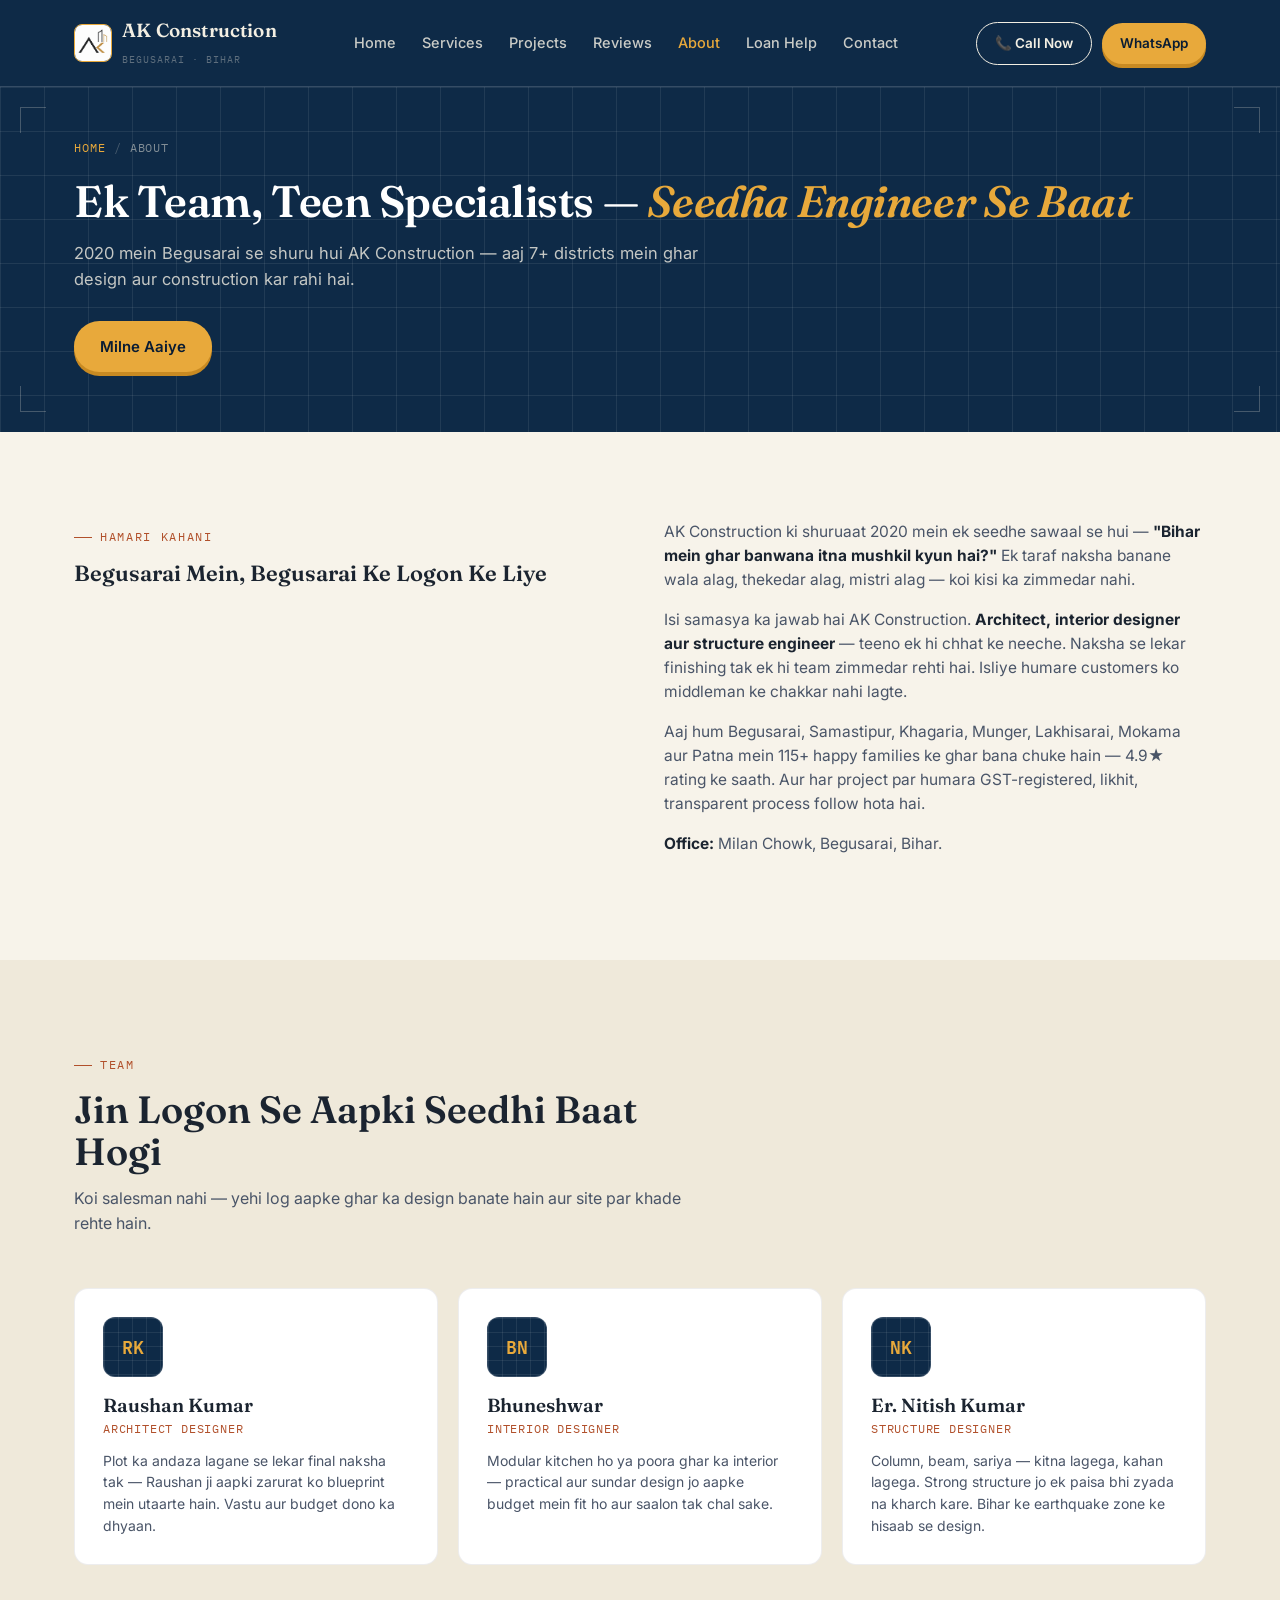
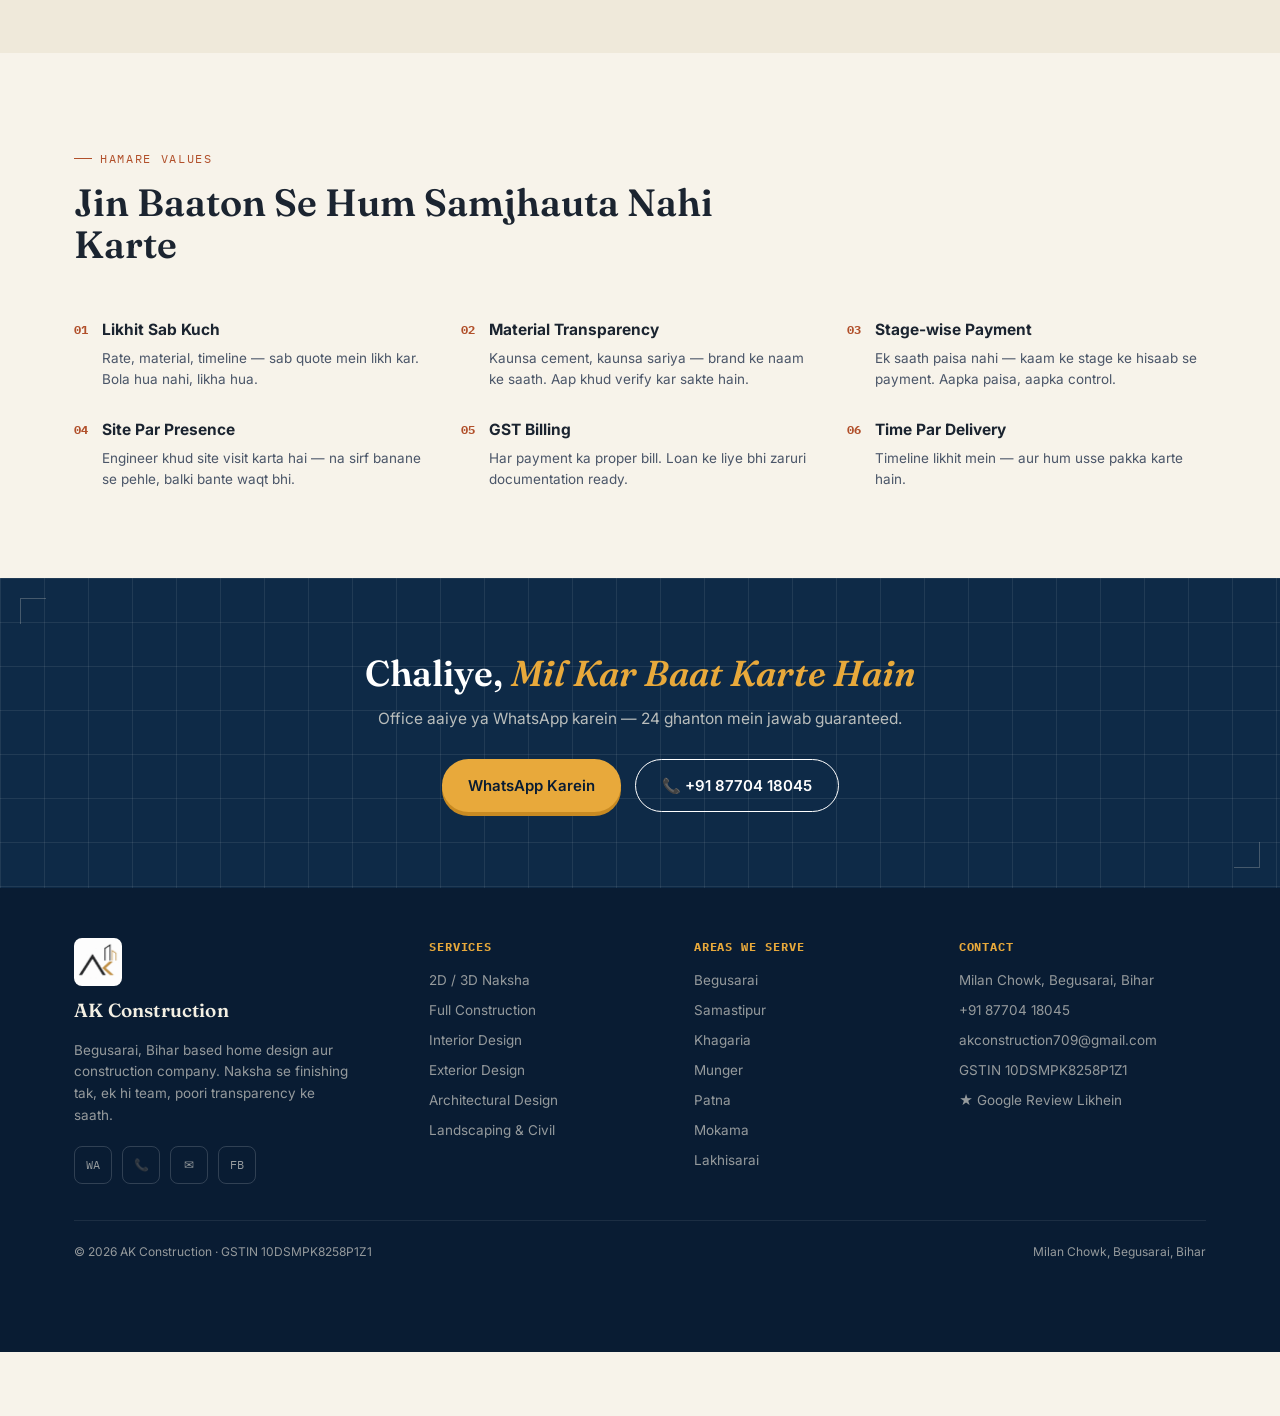
<file: about.html>
<!DOCTYPE html>
<html lang="en">
<head>
<meta charset="UTF-8">
<meta name="viewport" content="width=device-width, initial-scale=1.0">
<title>About AK Construction — Architect, Structural Engineer &amp; Home Design Team in Begusarai, Bihar</title>
<meta name="description" content="AK Construction team — Architect Raushan Kumar, Interior Designer Bhuneshwar, Structure Designer Er. Nitish Kumar. Est. 2020, GST registered, Begusarai, Bihar. 115+ reviews, 4.9★ rated.">
<meta name="keywords" content="about AK Construction, architect in Begusarai, interior designer Begusarai, structural engineer Bihar, civil contractor team Begusarai, Er Nitish Kumar construction">
<link rel="canonical" href="https://akconstructionhomedesign.com/about.html">
<meta property="og:type" content="website">
<meta property="og:site_name" content="AK Construction">
<meta property="og:title" content="About — AK Construction, Begusarai">
<meta property="og:description" content="Est. 2020. Architect, interior aur structure designer ki apni team — seedha engineer se baat.">
<meta property="og:url" content="https://akconstructionhomedesign.com/about.html">
<meta property="og:image" content="https://akconstructionhomedesign.com/assets/images/og-cover.jpg">
<meta property="og:locale" content="en_IN">
<link rel="preconnect" href="https://fonts.googleapis.com">
<link rel="preconnect" href="https://fonts.gstatic.com" crossorigin>
<link href="https://fonts.googleapis.com/css2?family=Fraunces:ital,opsz,wght@0,9..144,400;0,9..144,500;0,9..144,600;0,9..144,700;1,9..144,500&family=Inter:wght@400;500;600;700;800&family=IBM+Plex+Mono:wght@400;500;600&display=swap" rel="stylesheet">
<link rel="stylesheet" href="assets/css/style.css">
<link rel="icon" type="image/jpeg" href="assets/images/logo.jpg">
<script type="application/ld+json">
{
  "@context": "https://schema.org",
  "@type": "GeneralContractor",
  "@id": "https://akconstructionhomedesign.com/#business",
  "name": "AK Construction",
  "url": "https://akconstructionhomedesign.com/",
  "telephone": "+918770418045",
  "email": "akconstruction709@gmail.com",
  "address": { "@type": "PostalAddress", "streetAddress": "Milan Chowk", "addressLocality": "Begusarai", "addressRegion": "Bihar", "postalCode": "851101", "addressCountry": "IN" },
  "geo": { "@type": "GeoCoordinates", "latitude": 25.4288072, "longitude": 86.1301978 },
  "hasMap": "https://tinyurl.com/4sn3bjbs",
  "aggregateRating": { "@type": "AggregateRating", "ratingValue": "4.9", "reviewCount": "115", "bestRating": "5", "itemReviewed": { "@type": "GeneralContractor", "name": "AK Construction" } },
  "areaServed": [
    { "@type": "City", "name": "Begusarai" },
    { "@type": "City", "name": "Samastipur" },
    { "@type": "City", "name": "Khagaria" },
    { "@type": "City", "name": "Patna" },
    { "@type": "City", "name": "Mokama" },
    { "@type": "City", "name": "Lakhisarai" },
    { "@type": "City", "name": "Munger" }
  ],
  "knowsAbout": [
    "Architectural Design Begusarai",
    "Structural Engineering Bihar",
    "Turnkey Construction Contracting",
    "Interior & Exterior Design"
  ],
  "sameAs": ["https://www.facebook.com/akconstruction309136", "https://tinyurl.com/4sn3bjbs"],
  "taxID": "10DSMPK8258P1Z1"
}
</script>
</head>
<body>

<header>
  <div class="header-inner">
    <a href="index.html" class="logo">
      <img class="logo-mark logo-img" src="assets/images/logo.jpg" alt="AK Construction logo" width="38" height="38">
      <span>
        <span class="logo-text">AK Construction</span><br>
        <span class="logo-sub">Begusarai · Bihar</span>
      </span>
    </a>
    <nav class="main-nav" aria-label="Main navigation">
      <a href="index.html">Home</a>
      <a href="services.html">Services</a>
      <a href="projects.html">Projects</a>
      <a href="reviews.html">Reviews</a>
      <a href="about.html" aria-current="page">About</a>
      <a href="loan.html">Loan Help</a>
      <a href="contact.html">Contact</a>
    </nav>
    <div class="header-cta">
      <a class="btn btn-outline btn-sm" href="tel:+918770418045" style="color:var(--cream-text)"><span class="btn-label">📞 Call Now</span></a>
      <a class="btn btn-ochre btn-sm" href="https://wa.me/918770418045?text=Namaste%2C%20mujhe%20ghar%20banwana%20hai%2C%20please%20details%20bhejein." target="_blank" rel="noopener"><span class="btn-label">WhatsApp</span></a>
      <button class="nav-toggle" aria-label="Open menu" aria-expanded="false">☰</button>
    </div>
  </div>
  <div class="mobile-nav" id="mobileNav">
    <a href="index.html">Home</a>
    <a href="services.html">Services</a>
    <a href="projects.html">Projects</a>
    <a href="reviews.html">Reviews</a>
    <a href="about.html" aria-current="page">About</a>
    <a href="loan.html">Loan Help</a>
    <a href="contact.html">Contact</a>
  </div>
</header>

<!-- ============ PAGE HERO ============ -->
<section class="blueprint page-hero">
  <span class="corner-mark tl"></span>
  <span class="corner-mark tr"></span>
  <span class="corner-mark bl"></span>
  <span class="corner-mark br"></span>
  <div class="wrap">
    <div class="breadcrumb"><a href="index.html">Home</a><span class="sep">/</span><span>About</span></div>
    <h1>Ek Team, Teen Specialists — <em>Seedha Engineer Se Baat</em></h1>
    <p class="lede">2020 mein Begusarai se shuru hui AK Construction — aaj 7+ districts mein ghar design aur construction kar rahi hai.</p>
    <div class="page-hero-actions">
      <a href="contact.html" class="btn btn-ochre">Milne Aaiye</a>
    </div>
  </div>
</section>

<!-- ============ STORY ============ -->
<section>
  <div class="wrap two-col">
    <div>
      <div class="eyebrow" style="color:var(--terracotta-deep);margin-bottom:14px;">Hamari Kahani</div>
      <h3>Begusarai Mein, Begusarai Ke Logon Ke Liye</h3>
    </div>
    <div class="prose">
      <p>AK Construction ki shuruaat 2020 mein ek seedhe sawaal se hui — <strong>"Bihar mein ghar banwana itna mushkil kyun hai?"</strong> Ek taraf naksha banane wala alag, thekedar alag, mistri alag — koi kisi ka zimmedar nahi.</p>
      <p>Isi samasya ka jawab hai AK Construction. <strong>Architect, interior designer aur structure engineer</strong> — teeno ek hi chhat ke neeche. Naksha se lekar finishing tak ek hi team zimmedar rehti hai. Isliye humare customers ko middleman ke chakkar nahi lagte.</p>
      <p>Aaj hum Begusarai, Samastipur, Khagaria, Munger, Lakhisarai, Mokama aur Patna mein 115+ happy families ke ghar bana chuke hain — 4.9★ rating ke saath. Aur har project par humara GST-registered, likhit, transparent process follow hota hai.</p>
      <p><strong>Office:</strong> Milan Chowk, Begusarai, Bihar.</p>
    </div>
  </div>
</section>

<!-- ============ TEAM ============ -->
<section class="section-alt">
  <div class="wrap">
    <div class="section-head">
      <div class="eyebrow">Team</div>
      <h2>Jin Logon Se Aapki Seedhi Baat Hogi</h2>
      <p>Koi salesman nahi — yehi log aapke ghar ka design banate hain aur site par khade rehte hain.</p>
    </div>
    <div class="team-grid">

      <div class="team-card">
        <div class="team-avatar">RK</div>
        <h3>Raushan Kumar</h3>
        <div class="team-role">Architect Designer</div>
        <p>Plot ka andaza lagane se lekar final naksha tak — Raushan ji aapki zarurat ko blueprint mein utaarte hain. Vastu aur budget dono ka dhyaan.</p>
      </div>

      <div class="team-card">
        <div class="team-avatar">BN</div>
        <h3>Bhuneshwar</h3>
        <div class="team-role">Interior Designer</div>
        <p>Modular kitchen ho ya poora ghar ka interior — practical aur sundar design jo aapke budget mein fit ho aur saalon tak chal sake.</p>
      </div>

      <div class="team-card">
        <div class="team-avatar">NK</div>
        <h3>Er. Nitish Kumar</h3>
        <div class="team-role">Structure Designer</div>
        <p>Column, beam, sariya — kitna lagega, kahan lagega. Strong structure jo ek paisa bhi zyada na kharch kare. Bihar ke earthquake zone ke hisaab se design.</p>
      </div>

    </div>
  </div>
</section>

<!-- ============ VALUES ============ -->
<section>
  <div class="wrap">
    <div class="section-head">
      <div class="eyebrow">Hamare Values</div>
      <h2>Jin Baaton Se Hum Samjhauta Nahi Karte</h2>
    </div>
    <div class="why-grid">
      <div class="why-item"><div class="why-num">01</div><div><h4>Likhit Sab Kuch</h4><p>Rate, material, timeline — sab quote mein likh kar. Bola hua nahi, likha hua.</p></div></div>
      <div class="why-item"><div class="why-num">02</div><div><h4>Material Transparency</h4><p>Kaunsa cement, kaunsa sariya — brand ke naam ke saath. Aap khud verify kar sakte hain.</p></div></div>
      <div class="why-item"><div class="why-num">03</div><div><h4>Stage-wise Payment</h4><p>Ek saath paisa nahi — kaam ke stage ke hisaab se payment. Aapka paisa, aapka control.</p></div></div>
      <div class="why-item"><div class="why-num">04</div><div><h4>Site Par Presence</h4><p>Engineer khud site visit karta hai — na sirf banane se pehle, balki bante waqt bhi.</p></div></div>
      <div class="why-item"><div class="why-num">05</div><div><h4>GST Billing</h4><p>Har payment ka proper bill. Loan ke liye bhi zaruri documentation ready.</p></div></div>
      <div class="why-item"><div class="why-num">06</div><div><h4>Time Par Delivery</h4><p>Timeline likhit mein — aur hum usse pakka karte hain.</p></div></div>
    </div>
  </div>
</section>

<!-- ============ CTA ============ -->
<div class="cta-band">
  <span class="corner-mark tl"></span>
  <span class="corner-mark br"></span>
  <div class="wrap">
    <h2>Chaliye, <em>Mil Kar Baat Karte Hain</em></h2>
    <p>Office aaiye ya WhatsApp karein — 24 ghanton mein jawab guaranteed.</p>
    <div class="btn-row">
      <a href="https://wa.me/918770418045?text=Namaste%2C%20mujhe%20aapki%20team%20se%20baat%20karni%20hai." target="_blank" rel="noopener" class="btn btn-ochre">WhatsApp Karein</a>
      <a href="tel:+918770418045" class="btn btn-outline" style="color:#fff;">📞 +91 87704 18045</a>
    </div>
  </div>
</div>

<!-- ============ FOOTER ============ -->
<footer>
  <div class="wrap">
    <div class="footer-grid">
      <div class="footer-brand">
        <img class="footer-logo" src="assets/images/logo.jpg" alt="AK Construction logo" width="48" height="48" loading="lazy">
        <span class="logo-text">AK Construction</span>
        <p>Begusarai, Bihar based home design aur construction company. Naksha se finishing tak, ek hi team, poori transparency ke saath.</p>
        <div class="contact-socials">
          <a class="soc-btn" href="https://wa.me/918770418045" target="_blank" rel="noopener" aria-label="WhatsApp">WA</a>
          <a class="soc-btn" href="tel:+918770418045" aria-label="Call">📞</a>
          <a class="soc-btn" href="mailto:akconstruction709@gmail.com" aria-label="Email">✉</a>
          <a class="soc-btn" href="https://www.facebook.com/akconstruction309136" target="_blank" rel="noopener" aria-label="Facebook">FB</a>
        </div>
      </div>
      <div>
        <h5>Services</h5>
        <ul>
          <li><a href="services.html#naksha">2D / 3D Naksha</a></li>
          <li><a href="services.html#construction">Full Construction</a></li>
          <li><a href="services.html#interior">Interior Design</a></li>
          <li><a href="services.html#exterior">Exterior Design</a></li>
          <li><a href="services.html#architectural">Architectural Design</a></li>
          <li><a href="services.html#landscaping">Landscaping &amp; Civil</a></li>
        </ul>
      </div>
      <div>
        <h5>Areas We Serve</h5>
        <ul>
          <li><a href="begusarai.html">Begusarai</a></li>
          <li><a href="samastipur.html">Samastipur</a></li>
          <li><a href="khagaria.html">Khagaria</a></li>
          <li><a href="munger.html">Munger</a></li>
          <li><a href="patna.html">Patna</a></li>
          <li><a href="mokama.html">Mokama</a></li>
          <li><a href="lakhisarai.html">Lakhisarai</a></li>
        </ul>
      </div>
      <div>
        <h5>Contact</h5>
        <ul>
          <li>Milan Chowk, Begusarai, Bihar</li>
          <li><a href="tel:+918770418045">+91 87704 18045</a></li>
          <li><a href="mailto:akconstruction709@gmail.com">akconstruction709@gmail.com</a></li>
          <li>GSTIN 10DSMPK8258P1Z1</li>
          <li><a href="https://tinyurl.com/4sn3bjbs" target="_blank" rel="noopener">★ Google Review Likhein</a></li>
        </ul>
      </div>
    </div>
    <div class="footer-bottom">
      <span>© 2026 AK Construction · GSTIN 10DSMPK8258P1Z1</span>
      <span>Milan Chowk, Begusarai, Bihar</span>
    </div>
  </div>
</footer>

<div class="mobile-bar">
  <div class="mobile-bar-inner">
    <a class="call" href="tel:+918770418045">📞 Call Now</a>
    <a class="wa" href="https://wa.me/918770418045?text=Namaste%2C%20mujhe%20ghar%20banwana%20hai%2C%20please%20details%20bhejein." target="_blank" rel="noopener">💬 WhatsApp</a>
  </div>
</div>

<script src="assets/js/main.js"></script>
</body>
</html>
</file>
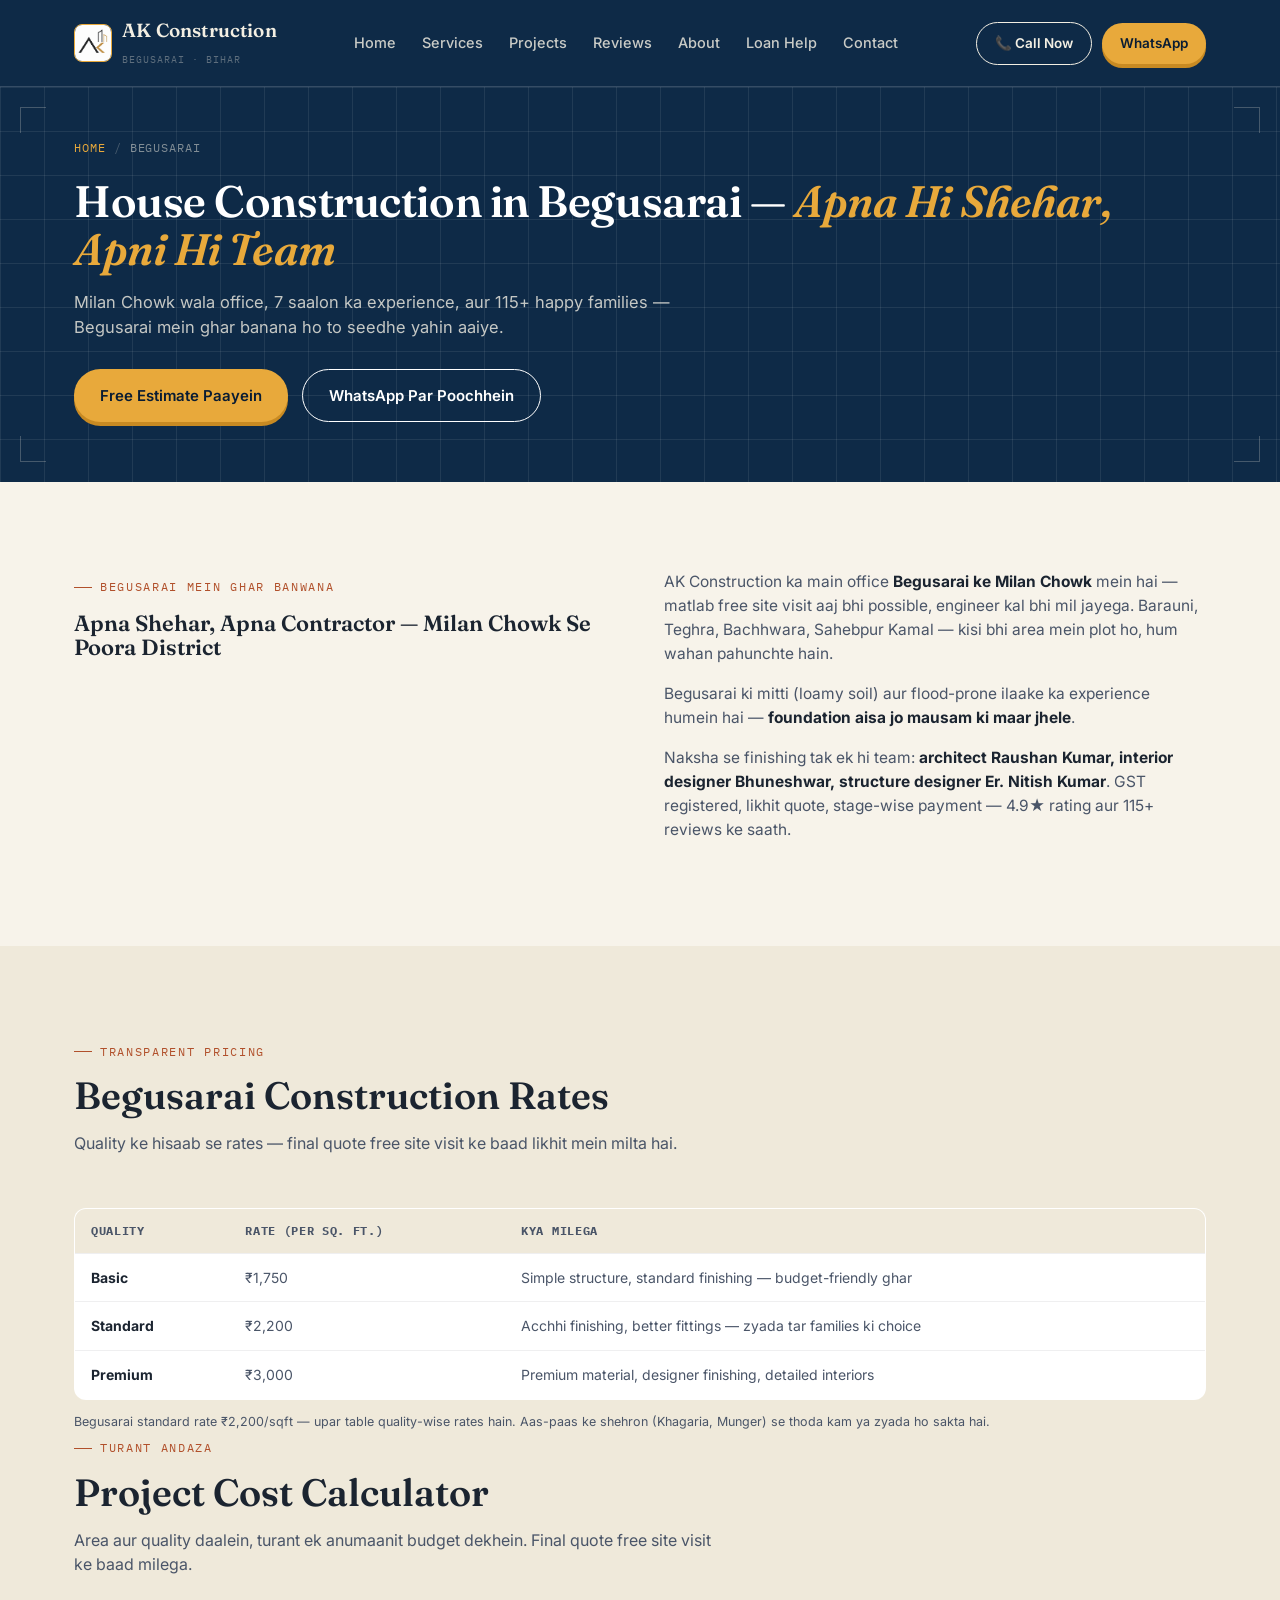
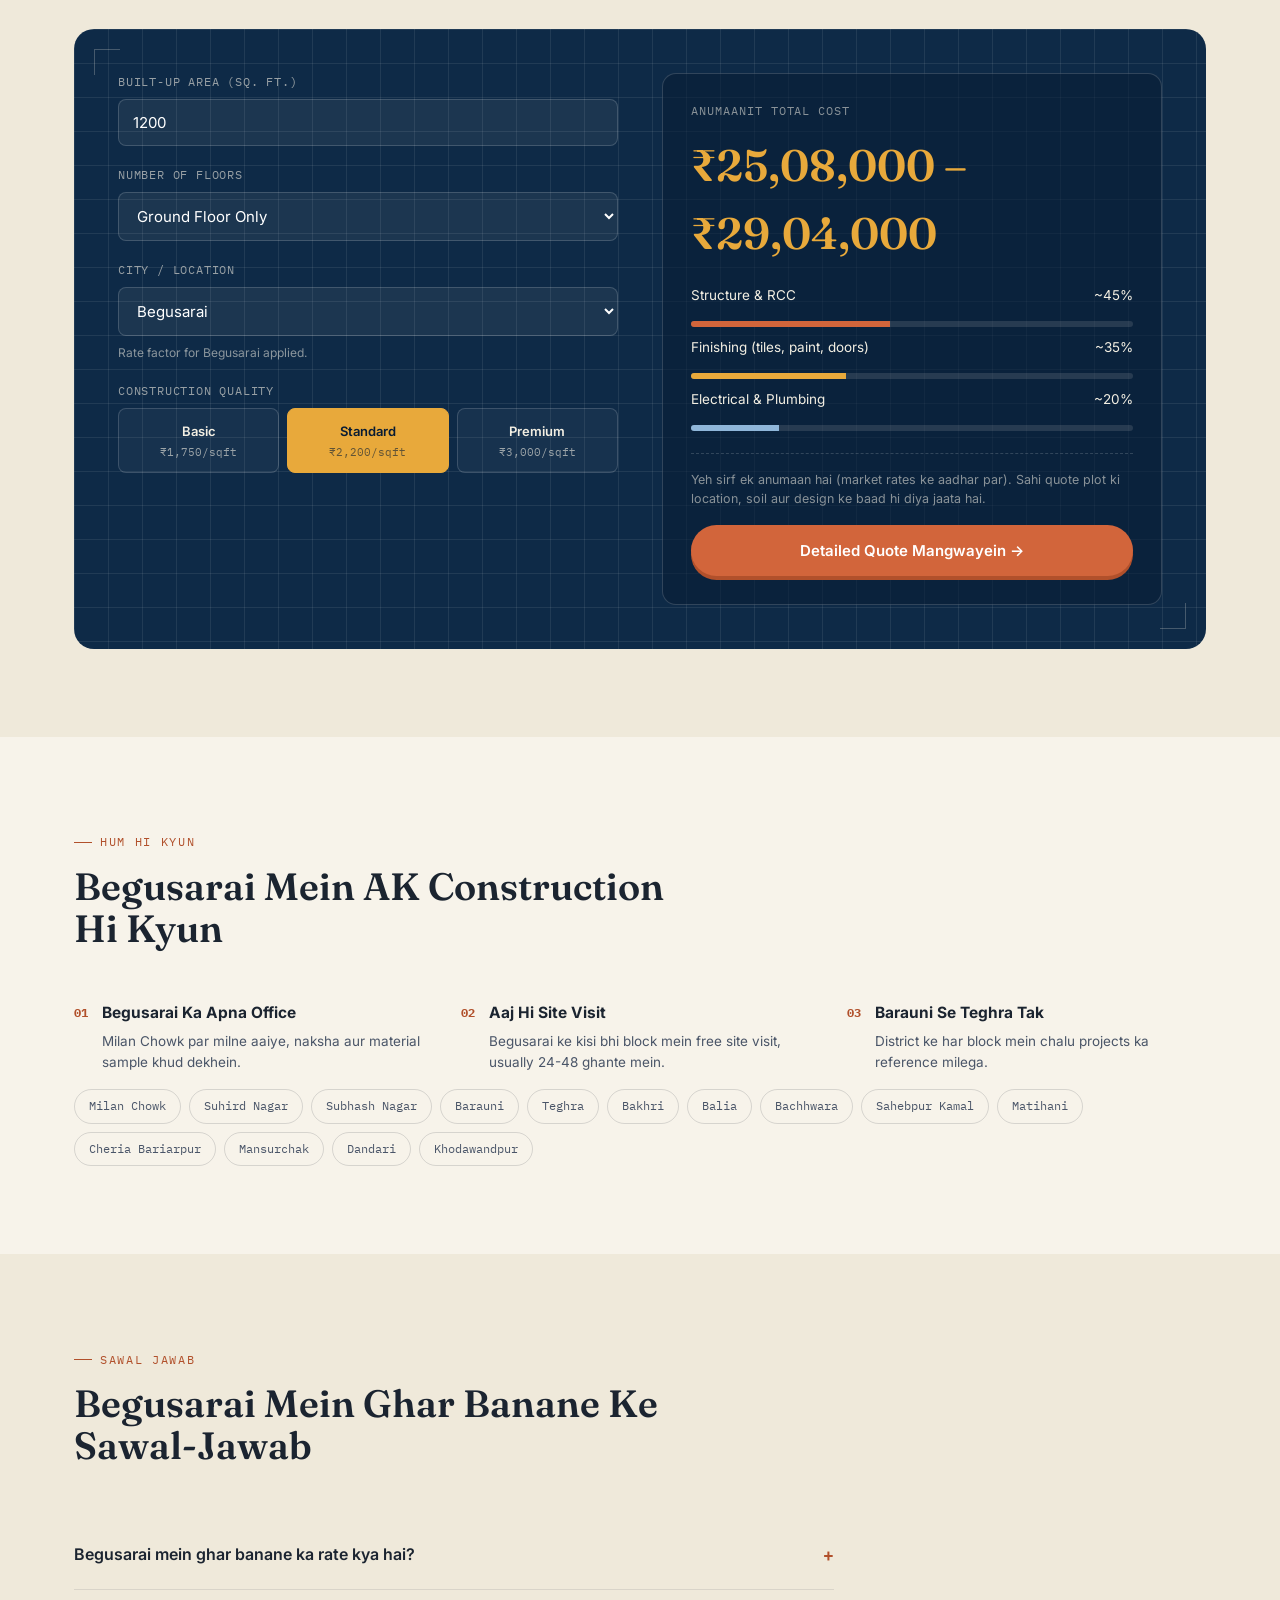
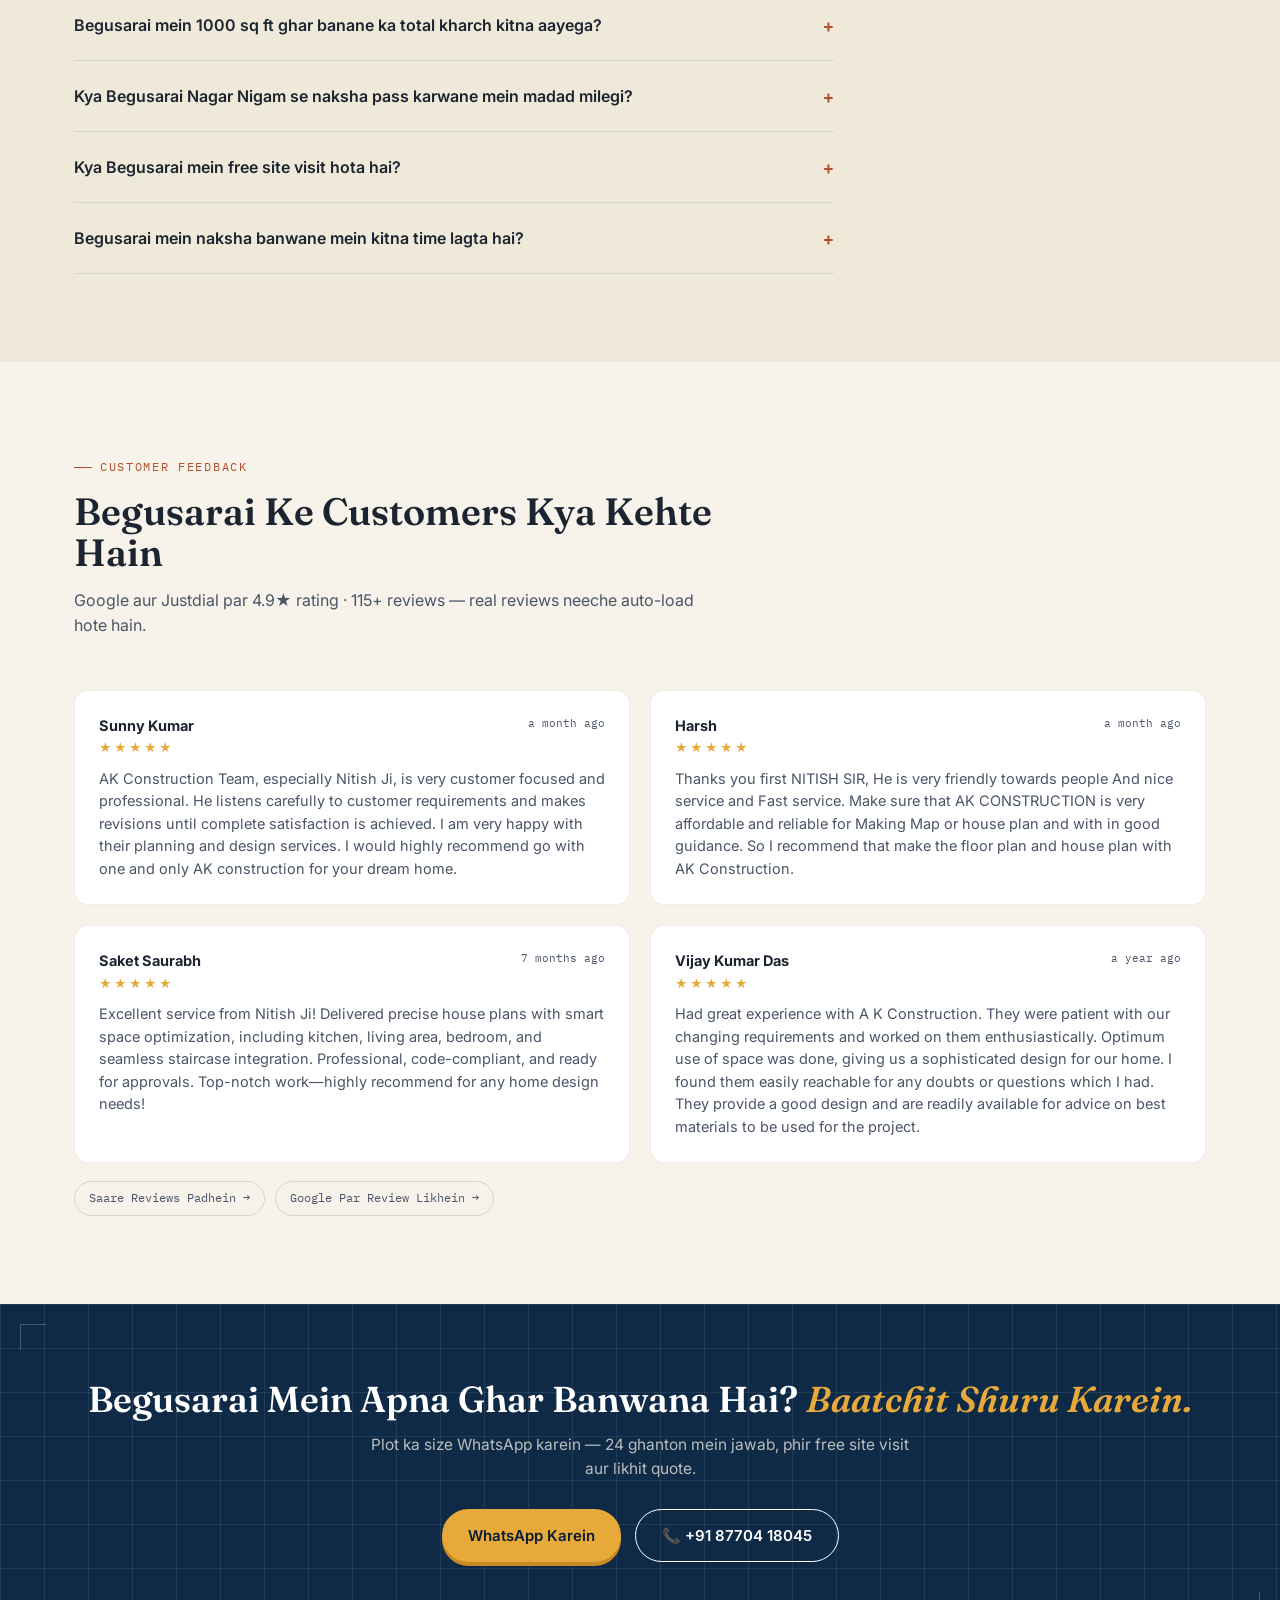
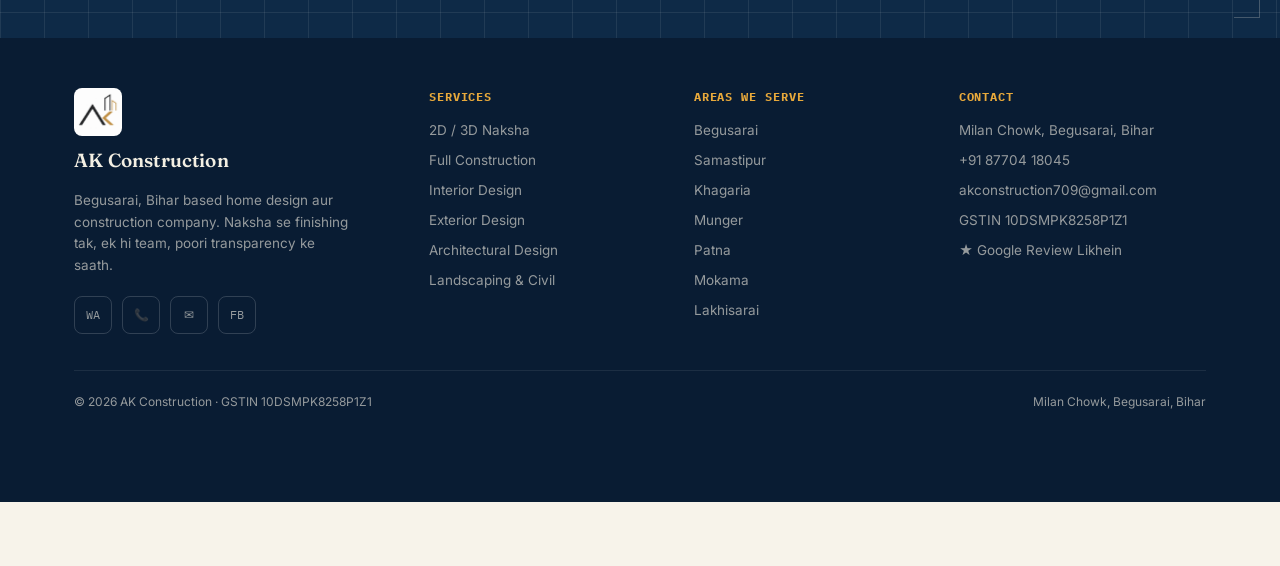
<file: begusarai.html>
<!DOCTYPE html>
<html lang="en">
<head>
<meta charset="UTF-8">
<meta name="viewport" content="width=device-width, initial-scale=1.0">
<title>House Construction in Begusarai — Duplex Design, Turnkey Contractor &amp; Naksha | AK Construction</title>
<meta name="description" content="House construction in Begusarai — AK Construction. 2D/3D Vastu naksha, duplex design, turnkey construction with material, modular kitchen, Nagar Nigam map pass. 4.9★ rated, GST registered. Call +91 87704 18045 for free site visit.">
<meta name="keywords" content="house construction in Begusarai, contractor in Begusarai, duplex house design Begusarai, ghar banane wala thekedar Begusarai, naksha Begusarai nagar nigam, civil contractor Begusarai, AK Construction Begusarai">
<link rel="canonical" href="https://akconstructionhomedesign.com/begusarai.html">
<meta property="og:type" content="website">
<meta property="og:site_name" content="AK Construction">
<meta property="og:title" content="House Construction in Begusarai — AK Construction">
<meta property="og:description" content="Milan Chowk wala office, 7 saalon ka experience — Begusarai mein naksha se finishing tak ek hi team. Free site visit paayein.">
<meta property="og:url" content="https://akconstructionhomedesign.com/begusarai.html">
<meta property="og:image" content="https://akconstructionhomedesign.com/assets/images/og-cover.jpg">
<meta property="og:locale" content="en_IN">
<link rel="preconnect" href="https://fonts.googleapis.com">
<link rel="preconnect" href="https://fonts.gstatic.com" crossorigin>
<link href="https://fonts.googleapis.com/css2?family=Fraunces:ital,opsz,wght@0,9..144,400;0,9..144,500;0,9..144,600;0,9..144,700;1,9..144,500&family=Inter:wght@400;500;600;700;800&family=IBM+Plex+Mono:wght@400;500;600&display=swap" rel="stylesheet">
<link rel="stylesheet" href="assets/css/style.css">
<link rel="icon" type="image/jpeg" href="assets/images/logo.jpg">
<script type="application/ld+json">
{
  "@context": "https://schema.org",
  "@type": "GeneralContractor",
  "@id": "https://akconstructionhomedesign.com/#business",
  "name": "AK Construction",
  "url": "https://akconstructionhomedesign.com/",
  "telephone": "+918770418045",
  "email": "akconstruction709@gmail.com",
  "address": { "@type": "PostalAddress", "streetAddress": "Milan Chowk", "addressLocality": "Begusarai", "addressRegion": "Bihar", "postalCode": "851101", "addressCountry": "IN" },
  "geo": { "@type": "GeoCoordinates", "latitude": 25.4288072, "longitude": 86.1301978 },
  "hasMap": "https://tinyurl.com/4sn3bjbs",
  "aggregateRating": { "@type": "AggregateRating", "ratingValue": "4.9", "reviewCount": "115", "bestRating": "5", "itemReviewed": { "@type": "GeneralContractor", "name": "AK Construction" } },
  "areaServed": [
    { "@type": "City", "name": "Begusarai" },
    { "@type": "City", "name": "Samastipur" },
    { "@type": "City", "name": "Khagaria" },
    { "@type": "City", "name": "Patna" },
    { "@type": "City", "name": "Mokama" },
    { "@type": "City", "name": "Lakhisarai" },
    { "@type": "City", "name": "Munger" }
  ],
  "knowsAbout": [
    "House Construction in Begusarai",
    "Duplex House Design",
    "2D 3D Vastu Naksha",
    "Nagar Nigam Begusarai Building Map Approval",
    "Turnkey Construction With Material",
    "Modular Kitchen & Interior Work"
  ],
  "sameAs": ["https://www.facebook.com/akconstruction309136", "https://tinyurl.com/4sn3bjbs"],
  "taxID": "10DSMPK8258P1Z1"
}
</script>
<script type="application/ld+json">
{
  "@context": "https://schema.org",
  "@type": "FAQPage",
  "mainEntity": [
    {
      "@type": "Question",
      "name": "Begusarai mein ghar banane ka rate kya hai?",
      "acceptedAnswer": { "@type": "Answer", "text": "Begusarai mein basic construction ₹1,750/sqft se shuru hota hai, standard ₹2,200/sqft aur premium ₹3,000/sqft tak. Exact rate plot ki location, soil aur design par nirbhar hai — free site visit ke baad likhit quote milta hai." }
    },
    {
      "@type": "Question",
      "name": "Begusarai mein 1000 sq ft ghar banane ka total kharch kitna aayega?",
      "acceptedAnswer": { "@type": "Answer", "text": "1000 sq ft built-up area ke liye standard package mein lagbhag ₹21-22 Lakhs ka kharch aata hai with material, foundation to painting." }
    },
    {
      "@type": "Question",
      "name": "Kya Begusarai Nagar Nigam se naksha pass karwane mein madad milegi?",
      "acceptedAnswer": { "@type": "Answer", "text": "Haan, Nagar Nigam ke building by-laws ke mutabiq 2D architectural drawings aur structural safety drawings hum provide karte hain." }
    },
    {
      "@type": "Question",
      "name": "Kya Begusarai mein free site visit hota hai?",
      "acceptedAnswer": { "@type": "Answer", "text": "Haan, bilkul. Plot ki location, soil condition aur approach road dekhne ke baad hi hum quote dete hain. WhatsApp karein, hum date fix kar denge." }
    },
    {
      "@type": "Question",
      "name": "Begusarai mein naksha banwane mein kitna time lagta hai?",
      "acceptedAnswer": { "@type": "Answer", "text": "Aam taur par 7-10 din — site measurement ke baad draft naksha, aapke changes ke saath final 2D/3D plan. Nagar Nigam approval ke liye ready drawings bhi dete hain." }
    }
  ]
}
</script>
</head>
<body>

<header>
  <div class="header-inner">
    <a href="index.html" class="logo">
      <img class="logo-mark logo-img" src="assets/images/logo.jpg" alt="AK Construction logo" width="38" height="38">
      <span>
        <span class="logo-text">AK Construction</span><br>
        <span class="logo-sub">Begusarai · Bihar</span>
      </span>
    </a>
    <nav class="main-nav" aria-label="Main navigation">
      <a href="index.html">Home</a>
      <a href="services.html">Services</a>
      <a href="projects.html">Projects</a>
      <a href="reviews.html">Reviews</a>
      <a href="about.html">About</a>
      <a href="loan.html">Loan Help</a>
      <a href="contact.html">Contact</a>
    </nav>
    <div class="header-cta">
      <a class="btn btn-outline btn-sm" href="tel:+918770418045" style="color:var(--cream-text)"><span class="btn-label">📞 Call Now</span></a>
      <a class="btn btn-ochre btn-sm" href="https://wa.me/918770418045?text=Namaste%2C%20mujhe%20ghar%20banwana%20hai%2C%20please%20details%20bhejein." target="_blank" rel="noopener"><span class="btn-label">WhatsApp</span></a>
      <button class="nav-toggle" aria-label="Open menu" aria-expanded="false">☰</button>
    </div>
  </div>
  <div class="mobile-nav" id="mobileNav">
    <a href="index.html">Home</a>
    <a href="services.html">Services</a>
    <a href="projects.html">Projects</a>
    <a href="reviews.html">Reviews</a>
    <a href="about.html">About</a>
    <a href="loan.html">Loan Help</a>
    <a href="contact.html">Contact</a>
  </div>
</header>

<section class="blueprint page-hero">
  <span class="corner-mark tl"></span>
  <span class="corner-mark tr"></span>
  <span class="corner-mark bl"></span>
  <span class="corner-mark br"></span>
  <div class="wrap">
    <div class="breadcrumb"><a href="index.html">Home</a><span class="sep">/</span><span>Begusarai</span></div>
    <h1>House Construction in Begusarai — <em>Apna Hi Shehar, Apni Hi Team</em></h1>
    <p class="lede">Milan Chowk wala office, 7 saalon ka experience, aur 115+ happy families — Begusarai mein ghar banana ho to seedhe yahin aaiye.</p>
    <div class="page-hero-actions">
      <a href="contact.html" class="btn btn-ochre">Free Estimate Paayein</a>
      <a href="https://wa.me/918770418045?text=Namaste%2C%20mujhe%20ghar%20banwana%20hai%2C%20please%20details%20bhejein." target="_blank" rel="noopener" class="btn btn-outline" style="color:#fff;">WhatsApp Par Poochhein</a>
    </div>
  </div>
</section>

<section>
  <div class="wrap two-col">
    <div>
      <div class="eyebrow" style="color:var(--terracotta-deep);margin-bottom:14px;">Begusarai Mein Ghar Banwana</div>
      <h3>Apna Shehar, Apna Contractor — Milan Chowk Se Poora District</h3>
    </div>
    <div class="prose">
      <p>AK Construction ka main office <strong>Begusarai ke Milan Chowk</strong> mein hai — matlab free site visit aaj bhi possible, engineer kal bhi mil jayega. Barauni, Teghra, Bachhwara, Sahebpur Kamal — kisi bhi area mein plot ho, hum wahan pahunchte hain.</p>
      <p>Begusarai ki mitti (loamy soil) aur flood-prone ilaake ka experience humein hai — <strong>foundation aisa jo mausam ki maar jhele</strong>.</p>
      <p>Naksha se finishing tak ek hi team: <strong>architect Raushan Kumar, interior designer Bhuneshwar, structure designer Er. Nitish Kumar</strong>. GST registered, likhit quote, stage-wise payment — 4.9★ rating aur 115+ reviews ke saath.</p>
    </div>
  </div>
</section>

<section class="section-alt">
  <div class="wrap">
    <div class="section-head">
      <div class="eyebrow">Transparent Pricing</div>
      <h2>Begusarai Construction Rates</h2>
      <p>Quality ke hisaab se rates — final quote free site visit ke baad likhit mein milta hai.</p>
    </div>
    <div class="rates-wrap">
      <table class="rates-table">
        <thead>
          <tr><th>Quality</th><th>Rate (per sq. ft.)</th><th>Kya Milega</th></tr>
        </thead>
        <tbody>
          <tr><td><strong>Basic</strong></td><td>₹1,750</td><td>Simple structure, standard finishing — budget-friendly ghar</td></tr>
          <tr><td><strong>Standard</strong></td><td>₹2,200</td><td>Acchhi finishing, better fittings — zyada tar families ki choice</td></tr>
          <tr><td><strong>Premium</strong></td><td>₹3,000</td><td>Premium material, designer finishing, detailed interiors</td></tr>
        </tbody>
      </table>
    </div>
    <p class="rates-note">Begusarai standard rate ₹2,200/sqft — upar table quality-wise rates hain. Aas-paas ke shehron (Khagaria, Munger) se thoda kam ya zyada ho sakta hai.</p>

    <div class="section-head">
      <div class="eyebrow">Turant Andaza</div>
      <h2>Project Cost Calculator</h2>
      <p>Area aur quality daalein, turant ek anumaanit budget dekhein. Final quote free site visit ke baad milega.</p>
    </div>

    <div class="calc-shell">
      <span class="corner-mark tl"></span>
      <span class="corner-mark br"></span>
      <div class="calc-grid">
        <div class="calc-form">
          <div class="field">
            <label for="area">Built-up Area (Sq. Ft.)</label>
            <input type="number" id="area" min="200" max="20000" value="1200" step="50">
          </div>
          <div class="field">
            <label for="floors">Number of Floors</label>
            <select id="floors">
              <option value="1">Ground Floor Only</option>
              <option value="2">Ground + 1</option>
              <option value="3">Ground + 2</option>
            </select>
          </div>
          <div class="field">
            <label for="city">City / Location</label>
            <select id="city">
              <option value="1" selected>Begusarai</option>
              <option value="0.98">Khagaria</option>
              <option value="0.98">Samastipur</option>
              <option value="0.98">Mokama</option>
              <option value="0.98">Lakhisarai</option>
              <option value="0.97">Munger</option>
              <option value="1.08">Patna</option>
              <option value="1.02">Muzaffarpur</option>
              <option value="1.03">Darbhanga</option>
              <option value="1.03">Bhagalpur</option>
            </select>
            <p id="cityNote" style="font-size:12px;color:rgba(243,239,227,0.55);margin-top:8px;"></p>
          </div>
          <div class="field">
            <label>Construction Quality</label>
            <div class="tier-row" id="tierRow">
              <div class="tier-btn" data-rate="1750">Basic<small>₹1,750/sqft</small></div>
              <div class="tier-btn active" data-rate="2200">Standard<small>₹2,200/sqft</small></div>
              <div class="tier-btn" data-rate="3000">Premium<small>₹3,000/sqft</small></div>
            </div>
          </div>
        </div>

        <div class="calc-result">
          <div>
            <div class="result-label">Anumaanit Total Cost</div>
            <div class="result-amount" id="resultAmount">₹21,00,000 – ₹23,10,000</div>
            <div class="breakup">
              <div class="breakup-row"><span>Structure &amp; RCC</span><span>~45%</span></div>
              <div class="breakup-bar"><div class="breakup-fill" style="width:45%;"></div></div>
              <div class="breakup-row"><span>Finishing (tiles, paint, doors)</span><span>~35%</span></div>
              <div class="breakup-bar"><div class="breakup-fill" style="width:35%; background:var(--ochre);"></div></div>
              <div class="breakup-row"><span>Electrical &amp; Plumbing</span><span>~20%</span></div>
              <div class="breakup-bar"><div class="breakup-fill" style="width:20%; background:#8FB6D9;"></div></div>
            </div>
          </div>
          <div>
            <div class="calc-disclaimer">Yeh sirf ek anumaan hai (market rates ke aadhar par). Sahi quote plot ki location, soil aur design ke baad hi diya jaata hai.</div>
            <a href="contact.html" class="btn btn-terracotta" style="width:100%;">Detailed Quote Mangwayein →</a>
          </div>
        </div>
      </div>
    </div>
  </div>
</section>

<section>
  <div class="wrap">
    <div class="section-head">
      <div class="eyebrow">Hum Hi Kyun</div>
      <h2>Begusarai Mein AK Construction Hi Kyun</h2>
    </div>
    <div class="why-grid">
      <div class="why-item"><div class="why-num">01</div><div><h4>Begusarai Ka Apna Office</h4><p>Milan Chowk par milne aaiye, naksha aur material sample khud dekhein.</p></div></div>
      <div class="why-item"><div class="why-num">02</div><div><h4>Aaj Hi Site Visit</h4><p>Begusarai ke kisi bhi block mein free site visit, usually 24-48 ghante mein.</p></div></div>
      <div class="why-item"><div class="why-num">03</div><div><h4>Barauni Se Teghra Tak</h4><p>District ke har block mein chalu projects ka reference milega.</p></div></div>
    </div>
    <div class="tag-row" style="flex-wrap:wrap;gap:8px;margin-top:16px;">
      <span class="tag-chip">Milan Chowk</span>
      <span class="tag-chip">Suhird Nagar</span>
      <span class="tag-chip">Subhash Nagar</span>
      <span class="tag-chip">Barauni</span>
      <span class="tag-chip">Teghra</span>
      <span class="tag-chip">Bakhri</span>
      <span class="tag-chip">Balia</span>
      <span class="tag-chip">Bachhwara</span>
      <span class="tag-chip">Sahebpur Kamal</span>
      <span class="tag-chip">Matihani</span>
      <span class="tag-chip">Cheria Bariarpur</span>
      <span class="tag-chip">Mansurchak</span>
      <span class="tag-chip">Dandari</span>
      <span class="tag-chip">Khodawandpur</span>
    </div>
  </div>
</section>

<section class="section-alt">
  <div class="wrap">
    <div class="section-head">
      <div class="eyebrow">Sawal Jawab</div>
      <h2>Begusarai Mein Ghar Banane Ke Sawal-Jawab</h2>
    </div>
    <div class="faq-list">

      <div class="faq-item">
        <button class="faq-q"><span>Begusarai mein ghar banane ka rate kya hai?</span><span class="icon">+</span></button>
        <div class="faq-a"><p>Begusarai mein basic construction ₹1,750/sqft se shuru hota hai, standard ₹2,200/sqft aur premium ₹3,000/sqft tak. Exact rate plot ki location, soil aur design par nirbhar hai — free site visit ke baad likhit quote milta hai.</p></div>
      </div>

      <div class="faq-item">
        <button class="faq-q"><span>Begusarai mein 1000 sq ft ghar banane ka total kharch kitna aayega?</span><span class="icon">+</span></button>
        <div class="faq-a"><p>1000 sq ft built-up area ke liye standard package mein lagbhag ₹21-22 Lakhs ka kharch aata hai with material, foundation to painting.</p></div>
      </div>

      <div class="faq-item">
        <button class="faq-q"><span>Kya Begusarai Nagar Nigam se naksha pass karwane mein madad milegi?</span><span class="icon">+</span></button>
        <div class="faq-a"><p>Haan, Nagar Nigam ke building by-laws ke mutabiq 2D architectural drawings aur structural safety drawings hum provide karte hain.</p></div>
      </div>

      <div class="faq-item">
        <button class="faq-q"><span>Kya Begusarai mein free site visit hota hai?</span><span class="icon">+</span></button>
        <div class="faq-a"><p>Haan, bilkul. Plot ki location, soil condition aur approach road dekhne ke baad hi hum quote dete hain. WhatsApp karein, hum date fix kar denge.</p></div>
      </div>

      <div class="faq-item">
        <button class="faq-q"><span>Begusarai mein naksha banwane mein kitna time lagta hai?</span><span class="icon">+</span></button>
        <div class="faq-a"><p>Aam taur par 7-10 din — site measurement ke baad draft naksha, aapke changes ke saath final 2D/3D plan. Nagar Nigam approval ke liye ready drawings bhi dete hain.</p></div>
      </div>

    </div>
  </div>
</section>

<section>
  <div class="wrap">
    <div class="section-head">
      <div class="eyebrow">Customer Feedback</div>
      <h2>Begusarai Ke Customers Kya Kehte Hain</h2>
      <p>Google aur Justdial par 4.9★ rating · 115+ reviews — real reviews neeche auto-load hote hain.</p>
    </div>
    <div class="review-grid" id="reviewList">
      <div class="testi-card">
        <div class="ph-title">Reviews Load Ho Rahe Hain…</div>
        <p>Google se real customer reviews yahan dikhte hain.</p>
      </div>
    </div>
    <div class="tag-row">
      <span class="tag-chip"><a href="reviews.html">Saare Reviews Padhein →</a></span>
      <span class="tag-chip"><a href="https://tinyurl.com/4sn3bjbs" target="_blank" rel="noopener">Google Par Review Likhein →</a></span>
    </div>
  </div>
</section>

<div class="cta-band">
  <span class="corner-mark tl"></span>
  <span class="corner-mark br"></span>
  <div class="wrap">
    <h2>Begusarai Mein Apna Ghar Banwana Hai? <em>Baatchit Shuru Karein.</em></h2>
    <p>Plot ka size WhatsApp karein — 24 ghanton mein jawab, phir free site visit aur likhit quote.</p>
    <div class="btn-row">
      <a href="https://wa.me/918770418045?text=Namaste%2C%20mujhe%20ghar%20banwana%20hai%2C%20please%20details%20bhejein." target="_blank" rel="noopener" class="btn btn-ochre">WhatsApp Karein</a>
      <a href="tel:+918770418045" class="btn btn-outline" style="color:#fff;">📞 +91 87704 18045</a>
    </div>
  </div>
</div>

<footer>
  <div class="wrap">
    <div class="footer-grid">
      <div class="footer-brand">
        <img class="footer-logo" src="assets/images/logo.jpg" alt="AK Construction logo" width="48" height="48" loading="lazy">
        <span class="logo-text">AK Construction</span>
        <p>Begusarai, Bihar based home design aur construction company. Naksha se finishing tak, ek hi team, poori transparency ke saath.</p>
        <div class="contact-socials">
          <a class="soc-btn" href="https://wa.me/918770418045" target="_blank" rel="noopener" aria-label="WhatsApp">WA</a>
          <a class="soc-btn" href="tel:+918770418045" aria-label="Call">📞</a>
          <a class="soc-btn" href="mailto:akconstruction709@gmail.com" aria-label="Email">✉</a>
          <a class="soc-btn" href="https://www.facebook.com/akconstruction309136" target="_blank" rel="noopener" aria-label="Facebook">FB</a>
        </div>
      </div>
      <div>
        <h5>Services</h5>
        <ul>
          <li><a href="services.html#naksha">2D / 3D Naksha</a></li>
          <li><a href="services.html#construction">Full Construction</a></li>
          <li><a href="services.html#interior">Interior Design</a></li>
          <li><a href="services.html#exterior">Exterior Design</a></li>
          <li><a href="services.html#architectural">Architectural Design</a></li>
          <li><a href="services.html#landscaping">Landscaping &amp; Civil</a></li>
        </ul>
      </div>
      <div>
        <h5>Areas We Serve</h5>
        <ul>
          <li><a href="begusarai.html">Begusarai</a></li>
          <li><a href="samastipur.html">Samastipur</a></li>
          <li><a href="khagaria.html">Khagaria</a></li>
          <li><a href="munger.html">Munger</a></li>
          <li><a href="patna.html">Patna</a></li>
          <li><a href="mokama.html">Mokama</a></li>
          <li><a href="lakhisarai.html">Lakhisarai</a></li>
        </ul>
      </div>
      <div>
        <h5>Contact</h5>
        <ul>
          <li>Milan Chowk, Begusarai, Bihar</li>
          <li><a href="tel:+918770418045">+91 87704 18045</a></li>
          <li><a href="mailto:akconstruction709@gmail.com">akconstruction709@gmail.com</a></li>
          <li>GSTIN 10DSMPK8258P1Z1</li>
          <li><a href="https://tinyurl.com/4sn3bjbs" target="_blank" rel="noopener">★ Google Review Likhein</a></li>
        </ul>
      </div>
    </div>
    <div class="footer-bottom">
      <span>© 2026 AK Construction · GSTIN 10DSMPK8258P1Z1</span>
      <span>Milan Chowk, Begusarai, Bihar</span>
    </div>
  </div>
</footer>

<div class="mobile-bar">
  <div class="mobile-bar-inner">
    <a class="call" href="tel:+918770418045">📞 Call Now</a>
    <a class="wa" href="https://wa.me/918770418045?text=Namaste%2C%20mujhe%20ghar%20banwana%20hai%2C%20please%20details%20bhejein." target="_blank" rel="noopener">💬 WhatsApp</a>
  </div>
</div>

<script src="assets/js/main.js"></script>
</body>
</html>
</file>
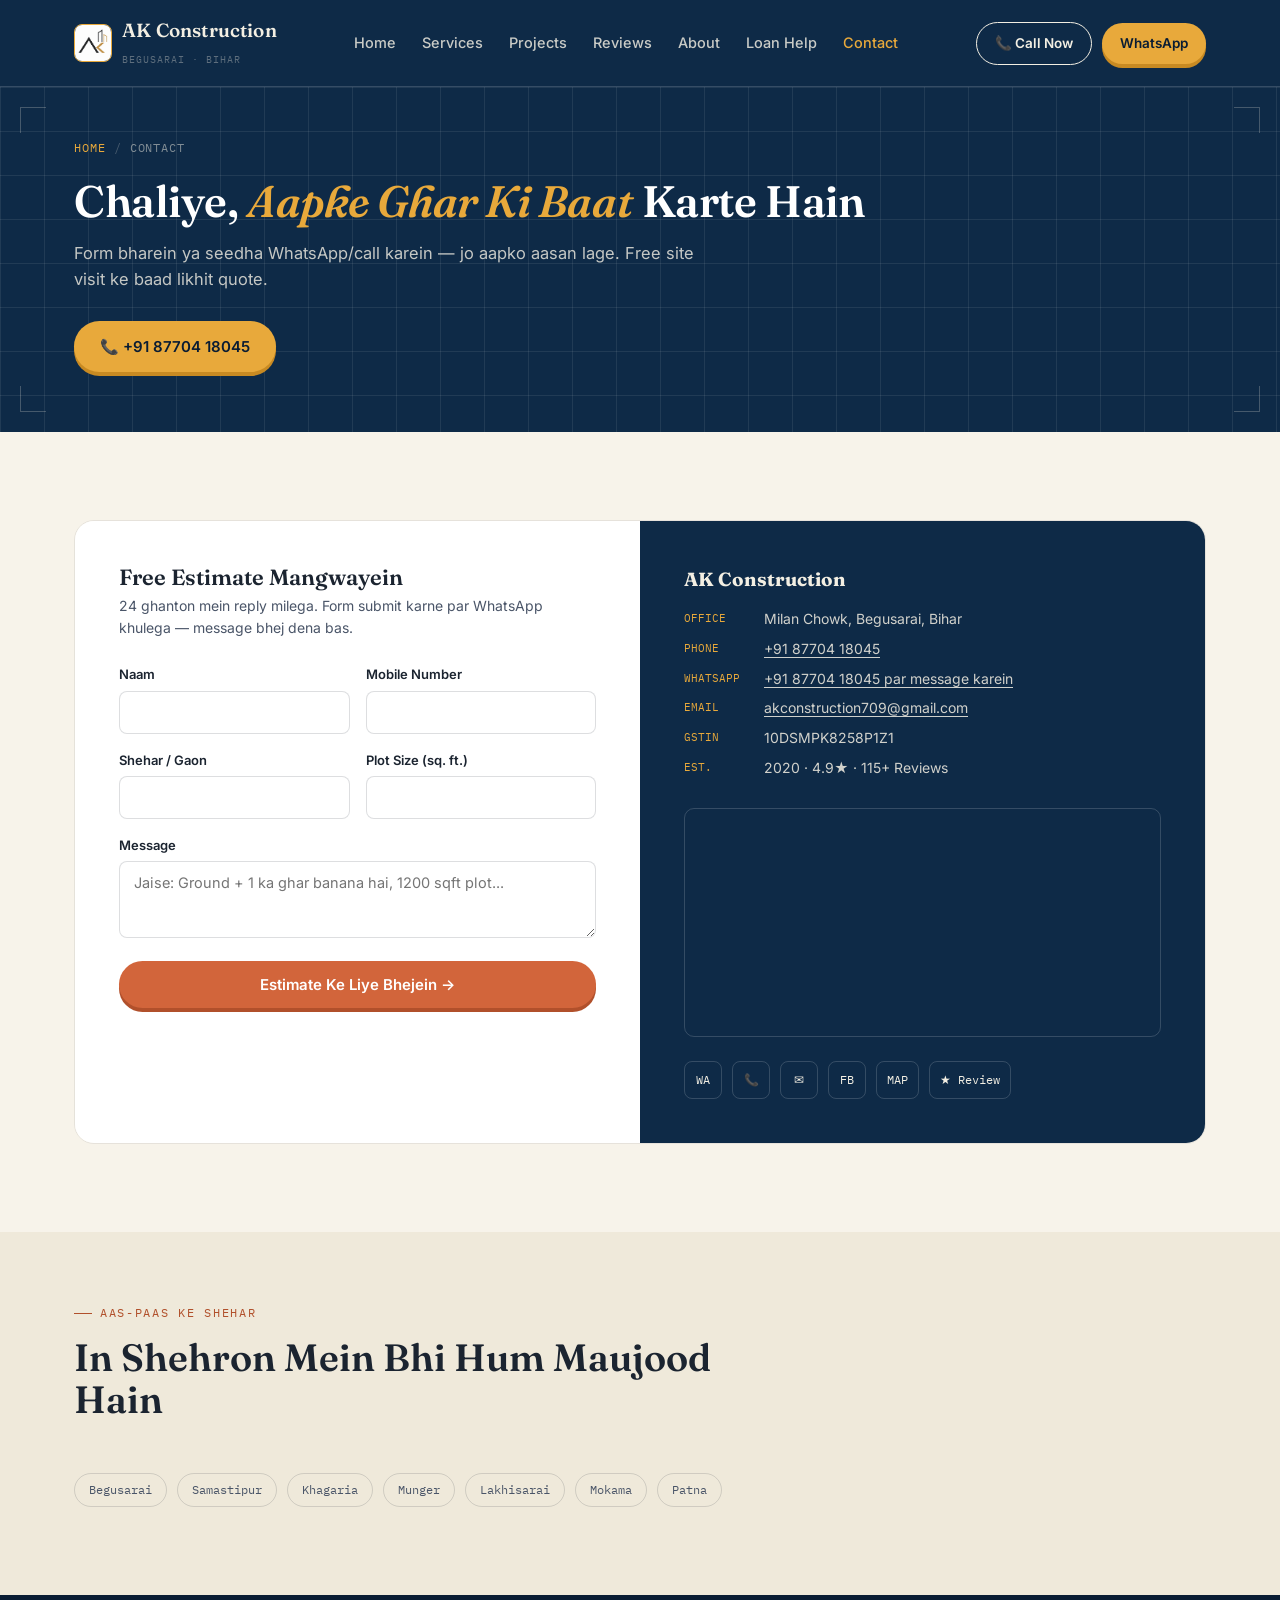
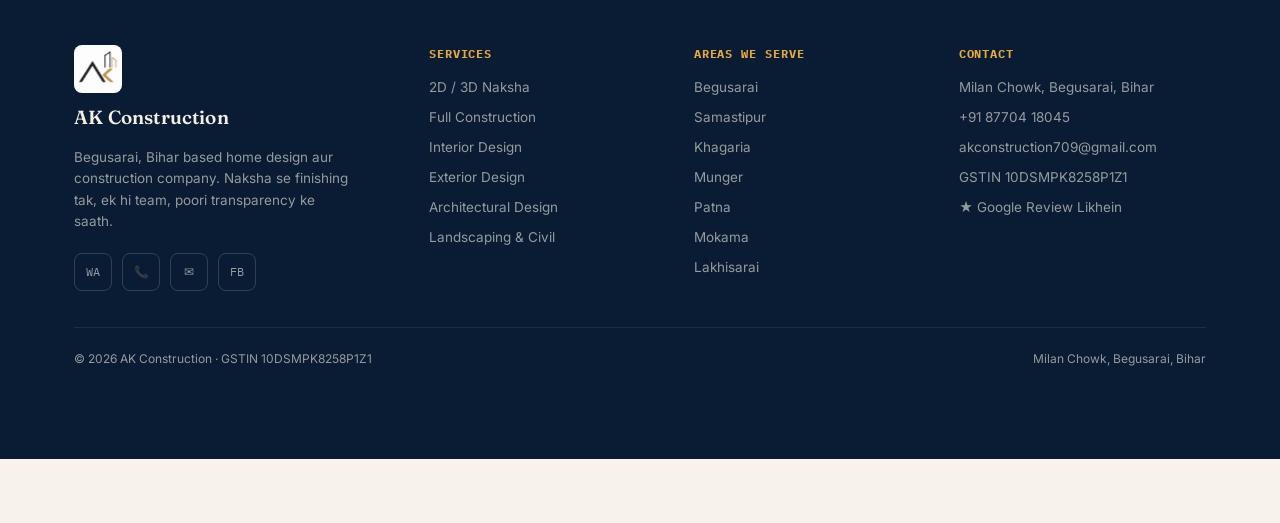
<file: contact.html>
<!DOCTYPE html>
<html lang="en">
<head>
<meta charset="UTF-8">
<meta name="viewport" content="width=device-width, initial-scale=1.0">
<title>Contact AK Construction — Milan Chowk, Begusarai | Free Estimate &amp; Site Visit Bihar</title>
<meta name="description" content="AK Construction se sampark karein: Milan Chowk, Begusarai, Bihar. Phone +91 87704 18045, akconstruction709@gmail.com. Free site visit aur 24 ghanton mein written cost estimate.">
<meta name="keywords" content="contact AK Construction, construction company Begusarai contact, contractor phone number Begusarai, free site visit Bihar, Milan Chowk construction office">
<link rel="canonical" href="https://akconstructionhomedesign.com/contact.html">
<meta property="og:type" content="website">
<meta property="og:site_name" content="AK Construction">
<meta property="og:title" content="Contact — AK Construction, Begusarai">
<meta property="og:description" content="Free estimate aur site visit ke liye abhi call ya WhatsApp karein.">
<meta property="og:url" content="https://akconstructionhomedesign.com/contact.html">
<meta property="og:image" content="https://akconstructionhomedesign.com/assets/images/og-cover.jpg">
<meta property="og:locale" content="en_IN">
<link rel="preconnect" href="https://fonts.googleapis.com">
<link rel="preconnect" href="https://fonts.gstatic.com" crossorigin>
<link href="https://fonts.googleapis.com/css2?family=Fraunces:ital,opsz,wght@0,9..144,400;0,9..144,500;0,9..144,600;0,9..144,700;1,9..144,500&family=Inter:wght@400;500;600;700;800&family=IBM+Plex+Mono:wght@400;500;600&display=swap" rel="stylesheet">
<link rel="stylesheet" href="assets/css/style.css">
<link rel="icon" type="image/jpeg" href="assets/images/logo.jpg">
<script type="application/ld+json">
{
  "@context": "https://schema.org",
  "@type": "GeneralContractor",
  "@id": "https://akconstructionhomedesign.com/#business",
  "name": "AK Construction",
  "url": "https://akconstructionhomedesign.com/",
  "telephone": "+918770418045",
  "email": "akconstruction709@gmail.com",
  "address": { "@type": "PostalAddress", "streetAddress": "Milan Chowk", "addressLocality": "Begusarai", "addressRegion": "Bihar", "postalCode": "851101", "addressCountry": "IN" },
  "geo": { "@type": "GeoCoordinates", "latitude": 25.4288072, "longitude": 86.1301978 },
  "hasMap": "https://tinyurl.com/4sn3bjbs",
  "aggregateRating": { "@type": "AggregateRating", "ratingValue": "4.9", "reviewCount": "115", "bestRating": "5", "itemReviewed": { "@type": "GeneralContractor", "name": "AK Construction" } },
  "areaServed": [
    { "@type": "City", "name": "Begusarai" },
    { "@type": "City", "name": "Samastipur" },
    { "@type": "City", "name": "Khagaria" },
    { "@type": "City", "name": "Patna" },
    { "@type": "City", "name": "Mokama" },
    { "@type": "City", "name": "Lakhisarai" },
    { "@type": "City", "name": "Munger" }
  ],
  "knowsAbout": [
    "Free Construction Site Visit Begusarai",
    "Turnkey Construction Cost Estimation",
    "2D 3D Vastu Naksha Consultation"
  ],
  "sameAs": ["https://www.facebook.com/akconstruction309136", "https://tinyurl.com/4sn3bjbs"],
  "taxID": "10DSMPK8258P1Z1"
}
</script>
</head>
<body>

<header>
  <div class="header-inner">
    <a href="index.html" class="logo">
      <img class="logo-mark logo-img" src="assets/images/logo.jpg" alt="AK Construction logo" width="38" height="38">
      <span>
        <span class="logo-text">AK Construction</span><br>
        <span class="logo-sub">Begusarai · Bihar</span>
      </span>
    </a>
    <nav class="main-nav" aria-label="Main navigation">
      <a href="index.html">Home</a>
      <a href="services.html">Services</a>
      <a href="projects.html">Projects</a>
      <a href="reviews.html">Reviews</a>
      <a href="about.html">About</a>
      <a href="loan.html">Loan Help</a>
      <a href="contact.html" aria-current="page">Contact</a>
    </nav>
    <div class="header-cta">
      <a class="btn btn-outline btn-sm" href="tel:+918770418045" style="color:var(--cream-text)"><span class="btn-label">📞 Call Now</span></a>
      <a class="btn btn-ochre btn-sm" href="https://wa.me/918770418045?text=Namaste%2C%20mujhe%20ghar%20banwana%20hai%2C%20please%20details%20bhejein." target="_blank" rel="noopener"><span class="btn-label">WhatsApp</span></a>
      <button class="nav-toggle" aria-label="Open menu" aria-expanded="false">☰</button>
    </div>
  </div>
  <div class="mobile-nav" id="mobileNav">
    <a href="index.html">Home</a>
    <a href="services.html">Services</a>
    <a href="projects.html">Projects</a>
    <a href="reviews.html">Reviews</a>
    <a href="about.html">About</a>
    <a href="loan.html">Loan Help</a>
    <a href="contact.html" aria-current="page">Contact</a>
  </div>
</header>

<!-- ============ PAGE HERO ============ -->
<section class="blueprint page-hero">
  <span class="corner-mark tl"></span>
  <span class="corner-mark tr"></span>
  <span class="corner-mark bl"></span>
  <span class="corner-mark br"></span>
  <div class="wrap">
    <div class="breadcrumb"><a href="index.html">Home</a><span class="sep">/</span><span>Contact</span></div>
    <h1>Chaliye, <em>Aapke Ghar Ki Baat</em> Karte Hain</h1>
    <p class="lede">Form bharein ya seedha WhatsApp/call karein — jo aapko aasan lage. Free site visit ke baad likhit quote.</p>
    <div class="page-hero-actions">
      <a href="tel:+918770418045" class="btn btn-ochre">📞 +91 87704 18045</a>
    </div>
  </div>
</section>

<!-- ============ CONTACT SHELL ============ -->
<section>
  <div class="wrap">
    <div class="contact-shell">
      <div class="contact-form-side">
        <h3>Free Estimate Mangwayein</h3>
        <div class="sub">24 ghanton mein reply milega. Form submit karne par WhatsApp khulega — message bhej dena bas.</div>
        <form id="leadForm">
          <div class="form-two">
            <div class="form-row"><label for="name">Naam</label><input type="text" id="name" required></div>
            <div class="form-row"><label for="mobile">Mobile Number</label><input type="tel" id="mobile"></div>
          </div>
          <div class="form-two">
            <div class="form-row"><label for="townInput">Shehar / Gaon</label><input type="text" id="townInput"></div>
            <div class="form-row"><label for="plotSize">Plot Size (sq. ft.)</label><input type="number" id="plotSize"></div>
          </div>
          <div class="form-row"><label for="msg">Message</label><textarea id="msg" rows="3" placeholder="Jaise: Ground + 1 ka ghar banana hai, 1200 sqft plot..."></textarea></div>
          <button type="submit" class="btn btn-terracotta" style="width:100%;">Estimate Ke Liye Bhejein →</button>
          <p id="formNote" style="display:none;margin-top:12px;font-size:13.5px;color:var(--terracotta-deep);"></p>
        </form>
      </div>

      <div class="contact-map-side">
        <h4>AK Construction</h4>
        <div class="addr-line"><span class="k">Office</span><span>Milan Chowk, Begusarai, Bihar</span></div>
        <div class="addr-line"><span class="k">Phone</span><span><a href="tel:+918770418045">+91 87704 18045</a></span></div>
        <div class="addr-line"><span class="k">WhatsApp</span><span><a href="https://wa.me/918770418045" target="_blank" rel="noopener">+91 87704 18045 par message karein</a></span></div>
        <div class="addr-line"><span class="k">Email</span><span><a href="mailto:akconstruction709@gmail.com">akconstruction709@gmail.com</a></span></div>
        <div class="addr-line"><span class="k">GSTIN</span><span>10DSMPK8258P1Z1</span></div>
        <div class="addr-line"><span class="k">Est.</span><span>2020 · 4.9★ · 115+ Reviews</span></div>

        <div class="map-embed">
          <iframe src="https://maps.google.com/maps?q=25.4288072,86.1301978&z=16&output=embed" loading="lazy" title="AK Construction office location on Google Maps"></iframe>
        </div>

        <div class="contact-socials">
          <a class="soc-btn" href="https://wa.me/918770418045?text=Namaste%2C%20mujhe%20ghar%20banwana%20hai%2C%20please%20details%20bhejein." target="_blank" rel="noopener" aria-label="WhatsApp">WA</a>
          <a class="soc-btn" href="tel:+918770418045" aria-label="Call">📞</a>
          <a class="soc-btn" href="mailto:akconstruction709@gmail.com" aria-label="Email">✉</a>
          <a class="soc-btn" href="https://www.facebook.com/akconstruction309136" target="_blank" rel="noopener" aria-label="Facebook">FB</a>
          <a class="soc-btn" href="https://tinyurl.com/4sn3bjbs" target="_blank" rel="noopener" aria-label="Google Maps listing">MAP</a>
          <a class="soc-btn" href="https://tinyurl.com/4sn3bjbs" target="_blank" rel="noopener" aria-label="Write a Google review">★ Review</a>
        </div>
      </div>
    </div>
  </div>
</section>

<!-- ============ CITY LINKS ============ -->
<section class="section-alt" style="padding-top:64px;">
  <div class="wrap">
    <div class="section-head">
      <div class="eyebrow">Aas-Paas Ke Shehar</div>
      <h2>In Shehron Mein Bhi Hum Maujood Hain</h2>
    </div>
    <div class="tag-row">
      <span class="tag-chip"><a href="begusarai.html">Begusarai</a></span>
      <span class="tag-chip"><a href="samastipur.html">Samastipur</a></span>
      <span class="tag-chip"><a href="khagaria.html">Khagaria</a></span>
      <span class="tag-chip"><a href="munger.html">Munger</a></span>
      <span class="tag-chip"><a href="lakhisarai.html">Lakhisarai</a></span>
      <span class="tag-chip"><a href="mokama.html">Mokama</a></span>
      <span class="tag-chip"><a href="patna.html">Patna</a></span>
    </div>
  </div>
</section>

<!-- ============ FOOTER ============ -->
<footer>
  <div class="wrap">
    <div class="footer-grid">
      <div class="footer-brand">
        <img class="footer-logo" src="assets/images/logo.jpg" alt="AK Construction logo" width="48" height="48" loading="lazy">
        <span class="logo-text">AK Construction</span>
        <p>Begusarai, Bihar based home design aur construction company. Naksha se finishing tak, ek hi team, poori transparency ke saath.</p>
        <div class="contact-socials">
          <a class="soc-btn" href="https://wa.me/918770418045" target="_blank" rel="noopener" aria-label="WhatsApp">WA</a>
          <a class="soc-btn" href="tel:+918770418045" aria-label="Call">📞</a>
          <a class="soc-btn" href="mailto:akconstruction709@gmail.com" aria-label="Email">✉</a>
          <a class="soc-btn" href="https://www.facebook.com/akconstruction309136" target="_blank" rel="noopener" aria-label="Facebook">FB</a>
        </div>
      </div>
      <div>
        <h5>Services</h5>
        <ul>
          <li><a href="services.html#naksha">2D / 3D Naksha</a></li>
          <li><a href="services.html#construction">Full Construction</a></li>
          <li><a href="services.html#interior">Interior Design</a></li>
          <li><a href="services.html#exterior">Exterior Design</a></li>
          <li><a href="services.html#architectural">Architectural Design</a></li>
          <li><a href="services.html#landscaping">Landscaping &amp; Civil</a></li>
        </ul>
      </div>
      <div>
        <h5>Areas We Serve</h5>
        <ul>
          <li><a href="begusarai.html">Begusarai</a></li>
          <li><a href="samastipur.html">Samastipur</a></li>
          <li><a href="khagaria.html">Khagaria</a></li>
          <li><a href="munger.html">Munger</a></li>
          <li><a href="patna.html">Patna</a></li>
          <li><a href="mokama.html">Mokama</a></li>
          <li><a href="lakhisarai.html">Lakhisarai</a></li>
        </ul>
      </div>
      <div>
        <h5>Contact</h5>
        <ul>
          <li>Milan Chowk, Begusarai, Bihar</li>
          <li><a href="tel:+918770418045">+91 87704 18045</a></li>
          <li><a href="mailto:akconstruction709@gmail.com">akconstruction709@gmail.com</a></li>
          <li>GSTIN 10DSMPK8258P1Z1</li>
          <li><a href="https://tinyurl.com/4sn3bjbs" target="_blank" rel="noopener">★ Google Review Likhein</a></li>
        </ul>
      </div>
    </div>
    <div class="footer-bottom">
      <span>© 2026 AK Construction · GSTIN 10DSMPK8258P1Z1</span>
      <span>Milan Chowk, Begusarai, Bihar</span>
    </div>
  </div>
</footer>

<div class="mobile-bar">
  <div class="mobile-bar-inner">
    <a class="call" href="tel:+918770418045">📞 Call Now</a>
    <a class="wa" href="https://wa.me/918770418045?text=Namaste%2C%20mujhe%20ghar%20banwana%20hai%2C%20please%20details%20bhejein." target="_blank" rel="noopener">💬 WhatsApp</a>
  </div>
</div>

<script src="assets/js/main.js"></script>
</body>
</html>
</file>
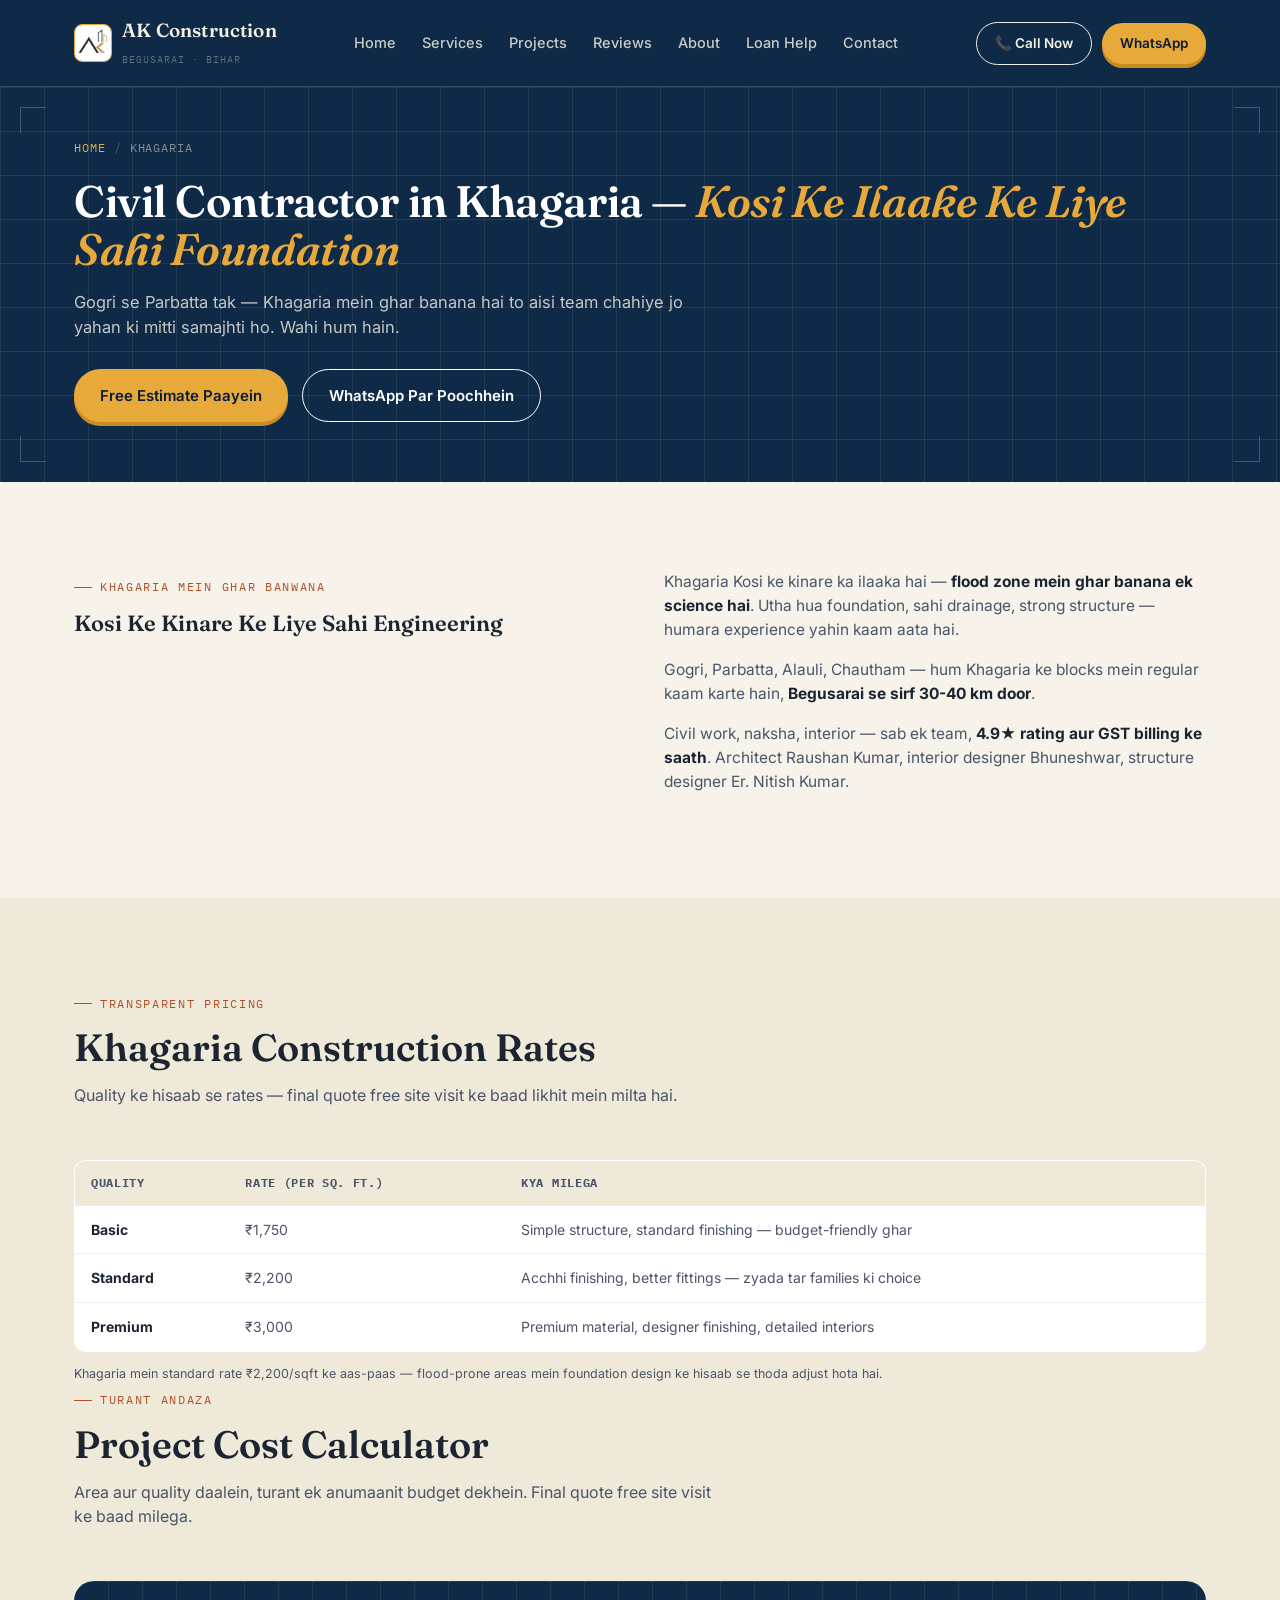
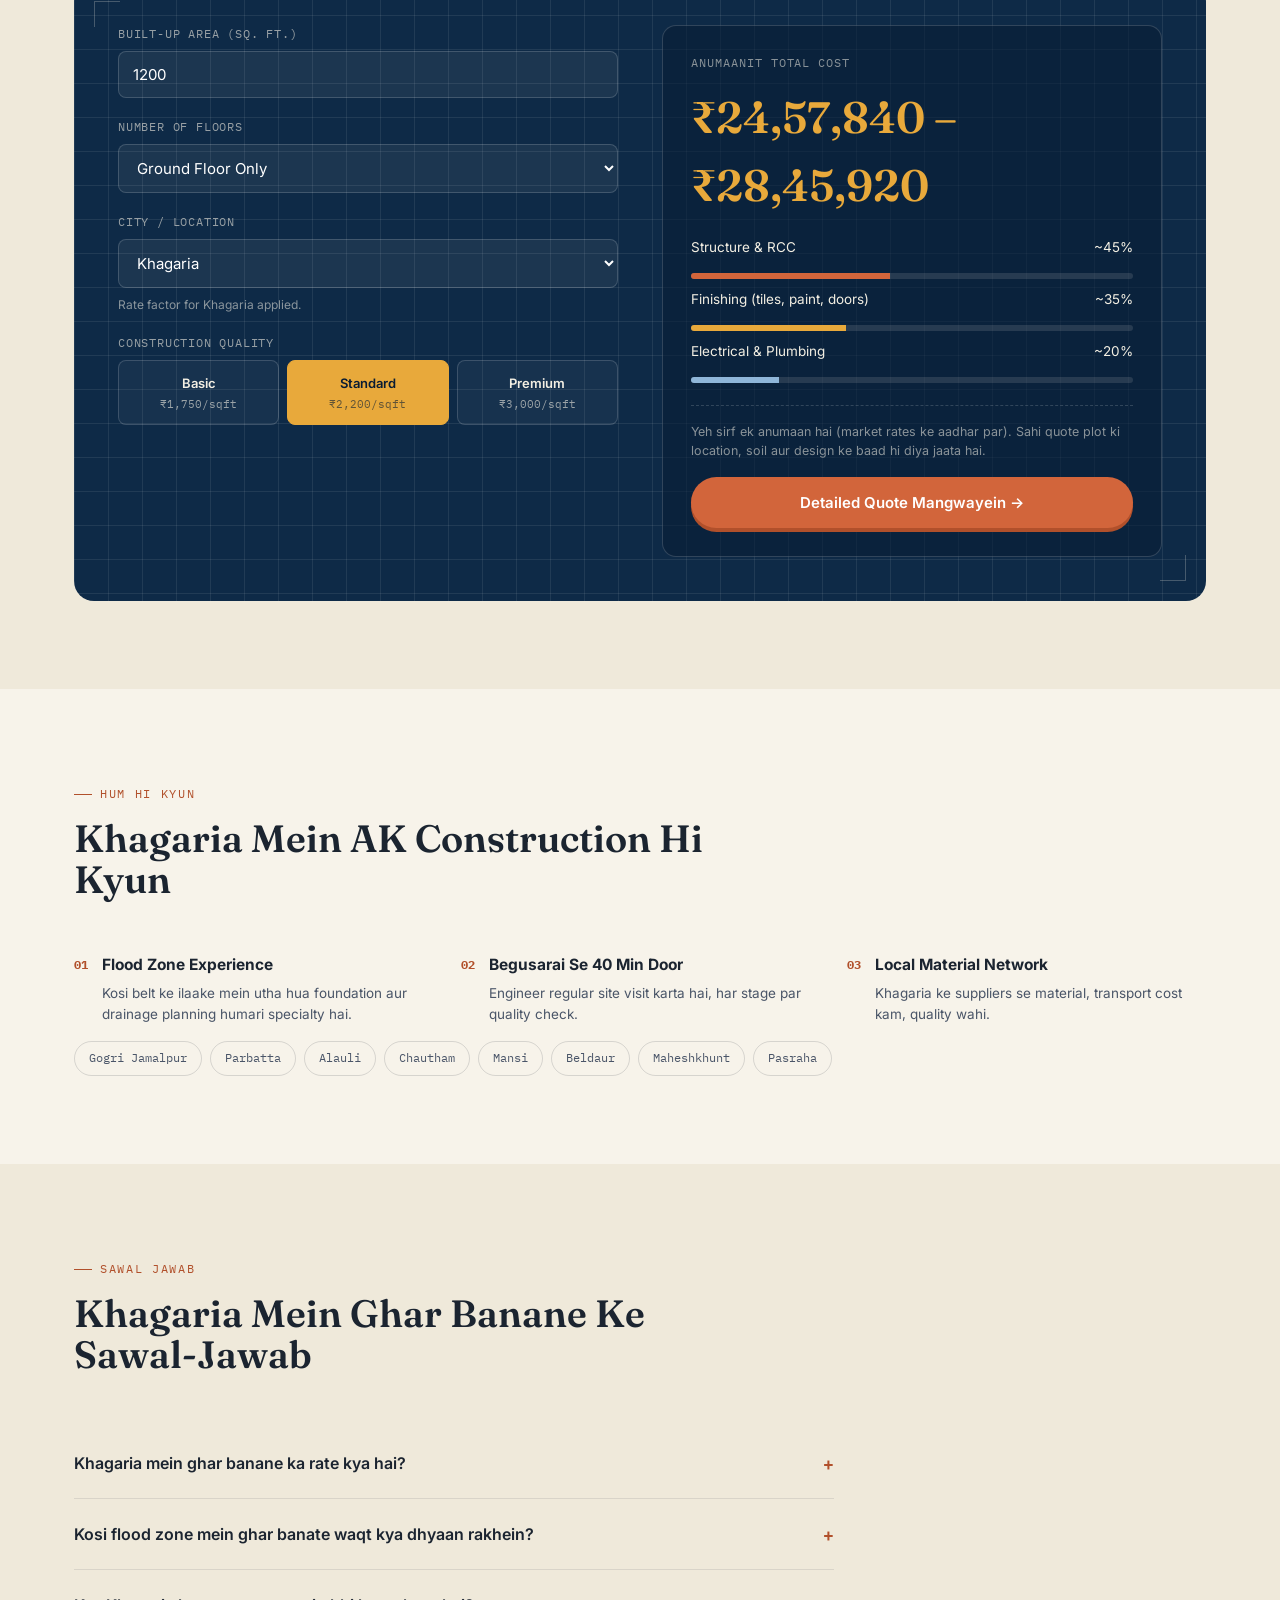
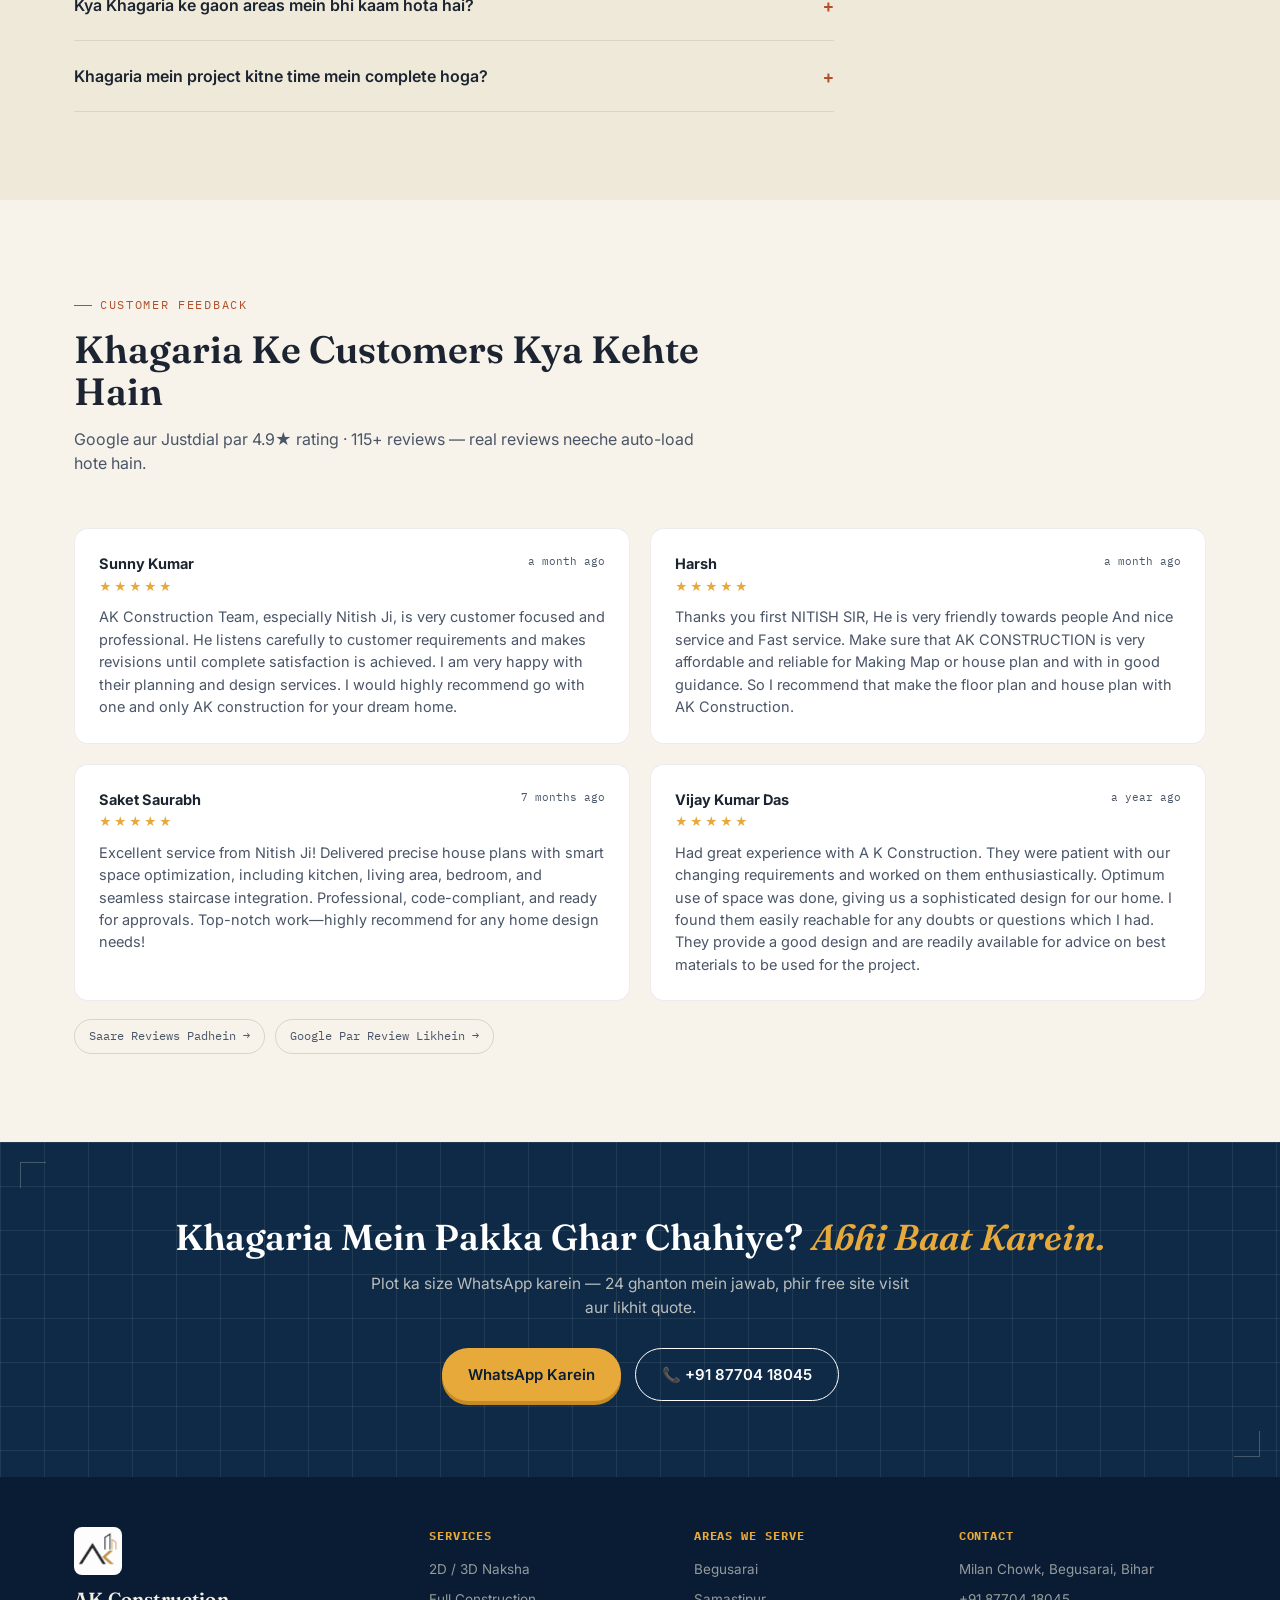
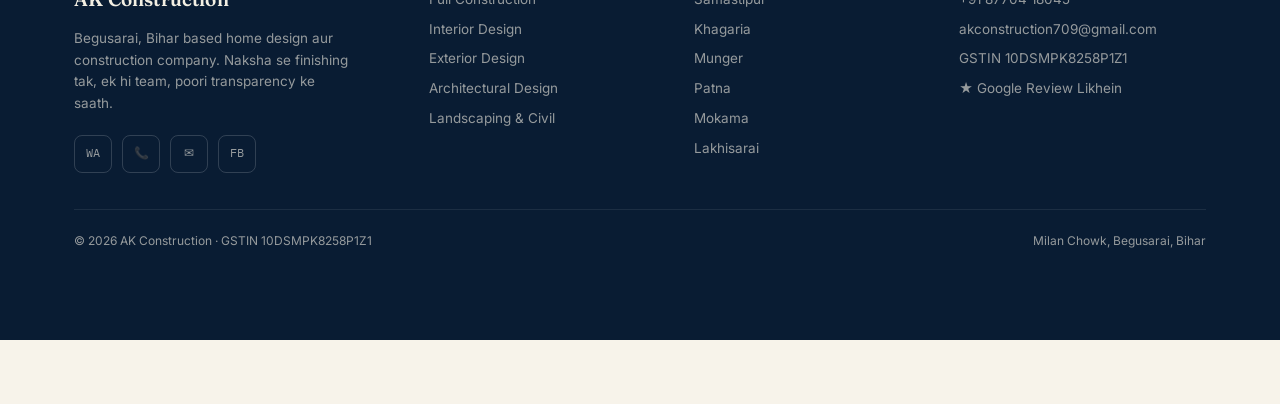
<file: khagaria.html>
<!DOCTYPE html>
<html lang="en">
<head>
<meta charset="UTF-8">
<meta name="viewport" content="width=device-width, initial-scale=1.0">
<title>Civil Contractor &amp; House Construction in Khagaria — 2D/3D Naksha &amp; Building Design | AK Construction</title>
<meta name="description" content="Civil contractor in Khagaria — AK Construction. Kosi belt specialized foundation, turnkey house construction with material, 2D/3D Vastu naksha, interior design. 4.9★ rated, GST registered. Free site visit: +91 87704 18045.">
<meta name="keywords" content="civil contractor in Khagaria, contractor in Khagaria, house construction Khagaria, duplex house design Khagaria, naksha Khagaria, building contractor Khagaria, Gogri house construction">
<link rel="canonical" href="https://akconstructionhomedesign.com/khagaria.html">
<meta property="og:type" content="website">
<meta property="og:site_name" content="AK Construction">
<meta property="og:title" content="Civil Contractor &amp; House Construction in Khagaria — AK Construction">
<meta property="og:description" content="Kosi belt ke liye sahi foundation — Khagaria mein ghar construction, naksha aur interior, 4.9★ rated team.">
<meta property="og:url" content="https://akconstructionhomedesign.com/khagaria.html">
<meta property="og:image" content="https://akconstructionhomedesign.com/assets/images/og-cover.jpg">
<meta property="og:locale" content="en_IN">
<link rel="preconnect" href="https://fonts.googleapis.com">
<link rel="preconnect" href="https://fonts.gstatic.com" crossorigin>
<link href="https://fonts.googleapis.com/css2?family=Fraunces:ital,opsz,wght@0,9..144,400;0,9..144,500;0,9..144,600;0,9..144,700;1,9..144,500&family=Inter:wght@400;500;600;700;800&family=IBM+Plex+Mono:wght@400;500;600&display=swap" rel="stylesheet">
<link rel="stylesheet" href="assets/css/style.css">
<link rel="icon" type="image/jpeg" href="assets/images/logo.jpg">
<script type="application/ld+json">
{
  "@context": "https://schema.org",
  "@type": "GeneralContractor",
  "@id": "https://akconstructionhomedesign.com/#business",
  "name": "AK Construction",
  "url": "https://akconstructionhomedesign.com/",
  "telephone": "+918770418045",
  "email": "akconstruction709@gmail.com",
  "address": { "@type": "PostalAddress", "streetAddress": "Milan Chowk", "addressLocality": "Begusarai", "addressRegion": "Bihar", "postalCode": "851101", "addressCountry": "IN" },
  "geo": { "@type": "GeoCoordinates", "latitude": 25.4288072, "longitude": 86.1301978 },
  "hasMap": "https://tinyurl.com/4sn3bjbs",
  "aggregateRating": { "@type": "AggregateRating", "ratingValue": "4.9", "reviewCount": "115", "bestRating": "5", "itemReviewed": { "@type": "GeneralContractor", "name": "AK Construction" } },
  "areaServed": [
    { "@type": "City", "name": "Begusarai" },
    { "@type": "City", "name": "Samastipur" },
    { "@type": "City", "name": "Khagaria" },
    { "@type": "City", "name": "Patna" },
    { "@type": "City", "name": "Mokama" },
    { "@type": "City", "name": "Lakhisarai" },
    { "@type": "City", "name": "Munger" }
  ],
  "knowsAbout": [
    "House Construction in Khagaria",
    "Civil Contractor Khagaria",
    "Flood Zone Foundation Design",
    "2D 3D Vastu Naksha",
    "Turnkey Construction With Material"
  ],
  "sameAs": ["https://www.facebook.com/akconstruction309136", "https://tinyurl.com/4sn3bjbs"],
  "taxID": "10DSMPK8258P1Z1"
}
</script>
<script type="application/ld+json">
{
  "@context": "https://schema.org",
  "@type": "FAQPage",
  "mainEntity": [
    {
      "@type": "Question",
      "name": "Khagaria mein ghar banane ka rate kya hai?",
      "acceptedAnswer": { "@type": "Answer", "text": "Khagaria mein basic ₹1,750/sqft, standard ₹2,200/sqft aur premium ₹3,000/sqft ke aas-paas. Flood-prone area ho to foundation ke design ke hisaab se estimate thoda alag ho sakta hai." }
    },
    {
      "@type": "Question",
      "name": "Kosi flood zone mein ghar banate waqt kya dhyaan rakhein?",
      "acceptedAnswer": { "@type": "Answer", "text": "Foundation utha hua ho, plinth level sahi ho aur drainage planned ho. Hum Khagaria ki mitti aur water level ke hisaab se structural design karte hain." }
    },
    {
      "@type": "Question",
      "name": "Kya Khagaria ke gaon areas mein bhi kaam hota hai?",
      "acceptedAnswer": { "@type": "Answer", "text": "Haan — Gogri, Parbatta, Alauli, Chautham jaise areas mein bhi. Plot ki location bhejein, hum free site visit schedule kar denge." }
    },
    {
      "@type": "Question",
      "name": "Khagaria mein project kitne time mein complete hoga?",
      "acceptedAnswer": { "@type": "Answer", "text": "Standard 2-3 BHK ghar 6-9 mahine mein. Timeline likhit mein milta hai aur stage-wise progress update bhi." }
    }
  ]
}
</script>
</head>
<body>

<header>
  <div class="header-inner">
    <a href="index.html" class="logo">
      <img class="logo-mark logo-img" src="assets/images/logo.jpg" alt="AK Construction logo" width="38" height="38">
      <span>
        <span class="logo-text">AK Construction</span><br>
        <span class="logo-sub">Begusarai · Bihar</span>
      </span>
    </a>
    <nav class="main-nav" aria-label="Main navigation">
      <a href="index.html">Home</a>
      <a href="services.html">Services</a>
      <a href="projects.html">Projects</a>
      <a href="reviews.html">Reviews</a>
      <a href="about.html">About</a>
      <a href="loan.html">Loan Help</a>
      <a href="contact.html">Contact</a>
    </nav>
    <div class="header-cta">
      <a class="btn btn-outline btn-sm" href="tel:+918770418045" style="color:var(--cream-text)"><span class="btn-label">📞 Call Now</span></a>
      <a class="btn btn-ochre btn-sm" href="https://wa.me/918770418045?text=Namaste%2C%20mujhe%20ghar%20banwana%20hai%2C%20please%20details%20bhejein." target="_blank" rel="noopener"><span class="btn-label">WhatsApp</span></a>
      <button class="nav-toggle" aria-label="Open menu" aria-expanded="false">☰</button>
    </div>
  </div>
  <div class="mobile-nav" id="mobileNav">
    <a href="index.html">Home</a>
    <a href="services.html">Services</a>
    <a href="projects.html">Projects</a>
    <a href="reviews.html">Reviews</a>
    <a href="about.html">About</a>
    <a href="loan.html">Loan Help</a>
    <a href="contact.html">Contact</a>
  </div>
</header>

<section class="blueprint page-hero">
  <span class="corner-mark tl"></span>
  <span class="corner-mark tr"></span>
  <span class="corner-mark bl"></span>
  <span class="corner-mark br"></span>
  <div class="wrap">
    <div class="breadcrumb"><a href="index.html">Home</a><span class="sep">/</span><span>Khagaria</span></div>
    <h1>Civil Contractor in Khagaria — <em>Kosi Ke Ilaake Ke Liye Sahi Foundation</em></h1>
    <p class="lede">Gogri se Parbatta tak — Khagaria mein ghar banana hai to aisi team chahiye jo yahan ki mitti samajhti ho. Wahi hum hain.</p>
    <div class="page-hero-actions">
      <a href="contact.html" class="btn btn-ochre">Free Estimate Paayein</a>
      <a href="https://wa.me/918770418045?text=Namaste%2C%20mujhe%20ghar%20banwana%20hai%2C%20please%20details%20bhejein." target="_blank" rel="noopener" class="btn btn-outline" style="color:#fff;">WhatsApp Par Poochhein</a>
    </div>
  </div>
</section>

<section>
  <div class="wrap two-col">
    <div>
      <div class="eyebrow" style="color:var(--terracotta-deep);margin-bottom:14px;">Khagaria Mein Ghar Banwana</div>
      <h3>Kosi Ke Kinare Ke Liye Sahi Engineering</h3>
    </div>
    <div class="prose">
      <p>Khagaria Kosi ke kinare ka ilaaka hai — <strong>flood zone mein ghar banana ek science hai</strong>. Utha hua foundation, sahi drainage, strong structure — humara experience yahin kaam aata hai.</p>
      <p>Gogri, Parbatta, Alauli, Chautham — hum Khagaria ke blocks mein regular kaam karte hain, <strong>Begusarai se sirf 30-40 km door</strong>.</p>
      <p>Civil work, naksha, interior — sab ek team, <strong>4.9★ rating aur GST billing ke saath</strong>. Architect Raushan Kumar, interior designer Bhuneshwar, structure designer Er. Nitish Kumar.</p>
    </div>
  </div>
</section>

<section class="section-alt">
  <div class="wrap">
    <div class="section-head">
      <div class="eyebrow">Transparent Pricing</div>
      <h2>Khagaria Construction Rates</h2>
      <p>Quality ke hisaab se rates — final quote free site visit ke baad likhit mein milta hai.</p>
    </div>
    <div class="rates-wrap">
      <table class="rates-table">
        <thead>
          <tr><th>Quality</th><th>Rate (per sq. ft.)</th><th>Kya Milega</th></tr>
        </thead>
        <tbody>
          <tr><td><strong>Basic</strong></td><td>₹1,750</td><td>Simple structure, standard finishing — budget-friendly ghar</td></tr>
          <tr><td><strong>Standard</strong></td><td>₹2,200</td><td>Acchhi finishing, better fittings — zyada tar families ki choice</td></tr>
          <tr><td><strong>Premium</strong></td><td>₹3,000</td><td>Premium material, designer finishing, detailed interiors</td></tr>
        </tbody>
      </table>
    </div>
    <p class="rates-note">Khagaria mein standard rate ₹2,200/sqft ke aas-paas — flood-prone areas mein foundation design ke hisaab se thoda adjust hota hai.</p>

    <div class="section-head">
      <div class="eyebrow">Turant Andaza</div>
      <h2>Project Cost Calculator</h2>
      <p>Area aur quality daalein, turant ek anumaanit budget dekhein. Final quote free site visit ke baad milega.</p>
    </div>

    <div class="calc-shell">
      <span class="corner-mark tl"></span>
      <span class="corner-mark br"></span>
      <div class="calc-grid">
        <div class="calc-form">
          <div class="field">
            <label for="area">Built-up Area (Sq. Ft.)</label>
            <input type="number" id="area" min="200" max="20000" value="1200" step="50">
          </div>
          <div class="field">
            <label for="floors">Number of Floors</label>
            <select id="floors">
              <option value="1">Ground Floor Only</option>
              <option value="2">Ground + 1</option>
              <option value="3">Ground + 2</option>
            </select>
          </div>
          <div class="field">
            <label for="city">City / Location</label>
            <select id="city">
              <option value="1">Begusarai</option>
              <option value="0.98" selected>Khagaria</option>
              <option value="0.98">Samastipur</option>
              <option value="0.98">Mokama</option>
              <option value="0.98">Lakhisarai</option>
              <option value="0.97">Munger</option>
              <option value="1.08">Patna</option>
              <option value="1.02">Muzaffarpur</option>
              <option value="1.03">Darbhanga</option>
              <option value="1.03">Bhagalpur</option>
            </select>
            <p id="cityNote" style="font-size:12px;color:rgba(243,239,227,0.55);margin-top:8px;"></p>
          </div>
          <div class="field">
            <label>Construction Quality</label>
            <div class="tier-row" id="tierRow">
              <div class="tier-btn" data-rate="1750">Basic<small>₹1,750/sqft</small></div>
              <div class="tier-btn active" data-rate="2200">Standard<small>₹2,200/sqft</small></div>
              <div class="tier-btn" data-rate="3000">Premium<small>₹3,000/sqft</small></div>
            </div>
          </div>
        </div>

        <div class="calc-result">
          <div>
            <div class="result-label">Anumaanit Total Cost</div>
            <div class="result-amount" id="resultAmount">₹21,00,000 – ₹23,10,000</div>
            <div class="breakup">
              <div class="breakup-row"><span>Structure &amp; RCC</span><span>~45%</span></div>
              <div class="breakup-bar"><div class="breakup-fill" style="width:45%;"></div></div>
              <div class="breakup-row"><span>Finishing (tiles, paint, doors)</span><span>~35%</span></div>
              <div class="breakup-bar"><div class="breakup-fill" style="width:35%; background:var(--ochre);"></div></div>
              <div class="breakup-row"><span>Electrical &amp; Plumbing</span><span>~20%</span></div>
              <div class="breakup-bar"><div class="breakup-fill" style="width:20%; background:#8FB6D9;"></div></div>
            </div>
          </div>
          <div>
            <div class="calc-disclaimer">Yeh sirf ek anumaan hai (market rates ke aadhar par). Sahi quote plot ki location, soil aur design ke baad hi diya jaata hai.</div>
            <a href="contact.html" class="btn btn-terracotta" style="width:100%;">Detailed Quote Mangwayein →</a>
          </div>
        </div>
      </div>
    </div>
  </div>
</section>

<section>
  <div class="wrap">
    <div class="section-head">
      <div class="eyebrow">Hum Hi Kyun</div>
      <h2>Khagaria Mein AK Construction Hi Kyun</h2>
    </div>
    <div class="why-grid">
      <div class="why-item"><div class="why-num">01</div><div><h4>Flood Zone Experience</h4><p>Kosi belt ke ilaake mein utha hua foundation aur drainage planning humari specialty hai.</p></div></div>
      <div class="why-item"><div class="why-num">02</div><div><h4>Begusarai Se 40 Min Door</h4><p>Engineer regular site visit karta hai, har stage par quality check.</p></div></div>
      <div class="why-item"><div class="why-num">03</div><div><h4>Local Material Network</h4><p>Khagaria ke suppliers se material, transport cost kam, quality wahi.</p></div></div>
    </div>
    <div class="tag-row" style="flex-wrap:wrap;gap:8px;margin-top:16px;">
      <span class="tag-chip">Gogri Jamalpur</span>
      <span class="tag-chip">Parbatta</span>
      <span class="tag-chip">Alauli</span>
      <span class="tag-chip">Chautham</span>
      <span class="tag-chip">Mansi</span>
      <span class="tag-chip">Beldaur</span>
      <span class="tag-chip">Maheshkhunt</span>
      <span class="tag-chip">Pasraha</span>
    </div>
  </div>
</section>

<section class="section-alt">
  <div class="wrap">
    <div class="section-head">
      <div class="eyebrow">Sawal Jawab</div>
      <h2>Khagaria Mein Ghar Banane Ke Sawal-Jawab</h2>
    </div>
    <div class="faq-list">

      <div class="faq-item">
        <button class="faq-q"><span>Khagaria mein ghar banane ka rate kya hai?</span><span class="icon">+</span></button>
        <div class="faq-a"><p>Khagaria mein basic ₹1,750/sqft, standard ₹2,200/sqft aur premium ₹3,000/sqft ke aas-paas. Flood-prone area ho to foundation ke design ke hisaab se estimate thoda alag ho sakta hai.</p></div>
      </div>

      <div class="faq-item">
        <button class="faq-q"><span>Kosi flood zone mein ghar banate waqt kya dhyaan rakhein?</span><span class="icon">+</span></button>
        <div class="faq-a"><p>Foundation utha hua ho, plinth level sahi ho aur drainage planned ho. Hum Khagaria ki mitti aur water level ke hisaab se structural design karte hain.</p></div>
      </div>

      <div class="faq-item">
        <button class="faq-q"><span>Kya Khagaria ke gaon areas mein bhi kaam hota hai?</span><span class="icon">+</span></button>
        <div class="faq-a"><p>Haan — Gogri, Parbatta, Alauli, Chautham jaise areas mein bhi. Plot ki location bhejein, hum free site visit schedule kar denge.</p></div>
      </div>

      <div class="faq-item">
        <button class="faq-q"><span>Khagaria mein project kitne time mein complete hoga?</span><span class="icon">+</span></button>
        <div class="faq-a"><p>Standard 2-3 BHK ghar 6-9 mahine mein. Timeline likhit mein milta hai aur stage-wise progress update bhi.</p></div>
      </div>

    </div>
  </div>
</section>

<section>
  <div class="wrap">
    <div class="section-head">
      <div class="eyebrow">Customer Feedback</div>
      <h2>Khagaria Ke Customers Kya Kehte Hain</h2>
      <p>Google aur Justdial par 4.9★ rating · 115+ reviews — real reviews neeche auto-load hote hain.</p>
    </div>
    <div class="review-grid" id="reviewList">
      <div class="testi-card">
        <div class="ph-title">Reviews Load Ho Rahe Hain…</div>
        <p>Google se real customer reviews yahan dikhte hain.</p>
      </div>
    </div>
    <div class="tag-row">
      <span class="tag-chip"><a href="reviews.html">Saare Reviews Padhein →</a></span>
      <span class="tag-chip"><a href="https://tinyurl.com/4sn3bjbs" target="_blank" rel="noopener">Google Par Review Likhein →</a></span>
    </div>
  </div>
</section>

<div class="cta-band">
  <span class="corner-mark tl"></span>
  <span class="corner-mark br"></span>
  <div class="wrap">
    <h2>Khagaria Mein Pakka Ghar Chahiye? <em>Abhi Baat Karein.</em></h2>
    <p>Plot ka size WhatsApp karein — 24 ghanton mein jawab, phir free site visit aur likhit quote.</p>
    <div class="btn-row">
      <a href="https://wa.me/918770418045?text=Namaste%2C%20mujhe%20ghar%20banwana%20hai%2C%20please%20details%20bhejein." target="_blank" rel="noopener" class="btn btn-ochre">WhatsApp Karein</a>
      <a href="tel:+918770418045" class="btn btn-outline" style="color:#fff;">📞 +91 87704 18045</a>
    </div>
  </div>
</div>

<footer>
  <div class="wrap">
    <div class="footer-grid">
      <div class="footer-brand">
        <img class="footer-logo" src="assets/images/logo.jpg" alt="AK Construction logo" width="48" height="48" loading="lazy">
        <span class="logo-text">AK Construction</span>
        <p>Begusarai, Bihar based home design aur construction company. Naksha se finishing tak, ek hi team, poori transparency ke saath.</p>
        <div class="contact-socials">
          <a class="soc-btn" href="https://wa.me/918770418045" target="_blank" rel="noopener" aria-label="WhatsApp">WA</a>
          <a class="soc-btn" href="tel:+918770418045" aria-label="Call">📞</a>
          <a class="soc-btn" href="mailto:akconstruction709@gmail.com" aria-label="Email">✉</a>
          <a class="soc-btn" href="https://www.facebook.com/akconstruction309136" target="_blank" rel="noopener" aria-label="Facebook">FB</a>
        </div>
      </div>
      <div>
        <h5>Services</h5>
        <ul>
          <li><a href="services.html#naksha">2D / 3D Naksha</a></li>
          <li><a href="services.html#construction">Full Construction</a></li>
          <li><a href="services.html#interior">Interior Design</a></li>
          <li><a href="services.html#exterior">Exterior Design</a></li>
          <li><a href="services.html#architectural">Architectural Design</a></li>
          <li><a href="services.html#landscaping">Landscaping &amp; Civil</a></li>
        </ul>
      </div>
      <div>
        <h5>Areas We Serve</h5>
        <ul>
          <li><a href="begusarai.html">Begusarai</a></li>
          <li><a href="samastipur.html">Samastipur</a></li>
          <li><a href="khagaria.html">Khagaria</a></li>
          <li><a href="munger.html">Munger</a></li>
          <li><a href="patna.html">Patna</a></li>
          <li><a href="mokama.html">Mokama</a></li>
          <li><a href="lakhisarai.html">Lakhisarai</a></li>
        </ul>
      </div>
      <div>
        <h5>Contact</h5>
        <ul>
          <li>Milan Chowk, Begusarai, Bihar</li>
          <li><a href="tel:+918770418045">+91 87704 18045</a></li>
          <li><a href="mailto:akconstruction709@gmail.com">akconstruction709@gmail.com</a></li>
          <li>GSTIN 10DSMPK8258P1Z1</li>
          <li><a href="https://tinyurl.com/4sn3bjbs" target="_blank" rel="noopener">★ Google Review Likhein</a></li>
        </ul>
      </div>
    </div>
    <div class="footer-bottom">
      <span>© 2026 AK Construction · GSTIN 10DSMPK8258P1Z1</span>
      <span>Milan Chowk, Begusarai, Bihar</span>
    </div>
  </div>
</footer>

<div class="mobile-bar">
  <div class="mobile-bar-inner">
    <a class="call" href="tel:+918770418045">📞 Call Now</a>
    <a class="wa" href="https://wa.me/918770418045?text=Namaste%2C%20mujhe%20ghar%20banwana%20hai%2C%20please%20details%20bhejein." target="_blank" rel="noopener">💬 WhatsApp</a>
  </div>
</div>

<script src="assets/js/main.js"></script>
</body>
</html>
</file>
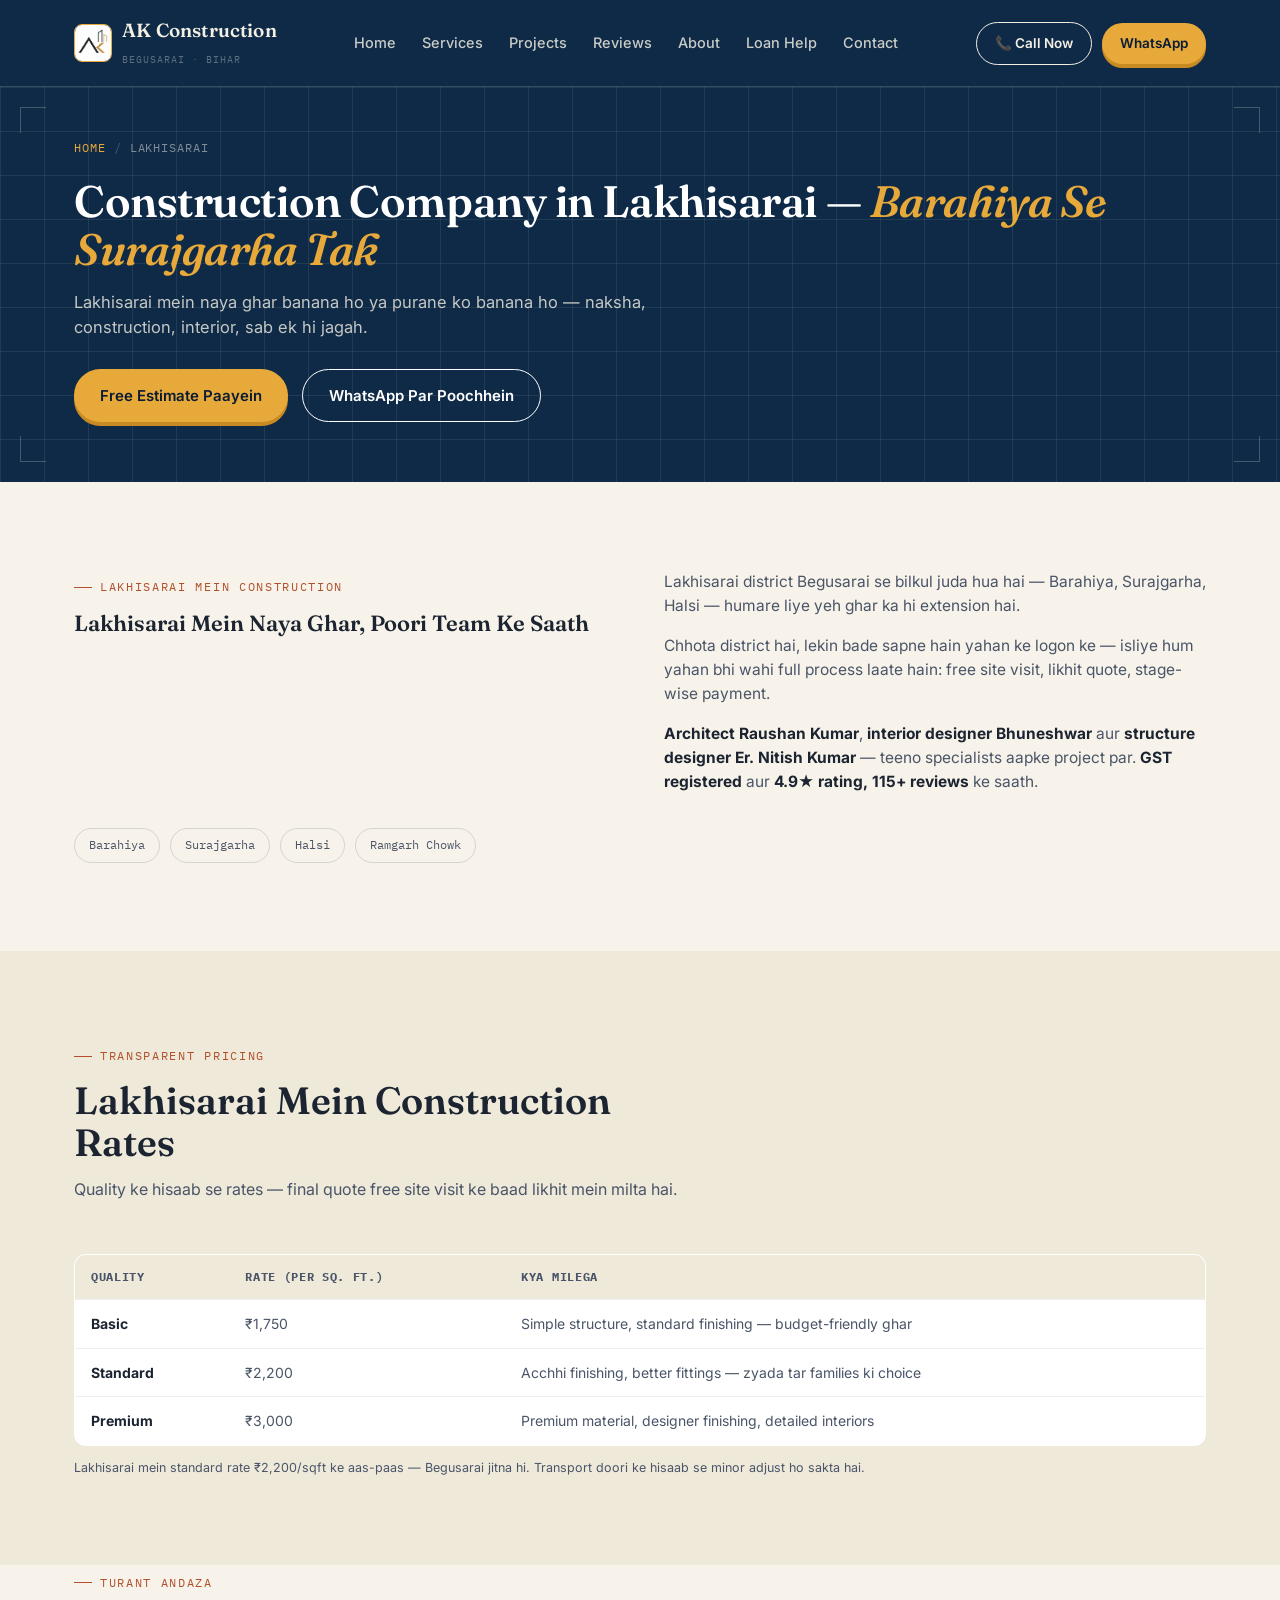
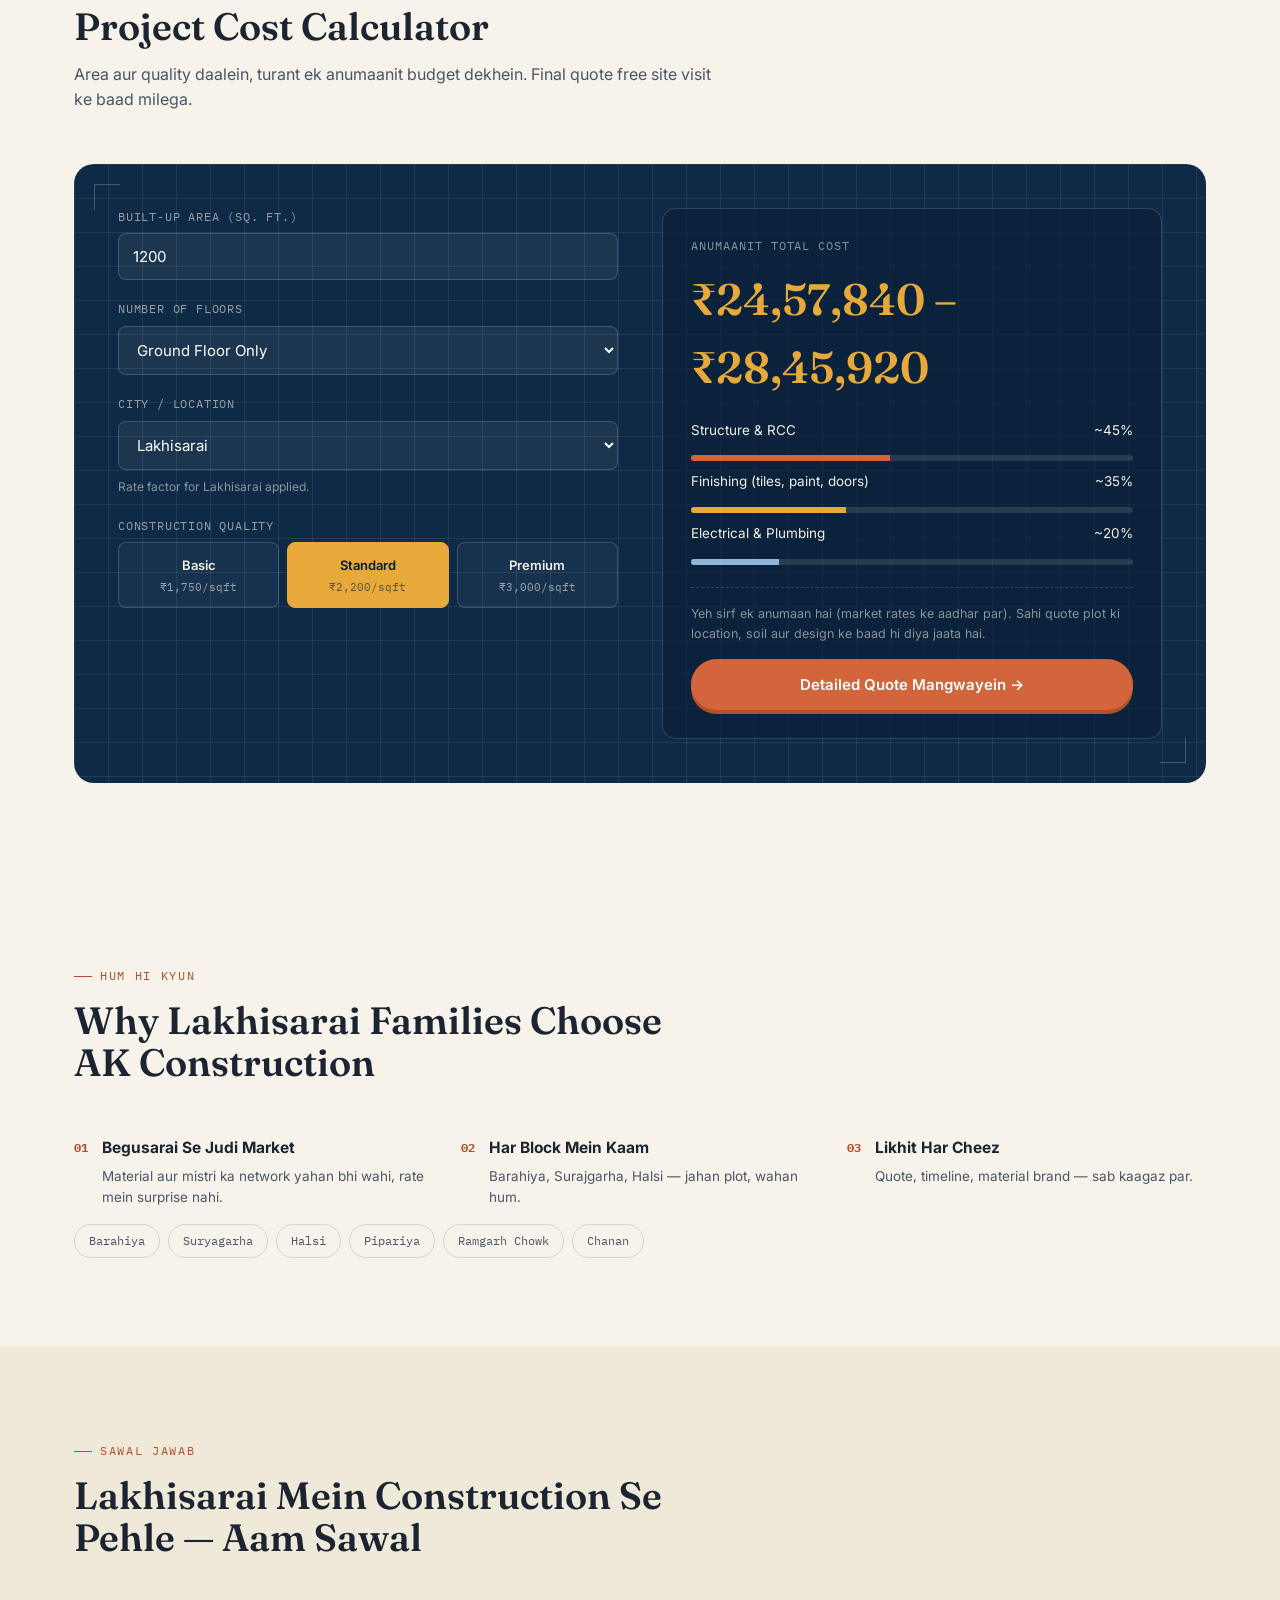
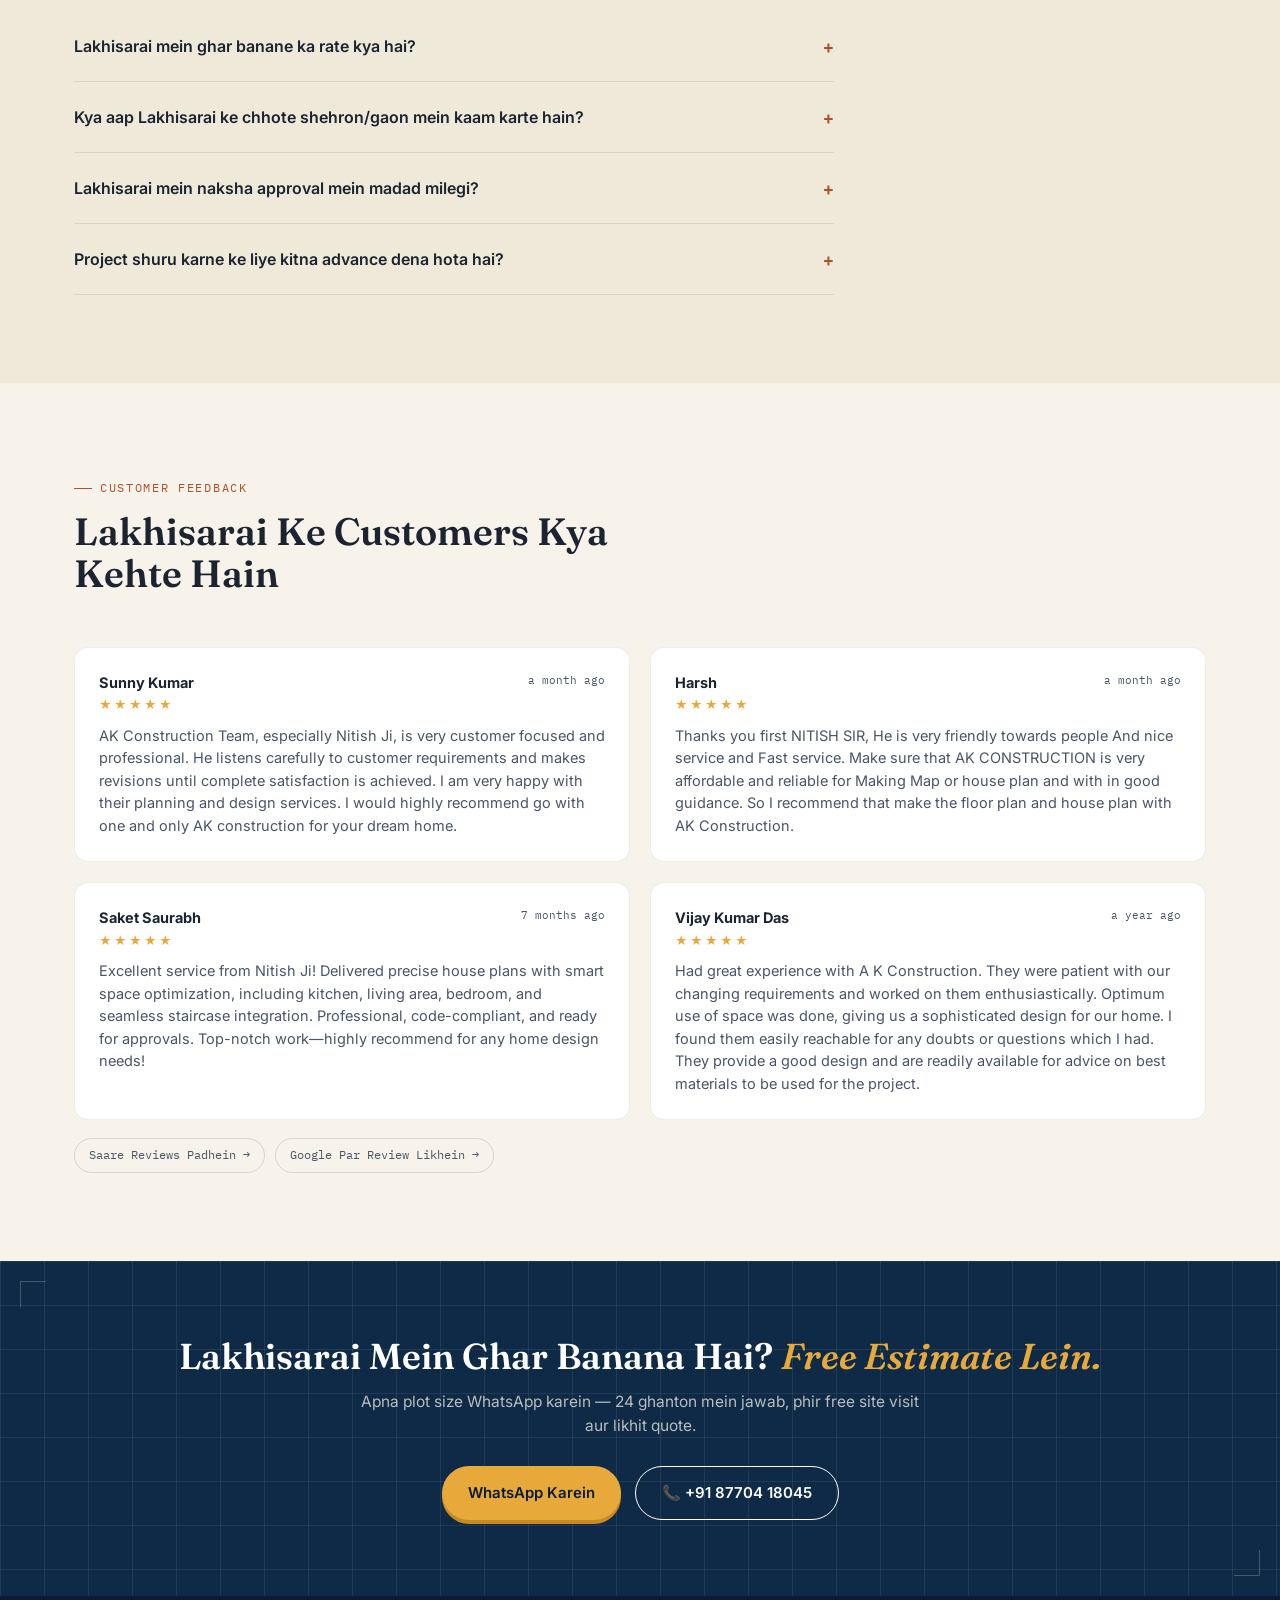
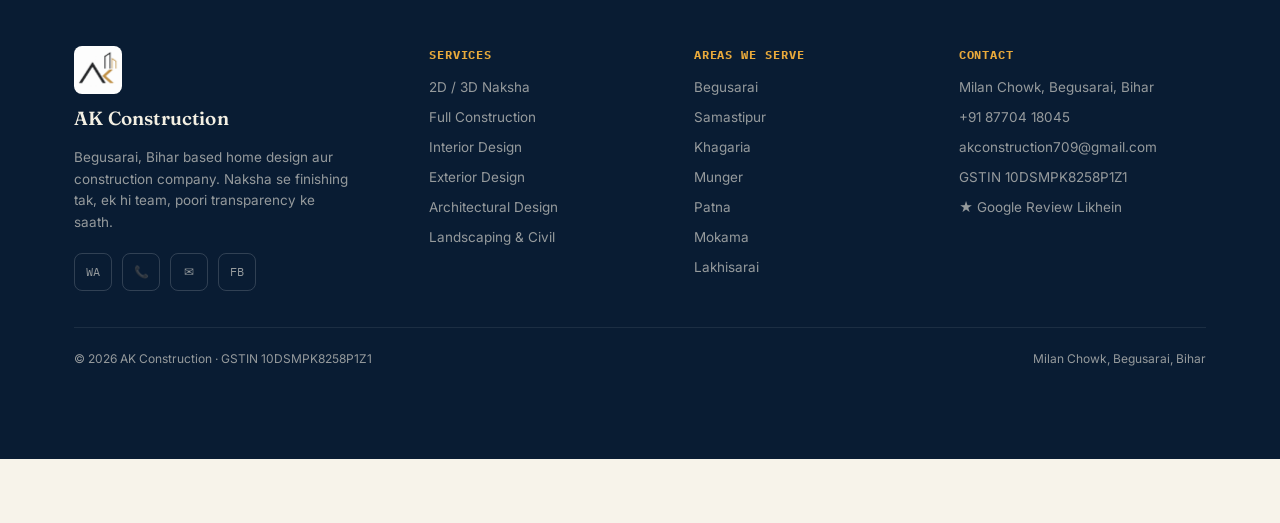
<file: lakhisarai.html>
<!DOCTYPE html>
<html lang="en">
<head>
<meta charset="UTF-8">
<meta name="viewport" content="width=device-width, initial-scale=1.0">
<title>Construction Company &amp; House Contractor in Lakhisarai — Naksha, Duplex Design &amp; Turnkey Building | AK Construction</title>
<meta name="description" content="Top construction company in Lakhisarai — AK Construction. Turnkey house construction with material, 2D/3D Vastu naksha, duplex design, interior design in Barahiya, Suryagarha. 4.9★ rated. Call +91 87704 18045.">
<meta name="keywords" content="construction company in Lakhisarai, house construction Lakhisarai, contractor in Lakhisarai, duplex house design Lakhisarai, naksha Lakhisarai, Barahiya house construction, Suryagarha contractor">
<link rel="canonical" href="https://akconstructionhomedesign.com/lakhisarai.html">
<meta property="og:type" content="website">
<meta property="og:site_name" content="AK Construction">
<meta property="og:title" content="Construction Company &amp; House Contractor in Lakhisarai — AK Construction">
<meta property="og:description" content="House construction, naksha aur interior design in Lakhisarai, Barahiya & Suryagarha — 4.9★ rated team. Free estimate paayein.">
<meta property="og:url" content="https://akconstructionhomedesign.com/lakhisarai.html">
<meta property="og:image" content="https://akconstructionhomedesign.com/assets/images/og-cover.jpg">
<meta property="og:locale" content="en_IN">
<link rel="preconnect" href="https://fonts.googleapis.com">
<link rel="preconnect" href="https://fonts.gstatic.com" crossorigin>
<link href="https://fonts.googleapis.com/css2?family=Fraunces:ital,opsz,wght@0,9..144,400;0,9..144,500;0,9..144,600;0,9..144,700;1,9..144,500&family=Inter:wght@400;500;600;700;800&family=IBM+Plex+Mono:wght@400;500;600&display=swap" rel="stylesheet">
<link rel="stylesheet" href="assets/css/style.css">
<link rel="icon" type="image/jpeg" href="assets/images/logo.jpg">
<script type="application/ld+json">
{
  "@context": "https://schema.org",
  "@type": "GeneralContractor",
  "@id": "https://akconstructionhomedesign.com/#business",
  "name": "AK Construction",
  "url": "https://akconstructionhomedesign.com/",
  "telephone": "+918770418045",
  "email": "akconstruction709@gmail.com",
  "address": { "@type": "PostalAddress", "streetAddress": "Milan Chowk", "addressLocality": "Begusarai", "addressRegion": "Bihar", "postalCode": "851101", "addressCountry": "IN" },
  "geo": { "@type": "GeoCoordinates", "latitude": 25.4288072, "longitude": 86.1301978 },
  "hasMap": "https://tinyurl.com/4sn3bjbs",
  "aggregateRating": { "@type": "AggregateRating", "ratingValue": "4.9", "reviewCount": "115", "bestRating": "5", "itemReviewed": { "@type": "GeneralContractor", "name": "AK Construction" } },
  "areaServed": [
    { "@type": "City", "name": "Begusarai" },
    { "@type": "City", "name": "Samastipur" },
    { "@type": "City", "name": "Khagaria" },
    { "@type": "City", "name": "Patna" },
    { "@type": "City", "name": "Mokama" },
    { "@type": "City", "name": "Lakhisarai" },
    { "@type": "City", "name": "Munger" }
  ],
  "knowsAbout": [
    "House Construction in Lakhisarai",
    "Contractor in Barahiya",
    "Suryagarha Civil Construction",
    "2D 3D Vastu Naksha",
    "Turnkey House Construction With Material"
  ],
  "sameAs": ["https://www.facebook.com/akconstruction309136", "https://tinyurl.com/4sn3bjbs"],
  "taxID": "10DSMPK8258P1Z1"
}
</script>
<script type="application/ld+json">
{
  "@context": "https://schema.org",
  "@type": "FAQPage",
  "mainEntity": [
    {
      "@type": "Question",
      "name": "Lakhisarai mein ghar banane ka rate kya hai?",
      "acceptedAnswer": { "@type": "Answer", "text": "Lakhisarai mein basic ₹1,750/sqft, standard ₹2,200/sqft, premium ₹3,000/sqft ke aas-paas. Site visit ke baad exact quote likhit mein." }
    },
    {
      "@type": "Question",
      "name": "Kya aap Lakhisarai ke chhote shehron/gaon mein kaam karte hain?",
      "acceptedAnswer": { "@type": "Answer", "text": "Haan, Barahiya, Surajgarha, Halsi jaise areas mein. Plot ki location bhejein, free site visit schedule kar denge." }
    },
    {
      "@type": "Question",
      "name": "Lakhisarai mein naksha approval mein madad milegi?",
      "acceptedAnswer": { "@type": "Answer", "text": "Haan, approval-ready naksha aur documents taiyaar karte hain — local authority ke liye jo format chahiye, wo dete hain." }
    },
    {
      "@type": "Question",
      "name": "Project shuru karne ke liye kitna advance dena hota hai?",
      "acceptedAnswer": { "@type": "Answer", "text": "Stage-wise payment system hai — shuru mein sirf agreement ke hisaab se pehli instalment. Pura breakdown quote mein likha hota hai." }
    }
  ]
}
</script>
</head>
<body>

<header>
  <div class="header-inner">
    <a href="index.html" class="logo">
      <img class="logo-mark logo-img" src="assets/images/logo.jpg" alt="AK Construction logo" width="38" height="38">
      <span>
        <span class="logo-text">AK Construction</span><br>
        <span class="logo-sub">Begusarai · Bihar</span>
      </span>
    </a>
    <nav class="main-nav" aria-label="Main navigation">
      <a href="index.html">Home</a>
      <a href="services.html">Services</a>
      <a href="projects.html">Projects</a>
      <a href="reviews.html">Reviews</a>
      <a href="about.html">About</a>
      <a href="loan.html">Loan Help</a>
      <a href="contact.html">Contact</a>
    </nav>
    <div class="header-cta">
      <a class="btn btn-outline btn-sm" href="tel:+918770418045" style="color:var(--cream-text)"><span class="btn-label">📞 Call Now</span></a>
      <a class="btn btn-ochre btn-sm" href="https://wa.me/918770418045?text=Namaste%2C%20mujhe%20ghar%20banwana%20hai%2C%20please%20details%20bhejein." target="_blank" rel="noopener"><span class="btn-label">WhatsApp</span></a>
      <button class="nav-toggle" aria-label="Open menu" aria-expanded="false">☰</button>
    </div>
  </div>
  <div class="mobile-nav" id="mobileNav">
    <a href="index.html">Home</a>
    <a href="services.html">Services</a>
    <a href="projects.html">Projects</a>
    <a href="reviews.html">Reviews</a>
    <a href="about.html">About</a>
    <a href="loan.html">Loan Help</a>
    <a href="contact.html">Contact</a>
  </div>
</header>

<section class="blueprint page-hero">
  <span class="corner-mark tl"></span>
  <span class="corner-mark tr"></span>
  <span class="corner-mark bl"></span>
  <span class="corner-mark br"></span>
  <div class="wrap">
    <div class="breadcrumb"><a href="index.html">Home</a><span class="sep">/</span><span>Lakhisarai</span></div>
    <h1>Construction Company in Lakhisarai — <em>Barahiya Se Surajgarha Tak</em></h1>
    <p class="lede">Lakhisarai mein naya ghar banana ho ya purane ko banana ho — naksha, construction, interior, sab ek hi jagah.</p>
    <div class="page-hero-actions">
      <a href="contact.html" class="btn btn-ochre">Free Estimate Paayein</a>
      <a href="https://wa.me/918770418045?text=Namaste%2C%20mujhe%20ghar%20banwana%20hai%2C%20please%20details%20bhejein." target="_blank" rel="noopener" class="btn btn-outline" style="color:#fff;">WhatsApp Par Poochhein</a>
    </div>
  </div>
</section>

<section>
  <div class="wrap">
    <div class="two-col">
      <div>
        <div class="eyebrow" style="color:var(--terracotta-deep);margin-bottom:14px;">Lakhisarai Mein Construction</div>
        <h3>Lakhisarai Mein Naya Ghar, Poori Team Ke Saath</h3>
      </div>
      <div class="prose">
        <p>Lakhisarai district Begusarai se bilkul juda hua hai — Barahiya, Surajgarha, Halsi — humare liye yeh ghar ka hi extension hai.</p>
        <p>Chhota district hai, lekin bade sapne hain yahan ke logon ke — isliye hum yahan bhi wahi full process laate hain: free site visit, likhit quote, stage-wise payment.</p>
        <p><strong>Architect Raushan Kumar</strong>, <strong>interior designer Bhuneshwar</strong> aur <strong>structure designer Er. Nitish Kumar</strong> — teeno specialists aapke project par. <strong>GST registered</strong> aur <strong>4.9★ rating, 115+ reviews</strong> ke saath.</p>
      </div>
    </div>
    <div class="tag-row">
      <span class="tag-chip">Barahiya</span>
      <span class="tag-chip">Surajgarha</span>
      <span class="tag-chip">Halsi</span>
      <span class="tag-chip">Ramgarh Chowk</span>
    </div>
  </div>
</section>

<section class="section-alt">
  <div class="wrap">
    <div class="section-head">
      <div class="eyebrow">Transparent Pricing</div>
      <h2>Lakhisarai Mein Construction Rates</h2>
      <p>Quality ke hisaab se rates — final quote free site visit ke baad likhit mein milta hai.</p>
    </div>
    <div class="rates-wrap">
      <table class="rates-table">
        <thead>
          <tr><th>Quality</th><th>Rate (per sq. ft.)</th><th>Kya Milega</th></tr>
        </thead>
        <tbody>
          <tr><td><strong>Basic</strong></td><td>₹1,750</td><td>Simple structure, standard finishing — budget-friendly ghar</td></tr>
          <tr><td><strong>Standard</strong></td><td>₹2,200</td><td>Acchhi finishing, better fittings — zyada tar families ki choice</td></tr>
          <tr><td><strong>Premium</strong></td><td>₹3,000</td><td>Premium material, designer finishing, detailed interiors</td></tr>
        </tbody>
      </table>
    </div>
    <p class="rates-note">Lakhisarai mein standard rate ₹2,200/sqft ke aas-paas — Begusarai jitna hi. Transport doori ke hisaab se minor adjust ho sakta hai.</p>
  </div>
</section>

<section style="padding-top:0;">
  <div class="wrap">
    <div class="section-head">
      <div class="eyebrow">Turant Andaza</div>
      <h2>Project Cost Calculator</h2>
      <p>Area aur quality daalein, turant ek anumaanit budget dekhein. Final quote free site visit ke baad milega.</p>
    </div>

    <div class="calc-shell">
      <span class="corner-mark tl"></span>
      <span class="corner-mark br"></span>
      <div class="calc-grid">
        <div class="calc-form">
          <div class="field">
            <label for="area">Built-up Area (Sq. Ft.)</label>
            <input type="number" id="area" min="200" max="20000" value="1200" step="50">
          </div>
          <div class="field">
            <label for="floors">Number of Floors</label>
            <select id="floors">
              <option value="1">Ground Floor Only</option>
              <option value="2">Ground + 1</option>
              <option value="3">Ground + 2</option>
            </select>
          </div>
          <div class="field">
            <label for="city">City / Location</label>
            <select id="city">
              <option value="1">Begusarai</option>
              <option value="0.98">Khagaria</option>
              <option value="0.98">Samastipur</option>
              <option value="0.98">Mokama</option>
              <option value="0.98" selected>Lakhisarai</option>
              <option value="0.97">Munger</option>
              <option value="1.08">Patna</option>
              <option value="1.02">Muzaffarpur</option>
              <option value="1.03">Darbhanga</option>
              <option value="1.03">Bhagalpur</option>
            </select>
            <p id="cityNote" style="font-size:12px;color:rgba(243,239,227,0.55);margin-top:8px;"></p>
          </div>
          <div class="field">
            <label>Construction Quality</label>
            <div class="tier-row" id="tierRow">
              <div class="tier-btn" data-rate="1750">Basic<small>₹1,750/sqft</small></div>
              <div class="tier-btn active" data-rate="2200">Standard<small>₹2,200/sqft</small></div>
              <div class="tier-btn" data-rate="3000">Premium<small>₹3,000/sqft</small></div>
            </div>
          </div>
        </div>

        <div class="calc-result">
          <div>
            <div class="result-label">Anumaanit Total Cost</div>
            <div class="result-amount" id="resultAmount">₹21,00,000 – ₹23,10,000</div>
            <div class="breakup">
              <div class="breakup-row"><span>Structure &amp; RCC</span><span>~45%</span></div>
              <div class="breakup-bar"><div class="breakup-fill" style="width:45%;"></div></div>
              <div class="breakup-row"><span>Finishing (tiles, paint, doors)</span><span>~35%</span></div>
              <div class="breakup-bar"><div class="breakup-fill" style="width:35%; background:var(--ochre);"></div></div>
              <div class="breakup-row"><span>Electrical &amp; Plumbing</span><span>~20%</span></div>
              <div class="breakup-bar"><div class="breakup-fill" style="width:20%; background:#8FB6D9;"></div></div>
            </div>
          </div>
          <div>
            <div class="calc-disclaimer">Yeh sirf ek anumaan hai (market rates ke aadhar par). Sahi quote plot ki location, soil aur design ke baad hi diya jaata hai.</div>
            <a href="contact.html" class="btn btn-terracotta" style="width:100%;">Detailed Quote Mangwayein →</a>
          </div>
        </div>
      </div>
    </div>
  </div>
</section>

<section>
  <div class="wrap">
    <div class="section-head">
      <div class="eyebrow">Hum Hi Kyun</div>
      <h2>Why Lakhisarai Families Choose AK Construction</h2>
    </div>
    <div class="why-grid">
      <div class="why-item"><div class="why-num">01</div><div><h4>Begusarai Se Judi Market</h4><p>Material aur mistri ka network yahan bhi wahi, rate mein surprise nahi.</p></div></div>
      <div class="why-item"><div class="why-num">02</div><div><h4>Har Block Mein Kaam</h4><p>Barahiya, Surajgarha, Halsi — jahan plot, wahan hum.</p></div></div>
      <div class="why-item"><div class="why-num">03</div><div><h4>Likhit Har Cheez</h4><p>Quote, timeline, material brand — sab kaagaz par.</p></div></div>
    </div>
    <div class="tag-row" style="flex-wrap:wrap;gap:8px;margin-top:16px;">
      <span class="tag-chip">Barahiya</span>
      <span class="tag-chip">Suryagarha</span>
      <span class="tag-chip">Halsi</span>
      <span class="tag-chip">Pipariya</span>
      <span class="tag-chip">Ramgarh Chowk</span>
      <span class="tag-chip">Chanan</span>
    </div>
  </div>
</section>

<section class="section-alt">
  <div class="wrap">
    <div class="section-head">
      <div class="eyebrow">Sawal Jawab</div>
      <h2>Lakhisarai Mein Construction Se Pehle — Aam Sawal</h2>
    </div>
    <div class="faq-list" id="faqList">
      <div class="faq-item">
        <button class="faq-q"><span>Lakhisarai mein ghar banane ka rate kya hai?</span><span class="icon">+</span></button>
        <div class="faq-a"><p>Lakhisarai mein basic ₹1,750/sqft, standard ₹2,200/sqft, premium ₹3,000/sqft ke aas-paas. Site visit ke baad exact quote likhit mein.</p></div>
      </div>
      <div class="faq-item">
        <button class="faq-q"><span>Kya aap Lakhisarai ke chhote shehron/gaon mein kaam karte hain?</span><span class="icon">+</span></button>
        <div class="faq-a"><p>Haan, Barahiya, Surajgarha, Halsi jaise areas mein. Plot ki location bhejein, free site visit schedule kar denge.</p></div>
      </div>
      <div class="faq-item">
        <button class="faq-q"><span>Lakhisarai mein naksha approval mein madad milegi?</span><span class="icon">+</span></button>
        <div class="faq-a"><p>Haan, approval-ready naksha aur documents taiyaar karte hain — local authority ke liye jo format chahiye, wo dete hain.</p></div>
      </div>
      <div class="faq-item">
        <button class="faq-q"><span>Project shuru karne ke liye kitna advance dena hota hai?</span><span class="icon">+</span></button>
        <div class="faq-a"><p>Stage-wise payment system hai — shuru mein sirf agreement ke hisaab se pehli instalment. Pura breakdown quote mein likha hota hai.</p></div>
      </div>
    </div>
  </div>
</section>

<section>
  <div class="wrap">
    <div class="section-head">
      <div class="eyebrow">Customer Feedback</div>
      <h2>Lakhisarai Ke Customers Kya Kehte Hain</h2>
    </div>
    <div class="review-grid" id="reviewList">
      <div class="testi-card">
        <div class="ph-title">Reviews Load Ho Rahe Hain…</div>
        <p>Google se real customer reviews yahan dikhte hain.</p>
      </div>
    </div>
    <div class="tag-row">
      <span class="tag-chip"><a href="reviews.html">Saare Reviews Padhein →</a></span>
      <span class="tag-chip"><a href="https://tinyurl.com/4sn3bjbs" target="_blank" rel="noopener">Google Par Review Likhein →</a></span>
    </div>
  </div>
</section>

<div class="cta-band">
  <span class="corner-mark tl"></span>
  <span class="corner-mark br"></span>
  <div class="wrap">
    <h2>Lakhisarai Mein Ghar Banana Hai? <em>Free Estimate Lein.</em></h2>
    <p>Apna plot size WhatsApp karein — 24 ghanton mein jawab, phir free site visit aur likhit quote.</p>
    <div class="btn-row">
      <a href="https://wa.me/918770418045?text=Namaste%2C%20mujhe%20ghar%20banwana%20hai%2C%20please%20details%20bhejein." target="_blank" rel="noopener" class="btn btn-ochre">WhatsApp Karein</a>
      <a href="tel:+918770418045" class="btn btn-outline" style="color:#fff;">📞 +91 87704 18045</a>
    </div>
  </div>
</div>

<footer>
  <div class="wrap">
    <div class="footer-grid">
      <div class="footer-brand">
        <img class="footer-logo" src="assets/images/logo.jpg" alt="AK Construction logo" width="48" height="48" loading="lazy">
        <span class="logo-text">AK Construction</span>
        <p>Begusarai, Bihar based home design aur construction company. Naksha se finishing tak, ek hi team, poori transparency ke saath.</p>
        <div class="contact-socials">
          <a class="soc-btn" href="https://wa.me/918770418045" target="_blank" rel="noopener" aria-label="WhatsApp">WA</a>
          <a class="soc-btn" href="tel:+918770418045" aria-label="Call">📞</a>
          <a class="soc-btn" href="mailto:akconstruction709@gmail.com" aria-label="Email">✉</a>
          <a class="soc-btn" href="https://www.facebook.com/akconstruction309136" target="_blank" rel="noopener" aria-label="Facebook">FB</a>
        </div>
      </div>
      <div>
        <h5>Services</h5>
        <ul>
          <li><a href="services.html#naksha">2D / 3D Naksha</a></li>
          <li><a href="services.html#construction">Full Construction</a></li>
          <li><a href="services.html#interior">Interior Design</a></li>
          <li><a href="services.html#exterior">Exterior Design</a></li>
          <li><a href="services.html#architectural">Architectural Design</a></li>
          <li><a href="services.html#landscaping">Landscaping &amp; Civil</a></li>
        </ul>
      </div>
      <div>
        <h5>Areas We Serve</h5>
        <ul>
          <li><a href="begusarai.html">Begusarai</a></li>
          <li><a href="samastipur.html">Samastipur</a></li>
          <li><a href="khagaria.html">Khagaria</a></li>
          <li><a href="munger.html">Munger</a></li>
          <li><a href="patna.html">Patna</a></li>
          <li><a href="mokama.html">Mokama</a></li>
          <li><a href="lakhisarai.html">Lakhisarai</a></li>
        </ul>
      </div>
      <div>
        <h5>Contact</h5>
        <ul>
          <li>Milan Chowk, Begusarai, Bihar</li>
          <li><a href="tel:+918770418045">+91 87704 18045</a></li>
          <li><a href="mailto:akconstruction709@gmail.com">akconstruction709@gmail.com</a></li>
          <li>GSTIN 10DSMPK8258P1Z1</li>
          <li><a href="https://tinyurl.com/4sn3bjbs" target="_blank" rel="noopener">★ Google Review Likhein</a></li>
        </ul>
      </div>
    </div>
    <div class="footer-bottom">
      <span>© 2026 AK Construction · GSTIN 10DSMPK8258P1Z1</span>
      <span>Milan Chowk, Begusarai, Bihar</span>
    </div>
  </div>
</footer>

<div class="mobile-bar">
  <div class="mobile-bar-inner">
    <a class="call" href="tel:+918770418045">📞 Call Now</a>
    <a class="wa" href="https://wa.me/918770418045?text=Namaste%2C%20mujhe%20ghar%20banwana%20hai%2C%20please%20details%20bhejein." target="_blank" rel="noopener">💬 WhatsApp</a>
  </div>
</div>

<script src="assets/js/main.js"></script>
</body>
</html>
</file>
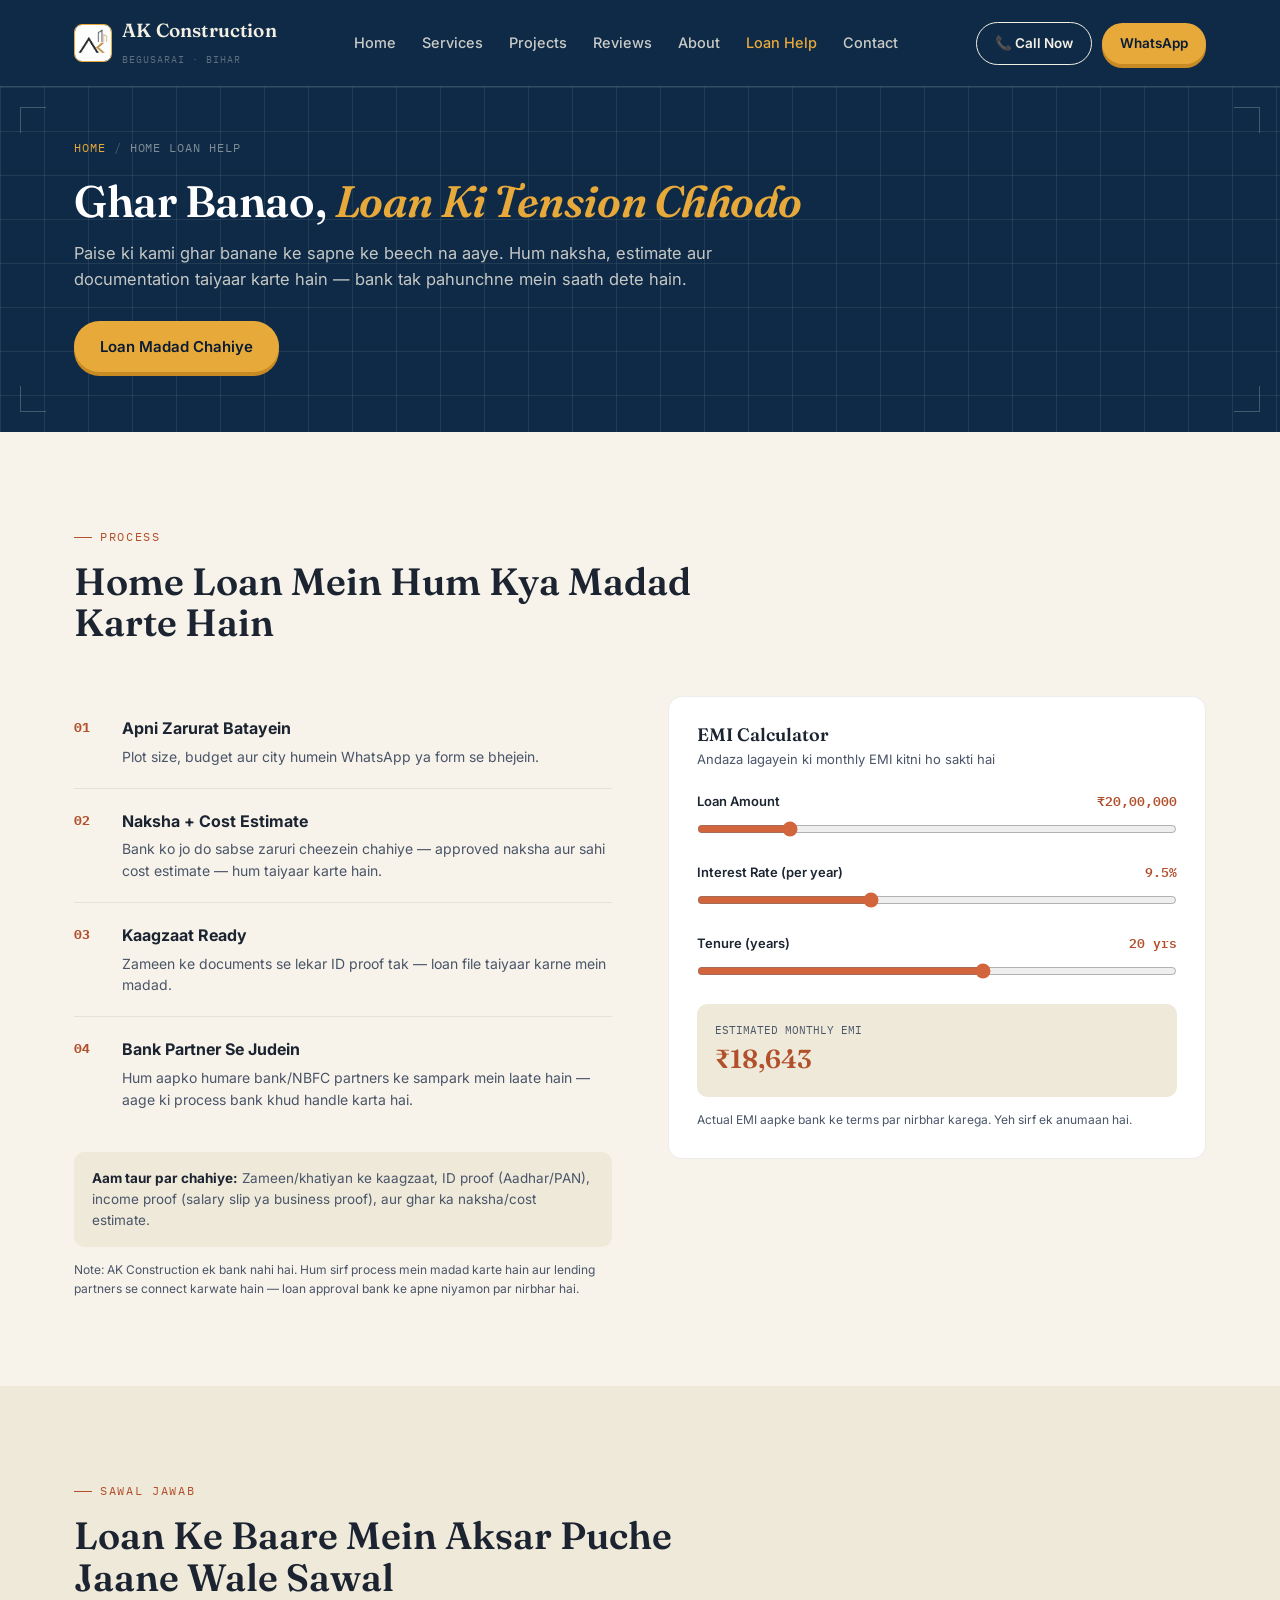
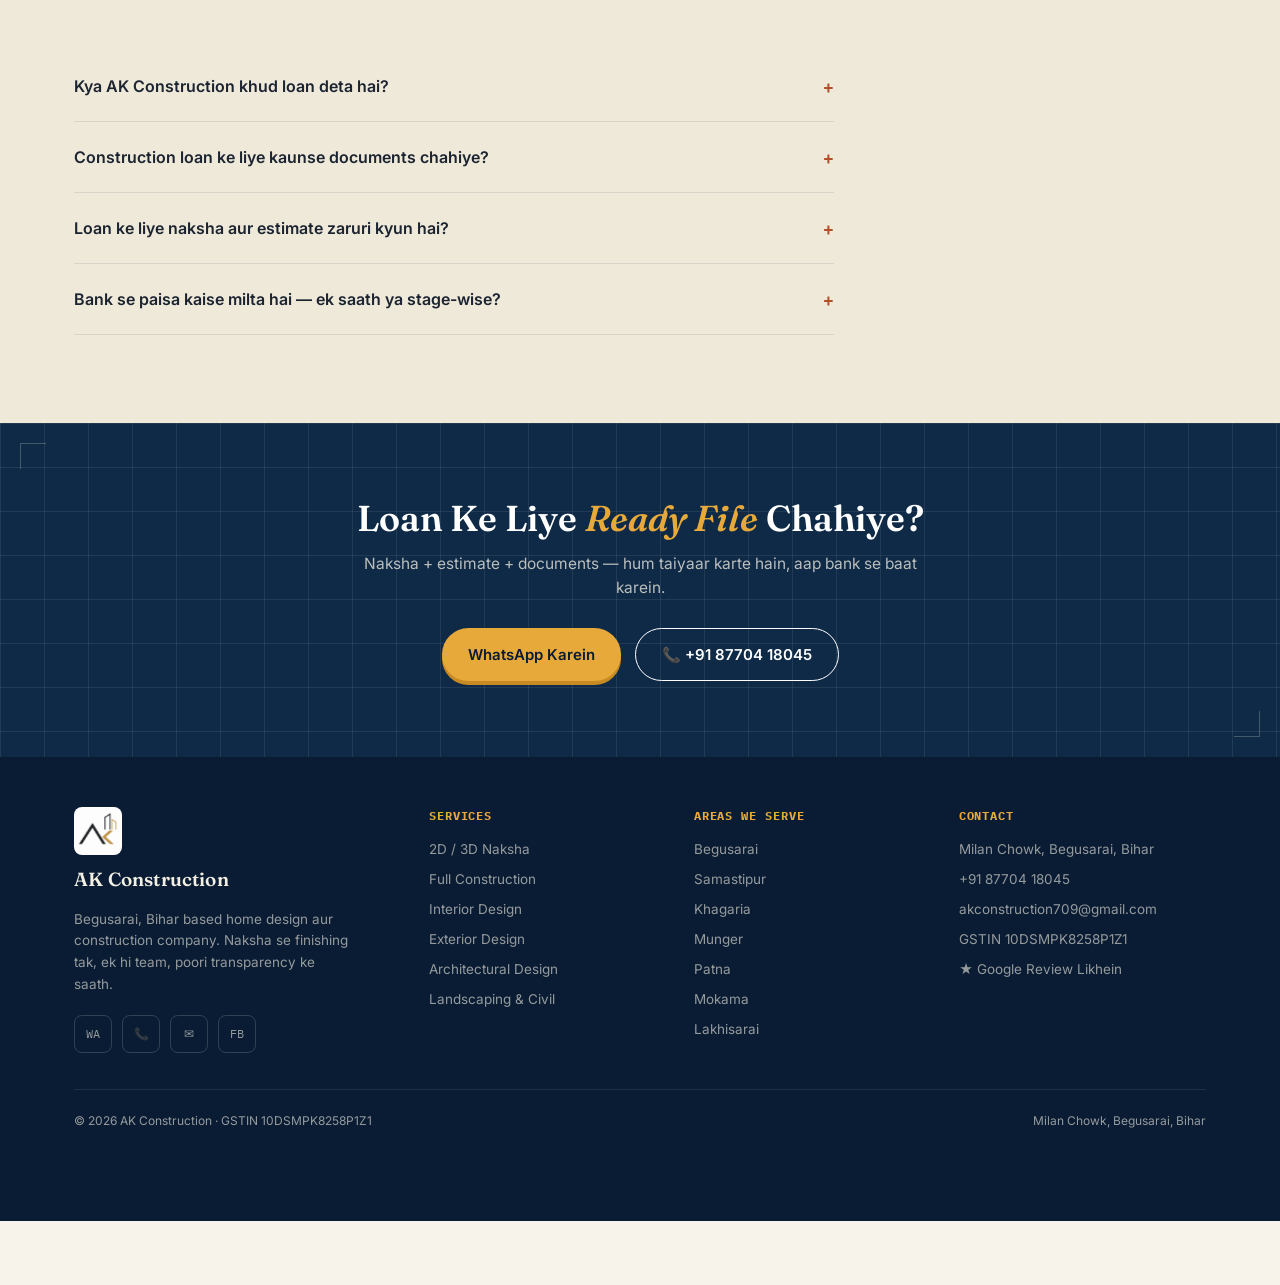
<file: loan.html>
<!DOCTYPE html>
<html lang="en">
<head>
<meta charset="UTF-8">
<meta name="viewport" content="width=device-width, initial-scale=1.0">
<title>Home Loan Help &amp; EMI Calculator for House Construction in Bihar | AK Construction Begusarai</title>
<meta name="description" content="Ghar banane ke liye home construction loan madad: bank-ready naksha, certified cost estimate, bank partners connect aur free EMI calculator. AK Construction, Begusarai. Call +91 87704 18045.">
<meta name="keywords" content="home loan help Bihar, house construction loan Begusarai, bank estimate for home loan, EMI calculator home loan, ghar loan naksha Bihar, SBI home construction loan document">
<link rel="canonical" href="https://akconstructionhomedesign.com/loan.html">
<meta property="og:type" content="website">
<meta property="og:site_name" content="AK Construction">
<meta property="og:title" content="Home Loan Help &amp; EMI Calculator — AK Construction, Begusarai">
<meta property="og:description" content="Construction loan ke liye documentation madad, certified estimate aur free EMI calculator.">
<meta property="og:url" content="https://akconstructionhomedesign.com/loan.html">
<meta property="og:image" content="https://akconstructionhomedesign.com/assets/images/og-cover.jpg">
<meta property="og:locale" content="en_IN">
<link rel="preconnect" href="https://fonts.googleapis.com">
<link rel="preconnect" href="https://fonts.gstatic.com" crossorigin>
<link href="https://fonts.googleapis.com/css2?family=Fraunces:ital,opsz,wght@0,9..144,400;0,9..144,500;0,9..144,600;0,9..144,700;1,9..144,500&family=Inter:wght@400;500;600;700;800&family=IBM+Plex+Mono:wght@400;500;600&display=swap" rel="stylesheet">
<link rel="stylesheet" href="assets/css/style.css">
<link rel="icon" type="image/jpeg" href="assets/images/logo.jpg">
<script type="application/ld+json">
{
  "@context": "https://schema.org",
  "@type": "GeneralContractor",
  "@id": "https://akconstructionhomedesign.com/#business",
  "name": "AK Construction",
  "url": "https://akconstructionhomedesign.com/",
  "telephone": "+918770418045",
  "email": "akconstruction709@gmail.com",
  "address": { "@type": "PostalAddress", "streetAddress": "Milan Chowk", "addressLocality": "Begusarai", "addressRegion": "Bihar", "postalCode": "851101", "addressCountry": "IN" },
  "geo": { "@type": "GeoCoordinates", "latitude": 25.4288072, "longitude": 86.1301978 },
  "hasMap": "https://tinyurl.com/4sn3bjbs",
  "aggregateRating": { "@type": "AggregateRating", "ratingValue": "4.9", "reviewCount": "115", "bestRating": "5", "itemReviewed": { "@type": "GeneralContractor", "name": "AK Construction" } },
  "areaServed": [
    { "@type": "City", "name": "Begusarai" },
    { "@type": "City", "name": "Samastipur" },
    { "@type": "City", "name": "Khagaria" },
    { "@type": "City", "name": "Patna" },
    { "@type": "City", "name": "Mokama" },
    { "@type": "City", "name": "Lakhisarai" },
    { "@type": "City", "name": "Munger" }
  ],
  "knowsAbout": [
    "Bank Format Construction Cost Estimation",
    "Home Construction Loan Documentation",
    "Municipal Sanction Drawings for Loans",
    "Construction Loan EMI Calculation"
  ],
  "sameAs": ["https://www.facebook.com/akconstruction309136", "https://tinyurl.com/4sn3bjbs"],
  "taxID": "10DSMPK8258P1Z1"
}
</script>
<script type="application/ld+json">
{
  "@context": "https://schema.org",
  "@type": "FAQPage",
  "mainEntity": [
    {
      "@type": "Question",
      "name": "Kya AK Construction khud loan deta hai?",
      "acceptedAnswer": { "@type": "Answer", "text": "Nahi. AK Construction ek construction company hai, bank nahi. Hum documentation taiyaar karne aur bank/NBFC partners se connect karwane mein madad karte hain." }
    },
    {
      "@type": "Question",
      "name": "Construction loan ke liye kaunse documents chahiye?",
      "acceptedAnswer": { "@type": "Answer", "text": "Zameen/khatiyan ke kaagzaat, Aadhar/PAN, income proof, aur ghar ka naksha aur cost estimate. Hum yeh sab taiyaar karne mein madad karte hain." }
    },
    {
      "@type": "Question",
      "name": "Loan ke liye naksha aur estimate zaruri kyun hai?",
      "acceptedAnswer": { "@type": "Answer", "text": "Bank loan tabhi approve karta hai jab use pata ho ki paisa kahan lagega. Sahi naksha aur cost estimate se approval jaldi aur loan amount sahi milta hai." }
    }
  ]
}
</script>
</head>
<body>

<header>
  <div class="header-inner">
    <a href="index.html" class="logo">
      <img class="logo-mark logo-img" src="assets/images/logo.jpg" alt="AK Construction logo" width="38" height="38">
      <span>
        <span class="logo-text">AK Construction</span><br>
        <span class="logo-sub">Begusarai · Bihar</span>
      </span>
    </a>
    <nav class="main-nav" aria-label="Main navigation">
      <a href="index.html">Home</a>
      <a href="services.html">Services</a>
      <a href="projects.html">Projects</a>
      <a href="reviews.html">Reviews</a>
      <a href="about.html">About</a>
      <a href="loan.html" aria-current="page">Loan Help</a>
      <a href="contact.html">Contact</a>
    </nav>
    <div class="header-cta">
      <a class="btn btn-outline btn-sm" href="tel:+918770418045" style="color:var(--cream-text)"><span class="btn-label">📞 Call Now</span></a>
      <a class="btn btn-ochre btn-sm" href="https://wa.me/918770418045?text=Namaste%2C%20mujhe%20ghar%20banwana%20hai%2C%20please%20details%20bhejein." target="_blank" rel="noopener"><span class="btn-label">WhatsApp</span></a>
      <button class="nav-toggle" aria-label="Open menu" aria-expanded="false">☰</button>
    </div>
  </div>
  <div class="mobile-nav" id="mobileNav">
    <a href="index.html">Home</a>
    <a href="services.html">Services</a>
    <a href="projects.html">Projects</a>
    <a href="reviews.html">Reviews</a>
    <a href="about.html">About</a>
    <a href="loan.html" aria-current="page">Loan Help</a>
    <a href="contact.html">Contact</a>
  </div>
</header>

<!-- ============ PAGE HERO ============ -->
<section class="blueprint page-hero">
  <span class="corner-mark tl"></span>
  <span class="corner-mark tr"></span>
  <span class="corner-mark bl"></span>
  <span class="corner-mark br"></span>
  <div class="wrap">
    <div class="breadcrumb"><a href="index.html">Home</a><span class="sep">/</span><span>Home Loan Help</span></div>
    <h1>Ghar Banao, <em>Loan Ki Tension Chhodo</em></h1>
    <p class="lede">Paise ki kami ghar banane ke sapne ke beech na aaye. Hum naksha, estimate aur documentation taiyaar karte hain — bank tak pahunchne mein saath dete hain.</p>
    <div class="page-hero-actions">
      <a href="https://wa.me/918770418045?text=Namaste%2C%20mujhe%20home%20loan%20mein%20madad%20chahiye." target="_blank" rel="noopener" class="btn btn-ochre">Loan Madad Chahiye</a>
    </div>
  </div>
</section>

<!-- ============ LOAN STEPS + EMI ============ -->
<section>
  <div class="wrap">
    <div class="section-head">
      <div class="eyebrow">Process</div>
      <h2>Home Loan Mein Hum Kya Madad Karte Hain</h2>
    </div>

    <div class="loan-wrap">
      <div>
        <div class="loan-steps">
          <div class="loan-step">
            <div class="step-num">01</div>
            <div><h4>Apni Zarurat Batayein</h4><p>Plot size, budget aur city humein WhatsApp ya form se bhejein.</p></div>
          </div>
          <div class="loan-step">
            <div class="step-num">02</div>
            <div><h4>Naksha + Cost Estimate</h4><p>Bank ko jo do sabse zaruri cheezein chahiye — approved naksha aur sahi cost estimate — hum taiyaar karte hain.</p></div>
          </div>
          <div class="loan-step">
            <div class="step-num">03</div>
            <div><h4>Kaagzaat Ready</h4><p>Zameen ke documents se lekar ID proof tak — loan file taiyaar karne mein madad.</p></div>
          </div>
          <div class="loan-step">
            <div class="step-num">04</div>
            <div><h4>Bank Partner Se Judein</h4><p>Hum aapko humare bank/NBFC partners ke sampark mein laate hain — aage ki process bank khud handle karta hai.</p></div>
          </div>
        </div>
        <div class="docs-note">
          <strong>Aam taur par chahiye:</strong> Zameen/khatiyan ke kaagzaat, ID proof (Aadhar/PAN), income proof (salary slip ya business proof), aur ghar ka naksha/cost estimate.
        </div>
        <p class="loan-disclaimer">Note: AK Construction ek bank nahi hai. Hum sirf process mein madad karte hain aur lending partners se connect karwate hain — loan approval bank ke apne niyamon par nirbhar hai.</p>
      </div>

      <div class="emi-card">
        <h3>EMI Calculator</h3>
        <div class="sub">Andaza lagayein ki monthly EMI kitni ho sakti hai</div>

        <div class="emi-field">
          <label>Loan Amount <span class="val" id="loanAmtVal">₹20,00,000</span></label>
          <input type="range" id="loanAmt" min="200000" max="10000000" step="50000" value="2000000">
        </div>
        <div class="emi-field">
          <label>Interest Rate (per year) <span class="val" id="rateVal">9.5%</span></label>
          <input type="range" id="rate" min="7" max="14" step="0.1" value="9.5">
        </div>
        <div class="emi-field">
          <label>Tenure (years) <span class="val" id="tenureVal">20 yrs</span></label>
          <input type="range" id="tenure" min="5" max="30" step="1" value="20">
        </div>

        <div class="emi-out">
          <div><div class="lbl">Estimated Monthly EMI</div><div class="amt" id="emiOut">₹18,643</div></div>
        </div>
        <p class="loan-disclaimer">Actual EMI aapke bank ke terms par nirbhar karega. Yeh sirf ek anumaan hai.</p>
      </div>
    </div>
  </div>
</section>

<!-- ============ FAQ ============ -->
<section class="section-alt">
  <div class="wrap">
    <div class="section-head">
      <div class="eyebrow">Sawal Jawab</div>
      <h2>Loan Ke Baare Mein Aksar Puche Jaane Wale Sawal</h2>
    </div>
    <div class="faq-list">

      <div class="faq-item">
        <button class="faq-q"><span>Kya AK Construction khud loan deta hai?</span><span class="icon">+</span></button>
        <div class="faq-a"><p>Nahi. AK Construction ek construction company hai, bank nahi. Hum documentation taiyaar karne aur bank/NBFC partners se connect karwane mein madad karte hain.</p></div>
      </div>

      <div class="faq-item">
        <button class="faq-q"><span>Construction loan ke liye kaunse documents chahiye?</span><span class="icon">+</span></button>
        <div class="faq-a"><p>Zameen/khatiyan ke kaagzaat, Aadhar/PAN, income proof, aur ghar ka naksha aur cost estimate. Hum yeh sab taiyaar karne mein madad karte hain.</p></div>
      </div>

      <div class="faq-item">
        <button class="faq-q"><span>Loan ke liye naksha aur estimate zaruri kyun hai?</span><span class="icon">+</span></button>
        <div class="faq-a"><p>Bank loan tabhi approve karta hai jab use pata ho ki paisa kahan lagega. Sahi naksha aur cost estimate se approval jaldi aur loan amount sahi milta hai.</p></div>
      </div>

      <div class="faq-item">
        <button class="faq-q"><span>Bank se paisa kaise milta hai — ek saath ya stage-wise?</span><span class="icon">+</span></button>
        <div class="faq-a"><p>Aam taur par bank construction ke stages par paisa release karta hai — foundation, structure, finishing. Isliye stage-wise progress report zaruri hota hai, jo hum dete hain.</p></div>
      </div>

    </div>
  </div>
</section>

<!-- ============ CTA ============ -->
<div class="cta-band">
  <span class="corner-mark tl"></span>
  <span class="corner-mark br"></span>
  <div class="wrap">
    <h2>Loan Ke Liye <em>Ready File</em> Chahiye?</h2>
    <p>Naksha + estimate + documents — hum taiyaar karte hain, aap bank se baat karein.</p>
    <div class="btn-row">
      <a href="https://wa.me/918770418045?text=Namaste%2C%20mujhe%20home%20loan%20mein%20madad%20chahiye." target="_blank" rel="noopener" class="btn btn-ochre">WhatsApp Karein</a>
      <a href="tel:+918770418045" class="btn btn-outline" style="color:#fff;">📞 +91 87704 18045</a>
    </div>
  </div>
</div>

<!-- ============ FOOTER ============ -->
<footer>
  <div class="wrap">
    <div class="footer-grid">
      <div class="footer-brand">
        <img class="footer-logo" src="assets/images/logo.jpg" alt="AK Construction logo" width="48" height="48" loading="lazy">
        <span class="logo-text">AK Construction</span>
        <p>Begusarai, Bihar based home design aur construction company. Naksha se finishing tak, ek hi team, poori transparency ke saath.</p>
        <div class="contact-socials">
          <a class="soc-btn" href="https://wa.me/918770418045" target="_blank" rel="noopener" aria-label="WhatsApp">WA</a>
          <a class="soc-btn" href="tel:+918770418045" aria-label="Call">📞</a>
          <a class="soc-btn" href="mailto:akconstruction709@gmail.com" aria-label="Email">✉</a>
          <a class="soc-btn" href="https://www.facebook.com/akconstruction309136" target="_blank" rel="noopener" aria-label="Facebook">FB</a>
        </div>
      </div>
      <div>
        <h5>Services</h5>
        <ul>
          <li><a href="services.html#naksha">2D / 3D Naksha</a></li>
          <li><a href="services.html#construction">Full Construction</a></li>
          <li><a href="services.html#interior">Interior Design</a></li>
          <li><a href="services.html#exterior">Exterior Design</a></li>
          <li><a href="services.html#architectural">Architectural Design</a></li>
          <li><a href="services.html#landscaping">Landscaping &amp; Civil</a></li>
        </ul>
      </div>
      <div>
        <h5>Areas We Serve</h5>
        <ul>
          <li><a href="begusarai.html">Begusarai</a></li>
          <li><a href="samastipur.html">Samastipur</a></li>
          <li><a href="khagaria.html">Khagaria</a></li>
          <li><a href="munger.html">Munger</a></li>
          <li><a href="patna.html">Patna</a></li>
          <li><a href="mokama.html">Mokama</a></li>
          <li><a href="lakhisarai.html">Lakhisarai</a></li>
        </ul>
      </div>
      <div>
        <h5>Contact</h5>
        <ul>
          <li>Milan Chowk, Begusarai, Bihar</li>
          <li><a href="tel:+918770418045">+91 87704 18045</a></li>
          <li><a href="mailto:akconstruction709@gmail.com">akconstruction709@gmail.com</a></li>
          <li>GSTIN 10DSMPK8258P1Z1</li>
          <li><a href="https://tinyurl.com/4sn3bjbs" target="_blank" rel="noopener">★ Google Review Likhein</a></li>
        </ul>
      </div>
    </div>
    <div class="footer-bottom">
      <span>© 2026 AK Construction · GSTIN 10DSMPK8258P1Z1</span>
      <span>Milan Chowk, Begusarai, Bihar</span>
    </div>
  </div>
</footer>

<div class="mobile-bar">
  <div class="mobile-bar-inner">
    <a class="call" href="tel:+918770418045">📞 Call Now</a>
    <a class="wa" href="https://wa.me/918770418045?text=Namaste%2C%20mujhe%20ghar%20banwana%20hai%2C%20please%20details%20bhejein." target="_blank" rel="noopener">💬 WhatsApp</a>
  </div>
</div>

<script src="assets/js/main.js"></script>
</body>
</html>
</file>
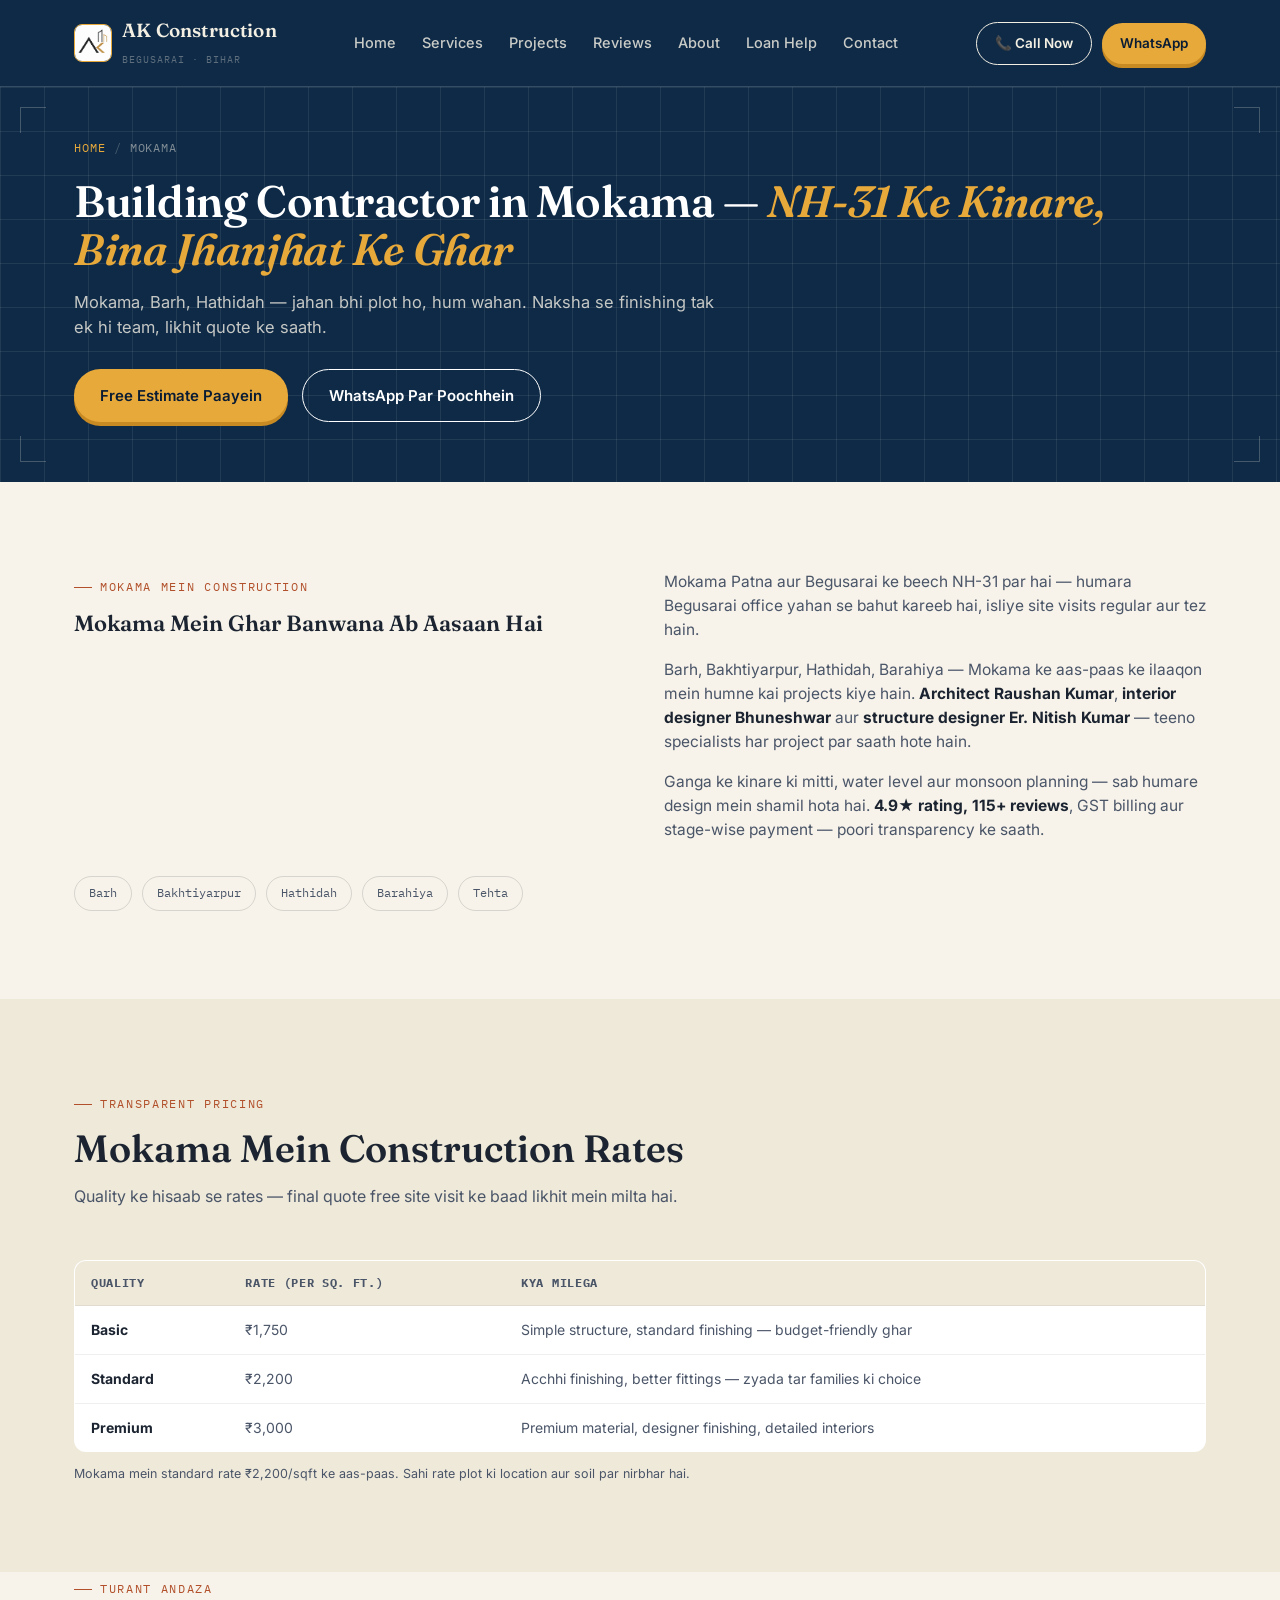
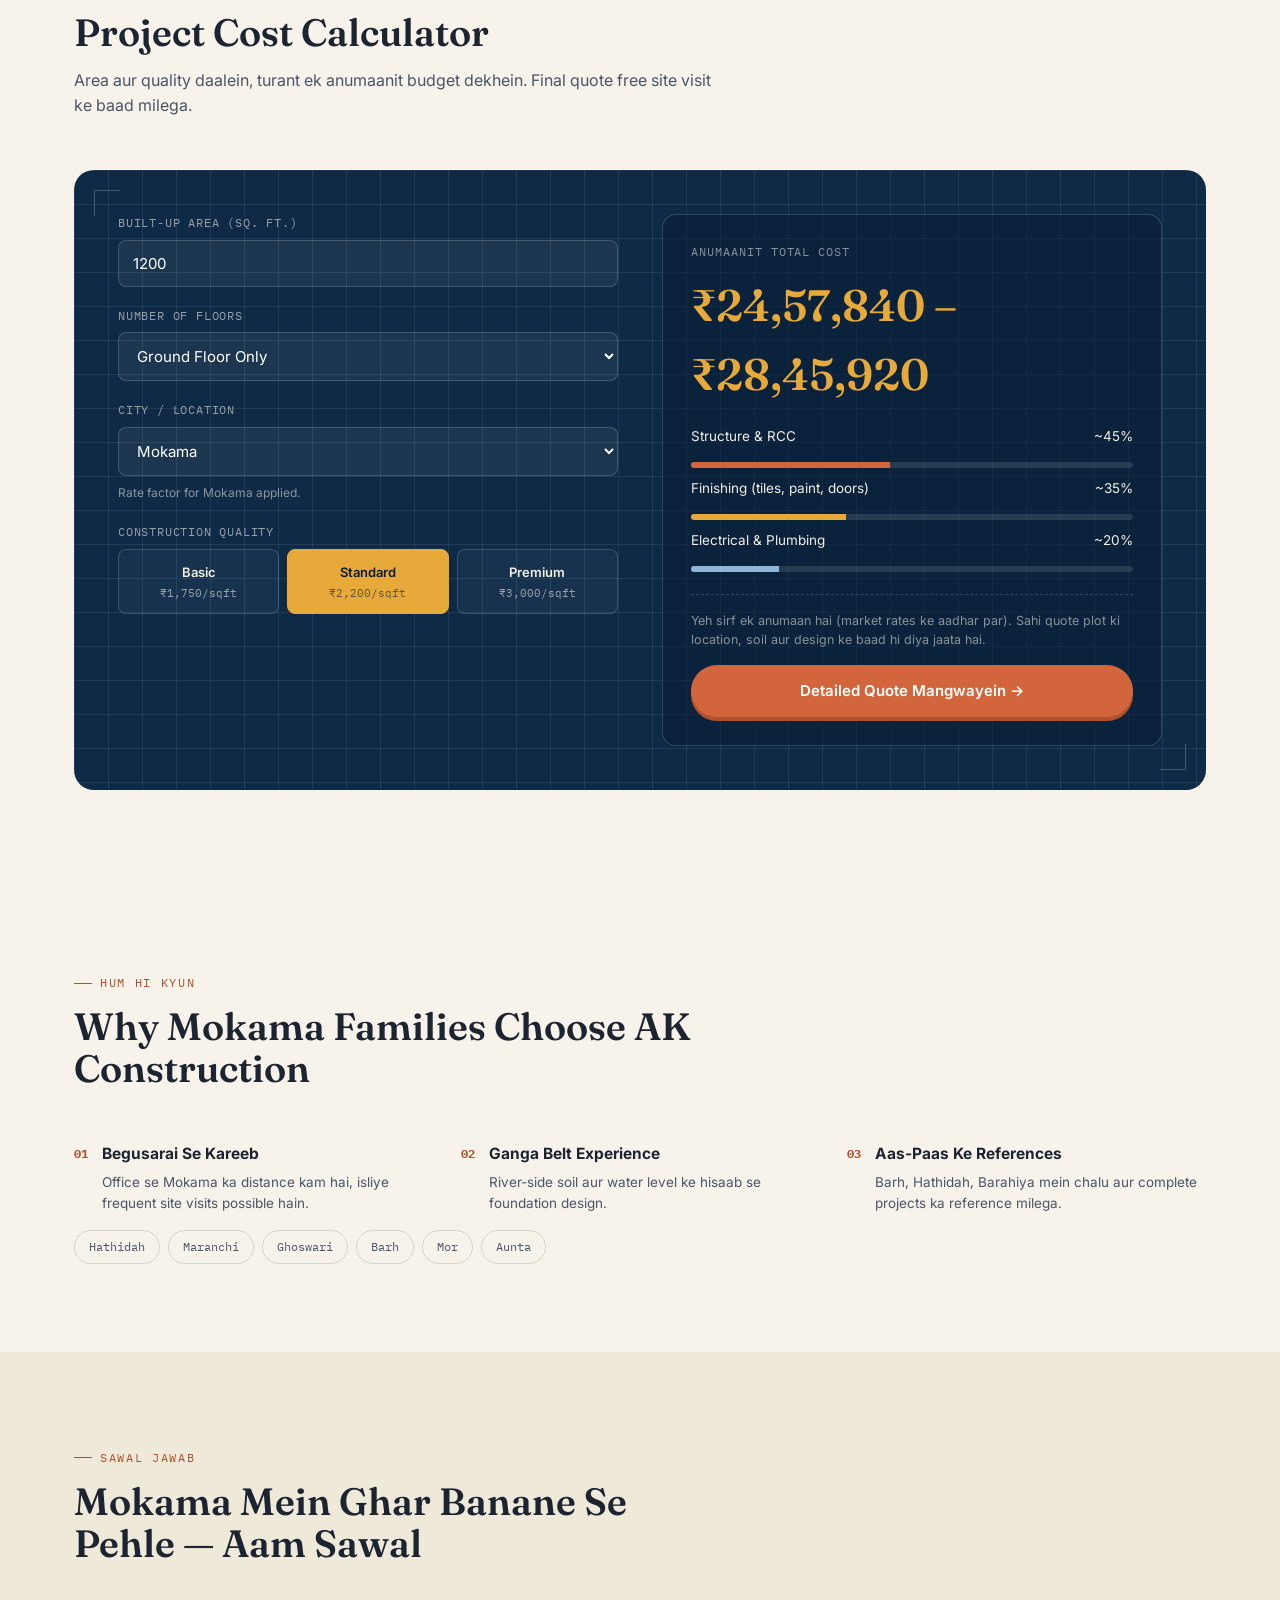
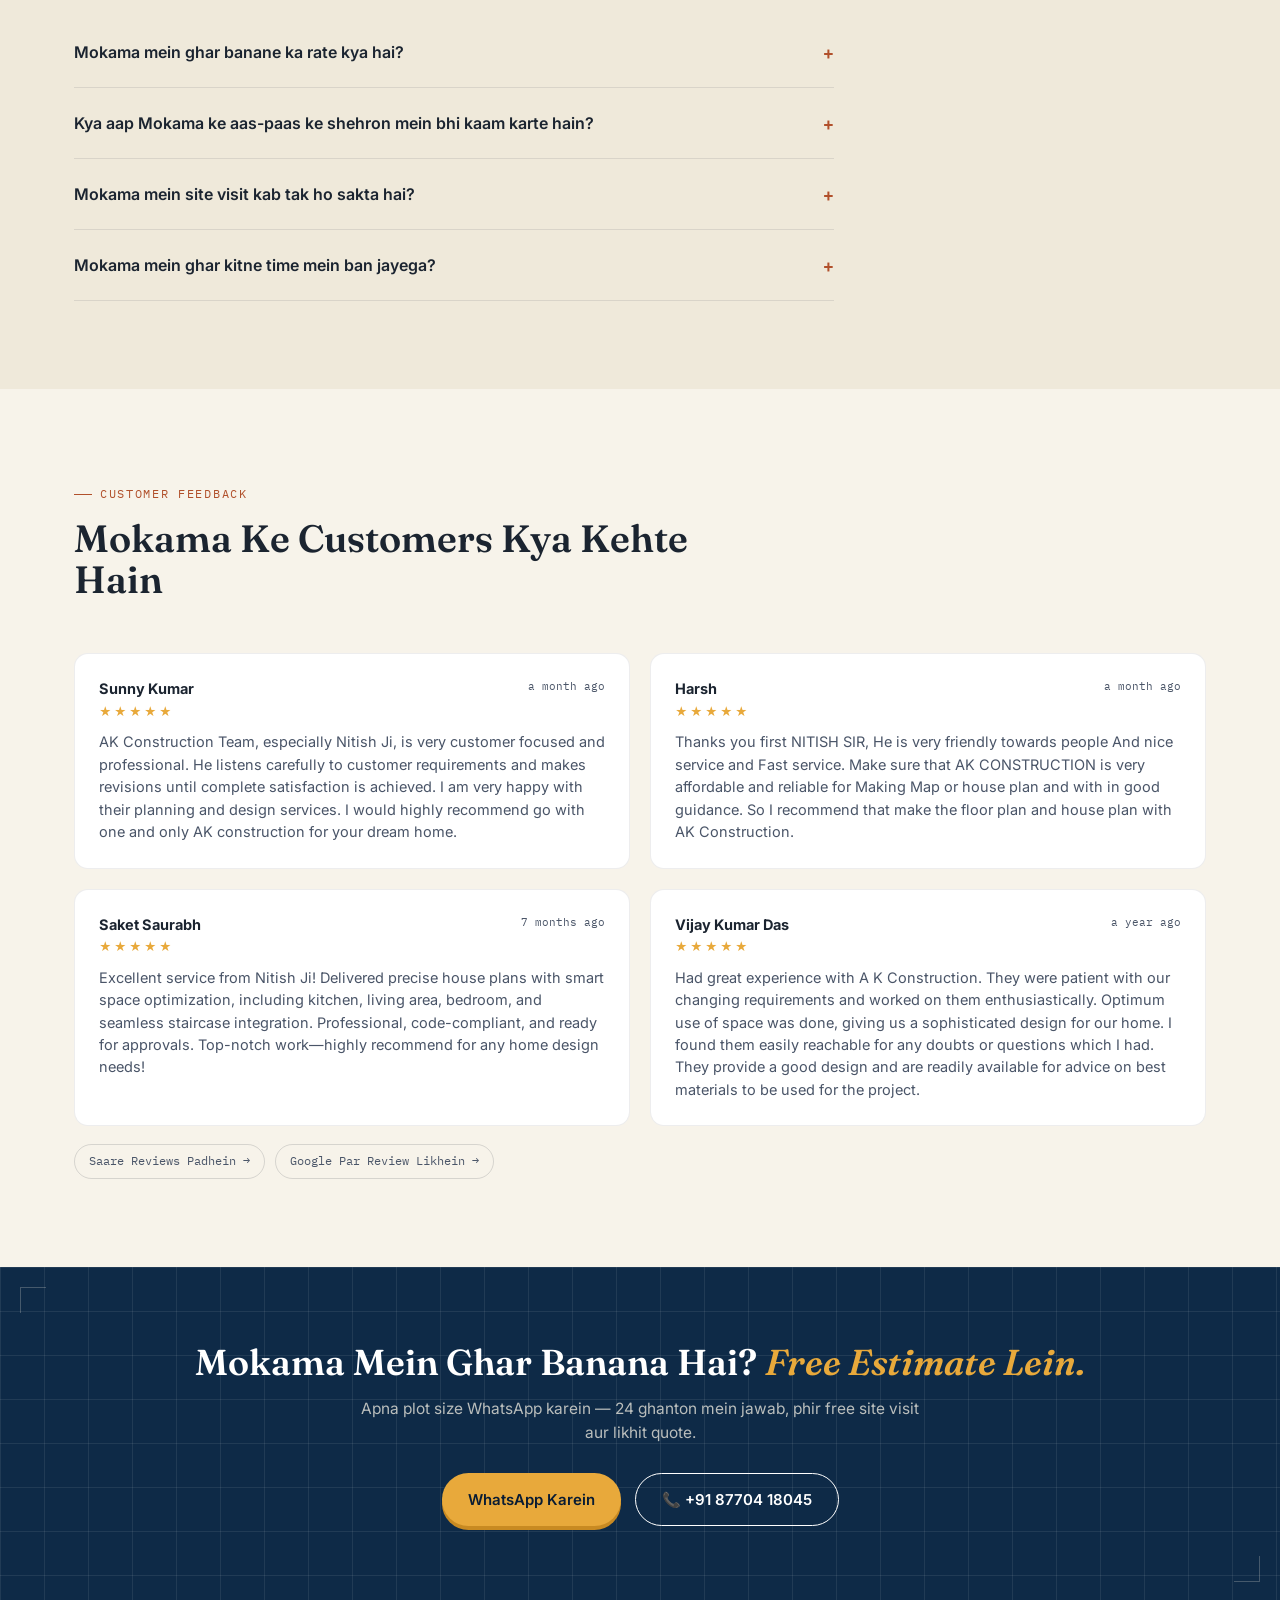
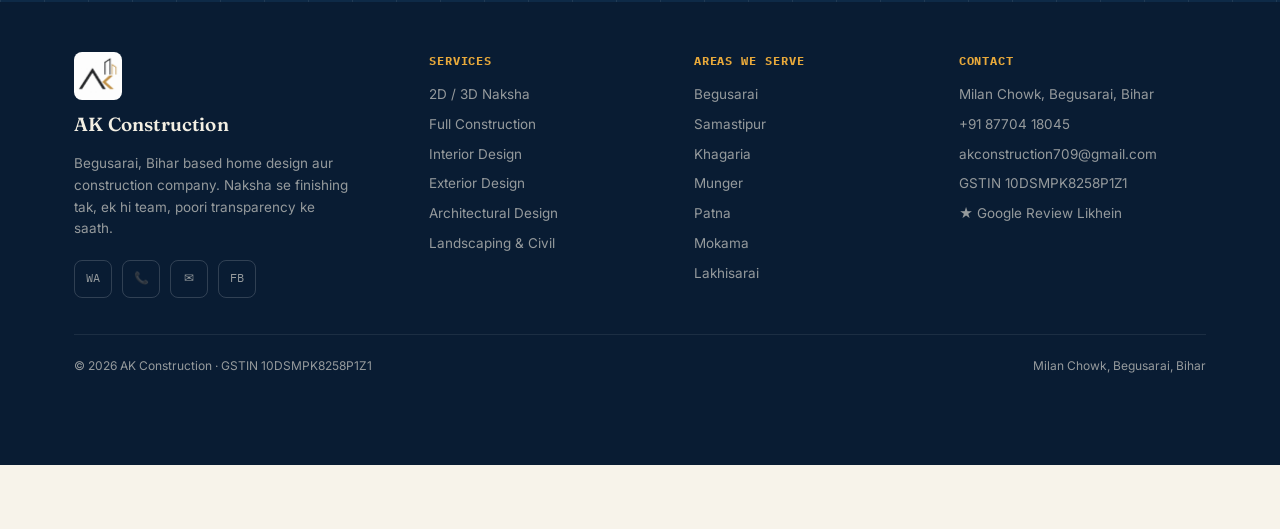
<file: mokama.html>
<!DOCTYPE html>
<html lang="en">
<head>
<meta charset="UTF-8">
<meta name="viewport" content="width=device-width, initial-scale=1.0">
<title>Building Contractor &amp; House Construction in Mokama — Naksha, Duplex Design &amp; Turnkey Contractor | AK Construction</title>
<meta name="description" content="Building contractor in Mokama — AK Construction. Turnkey house construction with material, 2D/3D Vastu naksha, duplex design, interior design in Hathidah, Maranchi, Barh. 4.9★ rated, GST registered. Call +91 87704 18045.">
<meta name="keywords" content="building contractor in Mokama, house construction Mokama, contractor in Mokama, duplex house design Mokama, naksha Mokama, ghar banane wala thekedar Mokama, Hathidah construction">
<link rel="canonical" href="https://akconstructionhomedesign.com/mokama.html">
<meta property="og:type" content="website">
<meta property="og:site_name" content="AK Construction">
<meta property="og:title" content="Building Contractor &amp; House Construction in Mokama — AK Construction">
<meta property="og:description" content="House construction, 2D/3D naksha aur interior design in Mokama — 4.9★ rated, GST registered team. Free site visit paayein.">
<meta property="og:url" content="https://akconstructionhomedesign.com/mokama.html">
<meta property="og:image" content="https://akconstructionhomedesign.com/assets/images/og-cover.jpg">
<meta property="og:locale" content="en_IN">
<link rel="preconnect" href="https://fonts.googleapis.com">
<link rel="preconnect" href="https://fonts.gstatic.com" crossorigin>
<link href="https://fonts.googleapis.com/css2?family=Fraunces:ital,opsz,wght@0,9..144,400;0,9..144,500;0,9..144,600;0,9..144,700;1,9..144,500&family=Inter:wght@400;500;600;700;800&family=IBM+Plex+Mono:wght@400;500;600&display=swap" rel="stylesheet">
<link rel="stylesheet" href="assets/css/style.css">
<link rel="icon" type="image/jpeg" href="assets/images/logo.jpg">
<script type="application/ld+json">
{
  "@context": "https://schema.org",
  "@type": "GeneralContractor",
  "@id": "https://akconstructionhomedesign.com/#business",
  "name": "AK Construction",
  "url": "https://akconstructionhomedesign.com/",
  "telephone": "+918770418045",
  "email": "akconstruction709@gmail.com",
  "address": { "@type": "PostalAddress", "streetAddress": "Milan Chowk", "addressLocality": "Begusarai", "addressRegion": "Bihar", "postalCode": "851101", "addressCountry": "IN" },
  "geo": { "@type": "GeoCoordinates", "latitude": 25.4288072, "longitude": 86.1301978 },
  "hasMap": "https://tinyurl.com/4sn3bjbs",
  "aggregateRating": { "@type": "AggregateRating", "ratingValue": "4.9", "reviewCount": "115", "bestRating": "5", "itemReviewed": { "@type": "GeneralContractor", "name": "AK Construction" } },
  "areaServed": [
    { "@type": "City", "name": "Begusarai" },
    { "@type": "City", "name": "Samastipur" },
    { "@type": "City", "name": "Khagaria" },
    { "@type": "City", "name": "Patna" },
    { "@type": "City", "name": "Mokama" },
    { "@type": "City", "name": "Lakhisarai" },
    { "@type": "City", "name": "Munger" }
  ],
  "knowsAbout": [
    "House Construction in Mokama",
    "Building Contractor Hathidah",
    "Ganga Belt Foundation Engineering",
    "2D 3D Vastu Naksha",
    "Turnkey Construction With Material"
  ],
  "sameAs": ["https://www.facebook.com/akconstruction309136", "https://tinyurl.com/4sn3bjbs"],
  "taxID": "10DSMPK8258P1Z1"
}
</script>
<script type="application/ld+json">
{
  "@context": "https://schema.org",
  "@type": "FAQPage",
  "mainEntity": [
    {
      "@type": "Question",
      "name": "Mokama mein ghar banane ka rate kya hai?",
      "acceptedAnswer": { "@type": "Answer", "text": "Mokama mein basic ₹1,750/sqft, standard ₹2,200/sqft aur premium ₹3,000/sqft ke aas-paas. Free site visit ke baad exact likhit quote milta hai." }
    },
    {
      "@type": "Question",
      "name": "Kya aap Mokama ke aas-paas ke shehron mein bhi kaam karte hain?",
      "acceptedAnswer": { "@type": "Answer", "text": "Haan, Barh, Bakhtiyarpur, Hathidah, Barahiya — in sab ilaaqon mein hum projects handle karte hain." }
    },
    {
      "@type": "Question",
      "name": "Mokama mein site visit kab tak ho sakta hai?",
      "acceptedAnswer": { "@type": "Answer", "text": "Begusarai office se distance kam hai, isliye aam taur par 24-48 ghante mein engineer plot dekhne aa jata hai." }
    },
    {
      "@type": "Question",
      "name": "Mokama mein ghar kitne time mein ban jayega?",
      "acceptedAnswer": { "@type": "Answer", "text": "Standard 2-3 BHK ghar 6-9 mahine mein. Monsoon ke hisaab se timeline plan karte hain — sab likhit mein." }
    }
  ]
}
</script>
</head>
<body>

<header>
  <div class="header-inner">
    <a href="index.html" class="logo">
      <img class="logo-mark logo-img" src="assets/images/logo.jpg" alt="AK Construction logo" width="38" height="38">
      <span>
        <span class="logo-text">AK Construction</span><br>
        <span class="logo-sub">Begusarai · Bihar</span>
      </span>
    </a>
    <nav class="main-nav" aria-label="Main navigation">
      <a href="index.html">Home</a>
      <a href="services.html">Services</a>
      <a href="projects.html">Projects</a>
      <a href="reviews.html">Reviews</a>
      <a href="about.html">About</a>
      <a href="loan.html">Loan Help</a>
      <a href="contact.html">Contact</a>
    </nav>
    <div class="header-cta">
      <a class="btn btn-outline btn-sm" href="tel:+918770418045" style="color:var(--cream-text)"><span class="btn-label">📞 Call Now</span></a>
      <a class="btn btn-ochre btn-sm" href="https://wa.me/918770418045?text=Namaste%2C%20mujhe%20ghar%20banwana%20hai%2C%20please%20details%20bhejein." target="_blank" rel="noopener"><span class="btn-label">WhatsApp</span></a>
      <button class="nav-toggle" aria-label="Open menu" aria-expanded="false">☰</button>
    </div>
  </div>
  <div class="mobile-nav" id="mobileNav">
    <a href="index.html">Home</a>
    <a href="services.html">Services</a>
    <a href="projects.html">Projects</a>
    <a href="reviews.html">Reviews</a>
    <a href="about.html">About</a>
    <a href="loan.html">Loan Help</a>
    <a href="contact.html">Contact</a>
  </div>
</header>

<section class="blueprint page-hero">
  <span class="corner-mark tl"></span>
  <span class="corner-mark tr"></span>
  <span class="corner-mark bl"></span>
  <span class="corner-mark br"></span>
  <div class="wrap">
    <div class="breadcrumb"><a href="index.html">Home</a><span class="sep">/</span><span>Mokama</span></div>
    <h1>Building Contractor in Mokama — <em>NH-31 Ke Kinare, Bina Jhanjhat Ke Ghar</em></h1>
    <p class="lede">Mokama, Barh, Hathidah — jahan bhi plot ho, hum wahan. Naksha se finishing tak ek hi team, likhit quote ke saath.</p>
    <div class="page-hero-actions">
      <a href="contact.html" class="btn btn-ochre">Free Estimate Paayein</a>
      <a href="https://wa.me/918770418045?text=Namaste%2C%20mujhe%20ghar%20banwana%20hai%2C%20please%20details%20bhejein." target="_blank" rel="noopener" class="btn btn-outline" style="color:#fff;">WhatsApp Par Poochhein</a>
    </div>
  </div>
</section>

<section>
  <div class="wrap">
    <div class="two-col">
      <div>
        <div class="eyebrow" style="color:var(--terracotta-deep);margin-bottom:14px;">Mokama Mein Construction</div>
        <h3>Mokama Mein Ghar Banwana Ab Aasaan Hai</h3>
      </div>
      <div class="prose">
        <p>Mokama Patna aur Begusarai ke beech NH-31 par hai — humara Begusarai office yahan se bahut kareeb hai, isliye site visits regular aur tez hain.</p>
        <p>Barh, Bakhtiyarpur, Hathidah, Barahiya — Mokama ke aas-paas ke ilaaqon mein humne kai projects kiye hain. <strong>Architect Raushan Kumar</strong>, <strong>interior designer Bhuneshwar</strong> aur <strong>structure designer Er. Nitish Kumar</strong> — teeno specialists har project par saath hote hain.</p>
        <p>Ganga ke kinare ki mitti, water level aur monsoon planning — sab humare design mein shamil hota hai. <strong>4.9★ rating, 115+ reviews</strong>, GST billing aur stage-wise payment — poori transparency ke saath.</p>
      </div>
    </div>
    <div class="tag-row">
      <span class="tag-chip">Barh</span>
      <span class="tag-chip">Bakhtiyarpur</span>
      <span class="tag-chip">Hathidah</span>
      <span class="tag-chip">Barahiya</span>
      <span class="tag-chip">Tehta</span>
    </div>
  </div>
</section>

<section class="section-alt">
  <div class="wrap">
    <div class="section-head">
      <div class="eyebrow">Transparent Pricing</div>
      <h2>Mokama Mein Construction Rates</h2>
      <p>Quality ke hisaab se rates — final quote free site visit ke baad likhit mein milta hai.</p>
    </div>
    <div class="rates-wrap">
      <table class="rates-table">
        <thead>
          <tr><th>Quality</th><th>Rate (per sq. ft.)</th><th>Kya Milega</th></tr>
        </thead>
        <tbody>
          <tr><td><strong>Basic</strong></td><td>₹1,750</td><td>Simple structure, standard finishing — budget-friendly ghar</td></tr>
          <tr><td><strong>Standard</strong></td><td>₹2,200</td><td>Acchhi finishing, better fittings — zyada tar families ki choice</td></tr>
          <tr><td><strong>Premium</strong></td><td>₹3,000</td><td>Premium material, designer finishing, detailed interiors</td></tr>
        </tbody>
      </table>
    </div>
    <p class="rates-note">Mokama mein standard rate ₹2,200/sqft ke aas-paas. Sahi rate plot ki location aur soil par nirbhar hai.</p>
  </div>
</section>

<section style="padding-top:0;">
  <div class="wrap">
    <div class="section-head">
      <div class="eyebrow">Turant Andaza</div>
      <h2>Project Cost Calculator</h2>
      <p>Area aur quality daalein, turant ek anumaanit budget dekhein. Final quote free site visit ke baad milega.</p>
    </div>

    <div class="calc-shell">
      <span class="corner-mark tl"></span>
      <span class="corner-mark br"></span>
      <div class="calc-grid">
        <div class="calc-form">
          <div class="field">
            <label for="area">Built-up Area (Sq. Ft.)</label>
            <input type="number" id="area" min="200" max="20000" value="1200" step="50">
          </div>
          <div class="field">
            <label for="floors">Number of Floors</label>
            <select id="floors">
              <option value="1">Ground Floor Only</option>
              <option value="2">Ground + 1</option>
              <option value="3">Ground + 2</option>
            </select>
          </div>
          <div class="field">
            <label for="city">City / Location</label>
            <select id="city">
              <option value="1">Begusarai</option>
              <option value="0.98">Khagaria</option>
              <option value="0.98">Samastipur</option>
              <option value="0.98" selected>Mokama</option>
              <option value="0.98">Lakhisarai</option>
              <option value="0.97">Munger</option>
              <option value="1.08">Patna</option>
              <option value="1.02">Muzaffarpur</option>
              <option value="1.03">Darbhanga</option>
              <option value="1.03">Bhagalpur</option>
            </select>
            <p id="cityNote" style="font-size:12px;color:rgba(243,239,227,0.55);margin-top:8px;"></p>
          </div>
          <div class="field">
            <label>Construction Quality</label>
            <div class="tier-row" id="tierRow">
              <div class="tier-btn" data-rate="1750">Basic<small>₹1,750/sqft</small></div>
              <div class="tier-btn active" data-rate="2200">Standard<small>₹2,200/sqft</small></div>
              <div class="tier-btn" data-rate="3000">Premium<small>₹3,000/sqft</small></div>
            </div>
          </div>
        </div>

        <div class="calc-result">
          <div>
            <div class="result-label">Anumaanit Total Cost</div>
            <div class="result-amount" id="resultAmount">₹21,00,000 – ₹23,10,000</div>
            <div class="breakup">
              <div class="breakup-row"><span>Structure &amp; RCC</span><span>~45%</span></div>
              <div class="breakup-bar"><div class="breakup-fill" style="width:45%;"></div></div>
              <div class="breakup-row"><span>Finishing (tiles, paint, doors)</span><span>~35%</span></div>
              <div class="breakup-bar"><div class="breakup-fill" style="width:35%; background:var(--ochre);"></div></div>
              <div class="breakup-row"><span>Electrical &amp; Plumbing</span><span>~20%</span></div>
              <div class="breakup-bar"><div class="breakup-fill" style="width:20%; background:#8FB6D9;"></div></div>
            </div>
          </div>
          <div>
            <div class="calc-disclaimer">Yeh sirf ek anumaan hai (market rates ke aadhar par). Sahi quote plot ki location, soil aur design ke baad hi diya jaata hai.</div>
            <a href="contact.html" class="btn btn-terracotta" style="width:100%;">Detailed Quote Mangwayein →</a>
          </div>
        </div>
      </div>
    </div>
  </div>
</section>

<section>
  <div class="wrap">
    <div class="section-head">
      <div class="eyebrow">Hum Hi Kyun</div>
      <h2>Why Mokama Families Choose AK Construction</h2>
    </div>
    <div class="why-grid">
      <div class="why-item"><div class="why-num">01</div><div><h4>Begusarai Se Kareeb</h4><p>Office se Mokama ka distance kam hai, isliye frequent site visits possible hain.</p></div></div>
      <div class="why-item"><div class="why-num">02</div><div><h4>Ganga Belt Experience</h4><p>River-side soil aur water level ke hisaab se foundation design.</p></div></div>
      <div class="why-item"><div class="why-num">03</div><div><h4>Aas-Paas Ke References</h4><p>Barh, Hathidah, Barahiya mein chalu aur complete projects ka reference milega.</p></div></div>
    </div>
    <div class="tag-row" style="flex-wrap:wrap;gap:8px;margin-top:16px;">
      <span class="tag-chip">Hathidah</span>
      <span class="tag-chip">Maranchi</span>
      <span class="tag-chip">Ghoswari</span>
      <span class="tag-chip">Barh</span>
      <span class="tag-chip">Mor</span>
      <span class="tag-chip">Aunta</span>
    </div>
  </div>
</section>

<section class="section-alt">
  <div class="wrap">
    <div class="section-head">
      <div class="eyebrow">Sawal Jawab</div>
      <h2>Mokama Mein Ghar Banane Se Pehle — Aam Sawal</h2>
    </div>
    <div class="faq-list" id="faqList">
      <div class="faq-item">
        <button class="faq-q"><span>Mokama mein ghar banane ka rate kya hai?</span><span class="icon">+</span></button>
        <div class="faq-a"><p>Mokama mein basic ₹1,750/sqft, standard ₹2,200/sqft aur premium ₹3,000/sqft ke aas-paas. Free site visit ke baad exact likhit quote milta hai.</p></div>
      </div>
      <div class="faq-item">
        <button class="faq-q"><span>Kya aap Mokama ke aas-paas ke shehron mein bhi kaam karte hain?</span><span class="icon">+</span></button>
        <div class="faq-a"><p>Haan, Barh, Bakhtiyarpur, Hathidah, Barahiya — in sab ilaaqon mein hum projects handle karte hain.</p></div>
      </div>
      <div class="faq-item">
        <button class="faq-q"><span>Mokama mein site visit kab tak ho sakta hai?</span><span class="icon">+</span></button>
        <div class="faq-a"><p>Begusarai office se distance kam hai, isliye aam taur par 24-48 ghante mein engineer plot dekhne aa jata hai.</p></div>
      </div>
      <div class="faq-item">
        <button class="faq-q"><span>Mokama mein ghar kitne time mein ban jayega?</span><span class="icon">+</span></button>
        <div class="faq-a"><p>Standard 2-3 BHK ghar 6-9 mahine mein. Monsoon ke hisaab se timeline plan karte hain — sab likhit mein.</p></div>
      </div>
    </div>
  </div>
</section>

<section>
  <div class="wrap">
    <div class="section-head">
      <div class="eyebrow">Customer Feedback</div>
      <h2>Mokama Ke Customers Kya Kehte Hain</h2>
    </div>
    <div class="review-grid" id="reviewList">
      <div class="testi-card">
        <div class="ph-title">Reviews Load Ho Rahe Hain…</div>
        <p>Google se real customer reviews yahan dikhte hain.</p>
      </div>
    </div>
    <div class="tag-row">
      <span class="tag-chip"><a href="reviews.html">Saare Reviews Padhein →</a></span>
      <span class="tag-chip"><a href="https://tinyurl.com/4sn3bjbs" target="_blank" rel="noopener">Google Par Review Likhein →</a></span>
    </div>
  </div>
</section>

<div class="cta-band">
  <span class="corner-mark tl"></span>
  <span class="corner-mark br"></span>
  <div class="wrap">
    <h2>Mokama Mein Ghar Banana Hai? <em>Free Estimate Lein.</em></h2>
    <p>Apna plot size WhatsApp karein — 24 ghanton mein jawab, phir free site visit aur likhit quote.</p>
    <div class="btn-row">
      <a href="https://wa.me/918770418045?text=Namaste%2C%20mujhe%20ghar%20banwana%20hai%2C%20please%20details%20bhejein." target="_blank" rel="noopener" class="btn btn-ochre">WhatsApp Karein</a>
      <a href="tel:+918770418045" class="btn btn-outline" style="color:#fff;">📞 +91 87704 18045</a>
    </div>
  </div>
</div>

<footer>
  <div class="wrap">
    <div class="footer-grid">
      <div class="footer-brand">
        <img class="footer-logo" src="assets/images/logo.jpg" alt="AK Construction logo" width="48" height="48" loading="lazy">
        <span class="logo-text">AK Construction</span>
        <p>Begusarai, Bihar based home design aur construction company. Naksha se finishing tak, ek hi team, poori transparency ke saath.</p>
        <div class="contact-socials">
          <a class="soc-btn" href="https://wa.me/918770418045" target="_blank" rel="noopener" aria-label="WhatsApp">WA</a>
          <a class="soc-btn" href="tel:+918770418045" aria-label="Call">📞</a>
          <a class="soc-btn" href="mailto:akconstruction709@gmail.com" aria-label="Email">✉</a>
          <a class="soc-btn" href="https://www.facebook.com/akconstruction309136" target="_blank" rel="noopener" aria-label="Facebook">FB</a>
        </div>
      </div>
      <div>
        <h5>Services</h5>
        <ul>
          <li><a href="services.html#naksha">2D / 3D Naksha</a></li>
          <li><a href="services.html#construction">Full Construction</a></li>
          <li><a href="services.html#interior">Interior Design</a></li>
          <li><a href="services.html#exterior">Exterior Design</a></li>
          <li><a href="services.html#architectural">Architectural Design</a></li>
          <li><a href="services.html#landscaping">Landscaping &amp; Civil</a></li>
        </ul>
      </div>
      <div>
        <h5>Areas We Serve</h5>
        <ul>
          <li><a href="begusarai.html">Begusarai</a></li>
          <li><a href="samastipur.html">Samastipur</a></li>
          <li><a href="khagaria.html">Khagaria</a></li>
          <li><a href="munger.html">Munger</a></li>
          <li><a href="patna.html">Patna</a></li>
          <li><a href="mokama.html">Mokama</a></li>
          <li><a href="lakhisarai.html">Lakhisarai</a></li>
        </ul>
      </div>
      <div>
        <h5>Contact</h5>
        <ul>
          <li>Milan Chowk, Begusarai, Bihar</li>
          <li><a href="tel:+918770418045">+91 87704 18045</a></li>
          <li><a href="mailto:akconstruction709@gmail.com">akconstruction709@gmail.com</a></li>
          <li>GSTIN 10DSMPK8258P1Z1</li>
          <li><a href="https://tinyurl.com/4sn3bjbs" target="_blank" rel="noopener">★ Google Review Likhein</a></li>
        </ul>
      </div>
    </div>
    <div class="footer-bottom">
      <span>© 2026 AK Construction · GSTIN 10DSMPK8258P1Z1</span>
      <span>Milan Chowk, Begusarai, Bihar</span>
    </div>
  </div>
</footer>

<div class="mobile-bar">
  <div class="mobile-bar-inner">
    <a class="call" href="tel:+918770418045">📞 Call Now</a>
    <a class="wa" href="https://wa.me/918770418045?text=Namaste%2C%20mujhe%20ghar%20banwana%20hai%2C%20please%20details%20bhejein." target="_blank" rel="noopener">💬 WhatsApp</a>
  </div>
</div>

<script src="assets/js/main.js"></script>
</body>
</html>
</file>
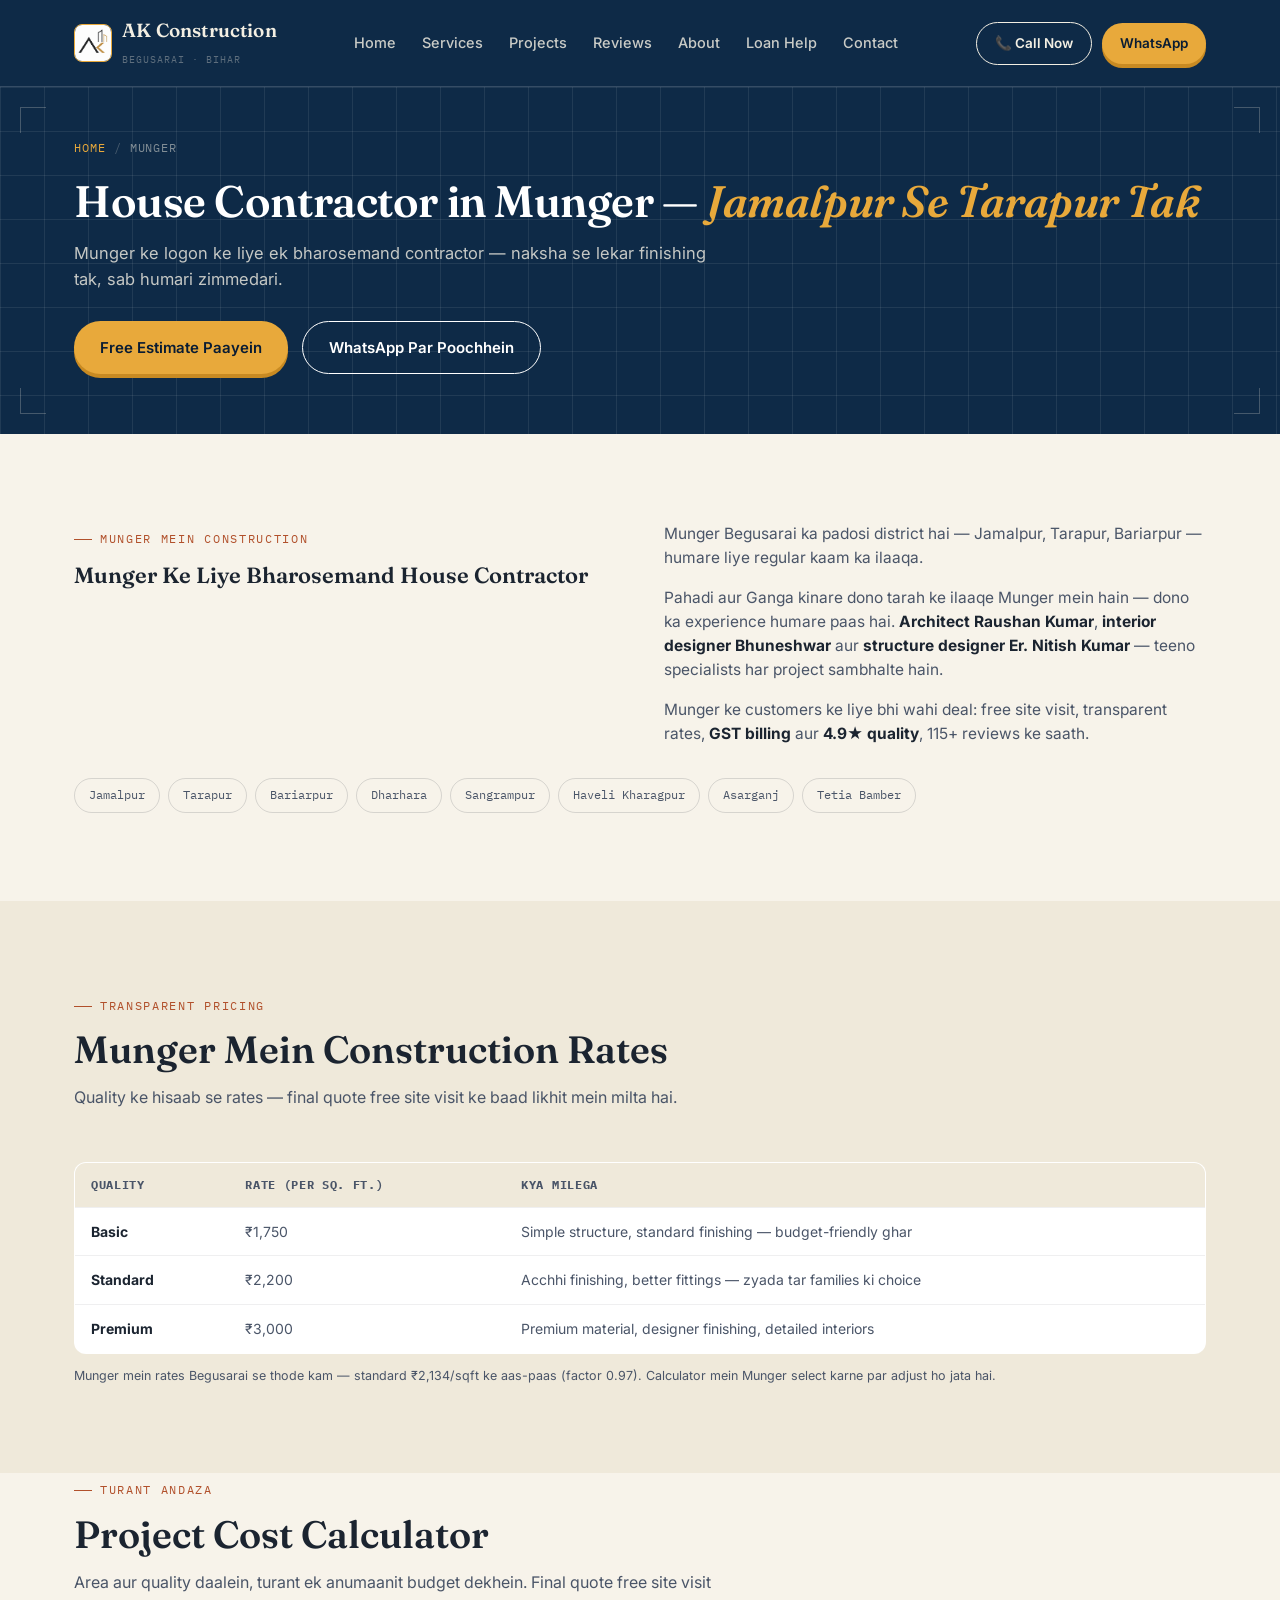
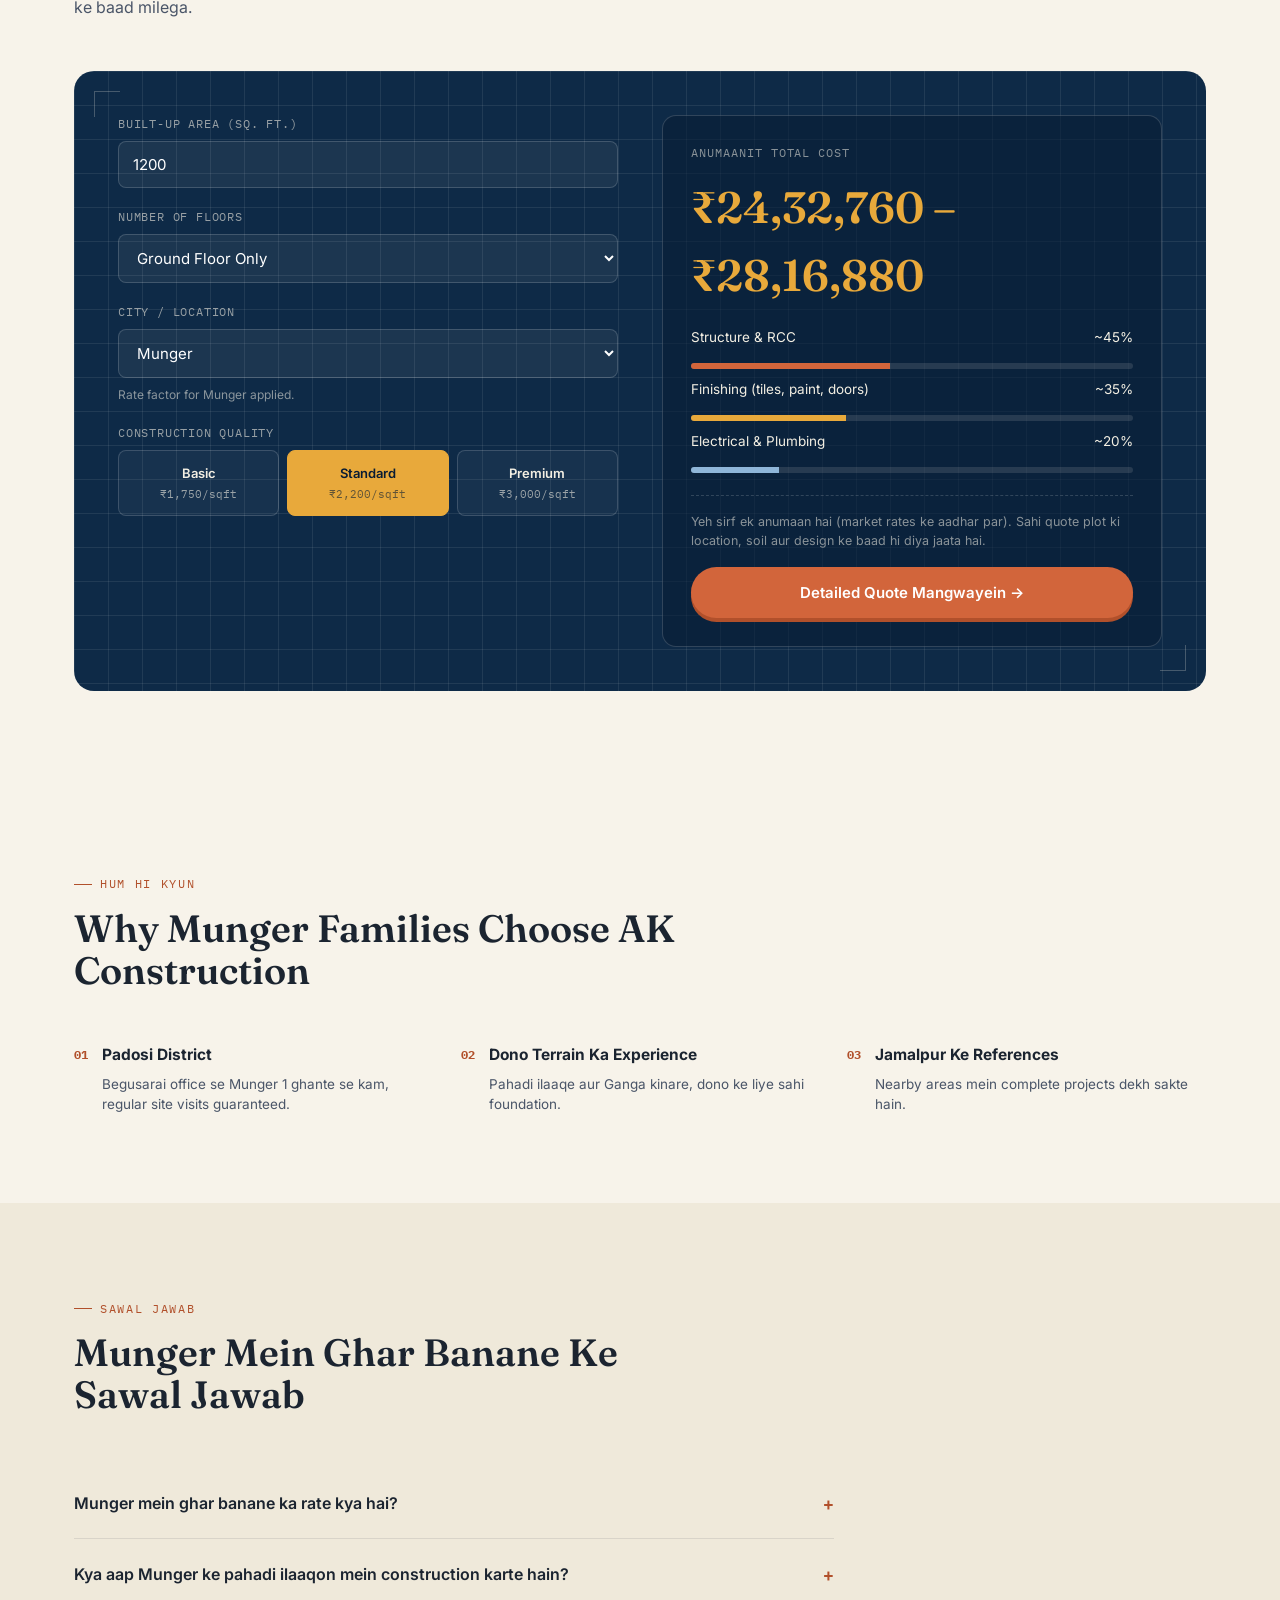
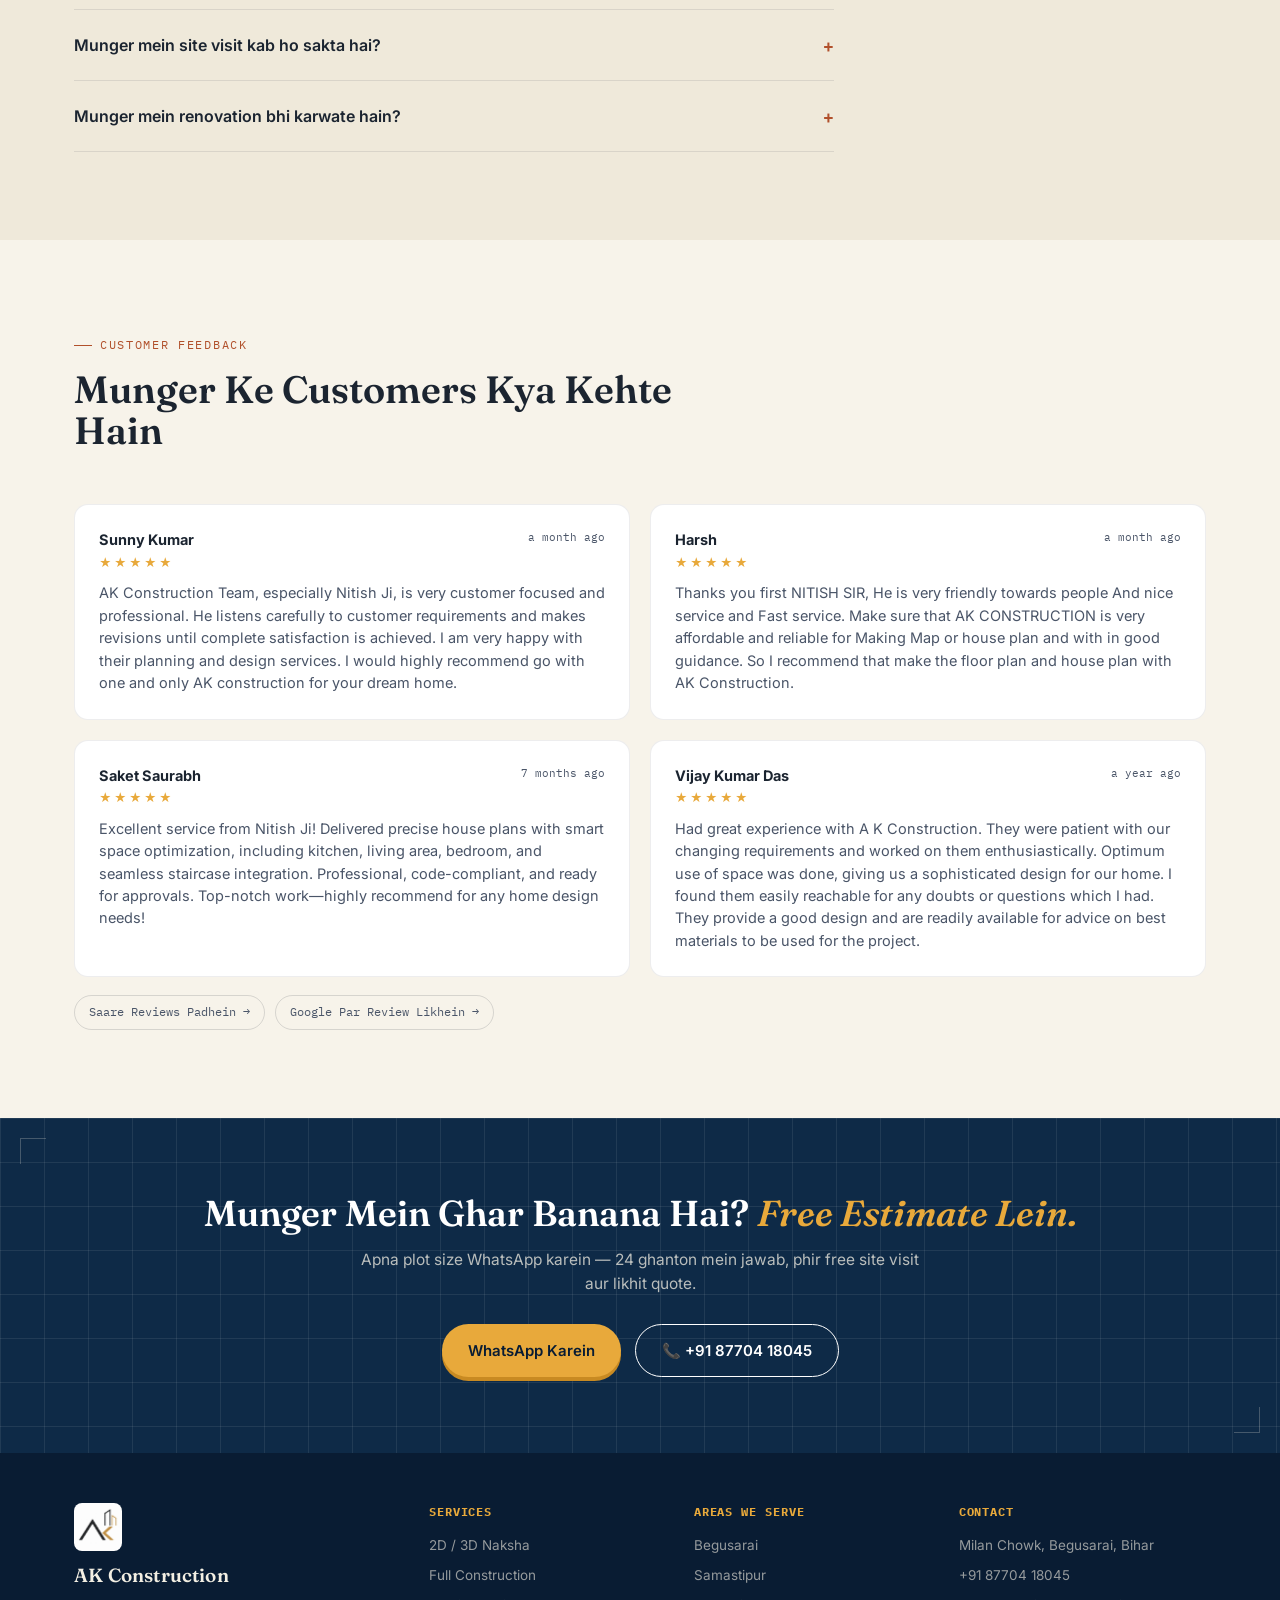
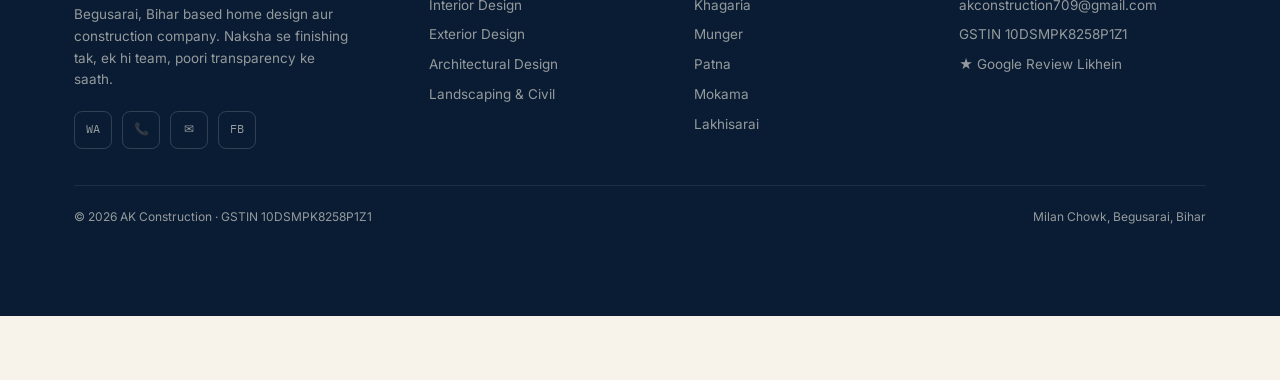
<file: munger.html>
<!DOCTYPE html>
<html lang="en">
<head>
<meta charset="UTF-8">
<meta name="viewport" content="width=device-width, initial-scale=1.0">
<title>House Contractor &amp; Naksha Designer in Munger — Turnkey Construction, Duplex &amp; Interior | AK Construction</title>
<meta name="description" content="House contractor in Munger &amp; Jamalpur — AK Construction. Turnkey house construction with material, 2D/3D Vastu naksha, slope terrain foundation, interior design. 4.9★ rated, GST registered. Call +91 87704 18045.">
<meta name="keywords" content="house contractor in Munger, contractor in Munger, house construction Munger, duplex house design Munger, naksha Munger, civil contractor Jamalpur, building contractor Munger">
<link rel="canonical" href="https://akconstructionhomedesign.com/munger.html">
<meta property="og:type" content="website">
<meta property="og:site_name" content="AK Construction">
<meta property="og:title" content="House Contractor &amp; Construction in Munger — AK Construction">
<meta property="og:description" content="House construction, naksha aur interior design in Munger & Jamalpur — 4.9★ rated, GST registered. Free estimate paayein.">
<meta property="og:url" content="https://akconstructionhomedesign.com/munger.html">
<meta property="og:image" content="https://akconstructionhomedesign.com/assets/images/og-cover.jpg">
<meta property="og:locale" content="en_IN">
<link rel="preconnect" href="https://fonts.googleapis.com">
<link rel="preconnect" href="https://fonts.gstatic.com" crossorigin>
<link href="https://fonts.googleapis.com/css2?family=Fraunces:ital,opsz,wght@0,9..144,400;0,9..144,500;0,9..144,600;0,9..144,700;1,9..144,500&family=Inter:wght@400;500;600;700;800&family=IBM+Plex+Mono:wght@400;500;600&display=swap" rel="stylesheet">
<link rel="stylesheet" href="assets/css/style.css">
<link rel="icon" type="image/jpeg" href="assets/images/logo.jpg">
<script type="application/ld+json">
{
  "@context": "https://schema.org",
  "@type": "GeneralContractor",
  "@id": "https://akconstructionhomedesign.com/#business",
  "name": "AK Construction",
  "url": "https://akconstructionhomedesign.com/",
  "telephone": "+918770418045",
  "email": "akconstruction709@gmail.com",
  "address": { "@type": "PostalAddress", "streetAddress": "Milan Chowk", "addressLocality": "Begusarai", "addressRegion": "Bihar", "postalCode": "851101", "addressCountry": "IN" },
  "geo": { "@type": "GeoCoordinates", "latitude": 25.4288072, "longitude": 86.1301978 },
  "hasMap": "https://tinyurl.com/4sn3bjbs",
  "aggregateRating": { "@type": "AggregateRating", "ratingValue": "4.9", "reviewCount": "115", "bestRating": "5", "itemReviewed": { "@type": "GeneralContractor", "name": "AK Construction" } },
  "areaServed": [
    { "@type": "City", "name": "Begusarai" },
    { "@type": "City", "name": "Samastipur" },
    { "@type": "City", "name": "Khagaria" },
    { "@type": "City", "name": "Patna" },
    { "@type": "City", "name": "Mokama" },
    { "@type": "City", "name": "Lakhisarai" },
    { "@type": "City", "name": "Munger" }
  ],
  "knowsAbout": [
    "House Construction in Munger",
    "Civil Contractor Jamalpur",
    "Duplex House Design",
    "2D 3D Vastu Naksha",
    "Sloped Terrain Retaining Wall Construction"
  ],
  "sameAs": ["https://www.facebook.com/akconstruction309136", "https://tinyurl.com/4sn3bjbs"],
  "taxID": "10DSMPK8258P1Z1"
}
</script>
<script type="application/ld+json">
{
  "@context": "https://schema.org",
  "@type": "FAQPage",
  "mainEntity": [
    {
      "@type": "Question",
      "name": "Munger mein ghar banane ka rate kya hai?",
      "acceptedAnswer": { "@type": "Answer", "text": "Munger mein basic ₹1,698/sqft, standard ₹2,134/sqft, premium ₹2,910/sqft ke aas-paas — Begusarai se thoda kam. Exact quote free site visit ke baad." }
    },
    {
      "@type": "Question",
      "name": "Kya aap Munger ke pahadi ilaaqon mein construction karte hain?",
      "acceptedAnswer": { "@type": "Answer", "text": "Haan, sloped plot par foundation aur retaining wall ka experience humare paas hai. Soil aur slope dekh kar design dete hain." }
    },
    {
      "@type": "Question",
      "name": "Munger mein site visit kab ho sakta hai?",
      "acceptedAnswer": { "@type": "Answer", "text": "Begusarai se distance kam hai — aam taur par 24-48 ghante mein engineer aa jata hai." }
    },
    {
      "@type": "Question",
      "name": "Munger mein renovation bhi karwate hain?",
      "acceptedAnswer": { "@type": "Answer", "text": "Haan, purane ghar ki repair, extension, upper floor — chhota kaam ho ya bada, sab karte hain." }
    }
  ]
}
</script>
</head>
<body>

<header>
  <div class="header-inner">
    <a href="index.html" class="logo">
      <img class="logo-mark logo-img" src="assets/images/logo.jpg" alt="AK Construction logo" width="38" height="38">
      <span>
        <span class="logo-text">AK Construction</span><br>
        <span class="logo-sub">Begusarai · Bihar</span>
      </span>
    </a>
    <nav class="main-nav" aria-label="Main navigation">
      <a href="index.html">Home</a>
      <a href="services.html">Services</a>
      <a href="projects.html">Projects</a>
      <a href="reviews.html">Reviews</a>
      <a href="about.html">About</a>
      <a href="loan.html">Loan Help</a>
      <a href="contact.html">Contact</a>
    </nav>
    <div class="header-cta">
      <a class="btn btn-outline btn-sm" href="tel:+918770418045" style="color:var(--cream-text)"><span class="btn-label">📞 Call Now</span></a>
      <a class="btn btn-ochre btn-sm" href="https://wa.me/918770418045?text=Namaste%2C%20mujhe%20ghar%20banwana%20hai%2C%20please%20details%20bhejein." target="_blank" rel="noopener"><span class="btn-label">WhatsApp</span></a>
      <button class="nav-toggle" aria-label="Open menu" aria-expanded="false">☰</button>
    </div>
  </div>
  <div class="mobile-nav" id="mobileNav">
    <a href="index.html">Home</a>
    <a href="services.html">Services</a>
    <a href="projects.html">Projects</a>
    <a href="reviews.html">Reviews</a>
    <a href="about.html">About</a>
    <a href="loan.html">Loan Help</a>
    <a href="contact.html">Contact</a>
  </div>
</header>

<section class="blueprint page-hero">
  <span class="corner-mark tl"></span>
  <span class="corner-mark tr"></span>
  <span class="corner-mark bl"></span>
  <span class="corner-mark br"></span>
  <div class="wrap">
    <div class="breadcrumb"><a href="index.html">Home</a><span class="sep">/</span><span>Munger</span></div>
    <h1>House Contractor in Munger — <em>Jamalpur Se Tarapur Tak</em></h1>
    <p class="lede">Munger ke logon ke liye ek bharosemand contractor — naksha se lekar finishing tak, sab humari zimmedari.</p>
    <div class="page-hero-actions">
      <a href="contact.html" class="btn btn-ochre">Free Estimate Paayein</a>
      <a href="https://wa.me/918770418045?text=Namaste%2C%20mujhe%20ghar%20banwana%20hai%2C%20please%20details%20bhejein." target="_blank" rel="noopener" class="btn btn-outline" style="color:#fff;">WhatsApp Par Poochhein</a>
    </div>
  </div>
</section>

<section>
  <div class="wrap">
    <div class="two-col">
      <div>
        <div class="eyebrow" style="color:var(--terracotta-deep);margin-bottom:14px;">Munger Mein Construction</div>
        <h3>Munger Ke Liye Bharosemand House Contractor</h3>
      </div>
      <div class="prose">
        <p>Munger Begusarai ka padosi district hai — Jamalpur, Tarapur, Bariarpur — humare liye regular kaam ka ilaaqa.</p>
        <p>Pahadi aur Ganga kinare dono tarah ke ilaaqe Munger mein hain — dono ka experience humare paas hai. <strong>Architect Raushan Kumar</strong>, <strong>interior designer Bhuneshwar</strong> aur <strong>structure designer Er. Nitish Kumar</strong> — teeno specialists har project sambhalte hain.</p>
        <p>Munger ke customers ke liye bhi wahi deal: free site visit, transparent rates, <strong>GST billing</strong> aur <strong>4.9★ quality</strong>, 115+ reviews ke saath.</p>
      </div>
    </div>
    <div class="tag-row" style="flex-wrap:wrap;gap:8px;margin-top:16px;">
      <span class="tag-chip">Jamalpur</span>
      <span class="tag-chip">Tarapur</span>
      <span class="tag-chip">Bariarpur</span>
      <span class="tag-chip">Dharhara</span>
      <span class="tag-chip">Sangrampur</span>
      <span class="tag-chip">Haveli Kharagpur</span>
      <span class="tag-chip">Asarganj</span>
      <span class="tag-chip">Tetia Bamber</span>
    </div>
  </div>
</section>

<section class="section-alt">
  <div class="wrap">
    <div class="section-head">
      <div class="eyebrow">Transparent Pricing</div>
      <h2>Munger Mein Construction Rates</h2>
      <p>Quality ke hisaab se rates — final quote free site visit ke baad likhit mein milta hai.</p>
    </div>
    <div class="rates-wrap">
      <table class="rates-table">
        <thead>
          <tr><th>Quality</th><th>Rate (per sq. ft.)</th><th>Kya Milega</th></tr>
        </thead>
        <tbody>
          <tr><td><strong>Basic</strong></td><td>₹1,750</td><td>Simple structure, standard finishing — budget-friendly ghar</td></tr>
          <tr><td><strong>Standard</strong></td><td>₹2,200</td><td>Acchhi finishing, better fittings — zyada tar families ki choice</td></tr>
          <tr><td><strong>Premium</strong></td><td>₹3,000</td><td>Premium material, designer finishing, detailed interiors</td></tr>
        </tbody>
      </table>
    </div>
    <p class="rates-note">Munger mein rates Begusarai se thode kam — standard ₹2,134/sqft ke aas-paas (factor 0.97). Calculator mein Munger select karne par adjust ho jata hai.</p>
  </div>
</section>

<section style="padding-top:0;">
  <div class="wrap">
    <div class="section-head">
      <div class="eyebrow">Turant Andaza</div>
      <h2>Project Cost Calculator</h2>
      <p>Area aur quality daalein, turant ek anumaanit budget dekhein. Final quote free site visit ke baad milega.</p>
    </div>

    <div class="calc-shell">
      <span class="corner-mark tl"></span>
      <span class="corner-mark br"></span>
      <div class="calc-grid">
        <div class="calc-form">
          <div class="field">
            <label for="area">Built-up Area (Sq. Ft.)</label>
            <input type="number" id="area" min="200" max="20000" value="1200" step="50">
          </div>
          <div class="field">
            <label for="floors">Number of Floors</label>
            <select id="floors">
              <option value="1">Ground Floor Only</option>
              <option value="2">Ground + 1</option>
              <option value="3">Ground + 2</option>
            </select>
          </div>
          <div class="field">
            <label for="city">City / Location</label>
            <select id="city">
              <option value="1">Begusarai</option>
              <option value="0.98">Khagaria</option>
              <option value="0.98">Samastipur</option>
              <option value="0.98">Mokama</option>
              <option value="0.98">Lakhisarai</option>
              <option value="0.97" selected>Munger</option>
              <option value="1.08">Patna</option>
              <option value="1.02">Muzaffarpur</option>
              <option value="1.03">Darbhanga</option>
              <option value="1.03">Bhagalpur</option>
            </select>
            <p id="cityNote" style="font-size:12px;color:rgba(243,239,227,0.55);margin-top:8px;"></p>
          </div>
          <div class="field">
            <label>Construction Quality</label>
            <div class="tier-row" id="tierRow">
              <div class="tier-btn" data-rate="1750">Basic<small>₹1,750/sqft</small></div>
              <div class="tier-btn active" data-rate="2200">Standard<small>₹2,200/sqft</small></div>
              <div class="tier-btn" data-rate="3000">Premium<small>₹3,000/sqft</small></div>
            </div>
          </div>
        </div>

        <div class="calc-result">
          <div>
            <div class="result-label">Anumaanit Total Cost</div>
            <div class="result-amount" id="resultAmount">₹21,00,000 – ₹23,10,000</div>
            <div class="breakup">
              <div class="breakup-row"><span>Structure &amp; RCC</span><span>~45%</span></div>
              <div class="breakup-bar"><div class="breakup-fill" style="width:45%;"></div></div>
              <div class="breakup-row"><span>Finishing (tiles, paint, doors)</span><span>~35%</span></div>
              <div class="breakup-bar"><div class="breakup-fill" style="width:35%; background:var(--ochre);"></div></div>
              <div class="breakup-row"><span>Electrical &amp; Plumbing</span><span>~20%</span></div>
              <div class="breakup-bar"><div class="breakup-fill" style="width:20%; background:#8FB6D9;"></div></div>
            </div>
          </div>
          <div>
            <div class="calc-disclaimer">Yeh sirf ek anumaan hai (market rates ke aadhar par). Sahi quote plot ki location, soil aur design ke baad hi diya jaata hai.</div>
            <a href="contact.html" class="btn btn-terracotta" style="width:100%;">Detailed Quote Mangwayein →</a>
          </div>
        </div>
      </div>
    </div>
  </div>
</section>

<section>
  <div class="wrap">
    <div class="section-head">
      <div class="eyebrow">Hum Hi Kyun</div>
      <h2>Why Munger Families Choose AK Construction</h2>
    </div>
    <div class="why-grid">
      <div class="why-item"><div class="why-num">01</div><div><h4>Padosi District</h4><p>Begusarai office se Munger 1 ghante se kam, regular site visits guaranteed.</p></div></div>
      <div class="why-item"><div class="why-num">02</div><div><h4>Dono Terrain Ka Experience</h4><p>Pahadi ilaaqe aur Ganga kinare, dono ke liye sahi foundation.</p></div></div>
      <div class="why-item"><div class="why-num">03</div><div><h4>Jamalpur Ke References</h4><p>Nearby areas mein complete projects dekh sakte hain.</p></div></div>
    </div>
  </div>
</section>

<section class="section-alt">
  <div class="wrap">
    <div class="section-head">
      <div class="eyebrow">Sawal Jawab</div>
      <h2>Munger Mein Ghar Banane Ke Sawal Jawab</h2>
    </div>
    <div class="faq-list" id="faqList">
      <div class="faq-item">
        <button class="faq-q"><span>Munger mein ghar banane ka rate kya hai?</span><span class="icon">+</span></button>
        <div class="faq-a"><p>Munger mein basic ₹1,698/sqft, standard ₹2,134/sqft, premium ₹2,910/sqft ke aas-paas — Begusarai se thoda kam. Exact quote free site visit ke baad.</p></div>
      </div>
      <div class="faq-item">
        <button class="faq-q"><span>Kya aap Munger ke pahadi ilaaqon mein construction karte hain?</span><span class="icon">+</span></button>
        <div class="faq-a"><p>Haan, sloped plot par foundation aur retaining wall ka experience humare paas hai. Soil aur slope dekh kar design dete hain.</p></div>
      </div>
      <div class="faq-item">
        <button class="faq-q"><span>Munger mein site visit kab ho sakta hai?</span><span class="icon">+</span></button>
        <div class="faq-a"><p>Begusarai se distance kam hai — aam taur par 24-48 ghante mein engineer aa jata hai.</p></div>
      </div>
      <div class="faq-item">
        <button class="faq-q"><span>Munger mein renovation bhi karwate hain?</span><span class="icon">+</span></button>
        <div class="faq-a"><p>Haan, purane ghar ki repair, extension, upper floor — chhota kaam ho ya bada, sab karte hain.</p></div>
      </div>
    </div>
  </div>
</section>

<section>
  <div class="wrap">
    <div class="section-head">
      <div class="eyebrow">Customer Feedback</div>
      <h2>Munger Ke Customers Kya Kehte Hain</h2>
    </div>
    <div class="review-grid" id="reviewList">
      <div class="testi-card">
        <div class="ph-title">Reviews Load Ho Rahe Hain…</div>
        <p>Google se real customer reviews yahan dikhte hain.</p>
      </div>
    </div>
    <div class="tag-row">
      <span class="tag-chip"><a href="reviews.html">Saare Reviews Padhein →</a></span>
      <span class="tag-chip"><a href="https://tinyurl.com/4sn3bjbs" target="_blank" rel="noopener">Google Par Review Likhein →</a></span>
    </div>
  </div>
</section>

<div class="cta-band">
  <span class="corner-mark tl"></span>
  <span class="corner-mark br"></span>
  <div class="wrap">
    <h2>Munger Mein Ghar Banana Hai? <em>Free Estimate Lein.</em></h2>
    <p>Apna plot size WhatsApp karein — 24 ghanton mein jawab, phir free site visit aur likhit quote.</p>
    <div class="btn-row">
      <a href="https://wa.me/918770418045?text=Namaste%2C%20mujhe%20ghar%20banwana%20hai%2C%20please%20details%20bhejein." target="_blank" rel="noopener" class="btn btn-ochre">WhatsApp Karein</a>
      <a href="tel:+918770418045" class="btn btn-outline" style="color:#fff;">📞 +91 87704 18045</a>
    </div>
  </div>
</div>

<footer>
  <div class="wrap">
    <div class="footer-grid">
      <div class="footer-brand">
        <img class="footer-logo" src="assets/images/logo.jpg" alt="AK Construction logo" width="48" height="48" loading="lazy">
        <span class="logo-text">AK Construction</span>
        <p>Begusarai, Bihar based home design aur construction company. Naksha se finishing tak, ek hi team, poori transparency ke saath.</p>
        <div class="contact-socials">
          <a class="soc-btn" href="https://wa.me/918770418045" target="_blank" rel="noopener" aria-label="WhatsApp">WA</a>
          <a class="soc-btn" href="tel:+918770418045" aria-label="Call">📞</a>
          <a class="soc-btn" href="mailto:akconstruction709@gmail.com" aria-label="Email">✉</a>
          <a class="soc-btn" href="https://www.facebook.com/akconstruction309136" target="_blank" rel="noopener" aria-label="Facebook">FB</a>
        </div>
      </div>
      <div>
        <h5>Services</h5>
        <ul>
          <li><a href="services.html#naksha">2D / 3D Naksha</a></li>
          <li><a href="services.html#construction">Full Construction</a></li>
          <li><a href="services.html#interior">Interior Design</a></li>
          <li><a href="services.html#exterior">Exterior Design</a></li>
          <li><a href="services.html#architectural">Architectural Design</a></li>
          <li><a href="services.html#landscaping">Landscaping &amp; Civil</a></li>
        </ul>
      </div>
      <div>
        <h5>Areas We Serve</h5>
        <ul>
          <li><a href="begusarai.html">Begusarai</a></li>
          <li><a href="samastipur.html">Samastipur</a></li>
          <li><a href="khagaria.html">Khagaria</a></li>
          <li><a href="munger.html">Munger</a></li>
          <li><a href="patna.html">Patna</a></li>
          <li><a href="mokama.html">Mokama</a></li>
          <li><a href="lakhisarai.html">Lakhisarai</a></li>
        </ul>
      </div>
      <div>
        <h5>Contact</h5>
        <ul>
          <li>Milan Chowk, Begusarai, Bihar</li>
          <li><a href="tel:+918770418045">+91 87704 18045</a></li>
          <li><a href="mailto:akconstruction709@gmail.com">akconstruction709@gmail.com</a></li>
          <li>GSTIN 10DSMPK8258P1Z1</li>
          <li><a href="https://tinyurl.com/4sn3bjbs" target="_blank" rel="noopener">★ Google Review Likhein</a></li>
        </ul>
      </div>
    </div>
    <div class="footer-bottom">
      <span>© 2026 AK Construction · GSTIN 10DSMPK8258P1Z1</span>
      <span>Milan Chowk, Begusarai, Bihar</span>
    </div>
  </div>
</footer>

<div class="mobile-bar">
  <div class="mobile-bar-inner">
    <a class="call" href="tel:+918770418045">📞 Call Now</a>
    <a class="wa" href="https://wa.me/918770418045?text=Namaste%2C%20mujhe%20ghar%20banwana%20hai%2C%20please%20details%20bhejein." target="_blank" rel="noopener">💬 WhatsApp</a>
  </div>
</div>

<script src="assets/js/main.js"></script>
</body>
</html>
</file>
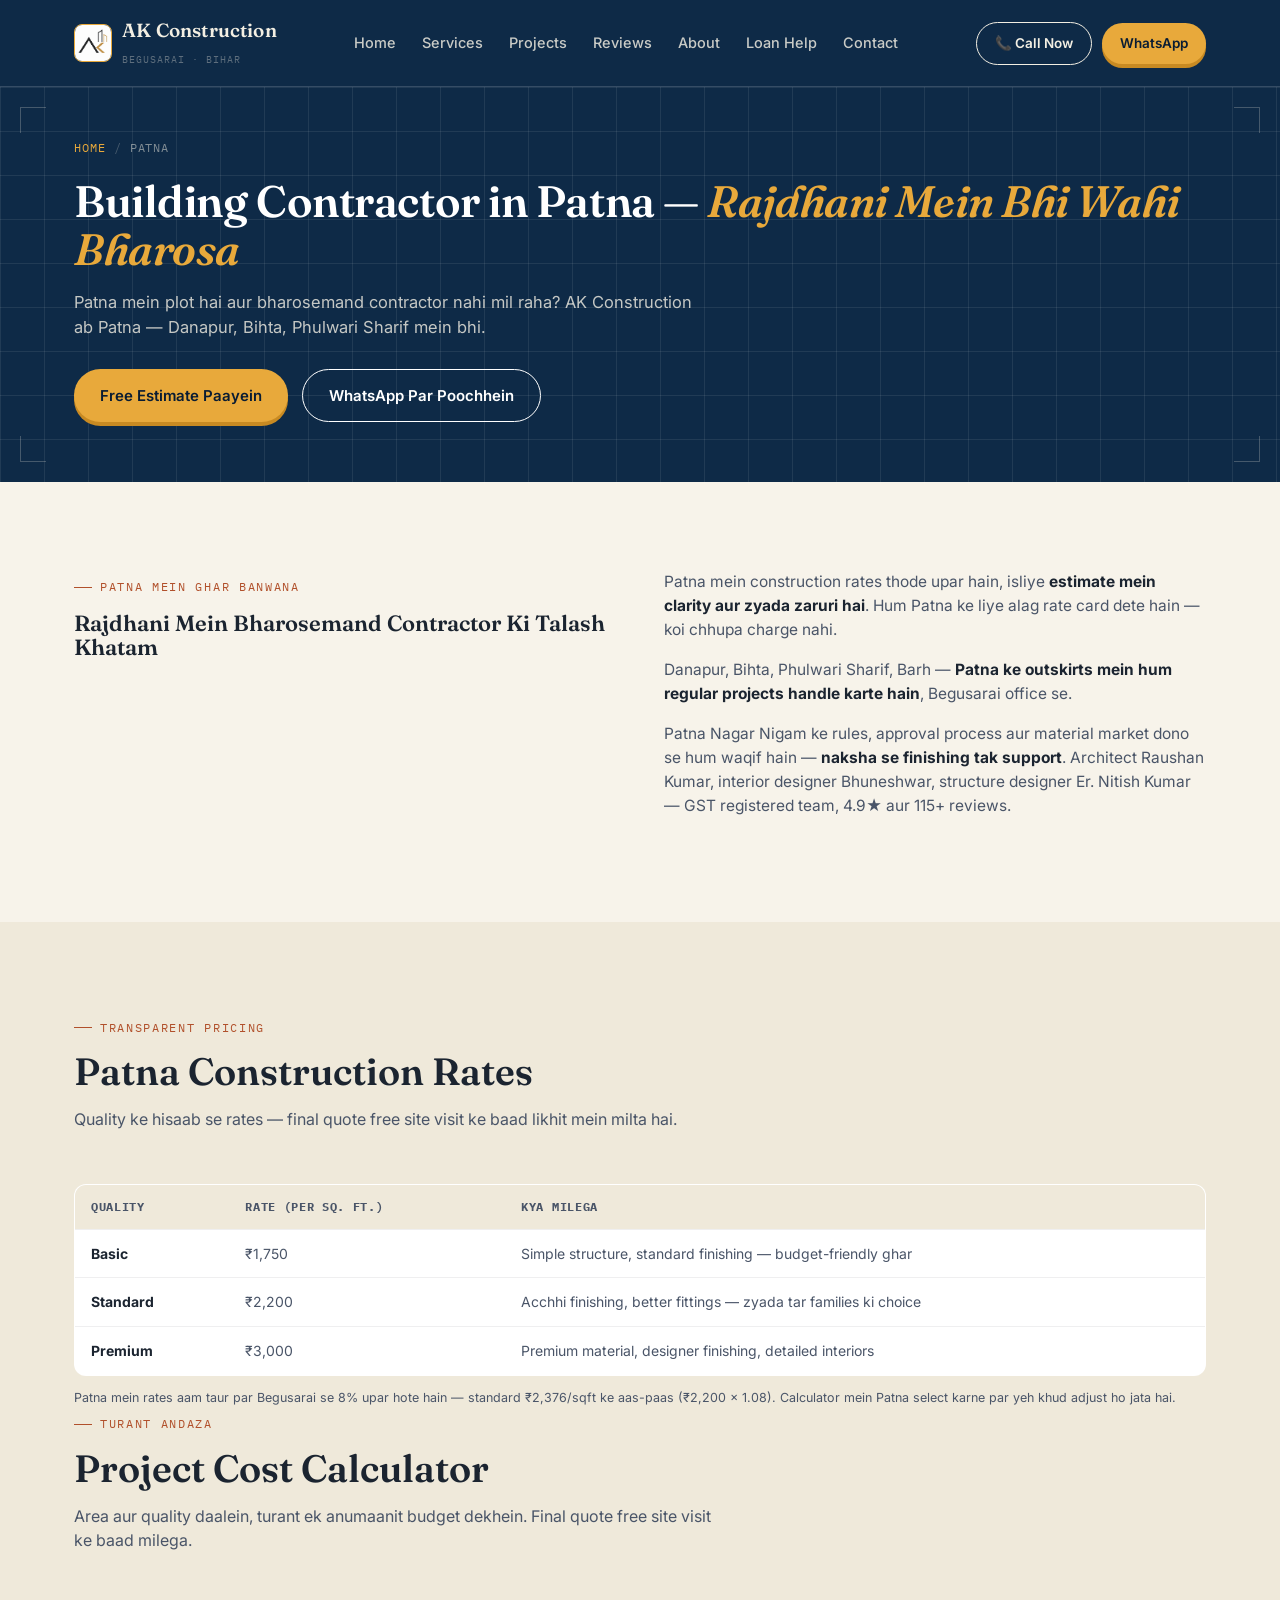
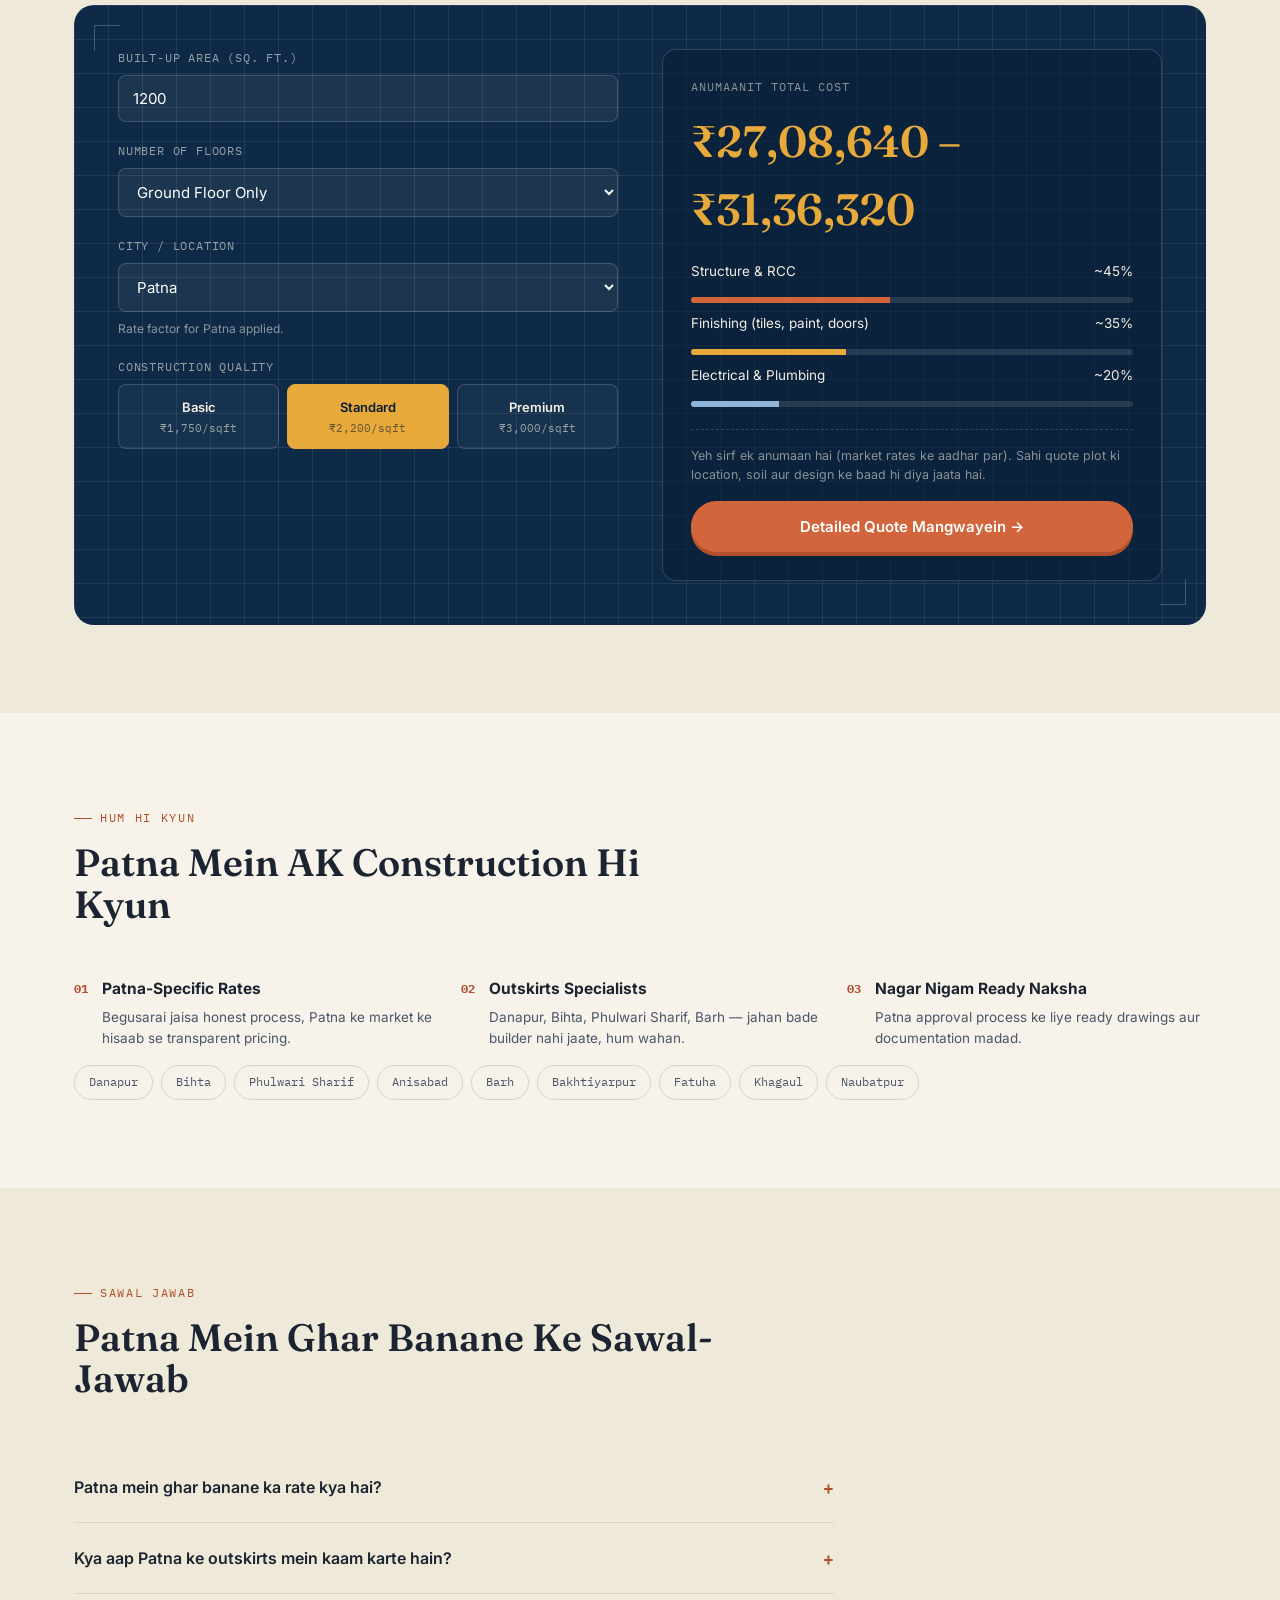
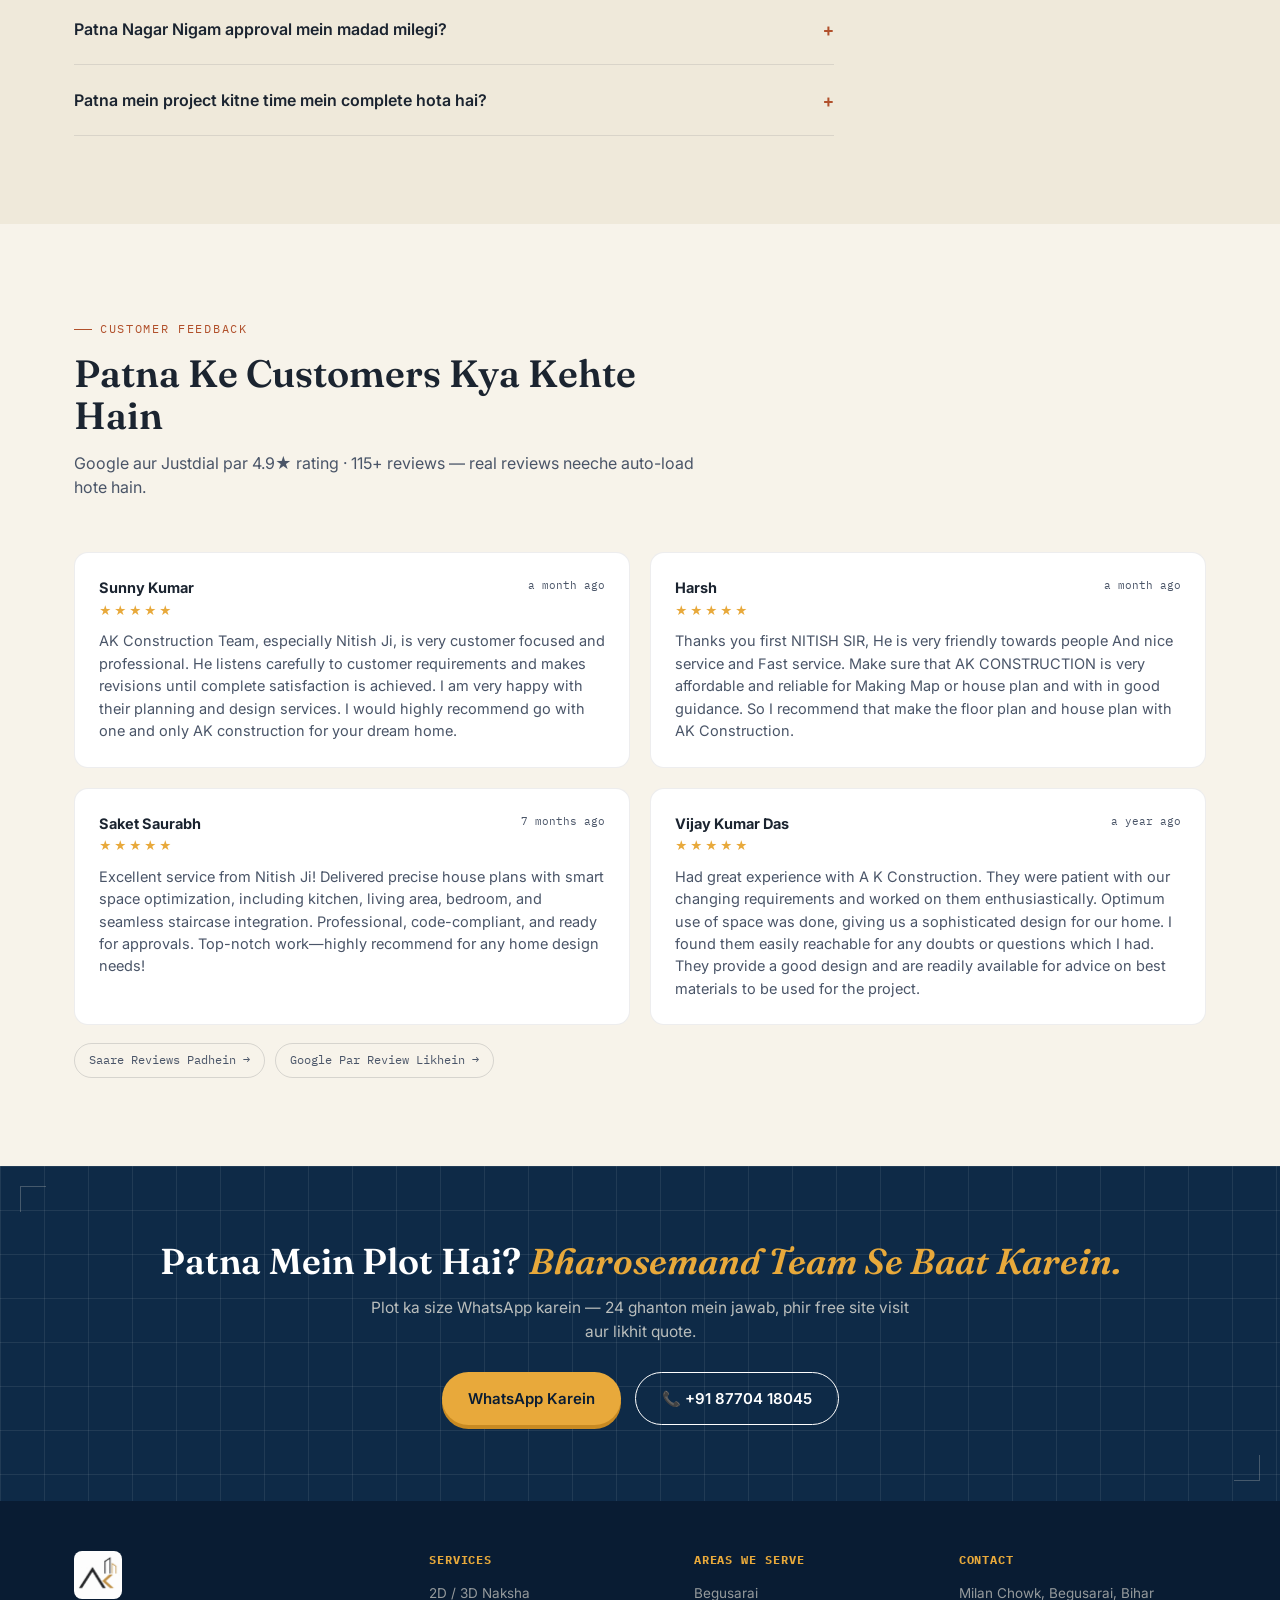
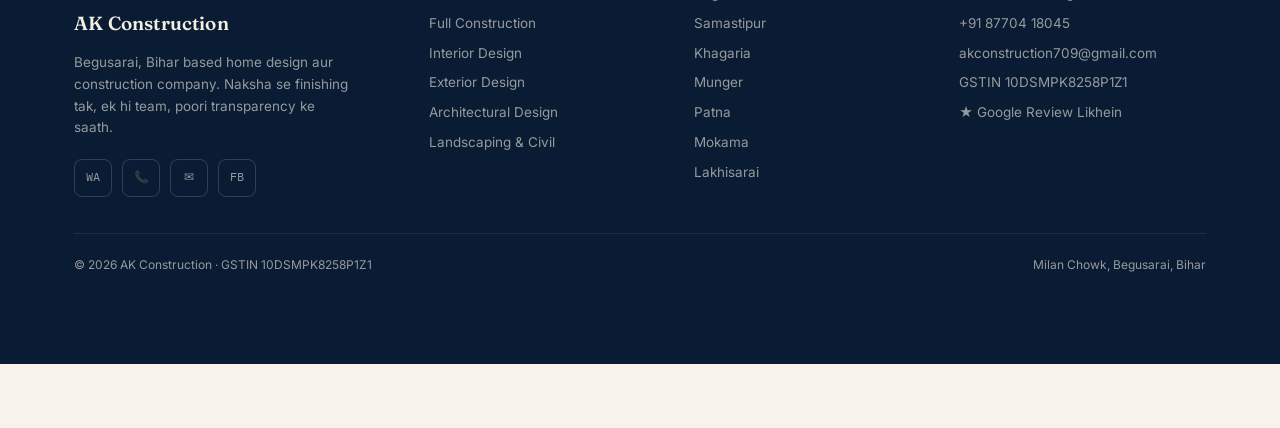
<file: patna.html>
<!DOCTYPE html>
<html lang="en">
<head>
<meta charset="UTF-8">
<meta name="viewport" content="width=device-width, initial-scale=1.0">
<title>Building Contractor &amp; House Construction in Patna — Naksha, Duplex Design &amp; Turnkey Building | AK Construction</title>
<meta name="description" content="Building contractor in Patna — AK Construction. Turnkey house construction with material, 2D/3D Vastu naksha, duplex design, interior design in Danapur, Bihta, Phulwari Sharif, Anisabad. 4.9★ rated. Call +91 87704 18045.">
<meta name="keywords" content="building contractor in Patna, house construction Patna, contractor in Patna, duplex house design Patna, naksha Patna, ghar banane wala thekedar Patna, Danapur house construction, Bihta contractor">
<link rel="canonical" href="https://akconstructionhomedesign.com/patna.html">
<meta property="og:type" content="website">
<meta property="og:site_name" content="AK Construction">
<meta property="og:title" content="Building Contractor &amp; House Construction in Patna — AK Construction">
<meta property="og:description" content="Danapur, Bihta, Phulwari Sharif, Anisabad mein house construction aur interior — Patna ke liye transparent turnkey contracting.">
<meta property="og:url" content="https://akconstructionhomedesign.com/patna.html">
<meta property="og:image" content="https://akconstructionhomedesign.com/assets/images/og-cover.jpg">
<meta property="og:locale" content="en_IN">
<link rel="preconnect" href="https://fonts.googleapis.com">
<link rel="preconnect" href="https://fonts.gstatic.com" crossorigin>
<link href="https://fonts.googleapis.com/css2?family=Fraunces:ital,opsz,wght@0,9..144,400;0,9..144,500;0,9..144,600;0,9..144,700;1,9..144,500&family=Inter:wght@400;500;600;700;800&family=IBM+Plex+Mono:wght@400;500;600&display=swap" rel="stylesheet">
<link rel="stylesheet" href="assets/css/style.css">
<link rel="icon" type="image/jpeg" href="assets/images/logo.jpg">
<script type="application/ld+json">
{
  "@context": "https://schema.org",
  "@type": "GeneralContractor",
  "@id": "https://akconstructionhomedesign.com/#business",
  "name": "AK Construction",
  "url": "https://akconstructionhomedesign.com/",
  "telephone": "+918770418045",
  "email": "akconstruction709@gmail.com",
  "address": { "@type": "PostalAddress", "streetAddress": "Milan Chowk", "addressLocality": "Begusarai", "addressRegion": "Bihar", "postalCode": "851101", "addressCountry": "IN" },
  "geo": { "@type": "GeoCoordinates", "latitude": 25.4288072, "longitude": 86.1301978 },
  "hasMap": "https://tinyurl.com/4sn3bjbs",
  "aggregateRating": { "@type": "AggregateRating", "ratingValue": "4.9", "reviewCount": "115", "bestRating": "5", "itemReviewed": { "@type": "GeneralContractor", "name": "AK Construction" } },
  "areaServed": [
    { "@type": "City", "name": "Begusarai" },
    { "@type": "City", "name": "Samastipur" },
    { "@type": "City", "name": "Khagaria" },
    { "@type": "City", "name": "Patna" },
    { "@type": "City", "name": "Mokama" },
    { "@type": "City", "name": "Lakhisarai" },
    { "@type": "City", "name": "Munger" }
  ],
  "knowsAbout": [
    "House Construction in Patna",
    "Building Contractor Danapur",
    "Bihta Civil Construction",
    "Duplex House Design",
    "2D 3D Vastu Naksha",
    "Turnkey Construction With Material"
  ],
  "sameAs": ["https://www.facebook.com/akconstruction309136", "https://tinyurl.com/4sn3bjbs"],
  "taxID": "10DSMPK8258P1Z1"
}
</script>
<script type="application/ld+json">
{
  "@context": "https://schema.org",
  "@type": "FAQPage",
  "mainEntity": [
    {
      "@type": "Question",
      "name": "Patna mein ghar banane ka rate kya hai?",
      "acceptedAnswer": { "@type": "Answer", "text": "Patna mein rates thode upar hain — standard ₹2,376/sqft ke aas-paas (basic ₹1,890, premium ₹3,240). Sahi quote free site visit ke baad likhit mein milta hai." }
    },
    {
      "@type": "Question",
      "name": "Kya aap Patna ke outskirts mein kaam karte hain?",
      "acceptedAnswer": { "@type": "Answer", "text": "Haan, Danapur, Bihta, Phulwari Sharif, Barh jaise areas mein hum regular projects karte hain. Plot bhejein, site visit schedule karein." }
    },
    {
      "@type": "Question",
      "name": "Patna Nagar Nigam approval mein madad milegi?",
      "acceptedAnswer": { "@type": "Answer", "text": "Haan, approval-ready naksha aur documents taiyaar karte hain. Approval process ke bare mein sahi guidance bhi milti hai." }
    },
    {
      "@type": "Question",
      "name": "Patna mein project kitne time mein complete hota hai?",
      "acceptedAnswer": { "@type": "Answer", "text": "Standard ghar 6-9 mahine mein. Material supply Patna mein jaldi hai, lekin monsoon planning zaruri — hum timeline likhit mein dete hain." }
    }
  ]
}
</script>
</head>
<body>

<header>
  <div class="header-inner">
    <a href="index.html" class="logo">
      <img class="logo-mark logo-img" src="assets/images/logo.jpg" alt="AK Construction logo" width="38" height="38">
      <span>
        <span class="logo-text">AK Construction</span><br>
        <span class="logo-sub">Begusarai · Bihar</span>
      </span>
    </a>
    <nav class="main-nav" aria-label="Main navigation">
      <a href="index.html">Home</a>
      <a href="services.html">Services</a>
      <a href="projects.html">Projects</a>
      <a href="reviews.html">Reviews</a>
      <a href="about.html">About</a>
      <a href="loan.html">Loan Help</a>
      <a href="contact.html">Contact</a>
    </nav>
    <div class="header-cta">
      <a class="btn btn-outline btn-sm" href="tel:+918770418045" style="color:var(--cream-text)"><span class="btn-label">📞 Call Now</span></a>
      <a class="btn btn-ochre btn-sm" href="https://wa.me/918770418045?text=Namaste%2C%20mujhe%20ghar%20banwana%20hai%2C%20please%20details%20bhejein." target="_blank" rel="noopener"><span class="btn-label">WhatsApp</span></a>
      <button class="nav-toggle" aria-label="Open menu" aria-expanded="false">☰</button>
    </div>
  </div>
  <div class="mobile-nav" id="mobileNav">
    <a href="index.html">Home</a>
    <a href="services.html">Services</a>
    <a href="projects.html">Projects</a>
    <a href="reviews.html">Reviews</a>
    <a href="about.html">About</a>
    <a href="loan.html">Loan Help</a>
    <a href="contact.html">Contact</a>
  </div>
</header>

<section class="blueprint page-hero">
  <span class="corner-mark tl"></span>
  <span class="corner-mark tr"></span>
  <span class="corner-mark bl"></span>
  <span class="corner-mark br"></span>
  <div class="wrap">
    <div class="breadcrumb"><a href="index.html">Home</a><span class="sep">/</span><span>Patna</span></div>
    <h1>Building Contractor in Patna — <em>Rajdhani Mein Bhi Wahi Bharosa</em></h1>
    <p class="lede">Patna mein plot hai aur bharosemand contractor nahi mil raha? AK Construction ab Patna — Danapur, Bihta, Phulwari Sharif mein bhi.</p>
    <div class="page-hero-actions">
      <a href="contact.html" class="btn btn-ochre">Free Estimate Paayein</a>
      <a href="https://wa.me/918770418045?text=Namaste%2C%20mujhe%20ghar%20banwana%20hai%2C%20please%20details%20bhejein." target="_blank" rel="noopener" class="btn btn-outline" style="color:#fff;">WhatsApp Par Poochhein</a>
    </div>
  </div>
</section>

<section>
  <div class="wrap two-col">
    <div>
      <div class="eyebrow" style="color:var(--terracotta-deep);margin-bottom:14px;">Patna Mein Ghar Banwana</div>
      <h3>Rajdhani Mein Bharosemand Contractor Ki Talash Khatam</h3>
    </div>
    <div class="prose">
      <p>Patna mein construction rates thode upar hain, isliye <strong>estimate mein clarity aur zyada zaruri hai</strong>. Hum Patna ke liye alag rate card dete hain — koi chhupa charge nahi.</p>
      <p>Danapur, Bihta, Phulwari Sharif, Barh — <strong>Patna ke outskirts mein hum regular projects handle karte hain</strong>, Begusarai office se.</p>
      <p>Patna Nagar Nigam ke rules, approval process aur material market dono se hum waqif hain — <strong>naksha se finishing tak support</strong>. Architect Raushan Kumar, interior designer Bhuneshwar, structure designer Er. Nitish Kumar — GST registered team, 4.9★ aur 115+ reviews.</p>
    </div>
  </div>
</section>

<section class="section-alt">
  <div class="wrap">
    <div class="section-head">
      <div class="eyebrow">Transparent Pricing</div>
      <h2>Patna Construction Rates</h2>
      <p>Quality ke hisaab se rates — final quote free site visit ke baad likhit mein milta hai.</p>
    </div>
    <div class="rates-wrap">
      <table class="rates-table">
        <thead>
          <tr><th>Quality</th><th>Rate (per sq. ft.)</th><th>Kya Milega</th></tr>
        </thead>
        <tbody>
          <tr><td><strong>Basic</strong></td><td>₹1,750</td><td>Simple structure, standard finishing — budget-friendly ghar</td></tr>
          <tr><td><strong>Standard</strong></td><td>₹2,200</td><td>Acchhi finishing, better fittings — zyada tar families ki choice</td></tr>
          <tr><td><strong>Premium</strong></td><td>₹3,000</td><td>Premium material, designer finishing, detailed interiors</td></tr>
        </tbody>
      </table>
    </div>
    <p class="rates-note">Patna mein rates aam taur par Begusarai se 8% upar hote hain — standard ₹2,376/sqft ke aas-paas (₹2,200 × 1.08). Calculator mein Patna select karne par yeh khud adjust ho jata hai.</p>

    <div class="section-head">
      <div class="eyebrow">Turant Andaza</div>
      <h2>Project Cost Calculator</h2>
      <p>Area aur quality daalein, turant ek anumaanit budget dekhein. Final quote free site visit ke baad milega.</p>
    </div>

    <div class="calc-shell">
      <span class="corner-mark tl"></span>
      <span class="corner-mark br"></span>
      <div class="calc-grid">
        <div class="calc-form">
          <div class="field">
            <label for="area">Built-up Area (Sq. Ft.)</label>
            <input type="number" id="area" min="200" max="20000" value="1200" step="50">
          </div>
          <div class="field">
            <label for="floors">Number of Floors</label>
            <select id="floors">
              <option value="1">Ground Floor Only</option>
              <option value="2">Ground + 1</option>
              <option value="3">Ground + 2</option>
            </select>
          </div>
          <div class="field">
            <label for="city">City / Location</label>
            <select id="city">
              <option value="1">Begusarai</option>
              <option value="0.98">Khagaria</option>
              <option value="0.98">Samastipur</option>
              <option value="0.98">Mokama</option>
              <option value="0.98">Lakhisarai</option>
              <option value="0.97">Munger</option>
              <option value="1.08" selected>Patna</option>
              <option value="1.02">Muzaffarpur</option>
              <option value="1.03">Darbhanga</option>
              <option value="1.03">Bhagalpur</option>
            </select>
            <p id="cityNote" style="font-size:12px;color:rgba(243,239,227,0.55);margin-top:8px;"></p>
          </div>
          <div class="field">
            <label>Construction Quality</label>
            <div class="tier-row" id="tierRow">
              <div class="tier-btn" data-rate="1750">Basic<small>₹1,750/sqft</small></div>
              <div class="tier-btn active" data-rate="2200">Standard<small>₹2,200/sqft</small></div>
              <div class="tier-btn" data-rate="3000">Premium<small>₹3,000/sqft</small></div>
            </div>
          </div>
        </div>

        <div class="calc-result">
          <div>
            <div class="result-label">Anumaanit Total Cost</div>
            <div class="result-amount" id="resultAmount">₹21,00,000 – ₹23,10,000</div>
            <div class="breakup">
              <div class="breakup-row"><span>Structure &amp; RCC</span><span>~45%</span></div>
              <div class="breakup-bar"><div class="breakup-fill" style="width:45%;"></div></div>
              <div class="breakup-row"><span>Finishing (tiles, paint, doors)</span><span>~35%</span></div>
              <div class="breakup-bar"><div class="breakup-fill" style="width:35%; background:var(--ochre);"></div></div>
              <div class="breakup-row"><span>Electrical &amp; Plumbing</span><span>~20%</span></div>
              <div class="breakup-bar"><div class="breakup-fill" style="width:20%; background:#8FB6D9;"></div></div>
            </div>
          </div>
          <div>
            <div class="calc-disclaimer">Yeh sirf ek anumaan hai (market rates ke aadhar par). Sahi quote plot ki location, soil aur design ke baad hi diya jaata hai.</div>
            <a href="contact.html" class="btn btn-terracotta" style="width:100%;">Detailed Quote Mangwayein →</a>
          </div>
        </div>
      </div>
    </div>
  </div>
</section>

<section>
  <div class="wrap">
    <div class="section-head">
      <div class="eyebrow">Hum Hi Kyun</div>
      <h2>Patna Mein AK Construction Hi Kyun</h2>
    </div>
    <div class="why-grid">
      <div class="why-item"><div class="why-num">01</div><div><h4>Patna-Specific Rates</h4><p>Begusarai jaisa honest process, Patna ke market ke hisaab se transparent pricing.</p></div></div>
      <div class="why-item"><div class="why-num">02</div><div><h4>Outskirts Specialists</h4><p>Danapur, Bihta, Phulwari Sharif, Barh — jahan bade builder nahi jaate, hum wahan.</p></div></div>
      <div class="why-item"><div class="why-num">03</div><div><h4>Nagar Nigam Ready Naksha</h4><p>Patna approval process ke liye ready drawings aur documentation madad.</p></div></div>
    </div>
    <div class="tag-row" style="flex-wrap:wrap;gap:8px;margin-top:16px;">
      <span class="tag-chip">Danapur</span>
      <span class="tag-chip">Bihta</span>
      <span class="tag-chip">Phulwari Sharif</span>
      <span class="tag-chip">Anisabad</span>
      <span class="tag-chip">Barh</span>
      <span class="tag-chip">Bakhtiyarpur</span>
      <span class="tag-chip">Fatuha</span>
      <span class="tag-chip">Khagaul</span>
      <span class="tag-chip">Naubatpur</span>
    </div>
  </div>
</section>

<section class="section-alt">
  <div class="wrap">
    <div class="section-head">
      <div class="eyebrow">Sawal Jawab</div>
      <h2>Patna Mein Ghar Banane Ke Sawal-Jawab</h2>
    </div>
    <div class="faq-list">

      <div class="faq-item">
        <button class="faq-q"><span>Patna mein ghar banane ka rate kya hai?</span><span class="icon">+</span></button>
        <div class="faq-a"><p>Patna mein rates thode upar hain — standard ₹2,376/sqft ke aas-paas (basic ₹1,890, premium ₹3,240). Sahi quote free site visit ke baad likhit mein milta hai.</p></div>
      </div>

      <div class="faq-item">
        <button class="faq-q"><span>Kya aap Patna ke outskirts mein kaam karte hain?</span><span class="icon">+</span></button>
        <div class="faq-a"><p>Haan, Danapur, Bihta, Phulwari Sharif, Barh jaise areas mein hum regular projects karte hain. Plot bhejein, site visit schedule karein.</p></div>
      </div>

      <div class="faq-item">
        <button class="faq-q"><span>Patna Nagar Nigam approval mein madad milegi?</span><span class="icon">+</span></button>
        <div class="faq-a"><p>Haan, approval-ready naksha aur documents taiyaar karte hain. Approval process ke bare mein sahi guidance bhi milti hai.</p></div>
      </div>

      <div class="faq-item">
        <button class="faq-q"><span>Patna mein project kitne time mein complete hota hai?</span><span class="icon">+</span></button>
        <div class="faq-a"><p>Standard ghar 6-9 mahine mein. Material supply Patna mein jaldi hai, lekin monsoon planning zaruri — hum timeline likhit mein dete hain.</p></div>
      </div>

    </div>
  </div>
</section>

<section>
  <div class="wrap">
    <div class="section-head">
      <div class="eyebrow">Customer Feedback</div>
      <h2>Patna Ke Customers Kya Kehte Hain</h2>
      <p>Google aur Justdial par 4.9★ rating · 115+ reviews — real reviews neeche auto-load hote hain.</p>
    </div>
    <div class="review-grid" id="reviewList">
      <div class="testi-card">
        <div class="ph-title">Reviews Load Ho Rahe Hain…</div>
        <p>Google se real customer reviews yahan dikhte hain.</p>
      </div>
    </div>
    <div class="tag-row">
      <span class="tag-chip"><a href="reviews.html">Saare Reviews Padhein →</a></span>
      <span class="tag-chip"><a href="https://tinyurl.com/4sn3bjbs" target="_blank" rel="noopener">Google Par Review Likhein →</a></span>
    </div>
  </div>
</section>

<div class="cta-band">
  <span class="corner-mark tl"></span>
  <span class="corner-mark br"></span>
  <div class="wrap">
    <h2>Patna Mein Plot Hai? <em>Bharosemand Team Se Baat Karein.</em></h2>
    <p>Plot ka size WhatsApp karein — 24 ghanton mein jawab, phir free site visit aur likhit quote.</p>
    <div class="btn-row">
      <a href="https://wa.me/918770418045?text=Namaste%2C%20mujhe%20ghar%20banwana%20hai%2C%20please%20details%20bhejein." target="_blank" rel="noopener" class="btn btn-ochre">WhatsApp Karein</a>
      <a href="tel:+918770418045" class="btn btn-outline" style="color:#fff;">📞 +91 87704 18045</a>
    </div>
  </div>
</div>

<footer>
  <div class="wrap">
    <div class="footer-grid">
      <div class="footer-brand">
        <img class="footer-logo" src="assets/images/logo.jpg" alt="AK Construction logo" width="48" height="48" loading="lazy">
        <span class="logo-text">AK Construction</span>
        <p>Begusarai, Bihar based home design aur construction company. Naksha se finishing tak, ek hi team, poori transparency ke saath.</p>
        <div class="contact-socials">
          <a class="soc-btn" href="https://wa.me/918770418045" target="_blank" rel="noopener" aria-label="WhatsApp">WA</a>
          <a class="soc-btn" href="tel:+918770418045" aria-label="Call">📞</a>
          <a class="soc-btn" href="mailto:akconstruction709@gmail.com" aria-label="Email">✉</a>
          <a class="soc-btn" href="https://www.facebook.com/akconstruction309136" target="_blank" rel="noopener" aria-label="Facebook">FB</a>
        </div>
      </div>
      <div>
        <h5>Services</h5>
        <ul>
          <li><a href="services.html#naksha">2D / 3D Naksha</a></li>
          <li><a href="services.html#construction">Full Construction</a></li>
          <li><a href="services.html#interior">Interior Design</a></li>
          <li><a href="services.html#exterior">Exterior Design</a></li>
          <li><a href="services.html#architectural">Architectural Design</a></li>
          <li><a href="services.html#landscaping">Landscaping &amp; Civil</a></li>
        </ul>
      </div>
      <div>
        <h5>Areas We Serve</h5>
        <ul>
          <li><a href="begusarai.html">Begusarai</a></li>
          <li><a href="samastipur.html">Samastipur</a></li>
          <li><a href="khagaria.html">Khagaria</a></li>
          <li><a href="munger.html">Munger</a></li>
          <li><a href="patna.html">Patna</a></li>
          <li><a href="mokama.html">Mokama</a></li>
          <li><a href="lakhisarai.html">Lakhisarai</a></li>
        </ul>
      </div>
      <div>
        <h5>Contact</h5>
        <ul>
          <li>Milan Chowk, Begusarai, Bihar</li>
          <li><a href="tel:+918770418045">+91 87704 18045</a></li>
          <li><a href="mailto:akconstruction709@gmail.com">akconstruction709@gmail.com</a></li>
          <li>GSTIN 10DSMPK8258P1Z1</li>
          <li><a href="https://tinyurl.com/4sn3bjbs" target="_blank" rel="noopener">★ Google Review Likhein</a></li>
        </ul>
      </div>
    </div>
    <div class="footer-bottom">
      <span>© 2026 AK Construction · GSTIN 10DSMPK8258P1Z1</span>
      <span>Milan Chowk, Begusarai, Bihar</span>
    </div>
  </div>
</footer>

<div class="mobile-bar">
  <div class="mobile-bar-inner">
    <a class="call" href="tel:+918770418045">📞 Call Now</a>
    <a class="wa" href="https://wa.me/918770418045?text=Namaste%2C%20mujhe%20ghar%20banwana%20hai%2C%20please%20details%20bhejein." target="_blank" rel="noopener">💬 WhatsApp</a>
  </div>
</div>

<script src="assets/js/main.js"></script>
</body>
</html>
</file>
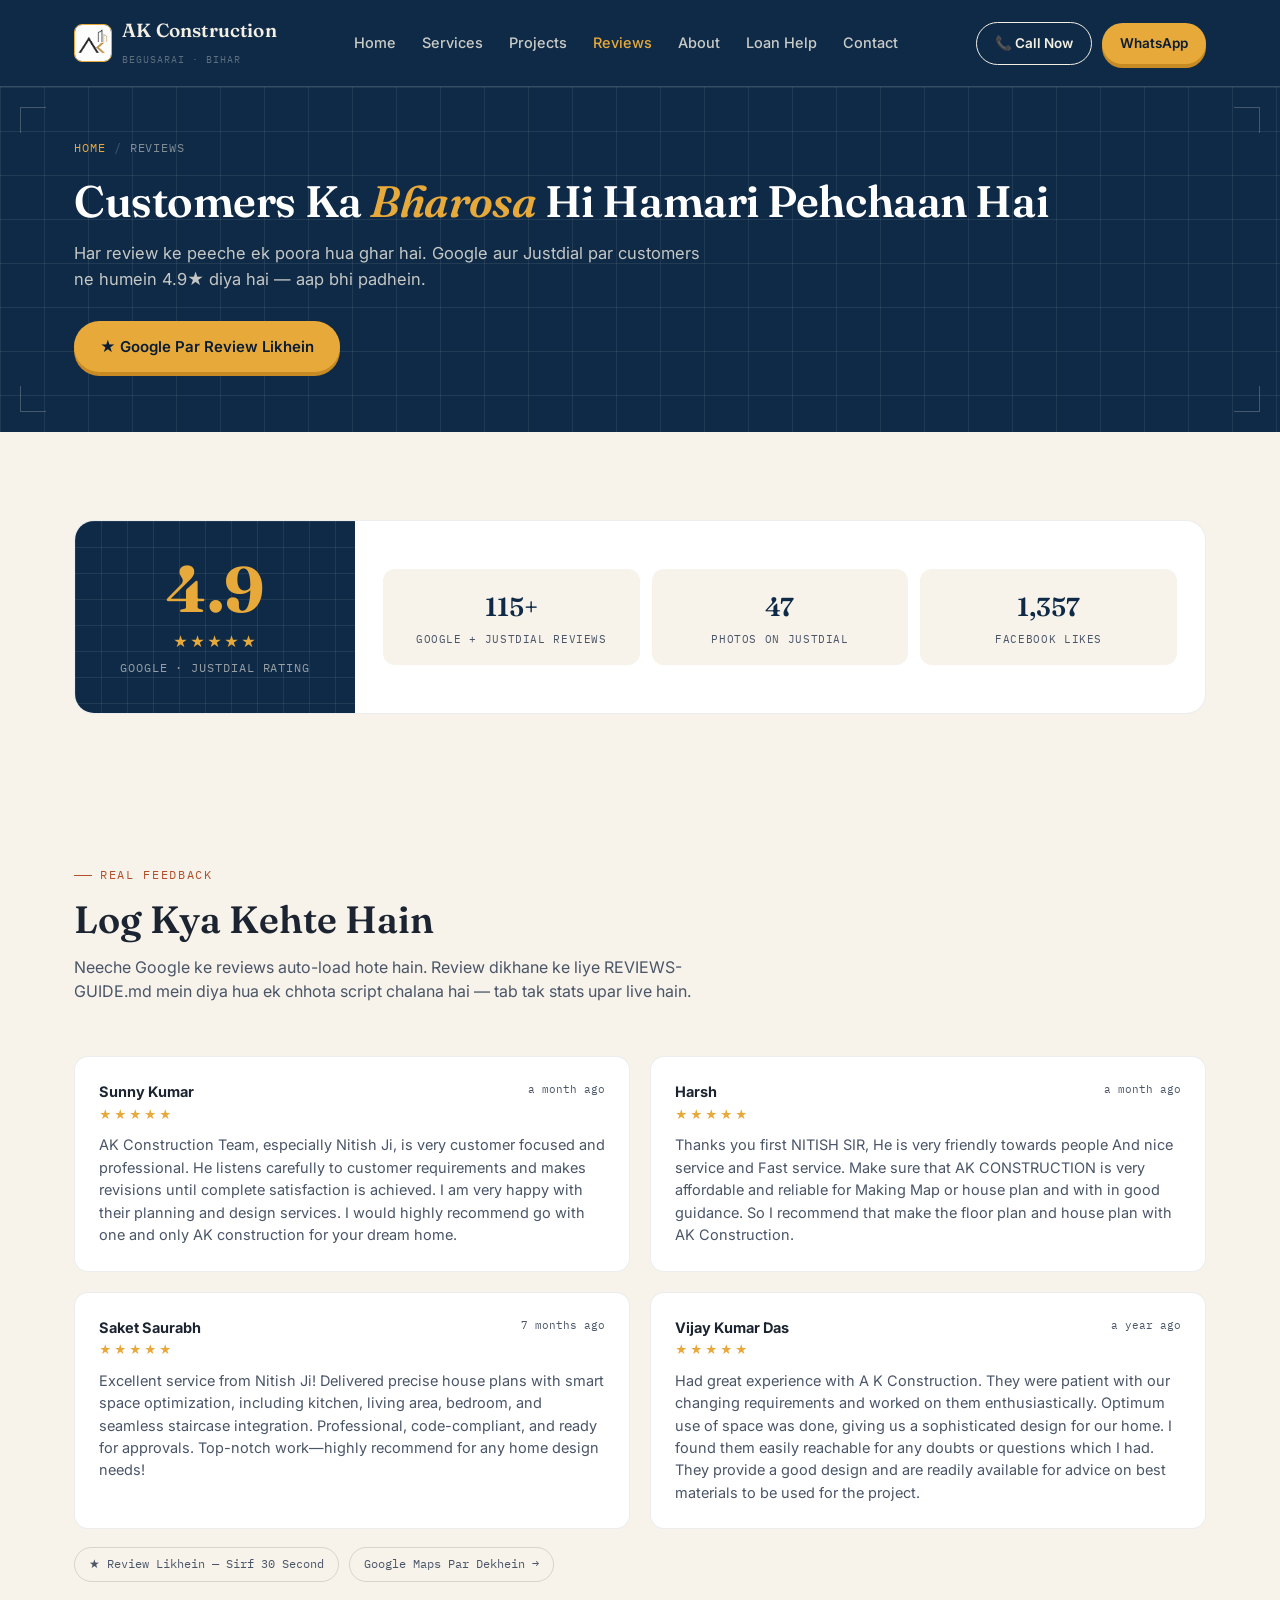
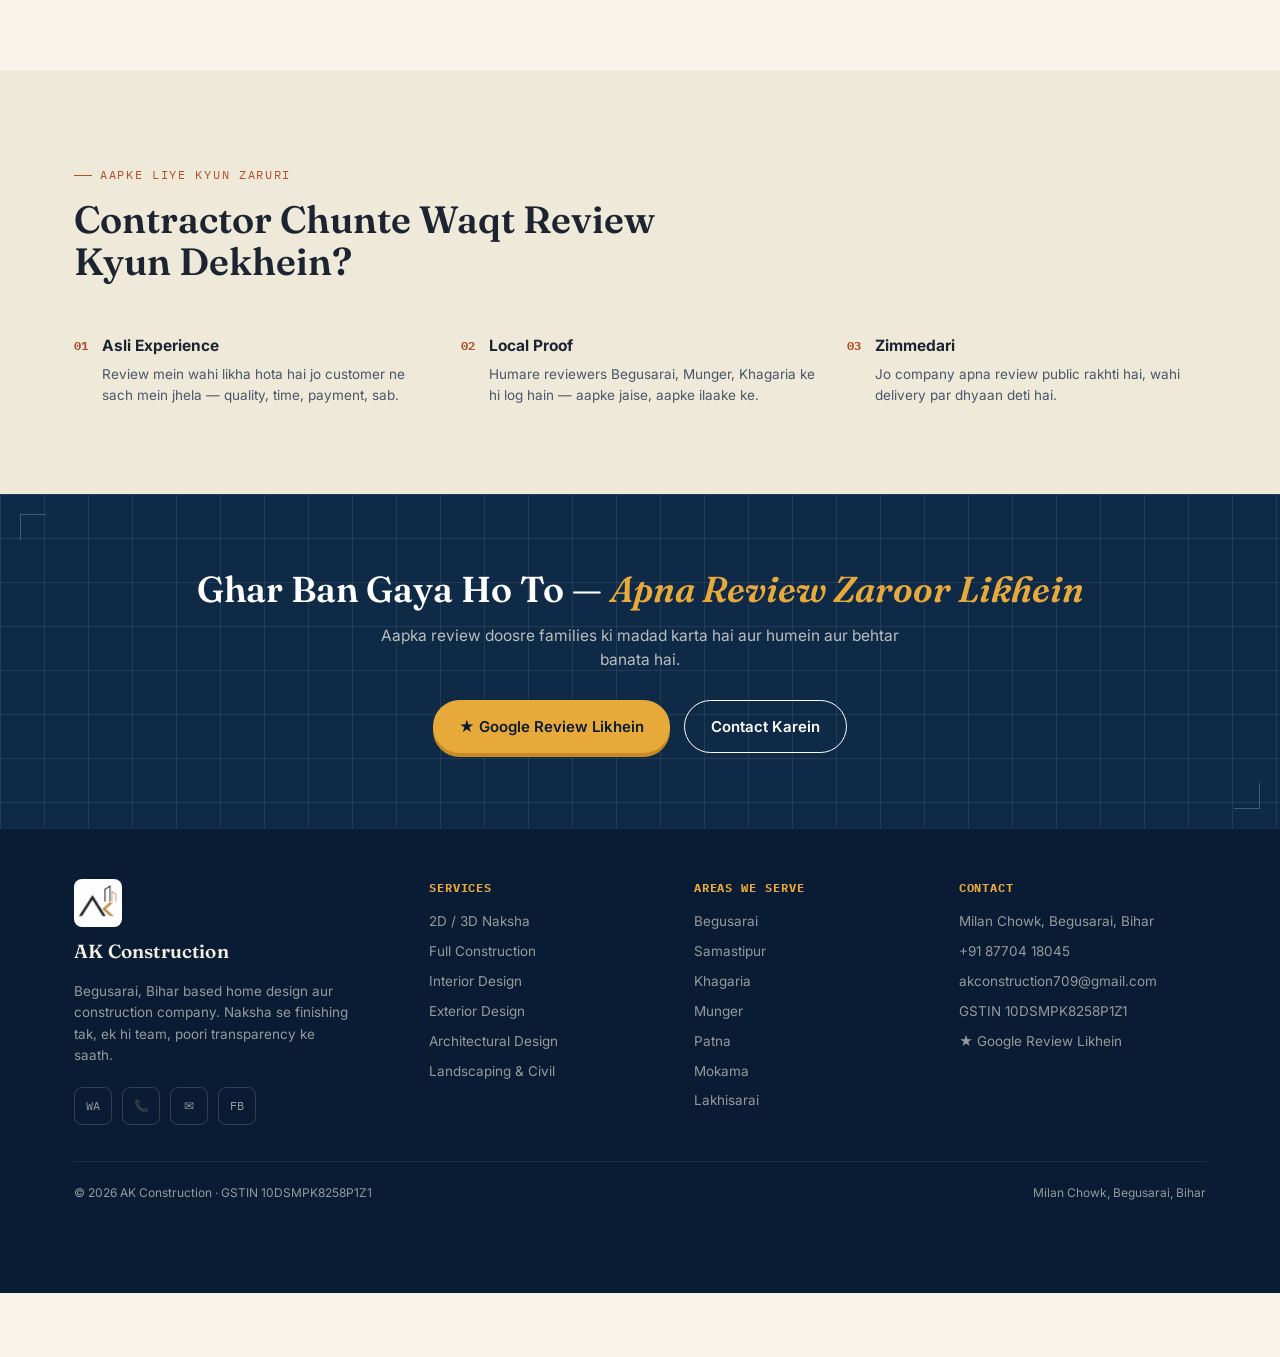
<file: reviews.html>
<!DOCTYPE html>
<html lang="en">
<head>
<meta charset="UTF-8">
<meta name="viewport" content="width=device-width, initial-scale=1.0">
<title>AK Construction Reviews — 4.9★ Rated Contractor in Begusarai, Bihar</title>
<meta name="description" content="AK Construction ke Google aur Justdial reviews: 4.9★ rating, 115+ reviews, 47 photos. Begusarai, Bihar ke customers kya kehte hain — padhein aur apna review likhein.">
<meta name="keywords" content="AK Construction reviews, contractor reviews Begusarai, construction company rating Bihar, house contractor reviews">
<link rel="canonical" href="https://akconstructionhomedesign.com/reviews.html">
<meta property="og:type" content="website">
<meta property="og:site_name" content="AK Construction">
<meta property="og:title" content="Reviews — AK Construction, Begusarai (4.9★)">
<meta property="og:description" content="115+ happy customers, 4.9★ rating. Padhein log kya kehte hain.">
<meta property="og:url" content="https://akconstructionhomedesign.com/reviews.html">
<meta property="og:image" content="https://akconstructionhomedesign.com/assets/images/og-cover.jpg">
<meta property="og:locale" content="en_IN">
<link rel="preconnect" href="https://fonts.googleapis.com">
<link rel="preconnect" href="https://fonts.gstatic.com" crossorigin>
<link href="https://fonts.googleapis.com/css2?family=Fraunces:ital,opsz,wght@0,9..144,400;0,9..144,500;0,9..144,600;0,9..144,700;1,9..144,500&family=Inter:wght@400;500;600;700;800&family=IBM+Plex+Mono:wght@400;500;600&display=swap" rel="stylesheet">
<link rel="stylesheet" href="assets/css/style.css">
<link rel="icon" type="image/jpeg" href="assets/images/logo.jpg">
<script type="application/ld+json">
{
  "@context": "https://schema.org",
  "@type": "GeneralContractor",
  "@id": "https://akconstructionhomedesign.com/#business",
  "name": "AK Construction",
  "url": "https://akconstructionhomedesign.com/",
  "telephone": "+918770418045",
  "email": "akconstruction709@gmail.com",
  "address": { "@type": "PostalAddress", "streetAddress": "Milan Chowk", "addressLocality": "Begusarai", "addressRegion": "Bihar", "postalCode": "851101", "addressCountry": "IN" },
  "geo": { "@type": "GeoCoordinates", "latitude": 25.4288072, "longitude": 86.1301978 },
  "hasMap": "https://tinyurl.com/4sn3bjbs",
  "aggregateRating": { "@type": "AggregateRating", "ratingValue": "4.9", "reviewCount": "115", "bestRating": "5", "itemReviewed": { "@type": "GeneralContractor", "name": "AK Construction" } },
  "areaServed": [
    { "@type": "City", "name": "Begusarai" },
    { "@type": "City", "name": "Samastipur" },
    { "@type": "City", "name": "Khagaria" },
    { "@type": "City", "name": "Patna" },
    { "@type": "City", "name": "Mokama" },
    { "@type": "City", "name": "Lakhisarai" },
    { "@type": "City", "name": "Munger" }
  ],
  "sameAs": ["https://www.facebook.com/akconstruction309136", "https://tinyurl.com/4sn3bjbs"],
  "taxID": "10DSMPK8258P1Z1"
}
</script>
</head>
<body>

<header>
  <div class="header-inner">
    <a href="index.html" class="logo">
      <img class="logo-mark logo-img" src="assets/images/logo.jpg" alt="AK Construction logo" width="38" height="38">
      <span>
        <span class="logo-text">AK Construction</span><br>
        <span class="logo-sub">Begusarai · Bihar</span>
      </span>
    </a>
    <nav class="main-nav" aria-label="Main navigation">
      <a href="index.html">Home</a>
      <a href="services.html">Services</a>
      <a href="projects.html">Projects</a>
      <a href="reviews.html" aria-current="page">Reviews</a>
      <a href="about.html">About</a>
      <a href="loan.html">Loan Help</a>
      <a href="contact.html">Contact</a>
    </nav>
    <div class="header-cta">
      <a class="btn btn-outline btn-sm" href="tel:+918770418045" style="color:var(--cream-text)"><span class="btn-label">📞 Call Now</span></a>
      <a class="btn btn-ochre btn-sm" href="https://wa.me/918770418045?text=Namaste%2C%20mujhe%20ghar%20banwana%20hai%2C%20please%20details%20bhejein." target="_blank" rel="noopener"><span class="btn-label">WhatsApp</span></a>
      <button class="nav-toggle" aria-label="Open menu" aria-expanded="false">☰</button>
    </div>
  </div>
  <div class="mobile-nav" id="mobileNav">
    <a href="index.html">Home</a>
    <a href="services.html">Services</a>
    <a href="projects.html">Projects</a>
    <a href="reviews.html" aria-current="page">Reviews</a>
    <a href="about.html">About</a>
    <a href="loan.html">Loan Help</a>
    <a href="contact.html">Contact</a>
  </div>
</header>

<!-- ============ PAGE HERO ============ -->
<section class="blueprint page-hero">
  <span class="corner-mark tl"></span>
  <span class="corner-mark tr"></span>
  <span class="corner-mark bl"></span>
  <span class="corner-mark br"></span>
  <div class="wrap">
    <div class="breadcrumb"><a href="index.html">Home</a><span class="sep">/</span><span>Reviews</span></div>
    <h1>Customers Ka <em>Bharosa</em> Hi Hamari Pehchaan Hai</h1>
    <p class="lede">Har review ke peeche ek poora hua ghar hai. Google aur Justdial par customers ne humein 4.9★ diya hai — aap bhi padhein.</p>
    <div class="page-hero-actions">
      <a href="https://tinyurl.com/4sn3bjbs" target="_blank" rel="noopener" class="btn btn-ochre">★ Google Par Review Likhein</a>
    </div>
  </div>
</section>

<!-- ============ RATING SUMMARY ============ -->
<section>
  <div class="wrap">
    <div class="review-summary">
      <div class="review-score">
        <div class="big">4.9</div>
        <div class="stars">★★★★★</div>
        <div class="src">Google · Justdial Rating</div>
      </div>
      <div class="review-stat-grid">
        <div class="review-stat"><div class="num">115+</div><div class="lbl">Google + Justdial Reviews</div></div>
        <div class="review-stat"><div class="num">47</div><div class="lbl">Photos on Justdial</div></div>
        <div class="review-stat"><div class="num">1,357</div><div class="lbl">Facebook Likes</div></div>
      </div>
    </div>
  </div>
</section>

<!-- ============ REVIEW CARDS ============ -->
<section style="padding-top:56px;">
  <div class="wrap">
    <div class="section-head">
      <div class="eyebrow">Real Feedback</div>
      <h2>Log Kya Kehte Hain</h2>
      <p>Neeche Google ke reviews auto-load hote hain. Review dikhane ke liye REVIEWS-GUIDE.md mein diya hua ek chhota script chalana hai — tab tak stats upar live hain.</p>
    </div>
    <div class="review-grid" id="reviewList">
      <div class="testi-card"><div class="ph-title">Reviews Load Ho Rahe Hain…</div><p>Google se real customer reviews yahan dikhte hain.</p></div>
    </div>
    <div class="tag-row">
      <span class="tag-chip"><a href="https://tinyurl.com/4sn3bjbs" target="_blank" rel="noopener">★ Review Likhein — Sirf 30 Second</a></span>
      <span class="tag-chip"><a href="https://tinyurl.com/4sn3bjbs" target="_blank" rel="noopener">Google Maps Par Dekhein →</a></span>
    </div>
  </div>
</section>

<!-- ============ WHY REVIEWS MATTER ============ -->
<section class="section-alt">
  <div class="wrap">
    <div class="section-head">
      <div class="eyebrow">Aapke Liye Kyun Zaruri</div>
      <h2>Contractor Chunte Waqt Review Kyun Dekhein?</h2>
    </div>
    <div class="why-grid">
      <div class="why-item"><div class="why-num">01</div><div><h4>Asli Experience</h4><p>Review mein wahi likha hota hai jo customer ne sach mein jhela — quality, time, payment, sab.</p></div></div>
      <div class="why-item"><div class="why-num">02</div><div><h4>Local Proof</h4><p>Humare reviewers Begusarai, Munger, Khagaria ke hi log hain — aapke jaise, aapke ilaake ke.</p></div></div>
      <div class="why-item"><div class="why-num">03</div><div><h4>Zimmedari</h4><p>Jo company apna review public rakhti hai, wahi delivery par dhyaan deti hai.</p></div></div>
    </div>
  </div>
</section>

<!-- ============ CTA ============ -->
<div class="cta-band">
  <span class="corner-mark tl"></span>
  <span class="corner-mark br"></span>
  <div class="wrap">
    <h2>Ghar Ban Gaya Ho To — <em>Apna Review Zaroor Likhein</em></h2>
    <p>Aapka review doosre families ki madad karta hai aur humein aur behtar banata hai.</p>
    <div class="btn-row">
      <a href="https://tinyurl.com/4sn3bjbs" target="_blank" rel="noopener" class="btn btn-ochre">★ Google Review Likhein</a>
      <a href="contact.html" class="btn btn-outline" style="color:#fff;">Contact Karein</a>
    </div>
  </div>
</div>

<!-- ============ FOOTER ============ -->
<footer>
  <div class="wrap">
    <div class="footer-grid">
      <div class="footer-brand">
        <img class="footer-logo" src="assets/images/logo.jpg" alt="AK Construction logo" width="48" height="48" loading="lazy">
        <span class="logo-text">AK Construction</span>
        <p>Begusarai, Bihar based home design aur construction company. Naksha se finishing tak, ek hi team, poori transparency ke saath.</p>
        <div class="contact-socials">
          <a class="soc-btn" href="https://wa.me/918770418045" target="_blank" rel="noopener" aria-label="WhatsApp">WA</a>
          <a class="soc-btn" href="tel:+918770418045" aria-label="Call">📞</a>
          <a class="soc-btn" href="mailto:akconstruction709@gmail.com" aria-label="Email">✉</a>
          <a class="soc-btn" href="https://www.facebook.com/akconstruction309136" target="_blank" rel="noopener" aria-label="Facebook">FB</a>
        </div>
      </div>
      <div>
        <h5>Services</h5>
        <ul>
          <li><a href="services.html#naksha">2D / 3D Naksha</a></li>
          <li><a href="services.html#construction">Full Construction</a></li>
          <li><a href="services.html#interior">Interior Design</a></li>
          <li><a href="services.html#exterior">Exterior Design</a></li>
          <li><a href="services.html#architectural">Architectural Design</a></li>
          <li><a href="services.html#landscaping">Landscaping &amp; Civil</a></li>
        </ul>
      </div>
      <div>
        <h5>Areas We Serve</h5>
        <ul>
          <li><a href="begusarai.html">Begusarai</a></li>
          <li><a href="samastipur.html">Samastipur</a></li>
          <li><a href="khagaria.html">Khagaria</a></li>
          <li><a href="munger.html">Munger</a></li>
          <li><a href="patna.html">Patna</a></li>
          <li><a href="mokama.html">Mokama</a></li>
          <li><a href="lakhisarai.html">Lakhisarai</a></li>
        </ul>
      </div>
      <div>
        <h5>Contact</h5>
        <ul>
          <li>Milan Chowk, Begusarai, Bihar</li>
          <li><a href="tel:+918770418045">+91 87704 18045</a></li>
          <li><a href="mailto:akconstruction709@gmail.com">akconstruction709@gmail.com</a></li>
          <li>GSTIN 10DSMPK8258P1Z1</li>
          <li><a href="https://tinyurl.com/4sn3bjbs" target="_blank" rel="noopener">★ Google Review Likhein</a></li>
        </ul>
      </div>
    </div>
    <div class="footer-bottom">
      <span>© 2026 AK Construction · GSTIN 10DSMPK8258P1Z1</span>
      <span>Milan Chowk, Begusarai, Bihar</span>
    </div>
  </div>
</footer>

<div class="mobile-bar">
  <div class="mobile-bar-inner">
    <a class="call" href="tel:+918770418045">📞 Call Now</a>
    <a class="wa" href="https://wa.me/918770418045?text=Namaste%2C%20mujhe%20ghar%20banwana%20hai%2C%20please%20details%20bhejein." target="_blank" rel="noopener">💬 WhatsApp</a>
  </div>
</div>

<script src="assets/js/main.js"></script>
</body>
</html>
</file>
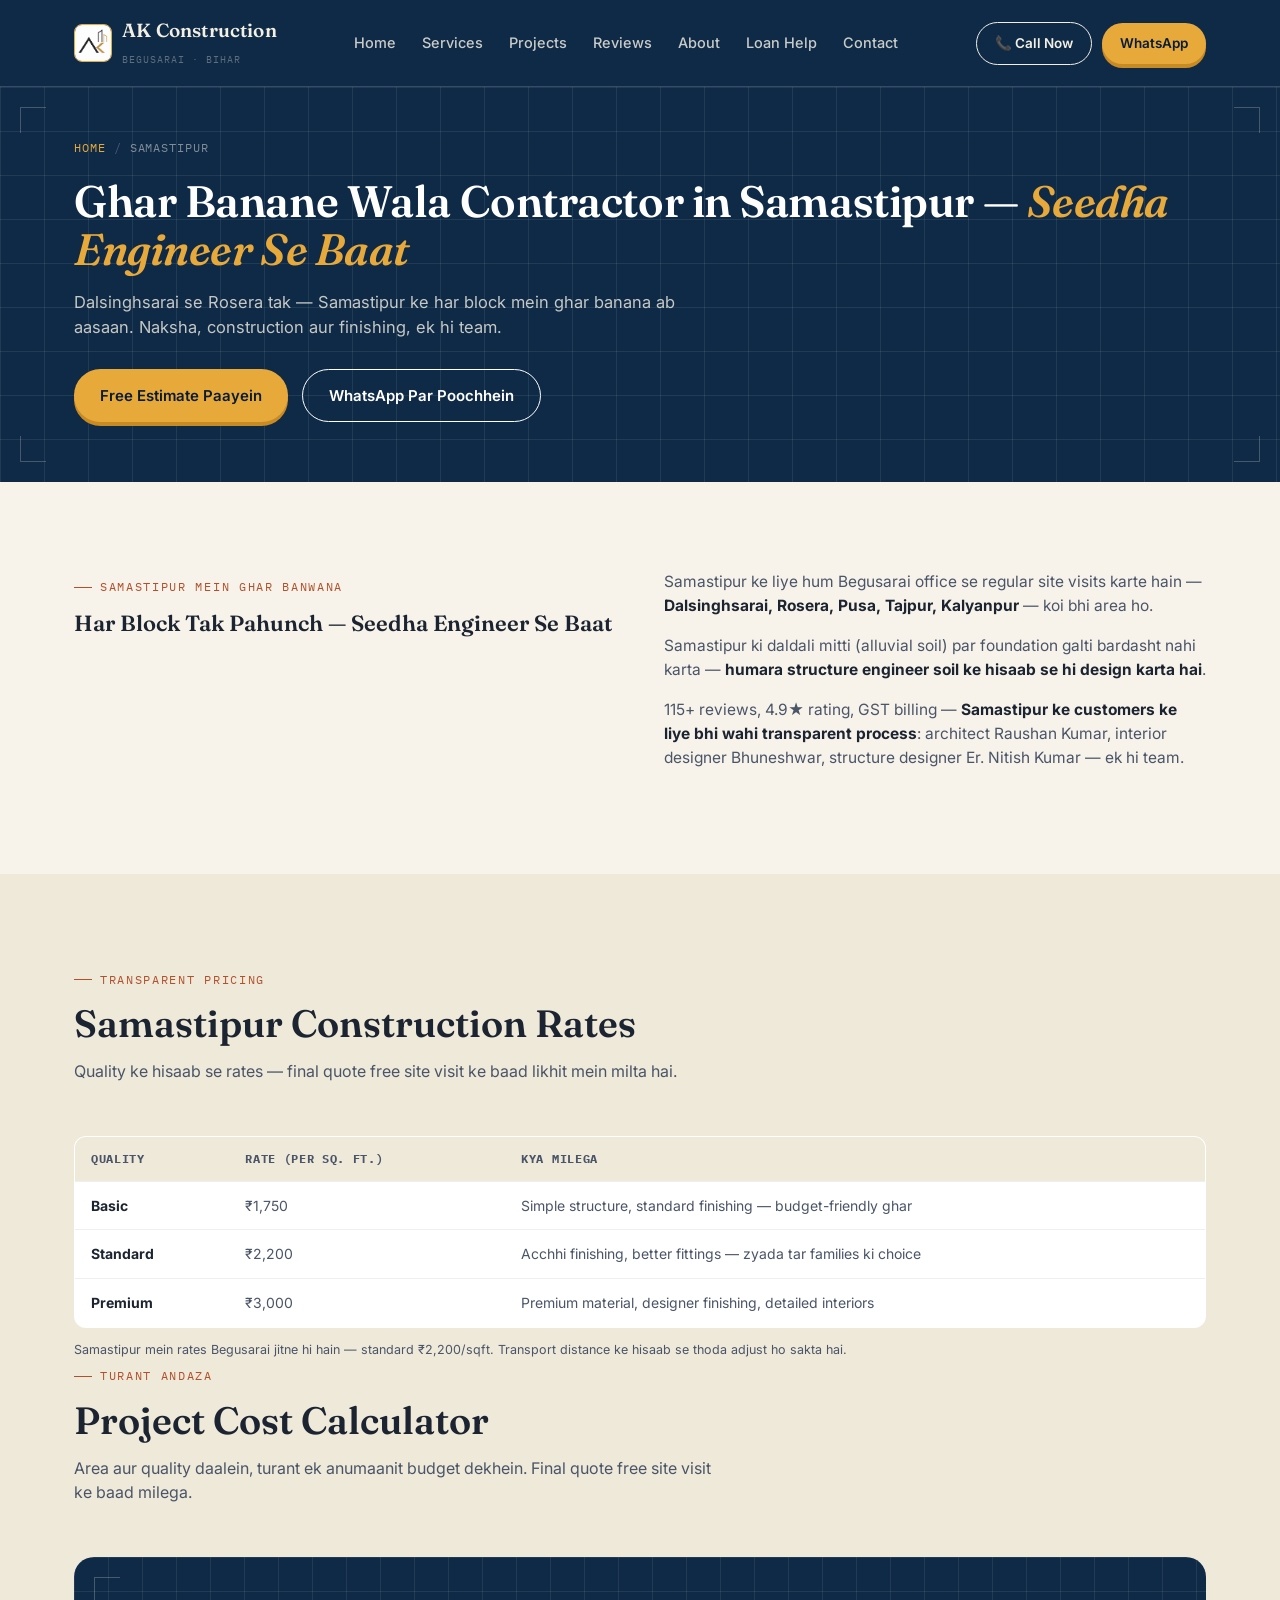
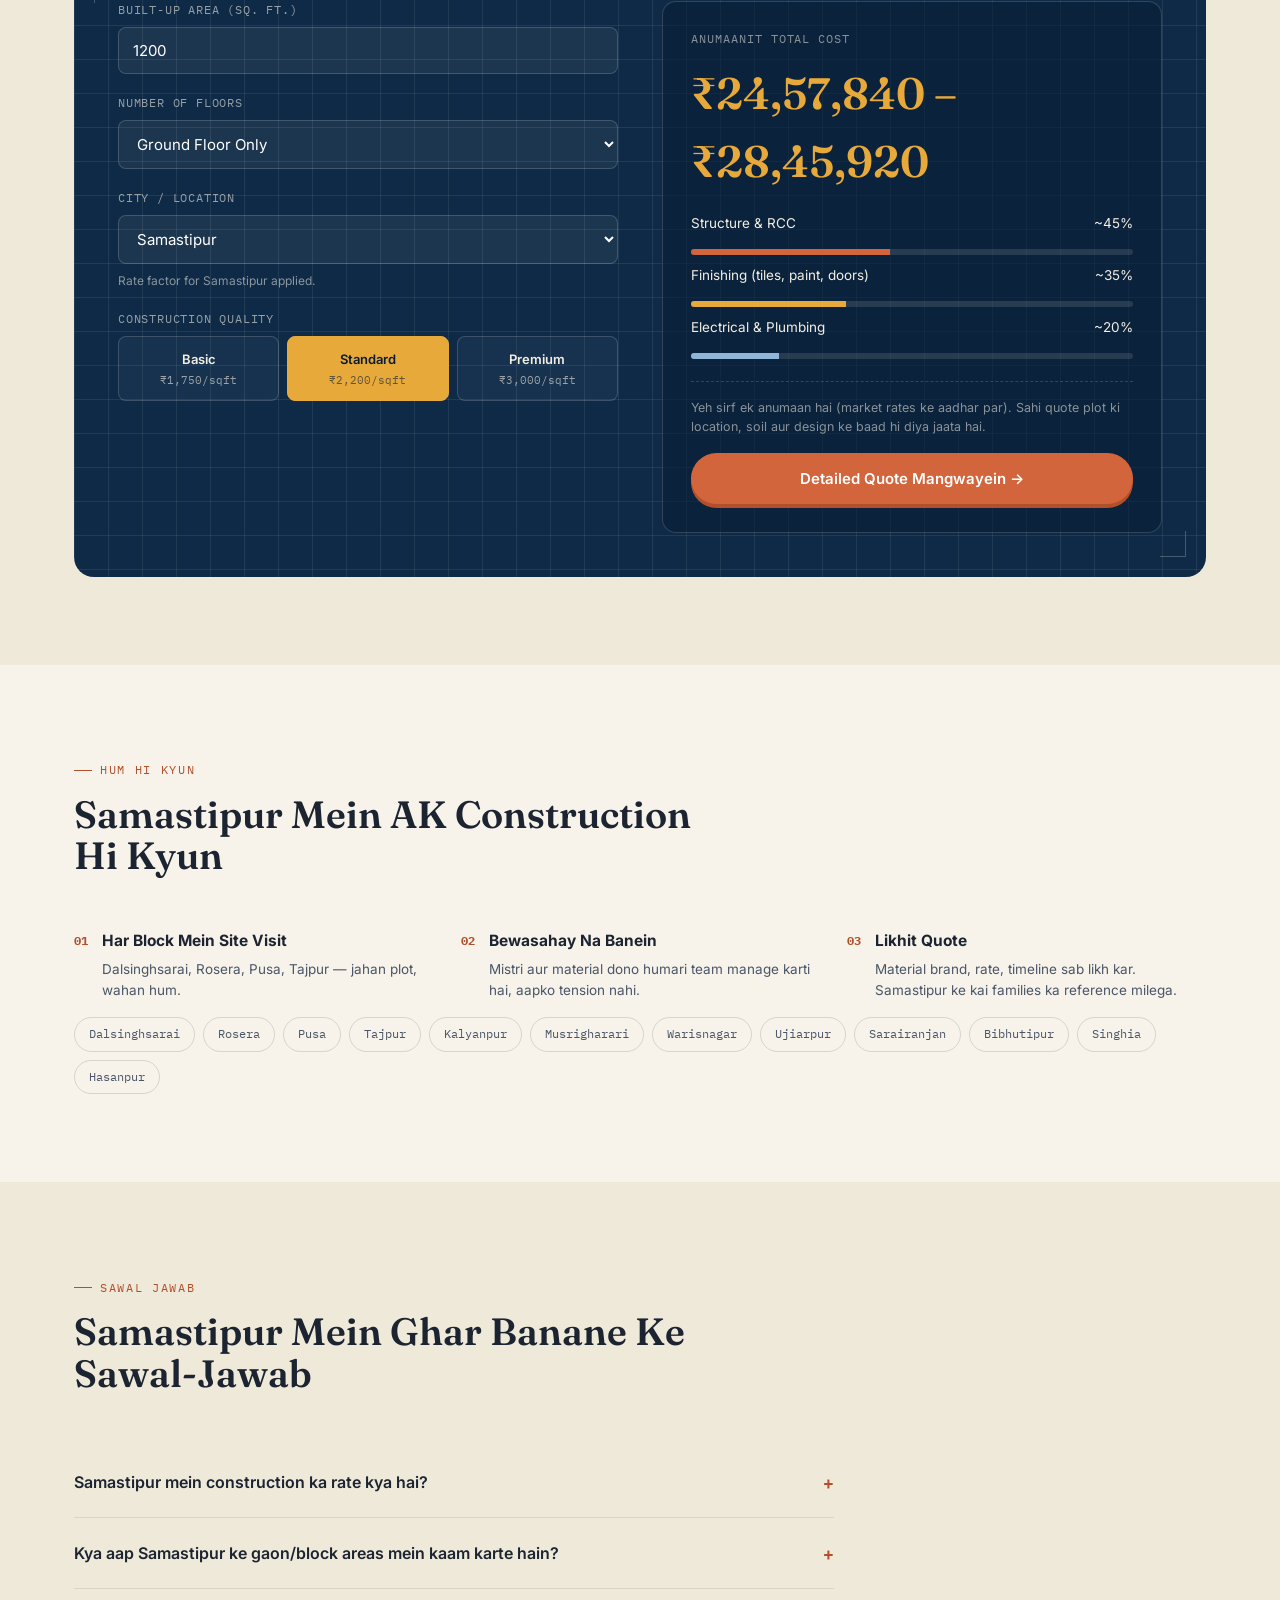
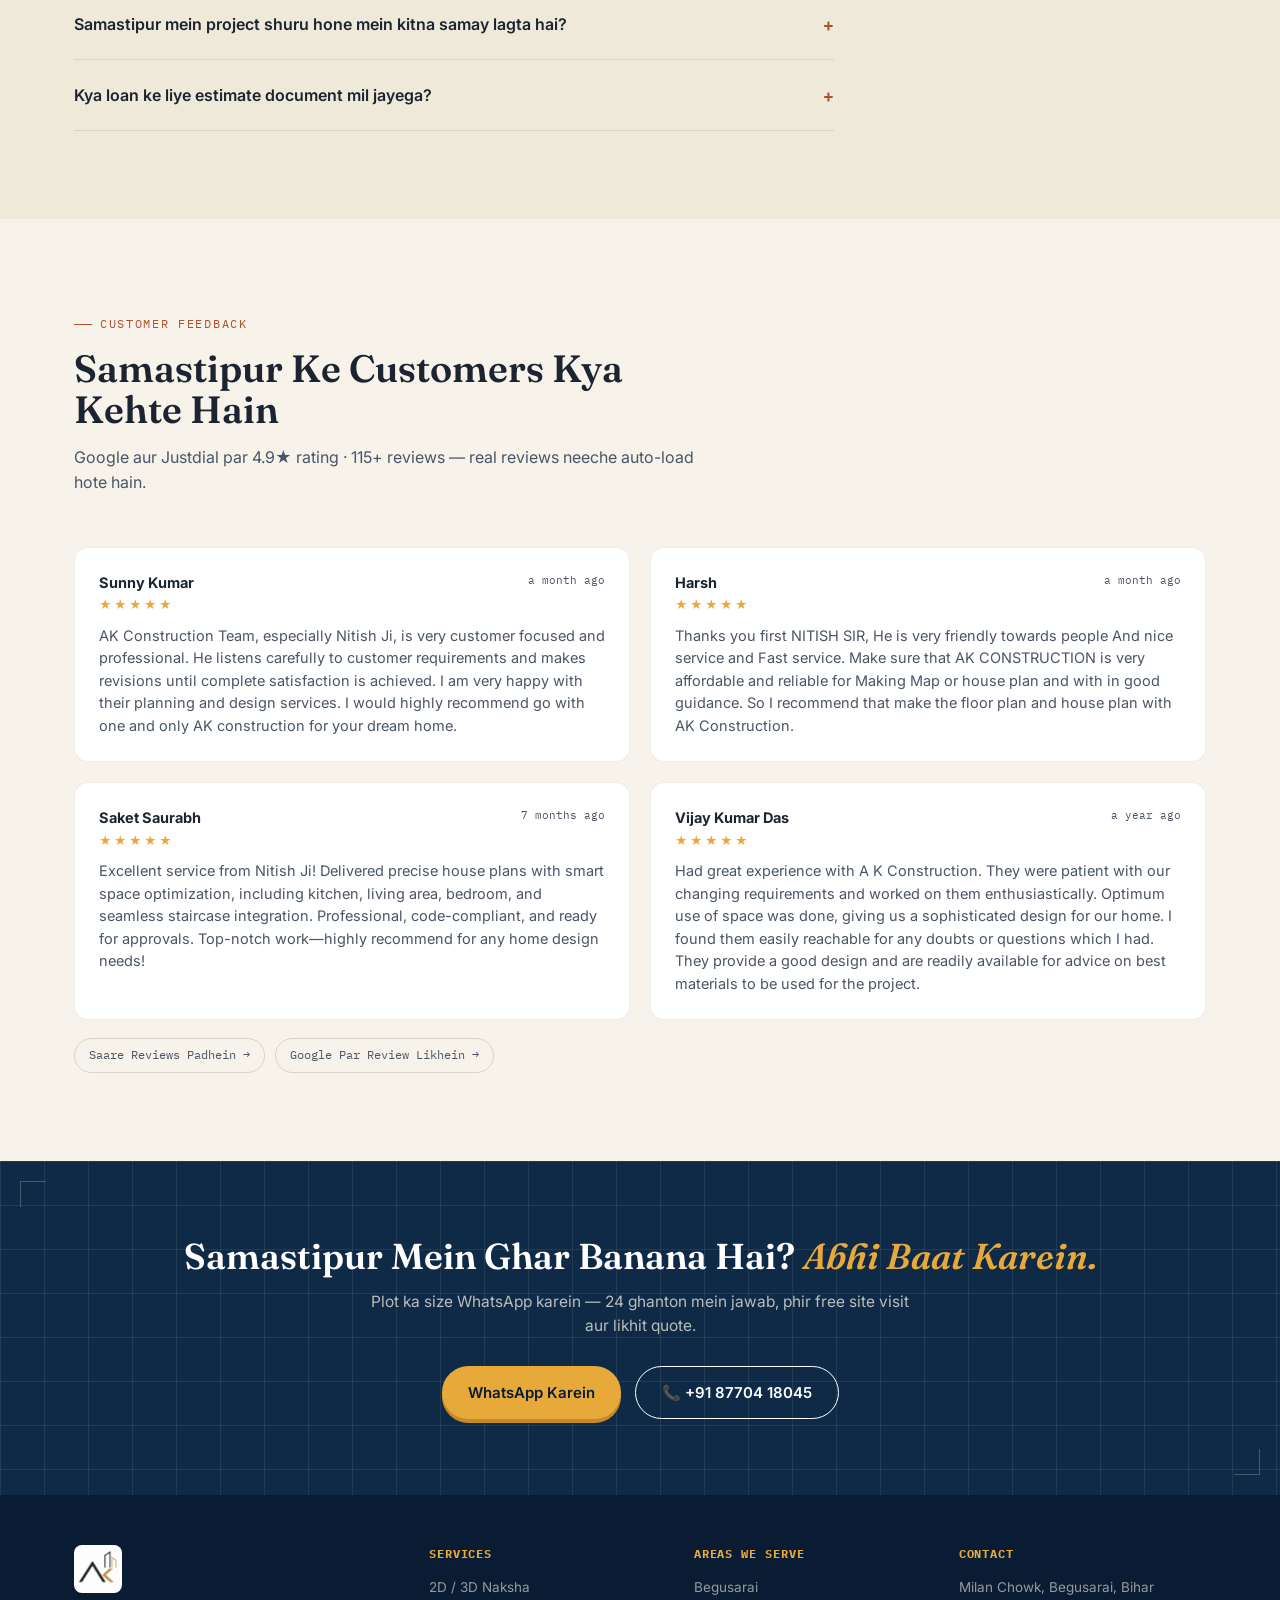
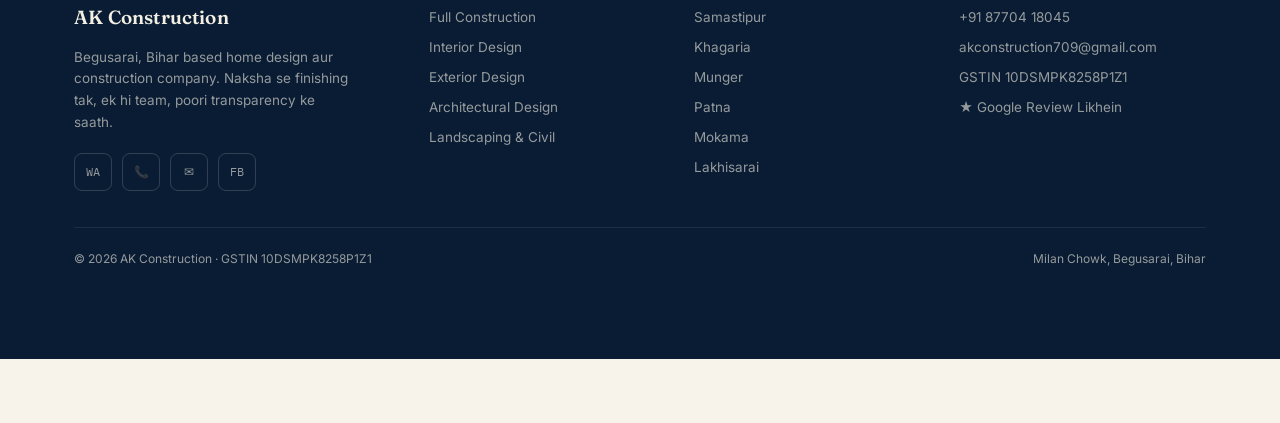
<file: samastipur.html>
<!DOCTYPE html>
<html lang="en">
<head>
<meta charset="UTF-8">
<meta name="viewport" content="width=device-width, initial-scale=1.0">
<title>House Construction &amp; Civil Contractor in Samastipur — Naksha, Duplex Design &amp; Turnkey Building | AK Construction</title>
<meta name="description" content="Samastipur mein ghar banane wala trusted contractor — AK Construction. 2D/3D Vastu naksha, duplex design, turnkey construction with material, interior design. 4.9★ rated, GST registered. Free site visit: +91 87704 18045.">
<meta name="keywords" content="ghar banane wala contractor Samastipur, contractor in Samastipur, house construction Samastipur, duplex house design Samastipur, naksha Samastipur, civil contractor Samastipur, Dalsinghsarai house construction">
<link rel="canonical" href="https://akconstructionhomedesign.com/samastipur.html">
<meta property="og:type" content="website">
<meta property="og:site_name" content="AK Construction">
<meta property="og:title" content="House Construction &amp; Contractor in Samastipur — AK Construction">
<meta property="og:description" content="Dalsinghsarai se Rosera tak — Samastipur ke har block mein naksha, turnkey construction aur finishing, ek hi team.">
<meta property="og:url" content="https://akconstructionhomedesign.com/samastipur.html">
<meta property="og:image" content="https://akconstructionhomedesign.com/assets/images/og-cover.jpg">
<meta property="og:locale" content="en_IN">
<link rel="preconnect" href="https://fonts.googleapis.com">
<link rel="preconnect" href="https://fonts.gstatic.com" crossorigin>
<link href="https://fonts.googleapis.com/css2?family=Fraunces:ital,opsz,wght@0,9..144,400;0,9..144,500;0,9..144,600;0,9..144,700;1,9..144,500&family=Inter:wght@400;500;600;700;800&family=IBM+Plex+Mono:wght@400;500;600&display=swap" rel="stylesheet">
<link rel="stylesheet" href="assets/css/style.css">
<link rel="icon" type="image/jpeg" href="assets/images/logo.jpg">
<script type="application/ld+json">
{
  "@context": "https://schema.org",
  "@type": "GeneralContractor",
  "@id": "https://akconstructionhomedesign.com/#business",
  "name": "AK Construction",
  "url": "https://akconstructionhomedesign.com/",
  "telephone": "+918770418045",
  "email": "akconstruction709@gmail.com",
  "address": { "@type": "PostalAddress", "streetAddress": "Milan Chowk", "addressLocality": "Begusarai", "addressRegion": "Bihar", "postalCode": "851101", "addressCountry": "IN" },
  "geo": { "@type": "GeoCoordinates", "latitude": 25.4288072, "longitude": 86.1301978 },
  "hasMap": "https://tinyurl.com/4sn3bjbs",
  "aggregateRating": { "@type": "AggregateRating", "ratingValue": "4.9", "reviewCount": "115", "bestRating": "5", "itemReviewed": { "@type": "GeneralContractor", "name": "AK Construction" } },
  "areaServed": [
    { "@type": "City", "name": "Begusarai" },
    { "@type": "City", "name": "Samastipur" },
    { "@type": "City", "name": "Khagaria" },
    { "@type": "City", "name": "Patna" },
    { "@type": "City", "name": "Mokama" },
    { "@type": "City", "name": "Lakhisarai" },
    { "@type": "City", "name": "Munger" }
  ],
  "knowsAbout": [
    "House Construction in Samastipur",
    "Ghar Banane Wala Contractor Samastipur",
    "Duplex House Design",
    "2D 3D Vastu Naksha",
    "Turnkey Construction With Material"
  ],
  "sameAs": ["https://www.facebook.com/akconstruction309136", "https://tinyurl.com/4sn3bjbs"],
  "taxID": "10DSMPK8258P1Z1"
}
</script>
<script type="application/ld+json">
{
  "@context": "https://schema.org",
  "@type": "FAQPage",
  "mainEntity": [
    {
      "@type": "Question",
      "name": "Samastipur mein construction ka rate kya hai?",
      "acceptedAnswer": { "@type": "Answer", "text": "Samastipur mein basic ₹1,750/sqft se shuru, standard ₹2,200/sqft, premium ₹3,000/sqft tak. Site visit ke baad exact likhit quote milta hai." }
    },
    {
      "@type": "Question",
      "name": "Kya aap Samastipur ke gaon/block areas mein kaam karte hain?",
      "acceptedAnswer": { "@type": "Answer", "text": "Haan, city ke saath-saath Dalsinghsarai, Rosera, Pusa, Tajpur jaise block areas mein bhi. Rural plot ho ya town, hum handle karte hain." }
    },
    {
      "@type": "Question",
      "name": "Samastipur mein project shuru hone mein kitna samay lagta hai?",
      "acceptedAnswer": { "@type": "Answer", "text": "Naksha 7-10 din mein ready, phir agreement aur material order ke saath 2-3 hafte mein construction shuru. Pura ghar aam taur par 6-9 mahine mein." }
    },
    {
      "@type": "Question",
      "name": "Kya loan ke liye estimate document mil jayega?",
      "acceptedAnswer": { "@type": "Answer", "text": "Haan, bank-ready cost estimate aur naksha hum dete hain — home loan process ke liye zaruri documents mein madad bhi karte hain." }
    }
  ]
}
</script>
</head>
<body>

<header>
  <div class="header-inner">
    <a href="index.html" class="logo">
      <img class="logo-mark logo-img" src="assets/images/logo.jpg" alt="AK Construction logo" width="38" height="38">
      <span>
        <span class="logo-text">AK Construction</span><br>
        <span class="logo-sub">Begusarai · Bihar</span>
      </span>
    </a>
    <nav class="main-nav" aria-label="Main navigation">
      <a href="index.html">Home</a>
      <a href="services.html">Services</a>
      <a href="projects.html">Projects</a>
      <a href="reviews.html">Reviews</a>
      <a href="about.html">About</a>
      <a href="loan.html">Loan Help</a>
      <a href="contact.html">Contact</a>
    </nav>
    <div class="header-cta">
      <a class="btn btn-outline btn-sm" href="tel:+918770418045" style="color:var(--cream-text)"><span class="btn-label">📞 Call Now</span></a>
      <a class="btn btn-ochre btn-sm" href="https://wa.me/918770418045?text=Namaste%2C%20mujhe%20ghar%20banwana%20hai%2C%20please%20details%20bhejein." target="_blank" rel="noopener"><span class="btn-label">WhatsApp</span></a>
      <button class="nav-toggle" aria-label="Open menu" aria-expanded="false">☰</button>
    </div>
  </div>
  <div class="mobile-nav" id="mobileNav">
    <a href="index.html">Home</a>
    <a href="services.html">Services</a>
    <a href="projects.html">Projects</a>
    <a href="reviews.html">Reviews</a>
    <a href="about.html">About</a>
    <a href="loan.html">Loan Help</a>
    <a href="contact.html">Contact</a>
  </div>
</header>

<section class="blueprint page-hero">
  <span class="corner-mark tl"></span>
  <span class="corner-mark tr"></span>
  <span class="corner-mark bl"></span>
  <span class="corner-mark br"></span>
  <div class="wrap">
    <div class="breadcrumb"><a href="index.html">Home</a><span class="sep">/</span><span>Samastipur</span></div>
    <h1>Ghar Banane Wala Contractor in Samastipur — <em>Seedha Engineer Se Baat</em></h1>
    <p class="lede">Dalsinghsarai se Rosera tak — Samastipur ke har block mein ghar banana ab aasaan. Naksha, construction aur finishing, ek hi team.</p>
    <div class="page-hero-actions">
      <a href="contact.html" class="btn btn-ochre">Free Estimate Paayein</a>
      <a href="https://wa.me/918770418045?text=Namaste%2C%20mujhe%20ghar%20banwana%20hai%2C%20please%20details%20bhejein." target="_blank" rel="noopener" class="btn btn-outline" style="color:#fff;">WhatsApp Par Poochhein</a>
    </div>
  </div>
</section>

<section>
  <div class="wrap two-col">
    <div>
      <div class="eyebrow" style="color:var(--terracotta-deep);margin-bottom:14px;">Samastipur Mein Ghar Banwana</div>
      <h3>Har Block Tak Pahunch — Seedha Engineer Se Baat</h3>
    </div>
    <div class="prose">
      <p>Samastipur ke liye hum Begusarai office se regular site visits karte hain — <strong>Dalsinghsarai, Rosera, Pusa, Tajpur, Kalyanpur</strong> — koi bhi area ho.</p>
      <p>Samastipur ki daldali mitti (alluvial soil) par foundation galti bardasht nahi karta — <strong>humara structure engineer soil ke hisaab se hi design karta hai</strong>.</p>
      <p>115+ reviews, 4.9★ rating, GST billing — <strong>Samastipur ke customers ke liye bhi wahi transparent process</strong>: architect Raushan Kumar, interior designer Bhuneshwar, structure designer Er. Nitish Kumar — ek hi team.</p>
    </div>
  </div>
</section>

<section class="section-alt">
  <div class="wrap">
    <div class="section-head">
      <div class="eyebrow">Transparent Pricing</div>
      <h2>Samastipur Construction Rates</h2>
      <p>Quality ke hisaab se rates — final quote free site visit ke baad likhit mein milta hai.</p>
    </div>
    <div class="rates-wrap">
      <table class="rates-table">
        <thead>
          <tr><th>Quality</th><th>Rate (per sq. ft.)</th><th>Kya Milega</th></tr>
        </thead>
        <tbody>
          <tr><td><strong>Basic</strong></td><td>₹1,750</td><td>Simple structure, standard finishing — budget-friendly ghar</td></tr>
          <tr><td><strong>Standard</strong></td><td>₹2,200</td><td>Acchhi finishing, better fittings — zyada tar families ki choice</td></tr>
          <tr><td><strong>Premium</strong></td><td>₹3,000</td><td>Premium material, designer finishing, detailed interiors</td></tr>
        </tbody>
      </table>
    </div>
    <p class="rates-note">Samastipur mein rates Begusarai jitne hi hain — standard ₹2,200/sqft. Transport distance ke hisaab se thoda adjust ho sakta hai.</p>

    <div class="section-head">
      <div class="eyebrow">Turant Andaza</div>
      <h2>Project Cost Calculator</h2>
      <p>Area aur quality daalein, turant ek anumaanit budget dekhein. Final quote free site visit ke baad milega.</p>
    </div>

    <div class="calc-shell">
      <span class="corner-mark tl"></span>
      <span class="corner-mark br"></span>
      <div class="calc-grid">
        <div class="calc-form">
          <div class="field">
            <label for="area">Built-up Area (Sq. Ft.)</label>
            <input type="number" id="area" min="200" max="20000" value="1200" step="50">
          </div>
          <div class="field">
            <label for="floors">Number of Floors</label>
            <select id="floors">
              <option value="1">Ground Floor Only</option>
              <option value="2">Ground + 1</option>
              <option value="3">Ground + 2</option>
            </select>
          </div>
          <div class="field">
            <label for="city">City / Location</label>
            <select id="city">
              <option value="1">Begusarai</option>
              <option value="0.98">Khagaria</option>
              <option value="0.98" selected>Samastipur</option>
              <option value="0.98">Mokama</option>
              <option value="0.98">Lakhisarai</option>
              <option value="0.97">Munger</option>
              <option value="1.08">Patna</option>
              <option value="1.02">Muzaffarpur</option>
              <option value="1.03">Darbhanga</option>
              <option value="1.03">Bhagalpur</option>
            </select>
            <p id="cityNote" style="font-size:12px;color:rgba(243,239,227,0.55);margin-top:8px;"></p>
          </div>
          <div class="field">
            <label>Construction Quality</label>
            <div class="tier-row" id="tierRow">
              <div class="tier-btn" data-rate="1750">Basic<small>₹1,750/sqft</small></div>
              <div class="tier-btn active" data-rate="2200">Standard<small>₹2,200/sqft</small></div>
              <div class="tier-btn" data-rate="3000">Premium<small>₹3,000/sqft</small></div>
            </div>
          </div>
        </div>

        <div class="calc-result">
          <div>
            <div class="result-label">Anumaanit Total Cost</div>
            <div class="result-amount" id="resultAmount">₹21,00,000 – ₹23,10,000</div>
            <div class="breakup">
              <div class="breakup-row"><span>Structure &amp; RCC</span><span>~45%</span></div>
              <div class="breakup-bar"><div class="breakup-fill" style="width:45%;"></div></div>
              <div class="breakup-row"><span>Finishing (tiles, paint, doors)</span><span>~35%</span></div>
              <div class="breakup-bar"><div class="breakup-fill" style="width:35%; background:var(--ochre);"></div></div>
              <div class="breakup-row"><span>Electrical &amp; Plumbing</span><span>~20%</span></div>
              <div class="breakup-bar"><div class="breakup-fill" style="width:20%; background:#8FB6D9;"></div></div>
            </div>
          </div>
          <div>
            <div class="calc-disclaimer">Yeh sirf ek anumaan hai (market rates ke aadhar par). Sahi quote plot ki location, soil aur design ke baad hi diya jaata hai.</div>
            <a href="contact.html" class="btn btn-terracotta" style="width:100%;">Detailed Quote Mangwayein →</a>
          </div>
        </div>
      </div>
    </div>
  </div>
</section>

<section>
  <div class="wrap">
    <div class="section-head">
      <div class="eyebrow">Hum Hi Kyun</div>
      <h2>Samastipur Mein AK Construction Hi Kyun</h2>
    </div>
    <div class="why-grid">
      <div class="why-item"><div class="why-num">01</div><div><h4>Har Block Mein Site Visit</h4><p>Dalsinghsarai, Rosera, Pusa, Tajpur — jahan plot, wahan hum.</p></div></div>
      <div class="why-item"><div class="why-num">02</div><div><h4>Bewasahay Na Banein</h4><p>Mistri aur material dono humari team manage karti hai, aapko tension nahi.</p></div></div>
      <div class="why-item"><div class="why-num">03</div><div><h4>Likhit Quote</h4><p>Material brand, rate, timeline sab likh kar. Samastipur ke kai families ka reference milega.</p></div></div>
    </div>
    <div class="tag-row" style="flex-wrap:wrap;gap:8px;margin-top:16px;">
      <span class="tag-chip">Dalsinghsarai</span>
      <span class="tag-chip">Rosera</span>
      <span class="tag-chip">Pusa</span>
      <span class="tag-chip">Tajpur</span>
      <span class="tag-chip">Kalyanpur</span>
      <span class="tag-chip">Musrigharari</span>
      <span class="tag-chip">Warisnagar</span>
      <span class="tag-chip">Ujiarpur</span>
      <span class="tag-chip">Sarairanjan</span>
      <span class="tag-chip">Bibhutipur</span>
      <span class="tag-chip">Singhia</span>
      <span class="tag-chip">Hasanpur</span>
    </div>
  </div>
</section>

<section class="section-alt">
  <div class="wrap">
    <div class="section-head">
      <div class="eyebrow">Sawal Jawab</div>
      <h2>Samastipur Mein Ghar Banane Ke Sawal-Jawab</h2>
    </div>
    <div class="faq-list">

      <div class="faq-item">
        <button class="faq-q"><span>Samastipur mein construction ka rate kya hai?</span><span class="icon">+</span></button>
        <div class="faq-a"><p>Samastipur mein basic ₹1,750/sqft se shuru, standard ₹2,200/sqft, premium ₹3,000/sqft tak. Site visit ke baad exact likhit quote milta hai.</p></div>
      </div>

      <div class="faq-item">
        <button class="faq-q"><span>Kya aap Samastipur ke gaon/block areas mein kaam karte hain?</span><span class="icon">+</span></button>
        <div class="faq-a"><p>Haan, city ke saath-saath Dalsinghsarai, Rosera, Pusa, Tajpur jaise block areas mein bhi. Rural plot ho ya town, hum handle karte hain.</p></div>
      </div>

      <div class="faq-item">
        <button class="faq-q"><span>Samastipur mein project shuru hone mein kitna samay lagta hai?</span><span class="icon">+</span></button>
        <div class="faq-a"><p>Naksha 7-10 din mein ready, phir agreement aur material order ke saath 2-3 hafte mein construction shuru. Pura ghar aam taur par 6-9 mahine mein.</p></div>
      </div>

      <div class="faq-item">
        <button class="faq-q"><span>Kya loan ke liye estimate document mil jayega?</span><span class="icon">+</span></button>
        <div class="faq-a"><p>Haan, bank-ready cost estimate aur naksha hum dete hain — home loan process ke liye zaruri documents mein madad bhi karte hain.</p></div>
      </div>

    </div>
  </div>
</section>

<section>
  <div class="wrap">
    <div class="section-head">
      <div class="eyebrow">Customer Feedback</div>
      <h2>Samastipur Ke Customers Kya Kehte Hain</h2>
      <p>Google aur Justdial par 4.9★ rating · 115+ reviews — real reviews neeche auto-load hote hain.</p>
    </div>
    <div class="review-grid" id="reviewList">
      <div class="testi-card">
        <div class="ph-title">Reviews Load Ho Rahe Hain…</div>
        <p>Google se real customer reviews yahan dikhte hain.</p>
      </div>
    </div>
    <div class="tag-row">
      <span class="tag-chip"><a href="reviews.html">Saare Reviews Padhein →</a></span>
      <span class="tag-chip"><a href="https://tinyurl.com/4sn3bjbs" target="_blank" rel="noopener">Google Par Review Likhein →</a></span>
    </div>
  </div>
</section>

<div class="cta-band">
  <span class="corner-mark tl"></span>
  <span class="corner-mark br"></span>
  <div class="wrap">
    <h2>Samastipur Mein Ghar Banana Hai? <em>Abhi Baat Karein.</em></h2>
    <p>Plot ka size WhatsApp karein — 24 ghanton mein jawab, phir free site visit aur likhit quote.</p>
    <div class="btn-row">
      <a href="https://wa.me/918770418045?text=Namaste%2C%20mujhe%20ghar%20banwana%20hai%2C%20please%20details%20bhejein." target="_blank" rel="noopener" class="btn btn-ochre">WhatsApp Karein</a>
      <a href="tel:+918770418045" class="btn btn-outline" style="color:#fff;">📞 +91 87704 18045</a>
    </div>
  </div>
</div>

<footer>
  <div class="wrap">
    <div class="footer-grid">
      <div class="footer-brand">
        <img class="footer-logo" src="assets/images/logo.jpg" alt="AK Construction logo" width="48" height="48" loading="lazy">
        <span class="logo-text">AK Construction</span>
        <p>Begusarai, Bihar based home design aur construction company. Naksha se finishing tak, ek hi team, poori transparency ke saath.</p>
        <div class="contact-socials">
          <a class="soc-btn" href="https://wa.me/918770418045" target="_blank" rel="noopener" aria-label="WhatsApp">WA</a>
          <a class="soc-btn" href="tel:+918770418045" aria-label="Call">📞</a>
          <a class="soc-btn" href="mailto:akconstruction709@gmail.com" aria-label="Email">✉</a>
          <a class="soc-btn" href="https://www.facebook.com/akconstruction309136" target="_blank" rel="noopener" aria-label="Facebook">FB</a>
        </div>
      </div>
      <div>
        <h5>Services</h5>
        <ul>
          <li><a href="services.html#naksha">2D / 3D Naksha</a></li>
          <li><a href="services.html#construction">Full Construction</a></li>
          <li><a href="services.html#interior">Interior Design</a></li>
          <li><a href="services.html#exterior">Exterior Design</a></li>
          <li><a href="services.html#architectural">Architectural Design</a></li>
          <li><a href="services.html#landscaping">Landscaping &amp; Civil</a></li>
        </ul>
      </div>
      <div>
        <h5>Areas We Serve</h5>
        <ul>
          <li><a href="begusarai.html">Begusarai</a></li>
          <li><a href="samastipur.html">Samastipur</a></li>
          <li><a href="khagaria.html">Khagaria</a></li>
          <li><a href="munger.html">Munger</a></li>
          <li><a href="patna.html">Patna</a></li>
          <li><a href="mokama.html">Mokama</a></li>
          <li><a href="lakhisarai.html">Lakhisarai</a></li>
        </ul>
      </div>
      <div>
        <h5>Contact</h5>
        <ul>
          <li>Milan Chowk, Begusarai, Bihar</li>
          <li><a href="tel:+918770418045">+91 87704 18045</a></li>
          <li><a href="mailto:akconstruction709@gmail.com">akconstruction709@gmail.com</a></li>
          <li>GSTIN 10DSMPK8258P1Z1</li>
          <li><a href="https://tinyurl.com/4sn3bjbs" target="_blank" rel="noopener">★ Google Review Likhein</a></li>
        </ul>
      </div>
    </div>
    <div class="footer-bottom">
      <span>© 2026 AK Construction · GSTIN 10DSMPK8258P1Z1</span>
      <span>Milan Chowk, Begusarai, Bihar</span>
    </div>
  </div>
</footer>

<div class="mobile-bar">
  <div class="mobile-bar-inner">
    <a class="call" href="tel:+918770418045">📞 Call Now</a>
    <a class="wa" href="https://wa.me/918770418045?text=Namaste%2C%20mujhe%20ghar%20banwana%20hai%2C%20please%20details%20bhejein." target="_blank" rel="noopener">💬 WhatsApp</a>
  </div>
</div>

<script src="assets/js/main.js"></script>
</body>
</html>
</file>
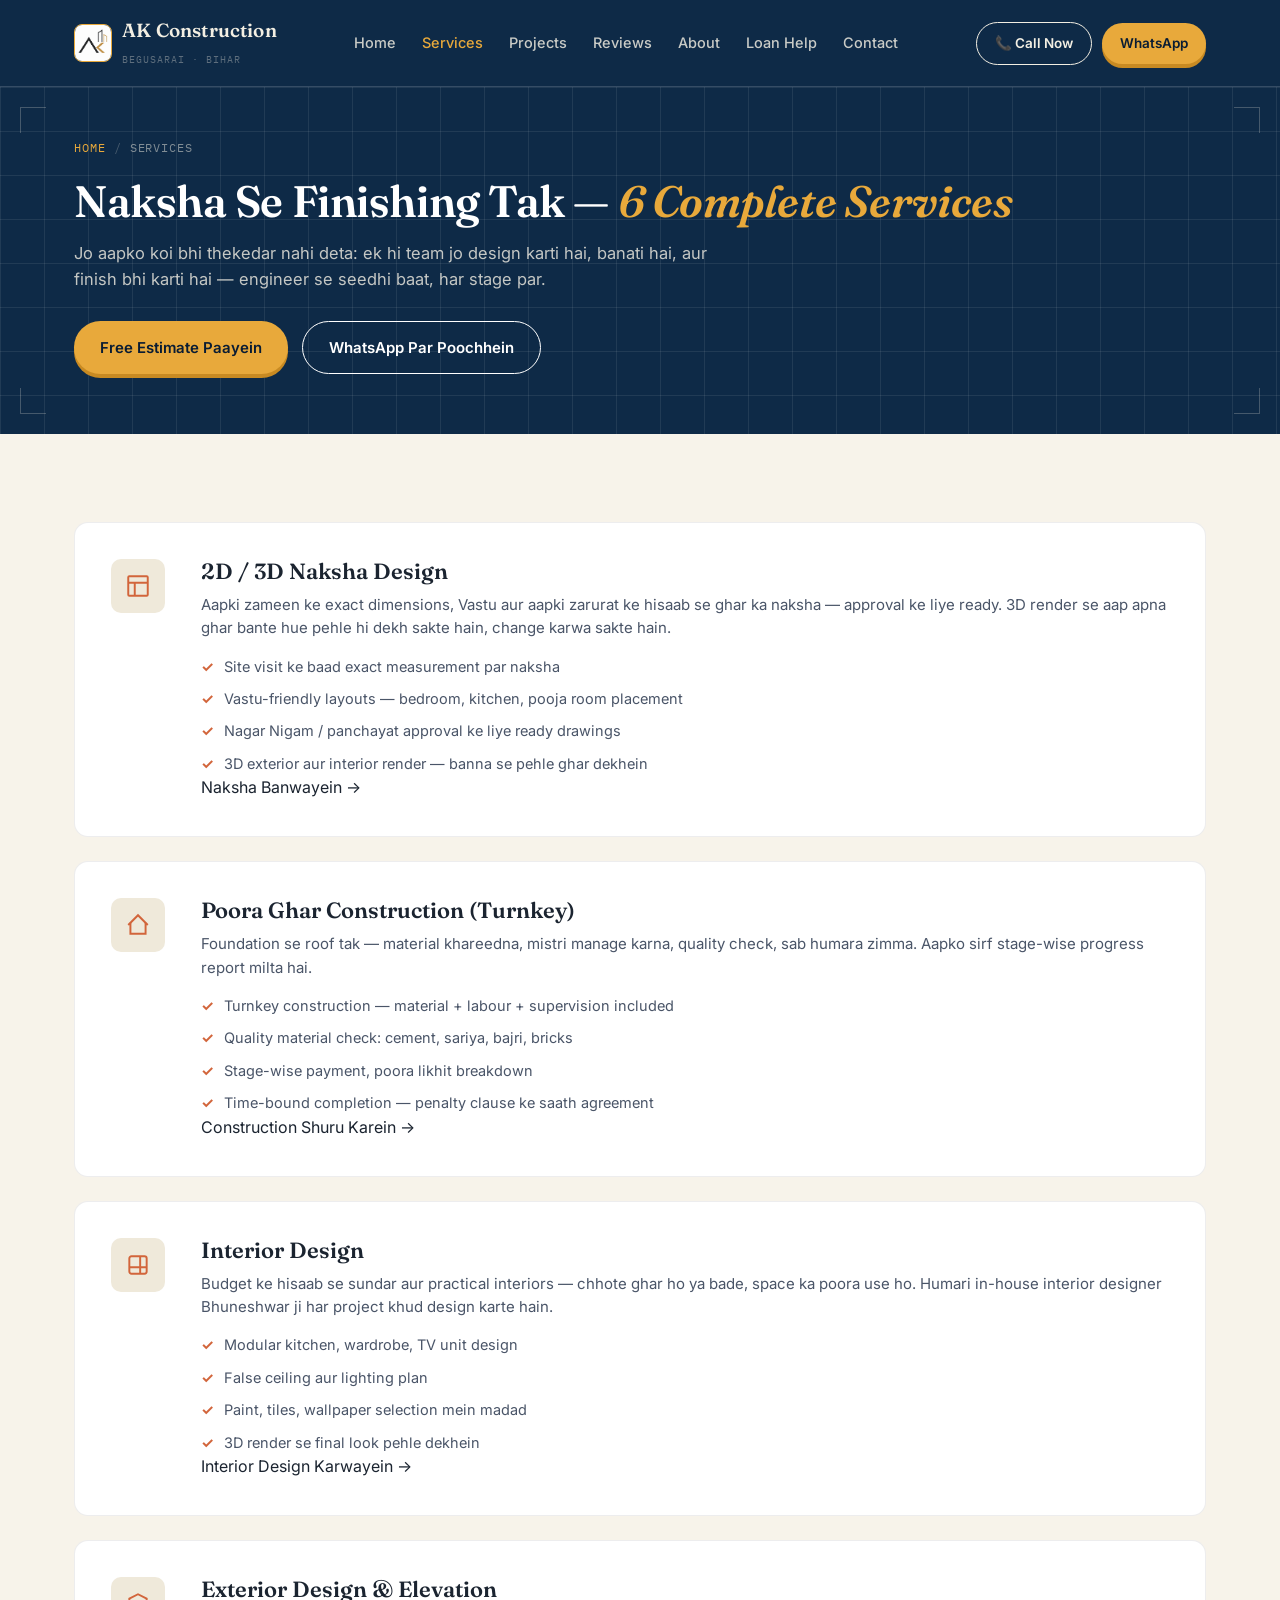
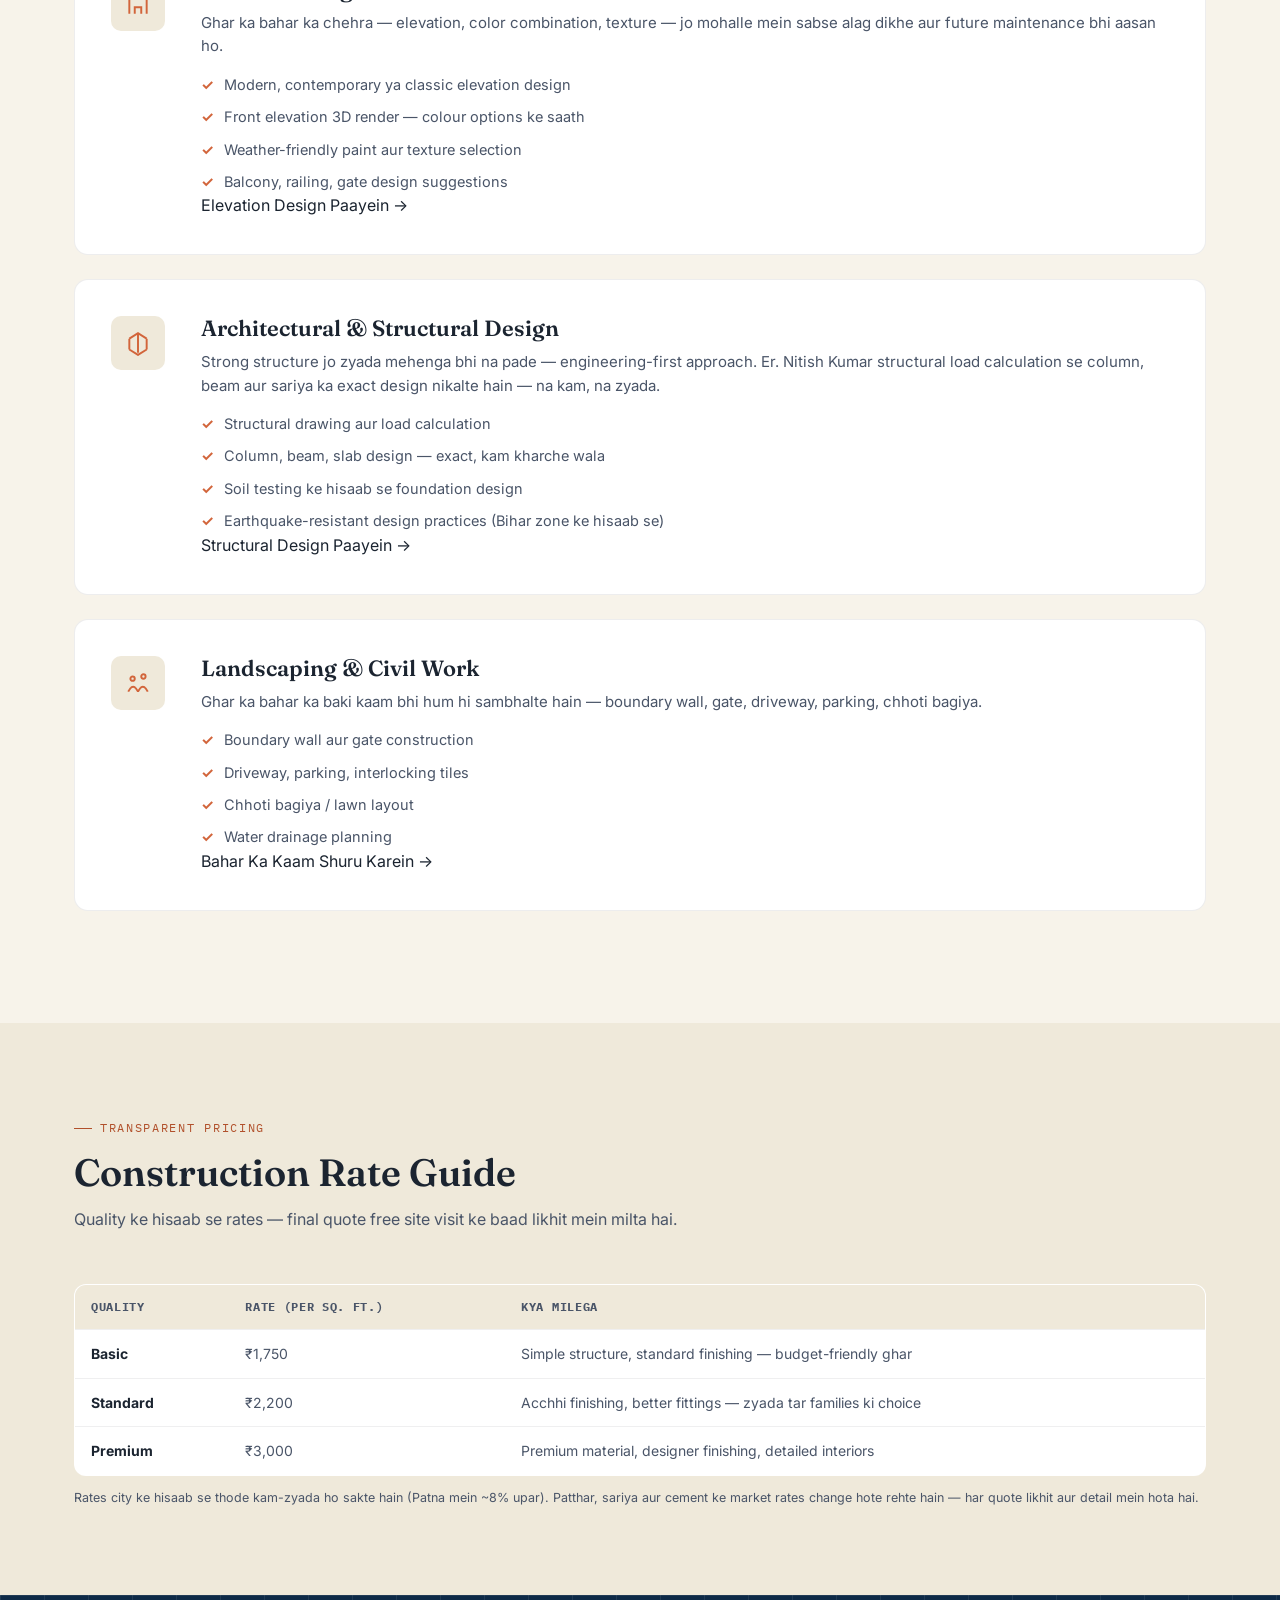
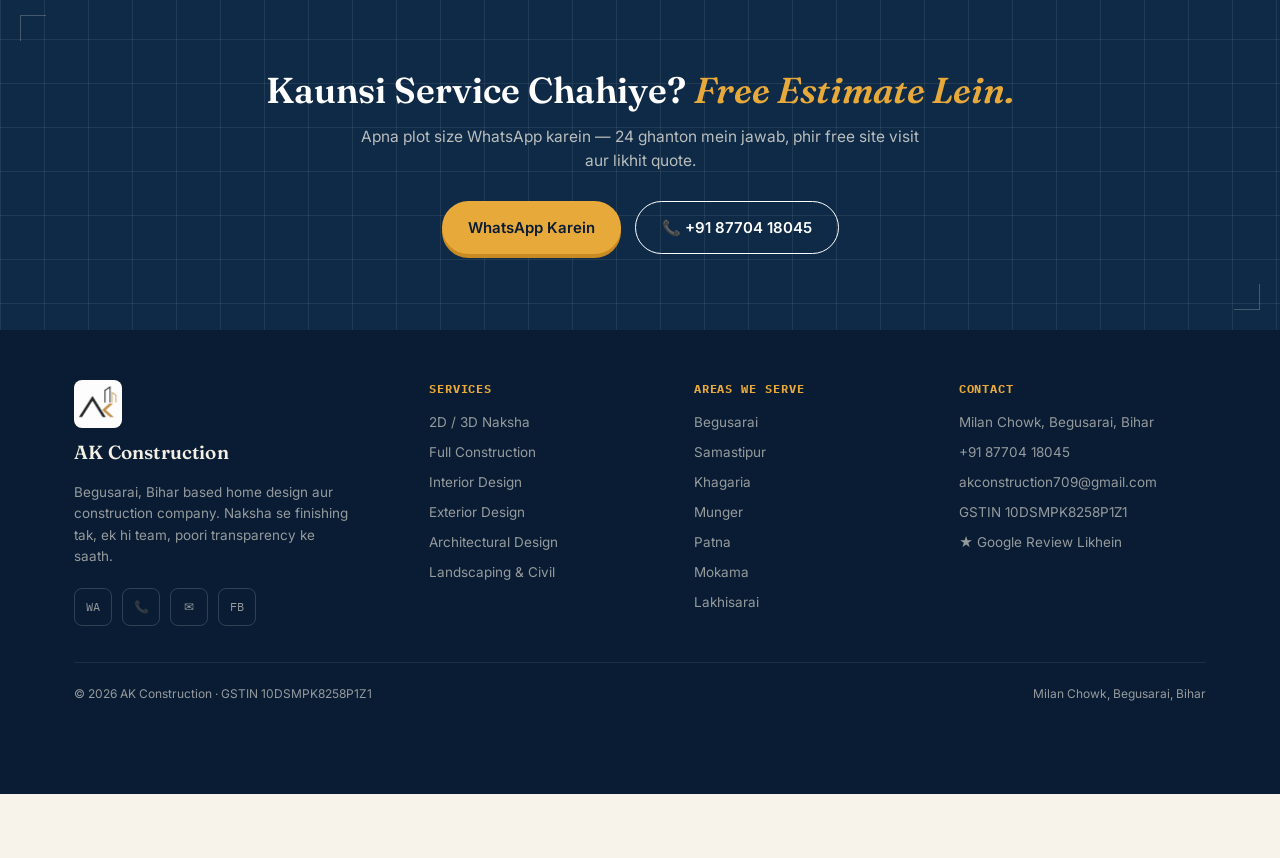
<file: services.html>
<!DOCTYPE html>
<html lang="en">
<head>
<meta charset="UTF-8">
<meta name="viewport" content="width=device-width, initial-scale=1.0">
<title>Construction &amp; Architectural Services in Begusarai, Bihar — 2D/3D Naksha, Turnkey House Construction, Interior Design | AK Construction</title>
<meta name="description" content="AK Construction ke core services: 2D/3D Vastu naksha, duplex house construction with material, modular kitchen, POP false ceiling, 3D front elevation, Nagar Nigam approval drawings, Begusarai, Bihar. Call +91 87704 18045.">
<meta name="keywords" content="construction services Begusarai, duplex house design Bihar, 2D 3D naksha design, turnkey construction with material, modular kitchen Begusarai, 3D front elevation, false ceiling contractor Begusarai, structural engineer Bihar, AK Construction services">
<link rel="canonical" href="https://akconstructionhomedesign.com/services.html">
<meta property="og:type" content="website">
<meta property="og:site_name" content="AK Construction">
<meta property="og:title" content="Construction &amp; Architectural Services in Begusarai, Bihar — AK Construction">
<meta property="og:description" content="Naksha se finishing tak — 6 complete turnkey construction & design services, ek hi team.">
<meta property="og:url" content="https://akconstructionhomedesign.com/services.html">
<meta property="og:image" content="https://akconstructionhomedesign.com/assets/images/og-cover.jpg">
<meta property="og:locale" content="en_IN">
<link rel="preconnect" href="https://fonts.googleapis.com">
<link rel="preconnect" href="https://fonts.gstatic.com" crossorigin>
<link href="https://fonts.googleapis.com/css2?family=Fraunces:ital,opsz,wght@0,9..144,400;0,9..144,500;0,9..144,600;0,9..144,700;1,9..144,500&family=Inter:wght@400;500;600;700;800&family=IBM+Plex+Mono:wght@400;500;600&display=swap" rel="stylesheet">
<link rel="stylesheet" href="assets/css/style.css">
<link rel="icon" type="image/jpeg" href="assets/images/logo.jpg">
<script type="application/ld+json">
{
  "@context": "https://schema.org",
  "@type": "GeneralContractor",
  "@id": "https://akconstructionhomedesign.com/#business",
  "name": "AK Construction",
  "url": "https://akconstructionhomedesign.com/",
  "telephone": "+918770418045",
  "email": "akconstruction709@gmail.com",
  "address": { "@type": "PostalAddress", "streetAddress": "Milan Chowk", "addressLocality": "Begusarai", "addressRegion": "Bihar", "postalCode": "851101", "addressCountry": "IN" },
  "geo": { "@type": "GeoCoordinates", "latitude": 25.4288072, "longitude": 86.1301978 },
  "hasMap": "https://tinyurl.com/4sn3bjbs",
  "aggregateRating": { "@type": "AggregateRating", "ratingValue": "4.9", "reviewCount": "115", "bestRating": "5", "itemReviewed": { "@type": "GeneralContractor", "name": "AK Construction" } },
  "areaServed": [
    { "@type": "City", "name": "Begusarai" },
    { "@type": "City", "name": "Samastipur" },
    { "@type": "City", "name": "Khagaria" },
    { "@type": "City", "name": "Patna" },
    { "@type": "City", "name": "Mokama" },
    { "@type": "City", "name": "Lakhisarai" },
    { "@type": "City", "name": "Munger" }
  ],
  "sameAs": ["https://www.facebook.com/akconstruction309136", "https://tinyurl.com/4sn3bjbs"],
  "taxID": "10DSMPK8258P1Z1"
}
</script>
<script type="application/ld+json">
{
  "@context": "https://schema.org",
  "@type": "ItemList",
  "itemListElement": [
    { "@type": "Service", "position": 1, "name": "2D / 3D Vastu Naksha Design", "provider": { "@id": "https://akconstructionhomedesign.com/#business" }, "areaServed": "Begusarai, Bihar", "description": "Vastu-compliant residential 2D floor plans, Nagar Nigam sanction drawings, and 3D architectural renders." },
    { "@type": "Service", "position": 2, "name": "Turnkey House Construction with Material", "provider": { "@id": "https://akconstructionhomedesign.com/#business" }, "areaServed": "Bihar", "description": "Complete foundation to roof house construction with premium cement, TMT steel, supervision and finishing." },
    { "@type": "Service", "position": 3, "name": "Interior Design & Modular Kitchen", "provider": { "@id": "https://akconstructionhomedesign.com/#business" }, "areaServed": "Begusarai, Bihar", "description": "Custom modular kitchens, POP false ceilings, LED lighting, and designer wardrobes." },
    { "@type": "Service", "position": 4, "name": "3D Front Elevation & Exterior Design", "provider": { "@id": "https://akconstructionhomedesign.com/#business" }, "areaServed": "Begusarai, Bihar", "description": "Modern front elevation design, weather-shield textures, and balcony railings." },
    { "@type": "Service", "position": 5, "name": "Architectural & RCC Structural Engineering", "provider": { "@id": "https://akconstructionhomedesign.com/#business" }, "areaServed": "Bihar", "description": "Earthquake-resistant column beam structural design and foundation planning." },
    { "@type": "Service", "position": 6, "name": "Landscaping, Boundary Wall & Renovation", "provider": { "@id": "https://akconstructionhomedesign.com/#business" }, "areaServed": "Bihar", "description": "Boundary walls, main gates, driveway paving, and old house renovation & extension." }
  ]
}
</script>
</head>
<body>

<header>
  <div class="header-inner">
    <a href="index.html" class="logo">
      <img class="logo-mark logo-img" src="assets/images/logo.jpg" alt="AK Construction logo" width="38" height="38">
      <span>
        <span class="logo-text">AK Construction</span><br>
        <span class="logo-sub">Begusarai · Bihar</span>
      </span>
    </a>
    <nav class="main-nav" aria-label="Main navigation">
      <a href="index.html">Home</a>
      <a href="services.html" aria-current="page">Services</a>
      <a href="projects.html">Projects</a>
      <a href="reviews.html">Reviews</a>
      <a href="about.html">About</a>
      <a href="loan.html">Loan Help</a>
      <a href="contact.html">Contact</a>
    </nav>
    <div class="header-cta">
      <a class="btn btn-outline btn-sm" href="tel:+918770418045" style="color:var(--cream-text)"><span class="btn-label">📞 Call Now</span></a>
      <a class="btn btn-ochre btn-sm" href="https://wa.me/918770418045?text=Namaste%2C%20mujhe%20ghar%20banwana%20hai%2C%20please%20details%20bhejein." target="_blank" rel="noopener"><span class="btn-label">WhatsApp</span></a>
      <button class="nav-toggle" aria-label="Open menu" aria-expanded="false">☰</button>
    </div>
  </div>
  <div class="mobile-nav" id="mobileNav">
    <a href="index.html">Home</a>
    <a href="services.html" aria-current="page">Services</a>
    <a href="projects.html">Projects</a>
    <a href="reviews.html">Reviews</a>
    <a href="about.html">About</a>
    <a href="loan.html">Loan Help</a>
    <a href="contact.html">Contact</a>
  </div>
</header>

<!-- ============ PAGE HERO ============ -->
<section class="blueprint page-hero">
  <span class="corner-mark tl"></span>
  <span class="corner-mark tr"></span>
  <span class="corner-mark bl"></span>
  <span class="corner-mark br"></span>
  <div class="wrap">
    <div class="breadcrumb"><a href="index.html">Home</a><span class="sep">/</span><span>Services</span></div>
    <h1>Naksha Se Finishing Tak — <em>6 Complete Services</em></h1>
    <p class="lede">Jo aapko koi bhi thekedar nahi deta: ek hi team jo design karti hai, banati hai, aur finish bhi karti hai — engineer se seedhi baat, har stage par.</p>
    <div class="page-hero-actions">
      <a href="contact.html" class="btn btn-ochre">Free Estimate Paayein</a>
      <a href="https://wa.me/918770418045?text=Namaste%2C%20mujhe%20apni%20service%20ke%20baare%20mein%20jaanna%20hai." target="_blank" rel="noopener" class="btn btn-outline" style="color:#fff;">WhatsApp Par Poochhein</a>
    </div>
  </div>
</section>

<!-- ============ SERVICE DETAILS ============ -->
<section>
  <div class="wrap">

    <div class="service-detail" id="naksha">
      <div class="service-icon">
        <svg width="26" height="26" viewBox="0 0 24 24" fill="none" stroke="currentColor" stroke-width="1.8"><rect x="3" y="3" width="18" height="18" rx="1"/><path d="M3 9h18M9 21V9"/></svg>
      </div>
      <div>
        <h3>2D / 3D Naksha Design</h3>
        <p>Aapki zameen ke exact dimensions, Vastu aur aapki zarurat ke hisaab se ghar ka naksha — approval ke liye ready. 3D render se aap apna ghar bante hue pehle hi dekh sakte hain, change karwa sakte hain.</p>
        <ul class="check-list">
          <li>Site visit ke baad exact measurement par naksha</li>
          <li>Vastu-friendly layouts — bedroom, kitchen, pooja room placement</li>
          <li>Nagar Nigam / panchayat approval ke liye ready drawings</li>
          <li>3D exterior aur interior render — banna se pehle ghar dekhein</li>
        </ul>
        <a href="contact.html" class="learn">Naksha Banwayein →</a>
      </div>
    </div>

    <div class="service-detail" id="construction">
      <div class="service-icon">
        <svg width="26" height="26" viewBox="0 0 24 24" fill="none" stroke="currentColor" stroke-width="1.8"><path d="M3 12l9-9 9 9"/><path d="M5 10v10h14V10"/></svg>
      </div>
      <div>
        <h3>Poora Ghar Construction (Turnkey)</h3>
        <p>Foundation se roof tak — material khareedna, mistri manage karna, quality check, sab humara zimma. Aapko sirf stage-wise progress report milta hai.</p>
        <ul class="check-list">
          <li>Turnkey construction — material + labour + supervision included</li>
          <li>Quality material check: cement, sariya, bajri, bricks</li>
          <li>Stage-wise payment, poora likhit breakdown</li>
          <li>Time-bound completion — penalty clause ke saath agreement</li>
        </ul>
        <a href="contact.html" class="learn">Construction Shuru Karein →</a>
      </div>
    </div>

    <div class="service-detail" id="interior">
      <div class="service-icon">
        <svg width="26" height="26" viewBox="0 0 24 24" fill="none" stroke="currentColor" stroke-width="1.8"><rect x="4" y="4" width="16" height="16" rx="2"/><path d="M4 14h16M14 4v16"/></svg>
      </div>
      <div>
        <h3>Interior Design</h3>
        <p>Budget ke hisaab se sundar aur practical interiors — chhote ghar ho ya bade, space ka poora use ho. Humari in-house interior designer Bhuneshwar ji har project khud design karte hain.</p>
        <ul class="check-list">
          <li>Modular kitchen, wardrobe, TV unit design</li>
          <li>False ceiling aur lighting plan</li>
          <li>Paint, tiles, wallpaper selection mein madad</li>
          <li>3D render se final look pehle dekhein</li>
        </ul>
        <a href="contact.html" class="learn">Interior Design Karwayein →</a>
      </div>
    </div>

    <div class="service-detail" id="exterior">
      <div class="service-icon">
        <svg width="26" height="26" viewBox="0 0 24 24" fill="none" stroke="currentColor" stroke-width="1.8"><path d="M4 21V7l8-4 8 4v14"/><path d="M9 21v-6h6v6"/></svg>
      </div>
      <div>
        <h3>Exterior Design &amp; Elevation</h3>
        <p>Ghar ka bahar ka chehra — elevation, color combination, texture — jo mohalle mein sabse alag dikhe aur future maintenance bhi aasan ho.</p>
        <ul class="check-list">
          <li>Modern, contemporary ya classic elevation design</li>
          <li>Front elevation 3D render — colour options ke saath</li>
          <li>Weather-friendly paint aur texture selection</li>
          <li>Balcony, railing, gate design suggestions</li>
        </ul>
        <a href="contact.html" class="learn">Elevation Design Paayein →</a>
      </div>
    </div>

    <div class="service-detail" id="architectural">
      <div class="service-icon">
        <svg width="26" height="26" viewBox="0 0 24 24" fill="none" stroke="currentColor" stroke-width="1.8"><path d="M12 3v18M4 8l8-5 8 5M4 8v10M20 8v10M4 18l8 5 8-5"/></svg>
      </div>
      <div>
        <h3>Architectural &amp; Structural Design</h3>
        <p>Strong structure jo zyada mehenga bhi na pade — engineering-first approach. Er. Nitish Kumar structural load calculation se column, beam aur sariya ka exact design nikalte hain — na kam, na zyada.</p>
        <ul class="check-list">
          <li>Structural drawing aur load calculation</li>
          <li>Column, beam, slab design — exact, kam kharche wala</li>
          <li>Soil testing ke hisaab se foundation design</li>
          <li>Earthquake-resistant design practices (Bihar zone ke hisaab se)</li>
        </ul>
        <a href="contact.html" class="learn">Structural Design Paayein →</a>
      </div>
    </div>

    <div class="service-detail" id="landscaping">
      <div class="service-icon">
        <svg width="26" height="26" viewBox="0 0 24 24" fill="none" stroke="currentColor" stroke-width="1.8"><path d="M3 20c3-6 6-6 9 0M12 20c3-6 6-6 9 0"/><circle cx="7" cy="8" r="2"/><circle cx="17" cy="6" r="2"/></svg>
      </div>
      <div>
        <h3>Landscaping &amp; Civil Work</h3>
        <p>Ghar ka bahar ka baki kaam bhi hum hi sambhalte hain — boundary wall, gate, driveway, parking, chhoti bagiya.</p>
        <ul class="check-list">
          <li>Boundary wall aur gate construction</li>
          <li>Driveway, parking, interlocking tiles</li>
          <li>Chhoti bagiya / lawn layout</li>
          <li>Water drainage planning</li>
        </ul>
        <a href="contact.html" class="learn">Bahar Ka Kaam Shuru Karein →</a>
      </div>
    </div>

  </div>
</section>

<!-- ============ RATES ============ -->
<section class="section-alt">
  <div class="wrap">
    <div class="section-head">
      <div class="eyebrow">Transparent Pricing</div>
      <h2>Construction Rate Guide</h2>
      <p>Quality ke hisaab se rates — final quote free site visit ke baad likhit mein milta hai.</p>
    </div>
    <div class="rates-wrap">
      <table class="rates-table">
        <thead>
          <tr><th>Quality</th><th>Rate (per sq. ft.)</th><th>Kya Milega</th></tr>
        </thead>
        <tbody>
          <tr><td><strong>Basic</strong></td><td>₹1,750</td><td>Simple structure, standard finishing — budget-friendly ghar</td></tr>
          <tr><td><strong>Standard</strong></td><td>₹2,200</td><td>Acchhi finishing, better fittings — zyada tar families ki choice</td></tr>
          <tr><td><strong>Premium</strong></td><td>₹3,000</td><td>Premium material, designer finishing, detailed interiors</td></tr>
        </tbody>
      </table>
    </div>
    <p class="rates-note">Rates city ke hisaab se thode kam-zyada ho sakte hain (Patna mein ~8% upar). Patthar, sariya aur cement ke market rates change hote rehte hain — har quote likhit aur detail mein hota hai.</p>
  </div>
</section>

<!-- ============ CTA ============ -->
<div class="cta-band">
  <span class="corner-mark tl"></span>
  <span class="corner-mark br"></span>
  <div class="wrap">
    <h2>Kaunsi Service Chahiye? <em>Free Estimate Lein.</em></h2>
    <p>Apna plot size WhatsApp karein — 24 ghanton mein jawab, phir free site visit aur likhit quote.</p>
    <div class="btn-row">
      <a href="https://wa.me/918770418045?text=Namaste%2C%20mujhe%20free%20estimate%20chahiye." target="_blank" rel="noopener" class="btn btn-ochre">WhatsApp Karein</a>
      <a href="tel:+918770418045" class="btn btn-outline" style="color:#fff;">📞 +91 87704 18045</a>
    </div>
  </div>
</div>

<!-- ============ FOOTER ============ -->
<footer>
  <div class="wrap">
    <div class="footer-grid">
      <div class="footer-brand">
        <img class="footer-logo" src="assets/images/logo.jpg" alt="AK Construction logo" width="48" height="48" loading="lazy">
        <span class="logo-text">AK Construction</span>
        <p>Begusarai, Bihar based home design aur construction company. Naksha se finishing tak, ek hi team, poori transparency ke saath.</p>
        <div class="contact-socials">
          <a class="soc-btn" href="https://wa.me/918770418045" target="_blank" rel="noopener" aria-label="WhatsApp">WA</a>
          <a class="soc-btn" href="tel:+918770418045" aria-label="Call">📞</a>
          <a class="soc-btn" href="mailto:akconstruction709@gmail.com" aria-label="Email">✉</a>
          <a class="soc-btn" href="https://www.facebook.com/akconstruction309136" target="_blank" rel="noopener" aria-label="Facebook">FB</a>
        </div>
      </div>
      <div>
        <h5>Services</h5>
        <ul>
          <li><a href="services.html#naksha">2D / 3D Naksha</a></li>
          <li><a href="services.html#construction">Full Construction</a></li>
          <li><a href="services.html#interior">Interior Design</a></li>
          <li><a href="services.html#exterior">Exterior Design</a></li>
          <li><a href="services.html#architectural">Architectural Design</a></li>
          <li><a href="services.html#landscaping">Landscaping &amp; Civil</a></li>
        </ul>
      </div>
      <div>
        <h5>Areas We Serve</h5>
        <ul>
          <li><a href="begusarai.html">Begusarai</a></li>
          <li><a href="samastipur.html">Samastipur</a></li>
          <li><a href="khagaria.html">Khagaria</a></li>
          <li><a href="munger.html">Munger</a></li>
          <li><a href="patna.html">Patna</a></li>
          <li><a href="mokama.html">Mokama</a></li>
          <li><a href="lakhisarai.html">Lakhisarai</a></li>
        </ul>
      </div>
      <div>
        <h5>Contact</h5>
        <ul>
          <li>Milan Chowk, Begusarai, Bihar</li>
          <li><a href="tel:+918770418045">+91 87704 18045</a></li>
          <li><a href="mailto:akconstruction709@gmail.com">akconstruction709@gmail.com</a></li>
          <li>GSTIN 10DSMPK8258P1Z1</li>
          <li><a href="https://tinyurl.com/4sn3bjbs" target="_blank" rel="noopener">★ Google Review Likhein</a></li>
        </ul>
      </div>
    </div>
    <div class="footer-bottom">
      <span>© 2026 AK Construction · GSTIN 10DSMPK8258P1Z1</span>
      <span>Milan Chowk, Begusarai, Bihar</span>
    </div>
  </div>
</footer>

<div class="mobile-bar">
  <div class="mobile-bar-inner">
    <a class="call" href="tel:+918770418045">📞 Call Now</a>
    <a class="wa" href="https://wa.me/918770418045?text=Namaste%2C%20mujhe%20ghar%20banwana%20hai%2C%20please%20details%20bhejein." target="_blank" rel="noopener">💬 WhatsApp</a>
  </div>
</div>

<script src="assets/js/main.js"></script>
</body>
</html>
</file>
<file: assets/css/style.css>
:root{
  --blueprint: #0E2A47;
  --blueprint-deep: #091C33;
  --grid-line: rgba(255,255,255,0.08);
  --grid-line-strong: rgba(255,255,255,0.16);
  --paper: #F7F3EA;
  --paper-dim: #EFE9DA;
  --ink: #1B2430;
  --ink-soft: #4A5568;
  --ochre: #E8A93B;
  --ochre-deep: #C88A22;
  --terracotta: #D2653B;
  --terracotta-deep: #B1502B;
  --cream-text: #F3EFE3;
  --line-on-dark: rgba(243,239,227,0.35);

  --font-display: 'Fraunces', serif;
  --font-body: 'Inter', sans-serif;
  --font-mono: 'IBM Plex Mono', monospace;

  --radius: 14px;
  --container: 1180px;
}

*{ box-sizing:border-box; margin:0; padding:0; }
html{ scroll-behavior:smooth; }
@media (prefers-reduced-motion: reduce){
  html{ scroll-behavior:auto; }
  *{ animation-duration:0.001ms !important; animation-iteration-count:1 !important; transition-duration:0.001ms !important; }
}

body{
  font-family:var(--font-body);
  color:var(--ink);
  background:var(--paper);
  line-height:1.55;
  -webkit-font-smoothing:antialiased;
  padding-bottom:64px; /* room for mobile sticky bar */
}

a{ color:inherit; text-decoration:none; }
img{ max-width:100%; display:block; }
button{ font-family:inherit; cursor:pointer; border:none; background:none; }

:focus-visible{
  outline:3px solid var(--ochre);
  outline-offset:2px;
}

.wrap{ max-width:var(--container); margin:0 auto; padding:0 24px; }

.eyebrow{
  font-family:var(--font-mono);
  font-size:12px;
  letter-spacing:0.14em;
  text-transform:uppercase;
  display:inline-flex;
  align-items:center;
  gap:8px;
}
.eyebrow::before{
  content:"";
  width:18px; height:1px;
  background:currentColor;
  display:inline-block;
}

h1,h2,h3{ font-family:var(--font-display); font-weight:600; line-height:1.1; }

.stars{ color:var(--ochre); letter-spacing:2px; font-size:0.9em; }

/* ============ BUTTONS ============ */
.btn{
  display:inline-flex;
  align-items:center;
  justify-content:center;
  gap:8px;
  padding:14px 26px;
  border-radius:999px;
  font-weight:600;
  font-size:15px;
  transition:transform .15s ease, box-shadow .15s ease, background .15s ease;
  white-space:nowrap;
}
.btn:active{ transform:scale(0.97); }
.btn-ochre{
  background:var(--ochre);
  color:var(--blueprint-deep);
  box-shadow:0 4px 0 var(--ochre-deep);
}
.btn-ochre:hover{ background:#EEB755; }
.btn-terracotta{
  background:var(--terracotta);
  color:#fff;
  box-shadow:0 4px 0 var(--terracotta-deep);
}
.btn-terracotta:hover{ background:#DA7248; }
.btn-outline{
  background:transparent;
  border:1.5px solid currentColor;
  color:inherit;
}
.btn-outline:hover{ background:rgba(0,0,0,0.04); }
.btn-sm{ padding:10px 18px; font-size:13.5px; }

/* ============ HEADER ============ */
header{
  position:sticky; top:0; z-index:50;
  background:var(--blueprint);
  border-bottom:1px solid var(--grid-line-strong);
}
.header-inner{
  display:flex; align-items:center; justify-content:space-between;
  padding:16px 24px;
  max-width:var(--container); margin:0 auto;
}
.logo{
  display:flex; align-items:center; gap:10px;
  color:var(--cream-text);
}
.logo-mark{
  width:38px; height:38px;
  border:1.5px solid var(--ochre);
  border-radius:8px;
  display:flex; align-items:center; justify-content:center;
  font-family:var(--font-mono);
  font-weight:600;
  color:var(--ochre);
  font-size:14px;
  flex-shrink:0;
}
.logo-text{ font-family:var(--font-display); font-size:19px; font-weight:600; letter-spacing:0.01em; }
.logo-sub{ font-family:var(--font-mono); font-size:10px; letter-spacing:0.1em; color:var(--line-on-dark); text-transform:uppercase; }

nav.main-nav{ display:flex; gap:26px; align-items:center; }
nav.main-nav a{
  color:var(--cream-text); opacity:0.82; font-size:14.5px; font-weight:500;
}
nav.main-nav a:hover{ opacity:1; }
nav.main-nav a[aria-current="page"]{ color:var(--ochre); opacity:1; }

.header-cta{ display:flex; gap:10px; align-items:center; }
.nav-toggle{
  display:none;
  color:var(--cream-text);
  font-size:20px;
  line-height:1;
  padding:10px 12px;
  border:1.5px solid var(--grid-line-strong);
  border-radius:8px;
}

.mobile-nav{ display:none; background:var(--blueprint-deep); border-top:1px solid var(--grid-line); }
.mobile-nav a{
  display:block; padding:14px 24px;
  color:var(--cream-text); font-size:15px; font-weight:500;
  border-bottom:1px solid var(--grid-line);
}
.mobile-nav a[aria-current="page"]{ color:var(--ochre); }
.mobile-nav.open{ display:block; }

@media (max-width:920px){
  nav.main-nav{ display:none; }
  .nav-toggle{ display:block; }
  .header-cta .btn-label{ display:none; }
  .header-cta .btn{ padding:12px; }
}

/* ============ MOBILE STICKY BAR ============ */
.mobile-bar{
  position:fixed; bottom:0; left:0; right:0; z-index:60;
  display:none;
  background:var(--blueprint-deep);
  border-top:1px solid var(--grid-line-strong);
}
.mobile-bar-inner{ display:flex; }
.mobile-bar a{
  flex:1;
  display:flex; align-items:center; justify-content:center; gap:8px;
  padding:16px 8px;
  font-weight:700; font-size:14.5px;
  color:#fff;
}
.mobile-bar a.call{ background:var(--ochre); color:var(--blueprint-deep); }
.mobile-bar a.wa{ background:var(--terracotta); }
@media (max-width:920px){ .mobile-bar{ display:block; } }

/* ============ BLUEPRINT BANDS ============ */
.blueprint{
  background:
    linear-gradient(var(--grid-line) 1px, transparent 1px) 0 0/44px 44px,
    linear-gradient(90deg, var(--grid-line) 1px, transparent 1px) 0 0/44px 44px,
    var(--blueprint);
  color:var(--cream-text);
  position:relative;
  overflow:hidden;
}
.corner-mark{
  position:absolute; width:26px; height:26px;
  border:1.5px solid var(--line-on-dark);
  opacity:0.7;
}
.corner-mark::before, .corner-mark::after{ content:""; position:absolute; background:var(--line-on-dark); }
.corner-mark.tl{ top:20px; left:20px; border-right:none; border-bottom:none; }
.corner-mark.tr{ top:20px; right:20px; border-left:none; border-bottom:none; }
.corner-mark.bl{ bottom:20px; left:20px; border-right:none; border-top:none; }
.corner-mark.br{ bottom:20px; right:20px; border-left:none; border-top:none; }

/* ============ HERO (home) ============ */
.hero{ padding:72px 0 96px; }
.hero-grid{
  display:grid; grid-template-columns:1.05fr 0.95fr; gap:56px; align-items:center;
}
.hero-eyebrow{ color:var(--ochre); margin-bottom:22px; }
.hero h1{
  font-size:clamp(34px, 4.6vw, 56px);
  color:#fff;
  margin-bottom:20px;
  letter-spacing:-0.01em;
}
.hero h1 em{ font-style:italic; color:var(--ochre); }
.hero p.lede{
  font-size:17.5px;
  color:rgba(243,239,227,0.82);
  max-width:520px;
  margin-bottom:32px;
}
.hero-actions{ display:flex; gap:14px; flex-wrap:wrap; margin-bottom:34px; }
.hero-meta{
  display:flex; gap:26px; flex-wrap:wrap;
  font-family:var(--font-mono); font-size:12.5px; color:rgba(243,239,227,0.55);
}
.hero-meta span{ display:flex; align-items:center; gap:6px; }
.dot{ width:6px; height:6px; border-radius:50%; background:var(--ochre); display:inline-block; }

.hero-badge{
  display:inline-flex; align-items:center; gap:10px;
  background:rgba(9,28,51,0.5);
  border:1px solid var(--grid-line-strong);
  padding:8px 16px;
  border-radius:999px;
  font-family:var(--font-mono); font-size:12px; letter-spacing:0.04em;
  color:var(--cream-text);
  margin-bottom:22px;
  flex-wrap:wrap;
}
.hero-badge .stars{ color:var(--ochre); }

/* blueprint house illustration */
.plan-card{
  background:rgba(9,28,51,0.4);
  border:1px solid var(--grid-line-strong);
  border-radius:var(--radius);
  padding:22px;
  position:relative;
}
.naksha-slider{ position:relative; overflow:hidden; border-radius:6px; border:1px solid var(--grid-line); }
.naksha-track{ display:flex; transition:transform .45s ease; }
.naksha-track img{ width:100%; height:280px; object-fit:cover; flex:0 0 100%; display:block; }
.naksha-nav{ position:absolute; top:50%; transform:translateY(-50%); background:rgba(9,28,51,0.78); color:var(--ochre); border:1px solid var(--ochre); border-radius:50%; width:34px; height:34px; cursor:pointer; font-size:20px; line-height:1; z-index:2; display:flex; align-items:center; justify-content:center; }
.naksha-nav:hover{ background:var(--ochre); color:var(--blueprint-deep); }
.naksha-nav.prev{ left:10px; }
.naksha-nav.next{ right:10px; }
.naksha-dots{ position:absolute; bottom:10px; left:0; right:0; display:flex; justify-content:center; gap:7px; z-index:2; }
.naksha-dots button{ width:9px; height:9px; border-radius:50%; border:1px solid var(--ochre); background:transparent; padding:0; cursor:pointer; }
.naksha-dots button.active{ background:var(--ochre); }
.plan-label-row{
  display:flex; justify-content:space-between; align-items:center;
  font-family:var(--font-mono); font-size:11px; letter-spacing:0.08em;
  color:rgba(243,239,227,0.5);
  margin-top:14px;
  text-transform:uppercase;
}

@media (max-width:920px){
  .hero-grid{ grid-template-columns:1fr; }
  .hero{ padding:44px 0 64px; }
  .plan-card{ order:-1; }
}

/* ============ PAGE HERO (interior pages) ============ */
.page-hero{ padding:52px 0 60px; }
.breadcrumb{
  font-family:var(--font-mono); font-size:11.5px; letter-spacing:0.08em;
  text-transform:uppercase; color:rgba(243,239,227,0.5);
  margin-bottom:20px; display:flex; gap:8px; flex-wrap:wrap; align-items:center;
}
.breadcrumb a{ color:var(--ochre); }
.breadcrumb a:hover{ text-decoration:underline; }
.breadcrumb .sep{ opacity:0.5; }
.page-hero h1{
  font-size:clamp(28px, 3.6vw, 44px);
  color:#fff;
  margin-bottom:16px;
  letter-spacing:-0.01em;
}
.page-hero h1 em{ font-style:italic; color:var(--ochre); }
.page-hero .lede{
  font-size:16.5px;
  color:rgba(243,239,227,0.8);
  max-width:640px;
  margin-bottom:28px;
}
.page-hero-actions{ display:flex; gap:14px; flex-wrap:wrap; }

/* ============ TRUST BAR ============ */
.trust-bar{
  background:var(--blueprint-deep);
  border-top:1px solid var(--grid-line);
  padding:26px 0;
}
.trust-grid{
  display:grid; grid-template-columns:repeat(4,1fr); gap:20px;
  text-align:center;
}
.trust-item .num{
  font-family:var(--font-display); font-size:clamp(22px,2.6vw,32px); font-weight:600; color:var(--ochre);
}
.trust-item .label{
  font-family:var(--font-mono); font-size:11.5px; color:rgba(243,239,227,0.6);
  text-transform:uppercase; letter-spacing:0.06em; margin-top:4px;
}
@media (max-width:700px){ .trust-grid{ grid-template-columns:repeat(2,1fr); row-gap:26px; } }

/* ============ SECTION SHELL ============ */
section{ padding:88px 0; }
.section-alt{ background:var(--paper-dim); }
.section-head{ max-width:640px; margin-bottom:52px; }
.section-head .eyebrow{ color:var(--terracotta-deep); margin-bottom:14px; }
.section-head h2{ font-size:clamp(26px,3.4vw,38px); color:var(--ink); margin-bottom:14px; }
.section-head p{ color:var(--ink-soft); font-size:16px; }
.section-head.center{ margin-left:auto; margin-right:auto; text-align:center; }
@media (max-width:700px){ section{ padding:60px 0; } }

/* ============ SERVICES ============ */
.services-grid{
  display:grid; grid-template-columns:repeat(3,1fr); gap:20px;
}
.service-card{
  background:#fff;
  border:1px solid rgba(27,36,48,0.08);
  border-radius:var(--radius);
  padding:28px 24px;
  transition:transform .18s ease, box-shadow .18s ease;
}
.service-card:hover{ transform:translateY(-3px); box-shadow:0 14px 30px rgba(14,42,71,0.1); }
.service-icon{
  width:46px; height:46px;
  border-radius:10px;
  background:var(--paper-dim);
  display:flex; align-items:center; justify-content:center;
  margin-bottom:18px;
  color:var(--terracotta);
}
.service-card h3{ font-size:19px; margin-bottom:8px; color:var(--ink); }
.service-card p{ font-size:14.5px; color:var(--ink-soft); margin-bottom:16px; }
.service-card .learn{
  font-family:var(--font-mono); font-size:12.5px; color:var(--terracotta-deep); font-weight:600;
  display:inline-flex; align-items:center; gap:6px;
}
@media (max-width:900px){ .services-grid{ grid-template-columns:repeat(2,1fr); } }
@media (max-width:600px){ .services-grid{ grid-template-columns:1fr; } }

/* service detail rows (services page) */
.service-detail{
  display:grid; grid-template-columns:auto 1fr; gap:36px;
  background:#fff; border:1px solid rgba(27,36,48,0.08); border-radius:var(--radius);
  padding:36px; margin-bottom:24px;
  scroll-margin-top:90px;
}
.service-detail .service-icon{ width:54px; height:54px; margin-bottom:0; }
.service-detail h3{ font-size:22px; margin-bottom:10px; }
.service-detail p{ color:var(--ink-soft); font-size:15px; margin-bottom:16px; }
.check-list{ list-style:none; display:flex; flex-direction:column; gap:10px; }
.check-list li{ display:flex; gap:10px; font-size:14.5px; color:var(--ink-soft); }
.check-list li::before{ content:"✓"; color:var(--terracotta); font-weight:700; flex-shrink:0; }
.service-detail .learn{ margin-top:18px; }
@media (max-width:640px){ .service-detail{ grid-template-columns:1fr; gap:18px; padding:26px; } }

/* ============ CALCULATOR ============ */
.calc-shell{
  background:
    linear-gradient(var(--grid-line) 1px, transparent 1px) 0 0/34px 34px,
    linear-gradient(90deg, var(--grid-line) 1px, transparent 1px) 0 0/34px 34px,
    var(--blueprint);
  border-radius:20px;
  padding:44px;
  color:var(--cream-text);
  position:relative;
  overflow:hidden;
}
.calc-grid{ display:grid; grid-template-columns:1fr 1fr; gap:44px; }
.calc-form label{
  display:block; font-family:var(--font-mono); font-size:11.5px; text-transform:uppercase; letter-spacing:0.07em;
  color:rgba(243,239,227,0.6); margin-bottom:8px;
}
.field{ margin-bottom:20px; }
.field input[type=number], .field select{
  width:100%; padding:13px 14px;
  background:rgba(247,243,234,0.06);
  border:1px solid var(--grid-line-strong);
  border-radius:8px;
  color:#fff; font-size:15px; font-family:var(--font-body);
}
.field select option{ color:var(--ink); background:#fff; }
.field input[type=number]:focus, .field select:focus{ border-color:var(--ochre); }
.tier-row{ display:grid; grid-template-columns:repeat(3,1fr); gap:8px; }
.tier-btn{
  padding:12px 8px; border-radius:8px; text-align:center;
  border:1px solid var(--grid-line-strong);
  font-size:13px; font-weight:600;
  background:rgba(247,243,234,0.04); color:var(--cream-text);
}
.tier-btn small{ display:block; font-family:var(--font-mono); font-weight:400; font-size:10.5px; opacity:0.6; margin-top:3px; }
.tier-btn.active{ background:var(--ochre); color:var(--blueprint-deep); border-color:var(--ochre); }

.calc-result{
  background:rgba(9,28,51,0.55);
  border:1px solid var(--grid-line-strong);
  border-radius:14px;
  padding:28px;
  display:flex; flex-direction:column; justify-content:space-between;
}
.result-label{ font-family:var(--font-mono); font-size:12px; text-transform:uppercase; letter-spacing:0.08em; color:rgba(243,239,227,0.55); margin-bottom:10px; }
.result-amount{ font-family:var(--font-display); font-size:clamp(30px,4vw,44px); color:var(--ochre); font-weight:600; margin-bottom:18px; }
.breakup{ display:flex; flex-direction:column; gap:10px; margin-bottom:22px; }
.breakup-row{ display:flex; justify-content:space-between; align-items:center; font-size:13.5px; }
.breakup-bar{ height:6px; border-radius:4px; background:rgba(243,239,227,0.12); overflow:hidden; margin-top:5px; }
.breakup-fill{ height:100%; background:var(--terracotta); }
.calc-disclaimer{
  font-size:12.5px; color:rgba(243,239,227,0.55); border-top:1px dashed var(--grid-line-strong);
  padding-top:16px; margin-top:auto; margin-bottom:16px;
}
@media (max-width:900px){ .calc-grid{ grid-template-columns:1fr; } .calc-shell{ padding:28px 22px; } }

/* ============ HOME LOAN / EMI ============ */
.loan-wrap{
  display:grid; grid-template-columns:1fr 1fr; gap:56px; align-items:start;
}
.loan-steps{ display:flex; flex-direction:column; }
.loan-step{ display:flex; gap:18px; padding:20px 0; border-bottom:1px solid rgba(27,36,48,0.08); }
.loan-step:last-child{ border-bottom:none; }
.step-num{
  font-family:var(--font-mono); font-size:13px; color:var(--terracotta-deep); font-weight:700;
  width:30px; flex-shrink:0; padding-top:2px;
}
.loan-step h4{ font-size:16px; margin-bottom:5px; color:var(--ink); font-family:var(--font-body); font-weight:700; }
.loan-step p{ font-size:14px; color:var(--ink-soft); }
.docs-note{
  margin-top:22px; background:var(--paper-dim); border-radius:10px; padding:16px 18px; font-size:13.5px; color:var(--ink-soft);
}
.docs-note strong{ color:var(--ink); }

.emi-card{
  background:#fff; border:1px solid rgba(27,36,48,0.08); border-radius:var(--radius); padding:28px;
  position:sticky; top:96px;
}
.emi-card h3{ font-size:18px; margin-bottom:4px; color:var(--ink); }
.emi-card .sub{ font-size:13px; color:var(--ink-soft); margin-bottom:22px; }
.emi-field{ margin-bottom:18px; }
.emi-field label{ display:flex; justify-content:space-between; font-size:13px; font-weight:600; color:var(--ink); margin-bottom:8px; }
.emi-field .val{ font-family:var(--font-mono); color:var(--terracotta-deep); }
input[type=range]{ width:100%; accent-color:var(--terracotta); }
.emi-out{
  background:var(--paper-dim); border-radius:10px; padding:18px; margin-top:8px;
  display:flex; justify-content:space-between; align-items:center;
}
.emi-out .amt{ font-family:var(--font-display); font-size:26px; color:var(--terracotta-deep); font-weight:600; }
.emi-out .lbl{ font-family:var(--font-mono); font-size:11px; text-transform:uppercase; color:var(--ink-soft); }
.loan-disclaimer{ font-size:12px; color:var(--ink-soft); margin-top:14px; }
@media (max-width:900px){ .loan-wrap{ grid-template-columns:1fr; gap:36px; } .emi-card{ position:static; } }

/* ============ GALLERY / PROJECTS ============ */
.gallery-grid{ display:grid; grid-template-columns:repeat(4,1fr); gap:16px; }
.gallery-item{
  aspect-ratio:1/1; border-radius:12px; overflow:hidden; position:relative;
  background:var(--blueprint);
  background-image:
    linear-gradient(var(--grid-line) 1px, transparent 1px), linear-gradient(90deg, var(--grid-line) 1px, transparent 1px);
  background-size:20px 20px;
  display:flex; align-items:center; justify-content:center; text-align:center; padding:16px;
  border:1px dashed rgba(255,255,255,0.25);
}
.gallery-item span{ font-family:var(--font-mono); font-size:11.5px; color:rgba(243,239,227,0.6); line-height:1.5; }
.gallery-item img{
  position:absolute; inset:0; width:100%; height:100%; object-fit:cover;
  z-index:1;
}
.gallery-item figcaption{
  position:absolute; left:0; right:0; bottom:0; z-index:2;
  background:linear-gradient(transparent, rgba(9,28,51,0.85));
  color:var(--cream-text);
  font-family:var(--font-mono); font-size:11px; letter-spacing:0.05em; text-transform:uppercase;
  padding:22px 14px 10px;
}
.gallery-item a{ position:absolute; inset:0; z-index:3; }
@media (max-width:900px){ .gallery-grid{ grid-template-columns:repeat(2,1fr); } }

/* project tabs */
.tabs{
  display:flex; gap:6px; flex-wrap:wrap;
  border-bottom:1px solid rgba(27,36,48,0.12);
  margin-bottom:36px;
}
.tab-btn{
  padding:13px 24px; font-weight:600; font-size:15px; color:var(--ink-soft);
  border-bottom:2.5px solid transparent; margin-bottom:-1px;
}
.tab-btn:hover{ color:var(--ink); }
.tab-btn.active{ color:var(--blueprint); border-color:var(--terracotta); }
.tab-panel{ display:none; }
.tab-panel.active{ display:block; }

/* ============ WHY CHOOSE ============ */
.why-grid{ display:grid; grid-template-columns:repeat(3,1fr); gap:28px; }
.why-item{ display:flex; gap:14px; }
.why-num{ font-family:var(--font-mono); font-size:12px; color:var(--terracotta-deep); font-weight:700; padding-top:3px; }
.why-item h4{ font-size:15.5px; margin-bottom:6px; color:var(--ink); }
.why-item p{ font-size:13.5px; color:var(--ink-soft); }
@media (max-width:900px){ .why-grid{ grid-template-columns:1fr 1fr; } }
@media (max-width:600px){ .why-grid{ grid-template-columns:1fr; } }

/* ============ TESTIMONIALS / REVIEWS ============ */
.testi-grid{ display:grid; grid-template-columns:repeat(2,1fr); gap:20px; }
.testi-card{
  border:1.5px dashed rgba(27,36,48,0.22);
  border-radius:var(--radius);
  padding:26px;
  background:var(--paper-dim);
  color:var(--ink-soft);
}
.testi-card .ph-title{ font-family:var(--font-mono); font-size:11.5px; text-transform:uppercase; letter-spacing:0.06em; color:var(--terracotta-deep); margin-bottom:10px; }
.testi-card p{ font-size:14px; }
@media (max-width:700px){ .testi-grid{ grid-template-columns:1fr; } }

/* rating summary (reviews page) */
.review-summary{
  display:grid; grid-template-columns:280px 1fr; gap:0;
  background:#fff; border:1px solid rgba(27,36,48,0.08); border-radius:20px; overflow:hidden;
}
.review-score{
  background:var(--blueprint);
  background-image:
    linear-gradient(var(--grid-line) 1px, transparent 1px), linear-gradient(90deg, var(--grid-line) 1px, transparent 1px);
  background-size:26px 26px;
  color:var(--cream-text);
  padding:36px;
  display:flex; flex-direction:column; justify-content:center;
  text-align:center;
}
.review-score .big{ font-family:var(--font-display); font-size:64px; font-weight:700; color:var(--ochre); line-height:1; }
.review-score .stars{ margin:10px 0 6px; }
.review-score .src{ font-family:var(--font-mono); font-size:11.5px; text-transform:uppercase; letter-spacing:0.08em; color:rgba(243,239,227,0.6); }
.review-stat-grid{
  display:grid; grid-template-columns:repeat(3,1fr); gap:12px; padding:28px; align-content:center;
}
.review-stat{ text-align:center; padding:18px 10px; background:var(--paper); border-radius:12px; }
.review-stat .num{ font-family:var(--font-display); font-size:26px; font-weight:600; color:var(--blueprint); }
.review-stat .lbl{ font-family:var(--font-mono); font-size:10.5px; text-transform:uppercase; letter-spacing:0.06em; color:var(--ink-soft); margin-top:4px; }
@media (max-width:760px){ .review-summary{ grid-template-columns:1fr; } .review-stat-grid{ grid-template-columns:repeat(3,1fr); padding:20px; } }

.review-card{
  background:#fff; border:1px solid rgba(27,36,48,0.08); border-radius:var(--radius); padding:24px;
}
.review-card .r-head{ display:flex; justify-content:space-between; align-items:flex-start; gap:12px; margin-bottom:10px; }
.review-card .r-name{ font-weight:700; font-size:14.5px; color:var(--ink); }
.review-card .r-name .stars{ display:block; font-size:12px; margin-top:2px; }
.review-card .r-meta{ font-family:var(--font-mono); font-size:11px; color:var(--ink-soft); white-space:nowrap; }
.review-card p{ font-size:14.5px; color:var(--ink-soft); }
.review-grid{ display:grid; grid-template-columns:repeat(2,1fr); gap:20px; }
@media (max-width:700px){ .review-grid{ grid-template-columns:1fr; } }

/* ============ FAQ ============ */
.faq-list{ max-width:760px; }
.faq-item{ border-bottom:1px solid rgba(27,36,48,0.1); }
.faq-q{
  width:100%; display:flex; justify-content:space-between; align-items:center; gap:16px;
  padding:20px 0; text-align:left; font-weight:600; font-size:16px; color:var(--ink);
}
.faq-q .icon{ font-family:var(--font-mono); color:var(--terracotta-deep); transition:transform .2s ease; font-size:18px; }
.faq-item.open .faq-q .icon{ transform:rotate(45deg); }
.faq-a{ max-height:0; overflow:hidden; transition:max-height .25s ease; }
.faq-a p{ padding-bottom:20px; color:var(--ink-soft); font-size:14.5px; max-width:600px; }

/* ============ TEAM (about) ============ */
.team-grid{ display:grid; grid-template-columns:repeat(3,1fr); gap:20px; }
.team-card{
  background:#fff; border:1px solid rgba(27,36,48,0.08); border-radius:var(--radius); padding:28px;
}
.team-avatar{
  width:60px; height:60px; border-radius:12px;
  background:var(--blueprint);
  background-image:
    linear-gradient(var(--grid-line) 1px, transparent 1px), linear-gradient(90deg, var(--grid-line) 1px, transparent 1px);
  background-size:14px 14px;
  display:flex; align-items:center; justify-content:center;
  font-family:var(--font-mono); font-weight:600; font-size:18px; color:var(--ochre);
  border:1px solid var(--grid-line-strong);
  margin-bottom:18px;
}
.team-card h3{ font-size:19px; margin-bottom:4px; color:var(--ink); }
.team-role{
  font-family:var(--font-mono); font-size:11.5px; text-transform:uppercase; letter-spacing:0.07em;
  color:var(--terracotta-deep); margin-bottom:12px;
}
.team-card p{ font-size:14px; color:var(--ink-soft); }
@media (max-width:800px){ .team-grid{ grid-template-columns:1fr; } }

/* ============ CONTACT ============ */
.contact-shell{
  display:grid; grid-template-columns:1fr 1fr;
  border-radius:20px; overflow:hidden;
  border:1px solid rgba(27,36,48,0.08);
}
.contact-form-side{ background:#fff; padding:44px; }
.contact-map-side{ background:var(--blueprint); color:var(--cream-text); padding:44px; display:flex; flex-direction:column; }
.contact-form-side h3{ font-size:22px; margin-bottom:6px; color:var(--ink); }
.contact-form-side .sub{ color:var(--ink-soft); font-size:14px; margin-bottom:26px; }
.form-row{ margin-bottom:16px; }
.form-row label{ display:block; font-size:13px; font-weight:600; color:var(--ink); margin-bottom:6px; }
.form-row input, .form-row textarea, .form-row select{
  width:100%; padding:12px 14px; border:1px solid rgba(27,36,48,0.15); border-radius:8px; font-size:14.5px; font-family:inherit;
}
.form-row input:focus, .form-row textarea:focus, .form-row select:focus{ border-color:var(--terracotta); }
.form-two{ display:grid; grid-template-columns:1fr 1fr; gap:16px; }

.contact-map-side h4{ font-family:var(--font-display); font-size:19px; margin-bottom:14px; }
.addr-line{ font-size:14px; color:rgba(243,239,227,0.85); margin-bottom:8px; display:flex; gap:10px; }
.addr-line .k{ font-family:var(--font-mono); font-size:10.5px; color:var(--ochre); text-transform:uppercase; width:70px; flex-shrink:0; padding-top:2px; }
.addr-line a{ text-decoration:underline; text-underline-offset:3px; }
.addr-line a:hover{ color:var(--ochre); }
.map-embed{ margin-top:22px; border-radius:10px; overflow:hidden; border:1px solid var(--grid-line-strong); }
.map-embed iframe{ width:100%; height:220px; border:0; filter:grayscale(0.2) contrast(1.05); }
.contact-socials{ margin-top:auto; padding-top:24px; display:flex; gap:10px; flex-wrap:wrap; }
.soc-btn{
  height:38px; min-width:38px; padding:0 10px; border-radius:8px; border:1px solid var(--grid-line-strong);
  display:inline-flex; align-items:center; justify-content:center; font-family:var(--font-mono); font-size:12px;
}
.soc-btn:hover{ border-color:var(--ochre); color:var(--ochre); }

@media (max-width:900px){ .contact-shell{ grid-template-columns:1fr; } .form-two{ grid-template-columns:1fr; } }

/* ============ TWO COL TEXT ============ */
.two-col{ display:grid; grid-template-columns:1fr 1fr; gap:48px; align-items:start; }
.two-col h3{ font-size:22px; margin-bottom:12px; color:var(--ink); }
.two-col p{ color:var(--ink-soft); font-size:15px; margin-bottom:14px; }
.prose p{ color:var(--ink-soft); font-size:15.5px; margin-bottom:16px; max-width:720px; }
.prose strong{ color:var(--ink); }
@media (max-width:900px){ .two-col{ grid-template-columns:1fr; gap:28px; } }

/* ============ RATES TABLE ============ */
.rates-table{ width:100%; border-collapse:collapse; background:#fff; border-radius:12px; overflow:hidden; border:1px solid rgba(27,36,48,0.08); }
.rates-table th{
  font-family:var(--font-mono); font-size:11.5px; text-transform:uppercase; letter-spacing:0.06em;
  background:var(--paper-dim); padding:13px 16px; text-align:left; color:var(--ink-soft);
}
.rates-table td{ padding:13px 16px; border-top:1px solid rgba(27,36,48,0.07); font-size:14px; color:var(--ink-soft); }
.rates-table td strong{ color:var(--ink); }
.rates-wrap{ overflow-x:auto; }
.rates-note{ font-size:12.5px; color:var(--ink-soft); margin-top:12px; }

/* ============ TAG CHIPS ============ */
.tag-row{ display:flex; flex-wrap:wrap; gap:10px; margin-top:18px; }
.tag-chip{
  font-family:var(--font-mono); font-size:12px; padding:7px 14px; border-radius:999px;
  border:1px solid rgba(27,36,48,0.15); color:var(--ink-soft);
}
.tag-chip a:hover{ color:var(--terracotta-deep); }

/* ============ CTA BAND ============ */
.cta-band{
  background:
    linear-gradient(var(--grid-line) 1px, transparent 1px) 0 0/44px 44px,
    linear-gradient(90deg, var(--grid-line) 1px, transparent 1px) 0 0/44px 44px,
    var(--blueprint);
  color:var(--cream-text);
  padding:76px 0;
  position:relative;
  overflow:hidden;
  text-align:center;
}
.cta-band h2{ font-size:clamp(24px,3.2vw,36px); color:#fff; margin-bottom:14px; }
.cta-band h2 em{ font-style:italic; color:var(--ochre); }
.cta-band p{ color:rgba(243,239,227,0.75); max-width:560px; margin:0 auto 28px; font-size:15.5px; }
.cta-band .btn-row{ display:flex; gap:14px; justify-content:center; flex-wrap:wrap; }

/* ============ FOOTER ============ */
footer{ background:var(--blueprint-deep); color:rgba(243,239,227,0.6); padding:50px 0 90px; }
.footer-grid{ display:grid; grid-template-columns:1.4fr 1fr 1fr 1.1fr; gap:40px; margin-bottom:36px; }
.footer-brand .logo-text{ color:var(--cream-text); }
.footer-brand p{ font-size:13.5px; margin-top:14px; max-width:280px; line-height:1.6; }
.footer-brand .contact-socials{ margin-top:20px; padding-top:0; }
footer h5{ font-family:var(--font-mono); font-size:11.5px; text-transform:uppercase; letter-spacing:0.08em; color:var(--ochre); margin-bottom:14px; }
footer ul{ list-style:none; display:flex; flex-direction:column; gap:9px; }
footer ul a{ font-size:13.5px; }
footer ul a:hover{ color:var(--cream-text); }
footer ul li{ font-size:13.5px; }
.footer-bottom{ border-top:1px solid rgba(255,255,255,0.08); padding-top:22px; font-size:12px; display:flex; justify-content:space-between; flex-wrap:wrap; gap:10px; }
@media (max-width:980px){ .footer-grid{ grid-template-columns:1fr 1fr; } }
@media (max-width:640px){ .footer-grid{ grid-template-columns:1fr; } }
@media (max-width:920px){ footer{ padding-bottom:96px; } }

/* ============ LOGO IMAGE ============ */
.logo-img{ object-fit:cover; }
.footer-logo{ display:block; width:48px; height:48px; border-radius:8px; object-fit:cover; margin-bottom:10px; }
</file>
